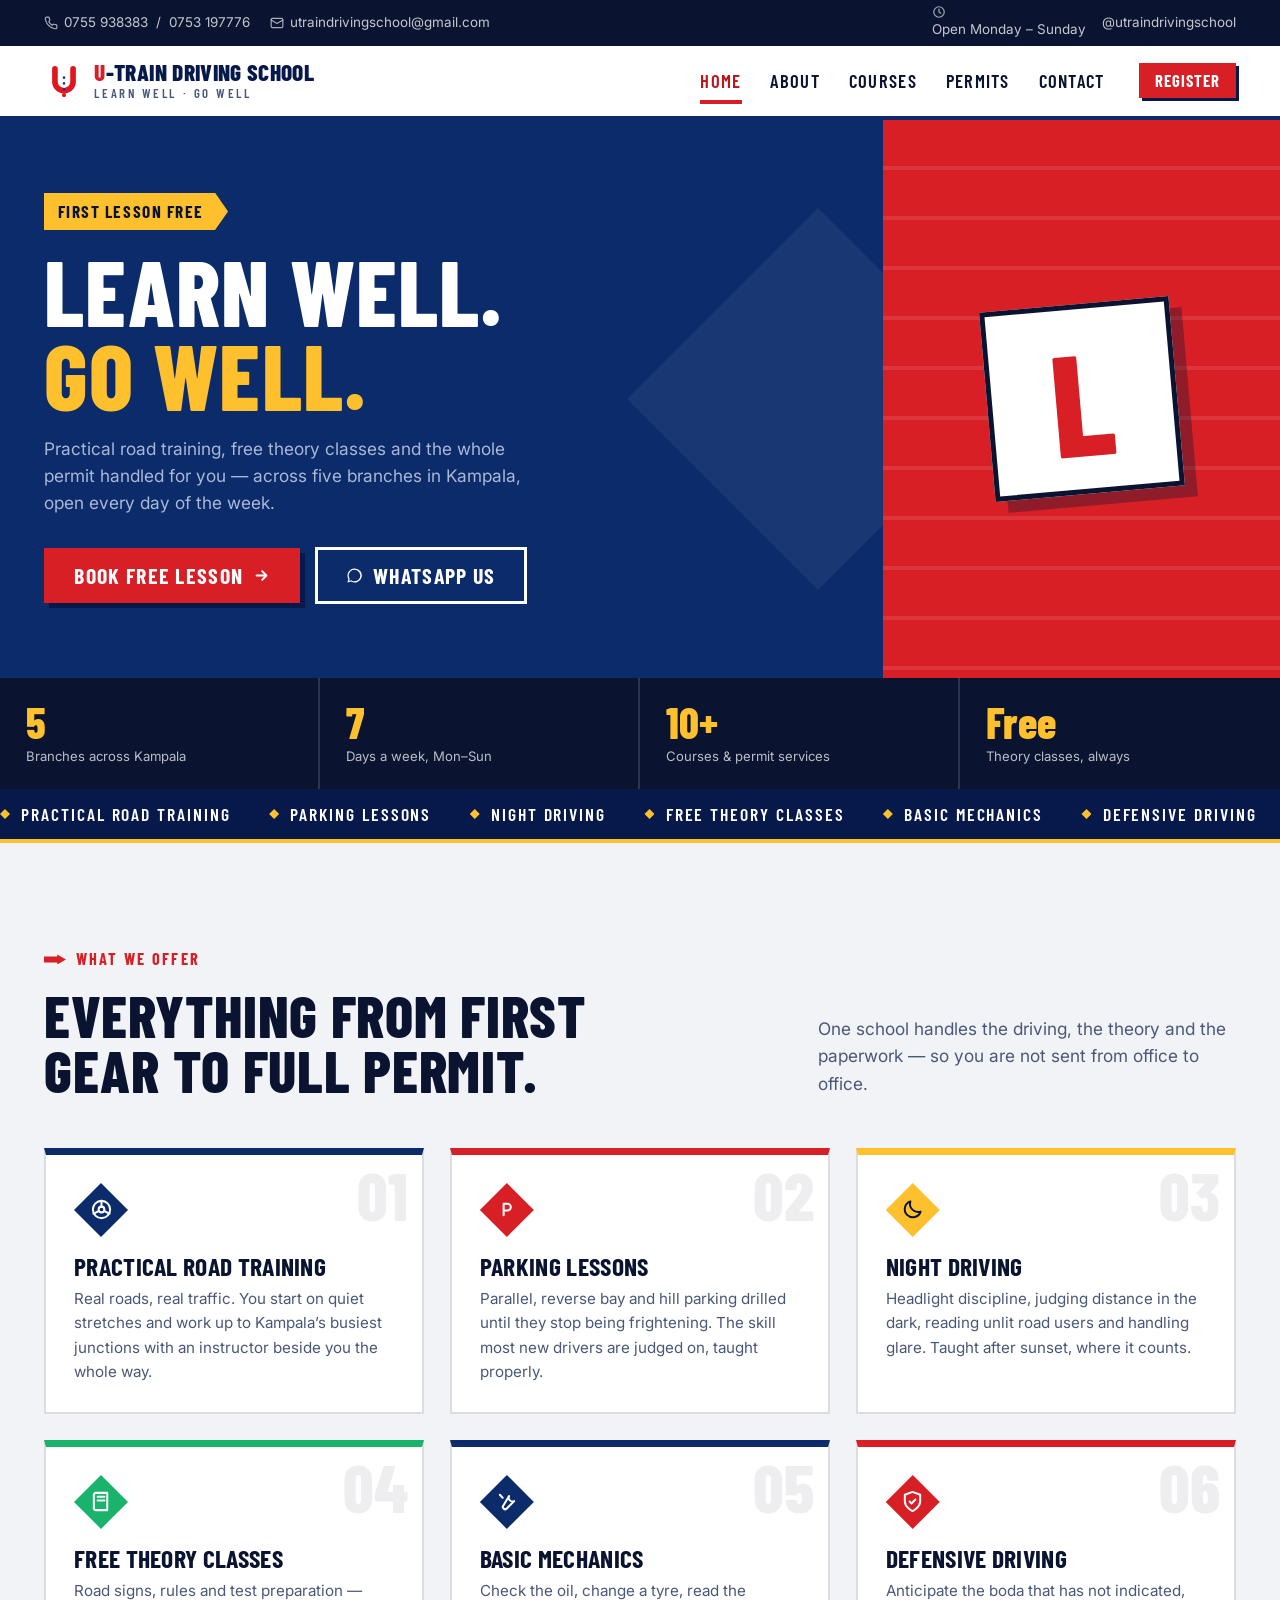
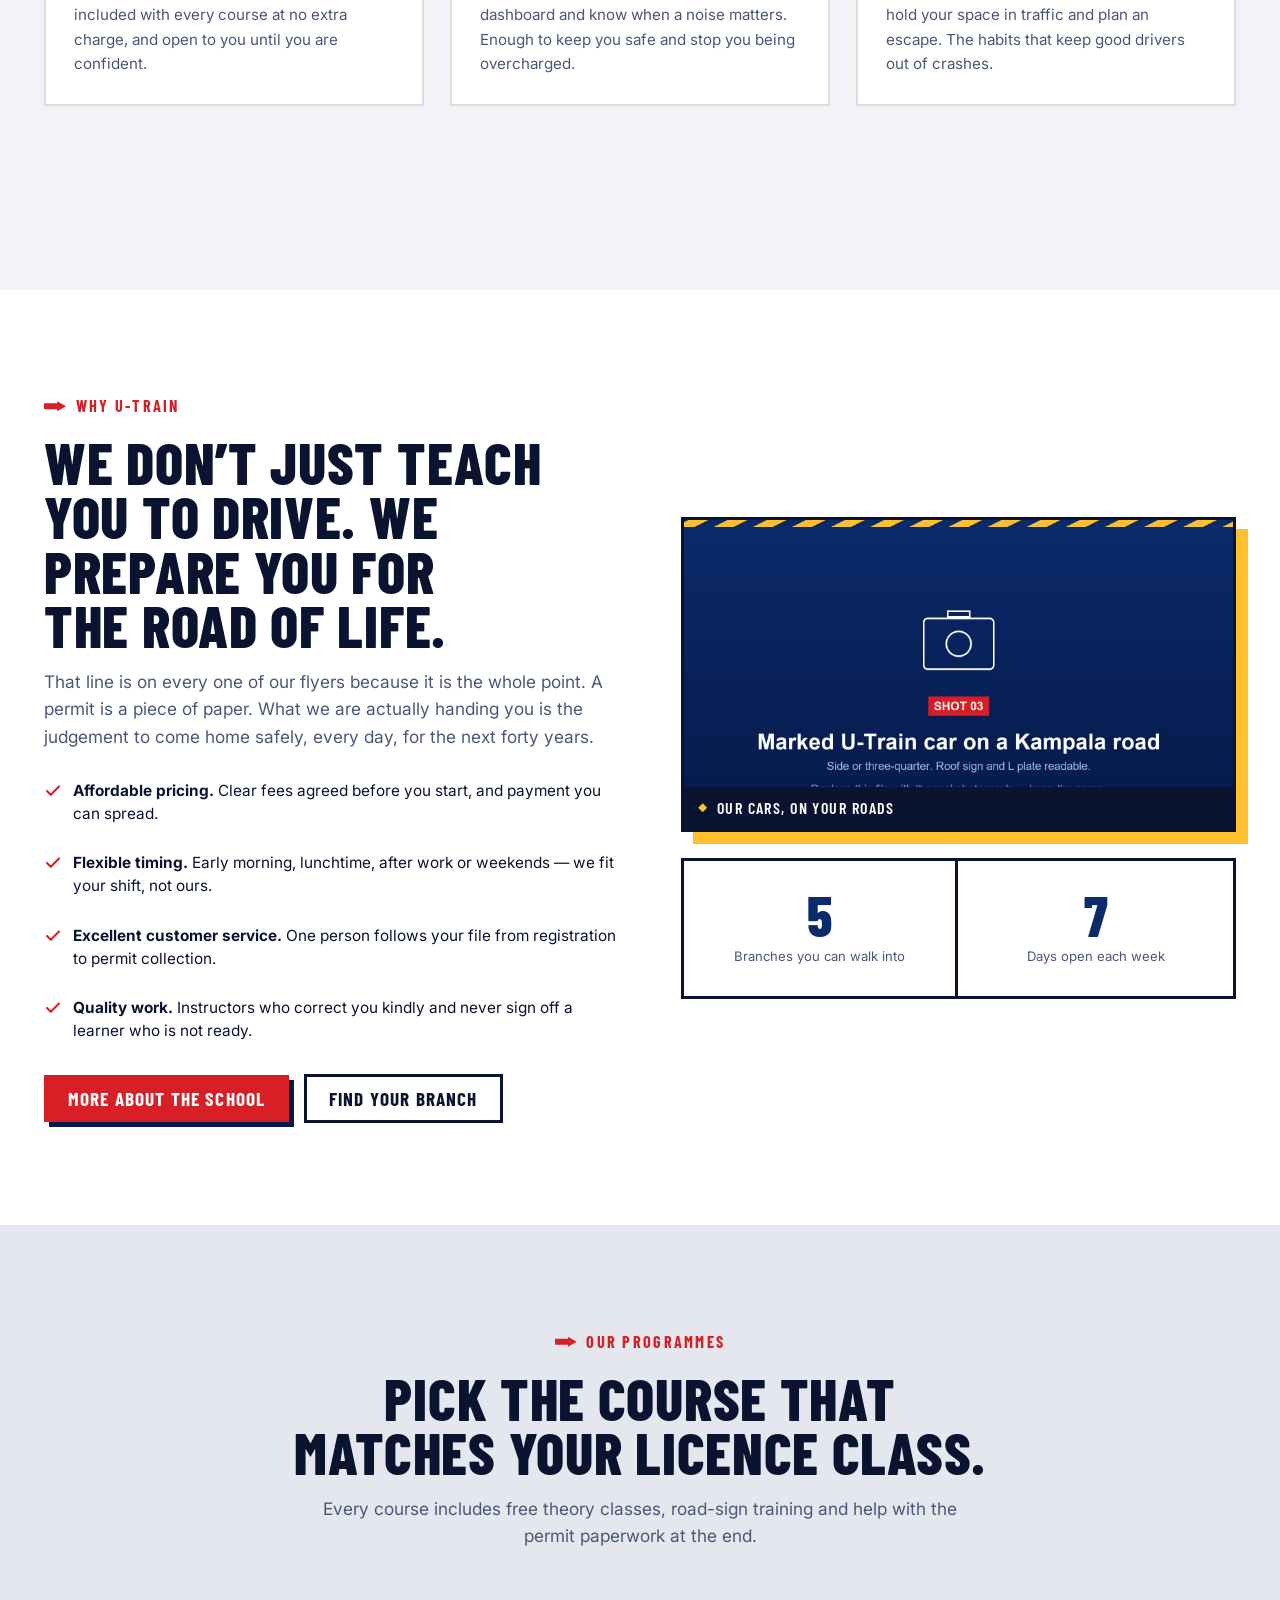
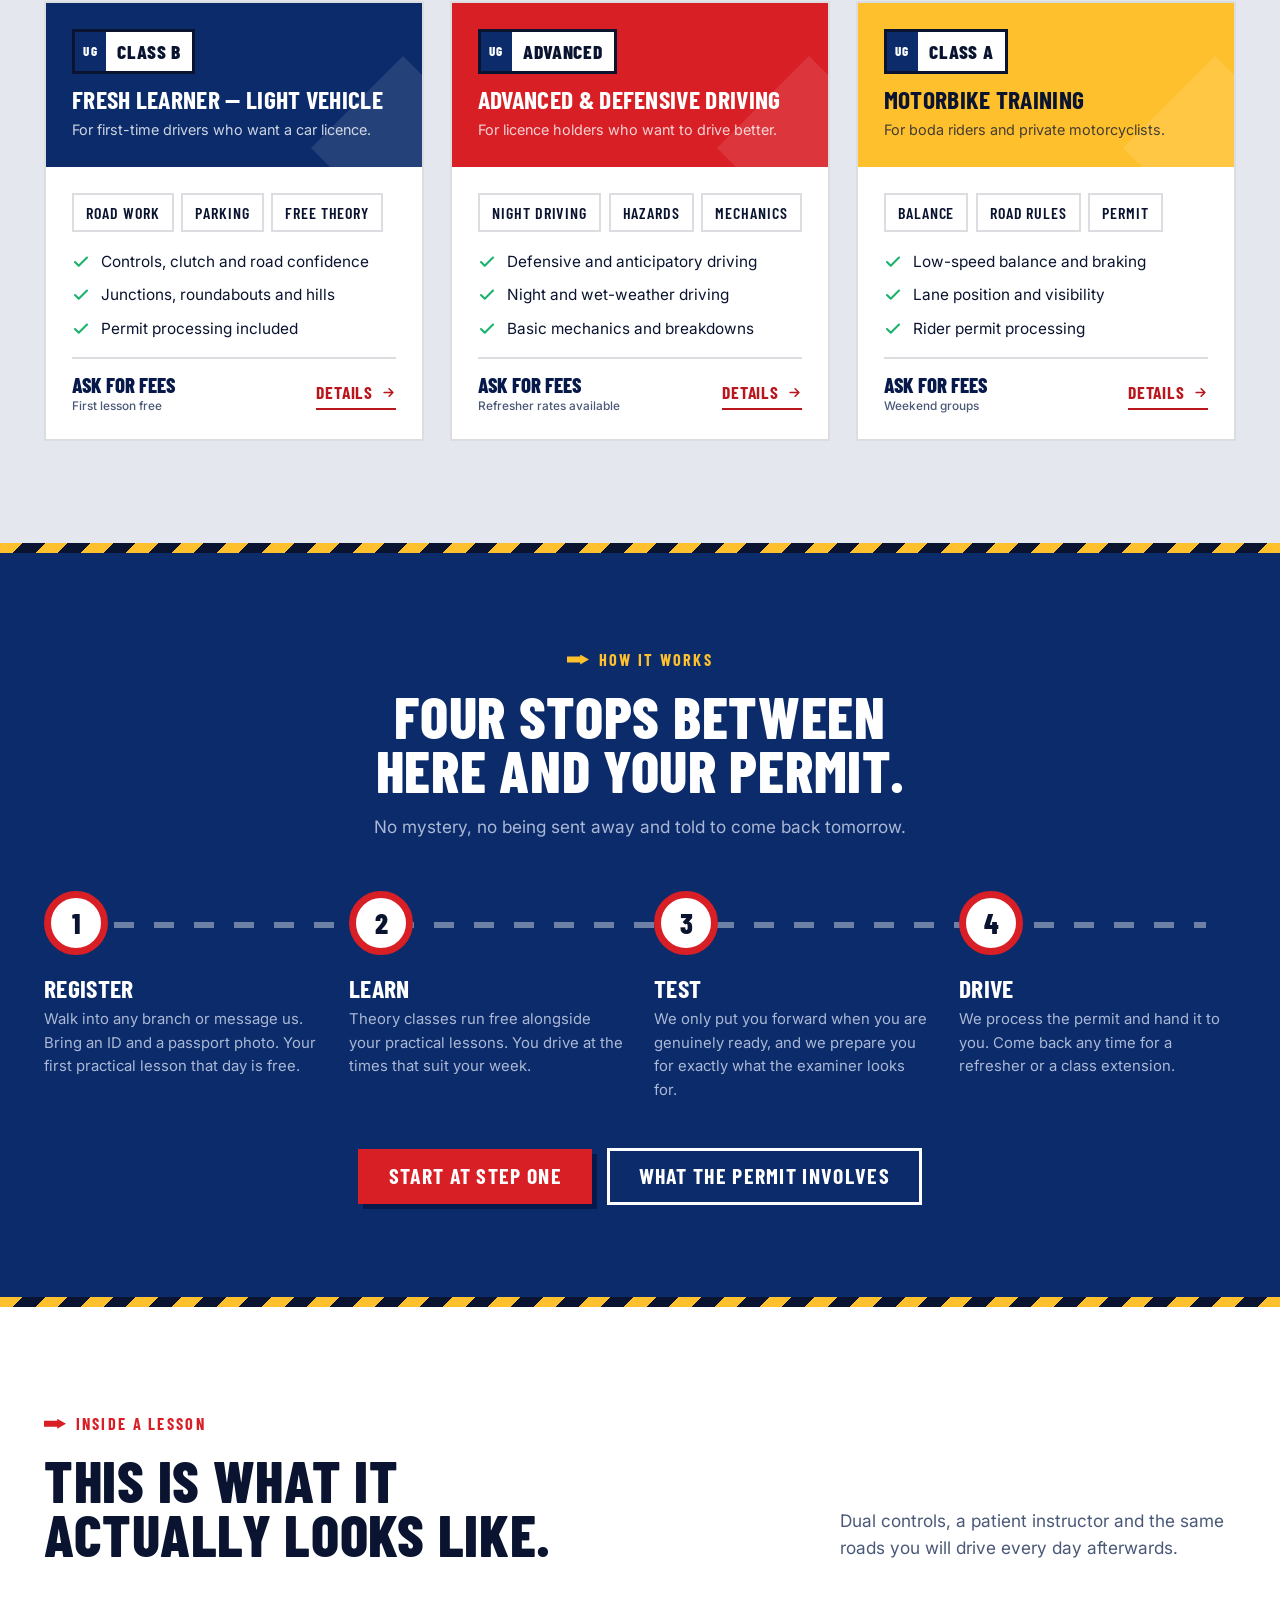
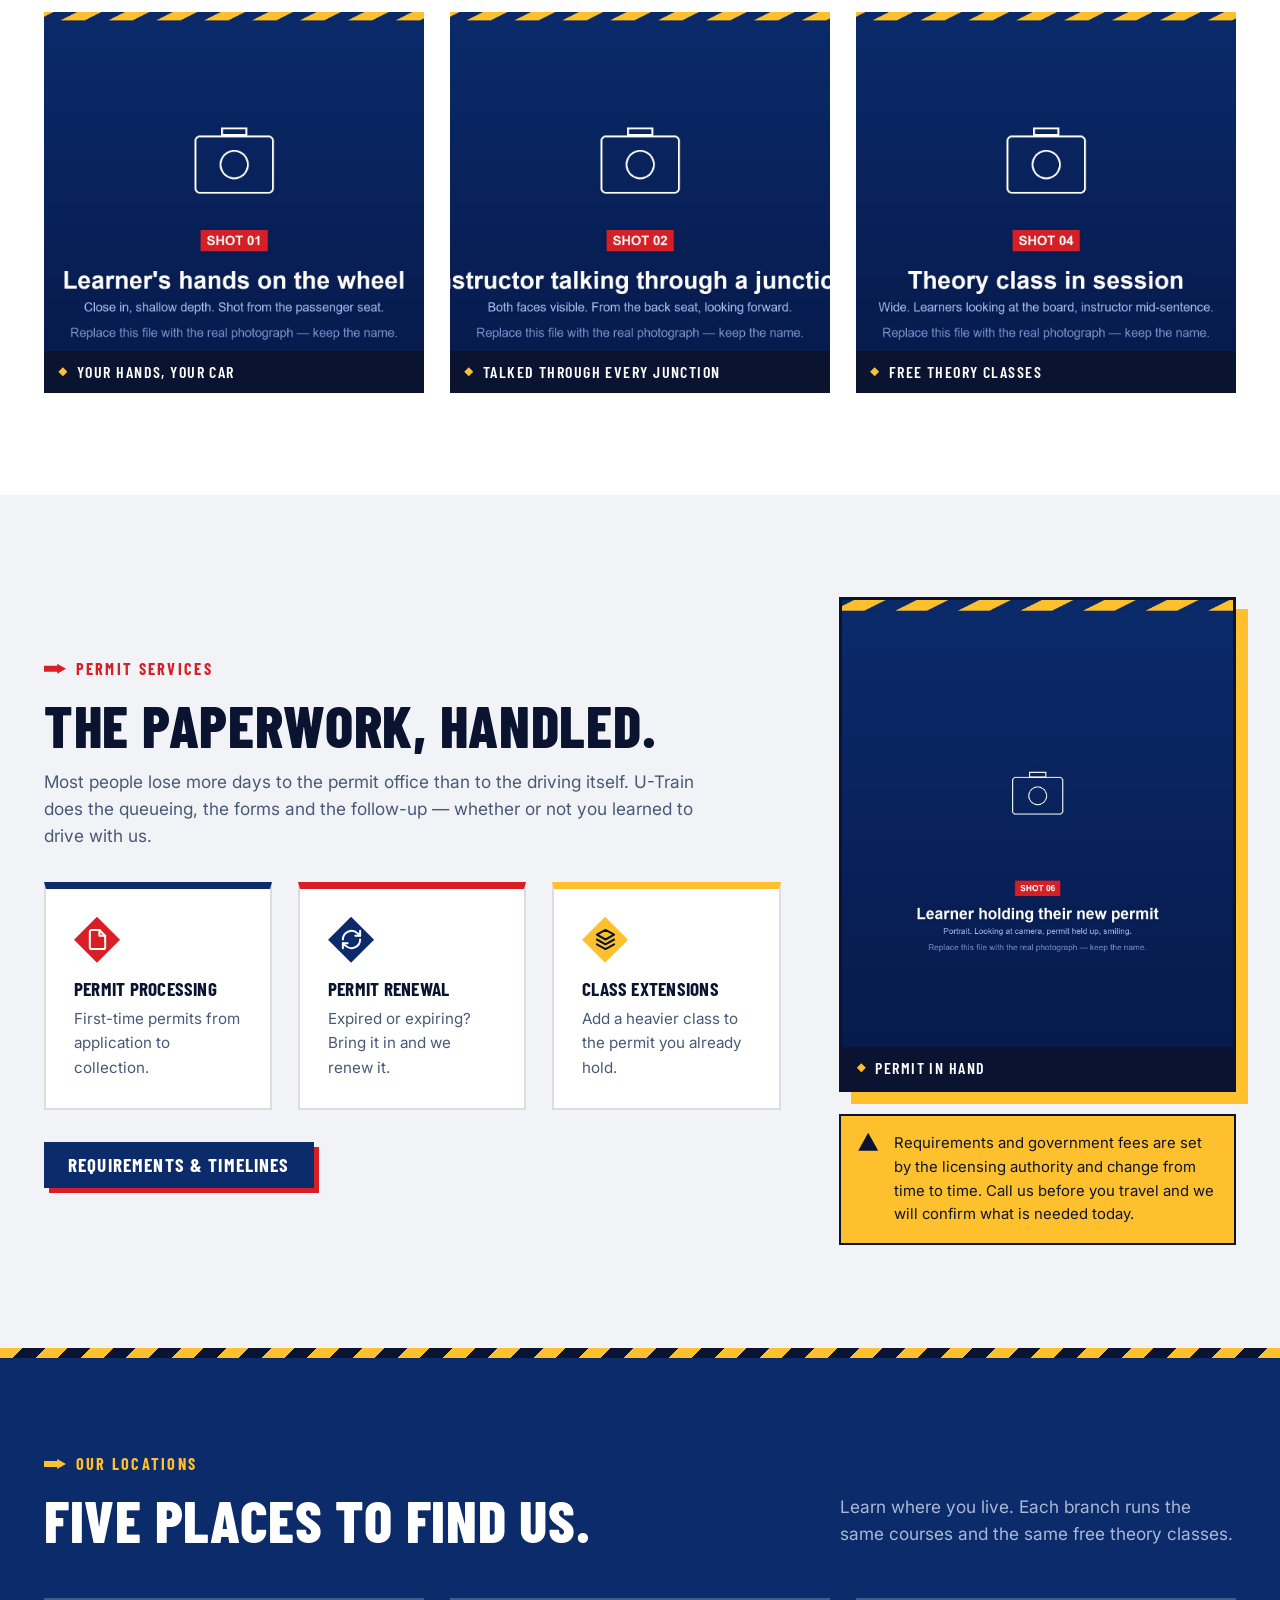
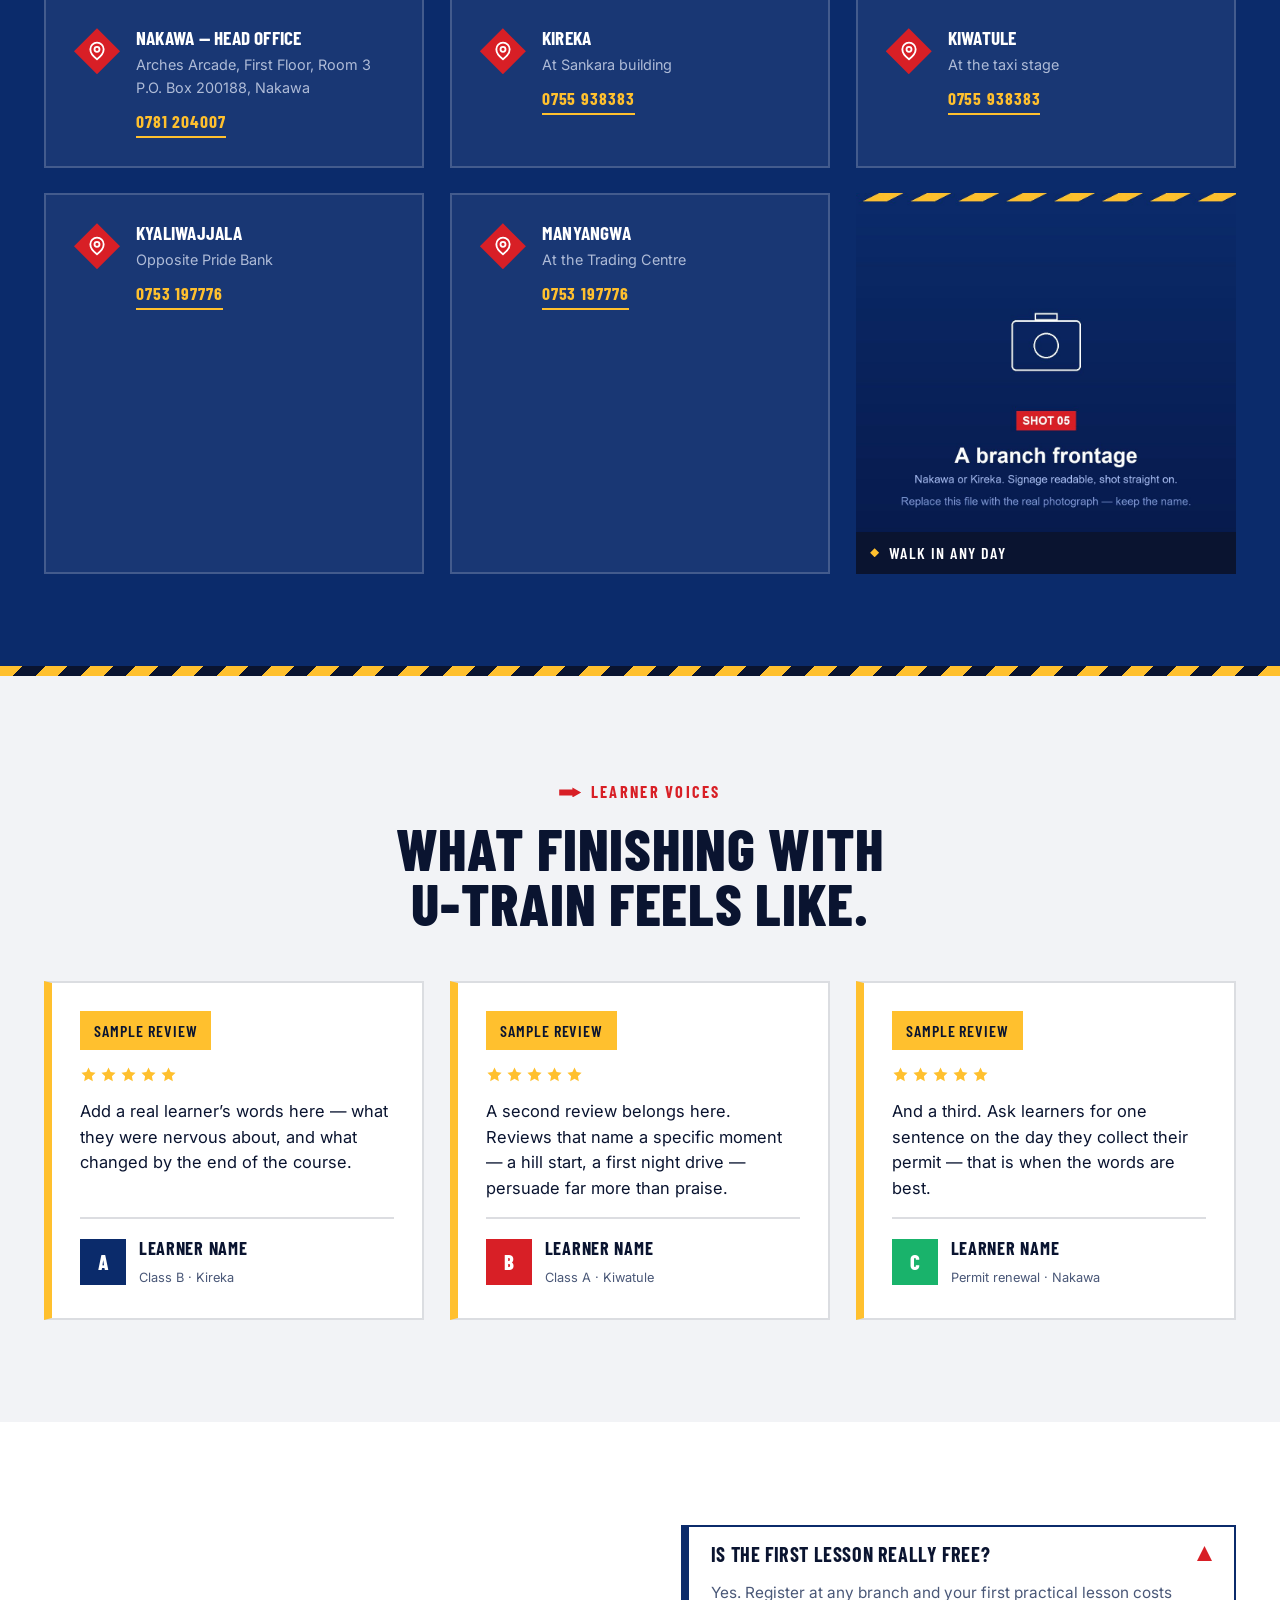
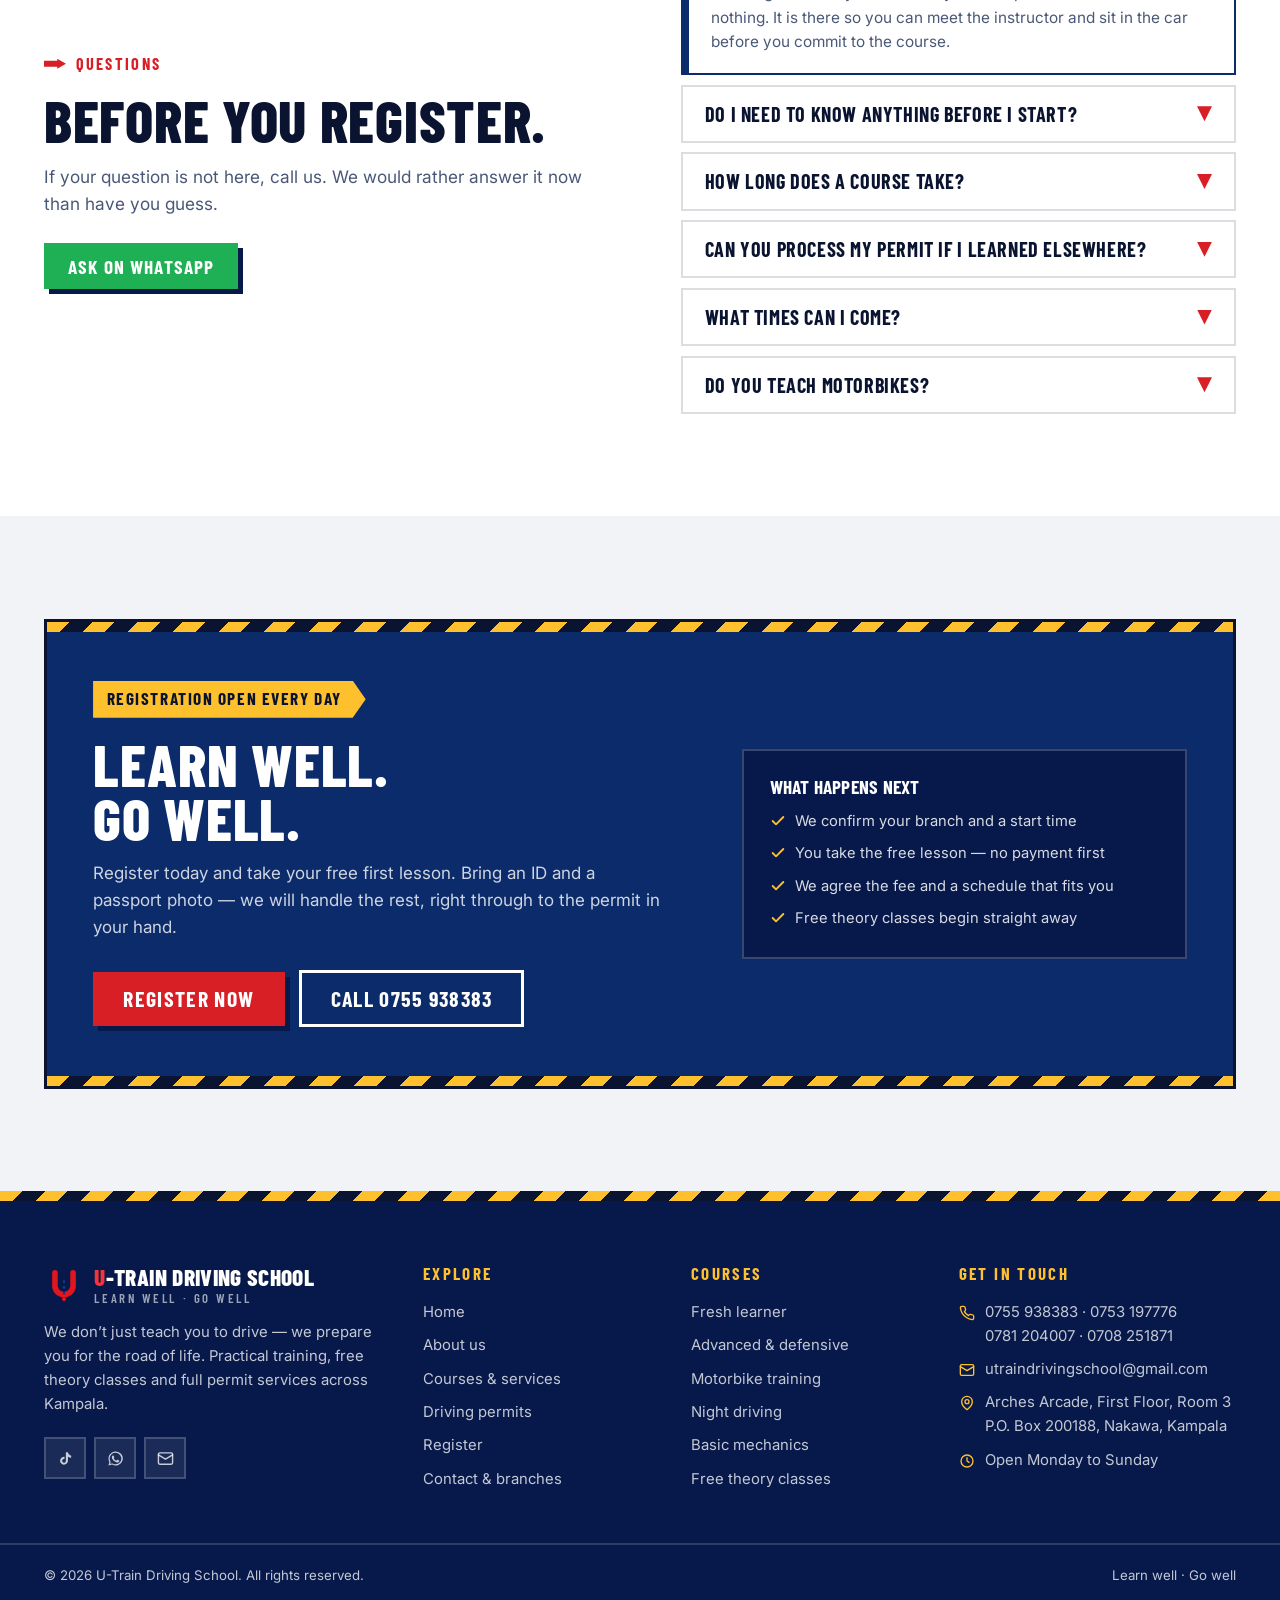
<file: index.html>
<!DOCTYPE html>
<html lang="en">
<head>
<meta charset="utf-8">
<meta name="viewport" content="width=device-width, initial-scale=1">
<title>U-Train Driving School | Driving Lessons &amp; Permits in Kampala</title>
<meta name="description" content="U-Train Driving School teaches practical road driving, parking, night driving, defensive driving and basic mechanics across Kampala — plus permit processing, renewal and class extensions. Free theory classes. Open Monday to Sunday.">
<meta name="theme-color" content="#0B2B6B">
<link rel="canonical" href="https://utraindrivingschool.com/">
<link rel="icon" href="assets/img/favicon.svg" type="image/svg+xml">

<meta property="og:type" content="website">
<meta property="og:title" content="U-Train Driving School | Learn well. Go well.">
<meta property="og:description" content="Practical road training, free theory classes and full permit services across five locations in Kampala.">
<meta property="og:image" content="assets/img/photos/03-car-on-road.jpg">

<link rel="preconnect" href="https://fonts.googleapis.com">
<link rel="preconnect" href="https://fonts.gstatic.com" crossorigin>
<link href="https://fonts.googleapis.com/css2?family=Barlow+Condensed:wght@500;600;700;800&family=Inter:wght@400;500;600;700&display=swap" rel="stylesheet">
<link rel="stylesheet" href="assets/css/styles.css">

<script type="application/ld+json">
{
  "@context":"https://schema.org",
  "@type":"DrivingSchool",
  "name":"U-Train Driving School",
  "slogan":"Learn well. Go well.",
  "description":"Driving school in Kampala, Uganda offering practical road training, parking lessons, night driving, free theory classes, basic mechanics, defensive driving, motorbike training and driving permit services.",
  "telephone":"+256755938383",
  "email":"utraindrivingschool@gmail.com",
  "address":{"@type":"PostalAddress","streetAddress":"Arches Arcade, First Floor, Room 3","postOfficeBoxNumber":"200188","addressLocality":"Nakawa, Kampala","addressCountry":"UG"},
  "areaServed":"Kampala, Uganda",
  "openingHours":"Mo-Su",
  "sameAs":["https://www.tiktok.com/@utraindrivingschool"]
}
</script>
</head>

<body>
<a class="skip" href="#main">Skip to content</a>

<!-- ============ top bar ============ -->
<div class="topbar">
  <div class="container topbar__inner">
    <div class="topbar__left">
      <a href="tel:+256755938383"><svg viewBox="0 0 24 24" fill="none" stroke="currentColor" stroke-width="2" stroke-linecap="round" stroke-linejoin="round"><path d="M22 16.9v3a2 2 0 0 1-2.2 2 19.8 19.8 0 0 1-8.6-3.1 19.5 19.5 0 0 1-6-6A19.8 19.8 0 0 1 2.1 4.2 2 2 0 0 1 4.1 2h3a2 2 0 0 1 2 1.7c.1 1 .4 1.9.7 2.8a2 2 0 0 1-.5 2.1L8.1 9.9a16 16 0 0 0 6 6l1.3-1.3a2 2 0 0 1 2.1-.4c.9.3 1.8.6 2.8.7a2 2 0 0 1 1.7 2Z"/></svg>0755 938383 &nbsp;/&nbsp; 0753 197776</a>
      <a href="mailto:utraindrivingschool@gmail.com"><svg viewBox="0 0 24 24" fill="none" stroke="currentColor" stroke-width="2" stroke-linecap="round" stroke-linejoin="round"><rect x="2" y="4" width="20" height="16" rx="2"/><path d="m22 7-10 6L2 7"/></svg>utraindrivingschool@gmail.com</a>
    </div>
    <div class="topbar__right">
      <span><svg viewBox="0 0 24 24" fill="none" stroke="currentColor" stroke-width="2" stroke-linecap="round"><circle cx="12" cy="12" r="9"/><path d="M12 7v5l3 2"/></svg> Open Monday &ndash; Sunday</span>
      <a href="https://www.tiktok.com/@utraindrivingschool" target="_blank" rel="noopener">@utraindrivingschool</a>
    </div>
  </div>
</div>

<!-- ============ navigation ============ -->
<header class="nav">
  <div class="container nav__inner">
    <a class="brand" href="index.html" aria-label="U-Train Driving School home">
      <img class="brand__mark" src="assets/img/logo-mark.svg" alt="" width="40" height="40">
      <span class="brand__text">
        <span class="brand__name"><em>U</em>-Train Driving School</span>
        <span class="brand__tag">Learn well &middot; Go well</span>
      </span>
    </a>

    <nav class="nav__links" aria-label="Main">
      <a href="index.html" aria-current="page">Home</a>
      <a href="about.html">About</a>
      <a href="courses.html">Courses</a>
      <a href="permits.html">Permits</a>
      <a href="contact.html">Contact</a>
    </nav>

    <div class="nav__cta">
      <a class="btn btn--sm btn--desktop" href="enroll.html">Register</a>
      <button class="nav__toggle" type="button" aria-label="Open menu" aria-expanded="false" aria-controls="drawer"><span></span></button>
    </div>
  </div>
</header>

<div class="scrim"></div>
<aside class="drawer" id="drawer" aria-label="Mobile menu">
  <div class="drawer__head">
    <span class="brand__name" style="color:#fff"><em style="color:var(--red-500);font-style:normal">U</em>-Train</span>
    <button class="drawer__close" type="button" aria-label="Close menu">&times;</button>
  </div>
  <a href="index.html" aria-current="page">Home</a>
  <a href="about.html">About us</a>
  <a href="courses.html">Courses &amp; services</a>
  <a href="permits.html">Driving permits</a>
  <a href="enroll.html">Register</a>
  <a href="contact.html">Contact &amp; branches</a>
  <a class="btn btn--block" href="enroll.html">Book your first lesson</a>
  <a class="btn btn--block btn--wa" href="https://wa.me/256755938383" target="_blank" rel="noopener">WhatsApp us</a>
</aside>

<main id="main">

<!-- ============ hero ============ -->
<section class="hero">
  <div class="hero__grid">
    <div class="hero__main">
      <div class="hero__inner">
        <span class="tagsign">First lesson free</span>
        <h1>Learn well.<br><span class="mark">Go well.</span></h1>
        <p class="lede">Practical road training, free theory classes and the whole permit handled for you &mdash; across five branches in Kampala, open every day of the week.</p>
        <div class="btn-row">
          <a class="btn btn--lg" href="enroll.html">Book free lesson
            <svg viewBox="0 0 24 24" fill="none" stroke="currentColor" stroke-width="2.6" stroke-linecap="round" stroke-linejoin="round"><path d="M5 12h14M13 6l6 6-6 6"/></svg>
          </a>
          <a class="btn btn--lg btn--ghost" href="https://wa.me/256755938383" target="_blank" rel="noopener">
            <svg viewBox="0 0 24 24" fill="currentColor"><path d="M12 2a10 10 0 0 0-8.6 15L2 22l5.2-1.4A10 10 0 1 0 12 2Zm0 18.2a8.2 8.2 0 0 1-4.2-1.2l-.3-.2-3.1.8.8-3-.2-.3A8.2 8.2 0 1 1 12 20.2Z"/></svg>
            WhatsApp us
          </a>
        </div>
      </div>
    </div>
    <div class="hero__aside">
      <div class="lplate"><span>L</span></div>
    </div>
  </div>

  <dl class="hero__proof">
    <div><dt><span data-count="5">5</span></dt><dd>Branches across Kampala</dd></div>
    <div><dt><span data-count="7">7</span></dt><dd>Days a week, Mon&ndash;Sun</dd></div>
    <div><dt><span data-count="10" data-suffix="+">10+</span></dt><dd>Courses &amp; permit services</dd></div>
    <div><dt>Free</dt><dd>Theory classes, always</dd></div>
  </dl>
</section>

<!-- ============ trust marquee ============ -->
<div class="marquee" aria-hidden="true">
  <div class="marquee__track">
    <span>Practical road training</span><span>Parking lessons</span><span>Night driving</span><span>Free theory classes</span><span>Basic mechanics</span><span>Defensive driving</span><span>Motorbike training</span><span>Permit processing</span><span>Permit renewal</span><span>Class extensions</span>
    <span>Practical road training</span><span>Parking lessons</span><span>Night driving</span><span>Free theory classes</span><span>Basic mechanics</span><span>Defensive driving</span><span>Motorbike training</span><span>Permit processing</span><span>Permit renewal</span><span>Class extensions</span>
  </div>
</div>

<!-- ============ services ============ -->
<section class="sec sec--paper">
  <div class="container">
    <div class="sec-head sec-head--row reveal">
      <div>
        <span class="eyebrow">What we offer</span>
        <h2>Everything from first gear to full permit.</h2>
      </div>
      <p class="lede" style="max-width:38ch">One school handles the driving, the theory and the paperwork &mdash; so you are not sent from office to office.</p>
    </div>

    <div class="grid g-3">
      <article class="card card--hover sign svc reveal">
        <span class="svc__no">01</span>
        <div class="icon-badge"><svg viewBox="0 0 24 24" fill="none" stroke="currentColor" stroke-width="2.1" stroke-linecap="round" stroke-linejoin="round"><circle cx="12" cy="12" r="9"/><circle cx="12" cy="12" r="3"/><path d="M12 3v6M3.6 16.5l5.6-3M20.4 16.5l-5.6-3"/></svg></div>
        <h3>Practical road training</h3>
        <p>Real roads, real traffic. You start on quiet stretches and work up to Kampala&rsquo;s busiest junctions with an instructor beside you the whole way.</p>
      </article>

      <article class="card card--hover sign svc reveal" data-d="1">
        <span class="svc__no">02</span>
        <div class="icon-badge icon-badge--red"><svg viewBox="0 0 24 24" fill="none" stroke="currentColor" stroke-width="2.1" stroke-linecap="round" stroke-linejoin="round"><path d="M9 18V6h4a3.5 3.5 0 0 1 0 7H9"/></svg></div>
        <h3>Parking lessons</h3>
        <p>Parallel, reverse bay and hill parking drilled until they stop being frightening. The skill most new drivers are judged on, taught properly.</p>
      </article>

      <article class="card card--hover sign svc reveal" data-d="2">
        <span class="svc__no">03</span>
        <div class="icon-badge icon-badge--amber"><svg viewBox="0 0 24 24" fill="none" stroke="currentColor" stroke-width="2.1" stroke-linecap="round" stroke-linejoin="round"><path d="M20.5 14.2A8.5 8.5 0 0 1 9.8 3.5a8.5 8.5 0 1 0 10.7 10.7Z"/></svg></div>
        <h3>Night driving</h3>
        <p>Headlight discipline, judging distance in the dark, reading unlit road users and handling glare. Taught after sunset, where it counts.</p>
      </article>

      <article class="card card--hover sign svc reveal">
        <span class="svc__no">04</span>
        <div class="icon-badge icon-badge--green"><svg viewBox="0 0 24 24" fill="none" stroke="currentColor" stroke-width="2.1" stroke-linecap="round" stroke-linejoin="round"><path d="M4 19.5V5a2 2 0 0 1 2-2h12v18H6a2 2 0 0 1-2-2Z"/><path d="M8 7h7M8 11h7"/></svg></div>
        <h3>Free theory classes</h3>
        <p>Road signs, rules and test preparation &mdash; included with every course at no extra charge, and open to you until you are confident.</p>
      </article>

      <article class="card card--hover sign svc reveal" data-d="1">
        <span class="svc__no">05</span>
        <div class="icon-badge"><svg viewBox="0 0 24 24" fill="none" stroke="currentColor" stroke-width="2.1" stroke-linecap="round" stroke-linejoin="round"><path d="M14.7 6.3a4 4 0 0 0 5.3 5.3l-7.7 7.7a2.4 2.4 0 0 1-3.4-3.4Z"/><path d="m5 5 3 3"/></svg></div>
        <h3>Basic mechanics</h3>
        <p>Check the oil, change a tyre, read the dashboard and know when a noise matters. Enough to keep you safe and stop you being overcharged.</p>
      </article>

      <article class="card card--hover sign svc reveal" data-d="2">
        <span class="svc__no">06</span>
        <div class="icon-badge icon-badge--red"><svg viewBox="0 0 24 24" fill="none" stroke="currentColor" stroke-width="2.1" stroke-linecap="round" stroke-linejoin="round"><path d="M12 22s8-4 8-10V5l-8-3-8 3v7c0 6 8 10 8 10Z"/><path d="m9 12 2 2 4-4"/></svg></div>
        <h3>Defensive driving</h3>
        <p>Anticipate the boda that has not indicated, hold your space in traffic and plan an escape. The habits that keep good drivers out of crashes.</p>
      </article>
    </div>

    <div class="btn-row reveal" style="margin-top:2.2rem">
      <a class="btn btn--navy" href="courses.html">All courses &amp; fees</a>
      <a class="tlink" href="permits.html">Permit processing, renewal &amp; extensions
        <svg viewBox="0 0 24 24" fill="none" stroke="currentColor" stroke-width="2.6" stroke-linecap="round" stroke-linejoin="round"><path d="M5 12h14M13 6l6 6-6 6"/></svg>
      </a>
    </div>
  </div>
</section>

<!-- ============ why us ============ -->
<section class="sec sec--white">
  <div class="container split">
    <div class="reveal">
      <span class="eyebrow">Why U-Train</span>
      <h2>We don&rsquo;t just teach you to drive. We prepare you for the road of life.</h2>
      <p class="lede" style="margin-top:1rem">That line is on every one of our flyers because it is the whole point. A permit is a piece of paper. What we are actually handing you is the judgement to come home safely, every day, for the next forty years.</p>

      <ul class="ticks ticks--red stack" style="margin-top:1.8rem">
        <li><svg viewBox="0 0 24 24" fill="none" stroke="currentColor" stroke-width="2.8" stroke-linecap="round" stroke-linejoin="round"><path d="M20 6 9 17l-5-5"/></svg><span><b>Affordable pricing.</b> Clear fees agreed before you start, and payment you can spread.</span></li>
        <li><svg viewBox="0 0 24 24" fill="none" stroke="currentColor" stroke-width="2.8" stroke-linecap="round" stroke-linejoin="round"><path d="M20 6 9 17l-5-5"/></svg><span><b>Flexible timing.</b> Early morning, lunchtime, after work or weekends &mdash; we fit your shift, not ours.</span></li>
        <li><svg viewBox="0 0 24 24" fill="none" stroke="currentColor" stroke-width="2.8" stroke-linecap="round" stroke-linejoin="round"><path d="M20 6 9 17l-5-5"/></svg><span><b>Excellent customer service.</b> One person follows your file from registration to permit collection.</span></li>
        <li><svg viewBox="0 0 24 24" fill="none" stroke="currentColor" stroke-width="2.8" stroke-linecap="round" stroke-linejoin="round"><path d="M20 6 9 17l-5-5"/></svg><span><b>Quality work.</b> Instructors who correct you kindly and never sign off a learner who is not ready.</span></li>
      </ul>

      <div class="btn-row" style="margin-top:2rem">
        <a class="btn" href="about.html">More about the school</a>
        <a class="btn btn--ghost" href="contact.html">Find your branch</a>
      </div>
    </div>

    <div class="reveal" data-d="1">
      <figure class="photo photo--framed photo--wide">
        <img src="assets/img/photos/03-car-on-road.jpg" alt="A marked U-Train Driving School training car on a road in Kampala" loading="lazy" width="1600" height="900">
        <figcaption class="photo__cap">Our cars, on your roads</figcaption>
      </figure>
      <div class="stats stats--2" style="margin-top:26px">
        <div class="stat"><div class="stat__n"><span data-count="5">5</span></div><div class="stat__l">Branches you can walk into</div></div>
        <div class="stat"><div class="stat__n"><span data-count="7">7</span></div><div class="stat__l">Days open each week</div></div>
      </div>
    </div>
  </div>
</section>

<!-- ============ courses preview ============ -->
<section class="sec sec--soft">
  <div class="container">
    <div class="sec-head sec-head--center reveal">
      <span class="eyebrow">Our programmes</span>
      <h2>Pick the course that matches your licence class.</h2>
      <p class="lede" style="margin-inline:auto">Every course includes free theory classes, road-sign training and help with the permit paperwork at the end.</p>
    </div>

    <div class="grid g-3">
      <article class="card card--hover course reveal">
        <div class="course__top">
          <span class="plate"><span>UG</span><span>Class B</span></span>
          <h3>Fresh learner &mdash; light vehicle</h3>
          <p>For first-time drivers who want a car licence.</p>
        </div>
        <div class="course__body">
          <div class="course__meta">
            <span class="chip">Road work</span><span class="chip">Parking</span><span class="chip">Free theory</span>
          </div>
          <ul class="ticks">
            <li><svg viewBox="0 0 24 24" fill="none" stroke="currentColor" stroke-width="2.8" stroke-linecap="round" stroke-linejoin="round"><path d="M20 6 9 17l-5-5"/></svg>Controls, clutch and road confidence</li>
            <li><svg viewBox="0 0 24 24" fill="none" stroke="currentColor" stroke-width="2.8" stroke-linecap="round" stroke-linejoin="round"><path d="M20 6 9 17l-5-5"/></svg>Junctions, roundabouts and hills</li>
            <li><svg viewBox="0 0 24 24" fill="none" stroke="currentColor" stroke-width="2.8" stroke-linecap="round" stroke-linejoin="round"><path d="M20 6 9 17l-5-5"/></svg>Permit processing included</li>
          </ul>
          <div class="course__foot">
            <span class="course__price">Ask for fees<small>First lesson free</small></span>
            <a class="tlink" href="courses.html#fresh">Details
              <svg viewBox="0 0 24 24" fill="none" stroke="currentColor" stroke-width="2.6" stroke-linecap="round" stroke-linejoin="round"><path d="M5 12h14M13 6l6 6-6 6"/></svg>
            </a>
          </div>
        </div>
      </article>

      <article class="card card--hover course course--red reveal" data-d="1">
        <div class="course__top">
          <span class="plate"><span>UG</span><span>Advanced</span></span>
          <h3>Advanced &amp; defensive driving</h3>
          <p>For licence holders who want to drive better.</p>
        </div>
        <div class="course__body">
          <div class="course__meta">
            <span class="chip">Night driving</span><span class="chip">Hazards</span><span class="chip">Mechanics</span>
          </div>
          <ul class="ticks">
            <li><svg viewBox="0 0 24 24" fill="none" stroke="currentColor" stroke-width="2.8" stroke-linecap="round" stroke-linejoin="round"><path d="M20 6 9 17l-5-5"/></svg>Defensive and anticipatory driving</li>
            <li><svg viewBox="0 0 24 24" fill="none" stroke="currentColor" stroke-width="2.8" stroke-linecap="round" stroke-linejoin="round"><path d="M20 6 9 17l-5-5"/></svg>Night and wet-weather driving</li>
            <li><svg viewBox="0 0 24 24" fill="none" stroke="currentColor" stroke-width="2.8" stroke-linecap="round" stroke-linejoin="round"><path d="M20 6 9 17l-5-5"/></svg>Basic mechanics and breakdowns</li>
          </ul>
          <div class="course__foot">
            <span class="course__price">Ask for fees<small>Refresher rates available</small></span>
            <a class="tlink" href="courses.html#advanced">Details
              <svg viewBox="0 0 24 24" fill="none" stroke="currentColor" stroke-width="2.6" stroke-linecap="round" stroke-linejoin="round"><path d="M5 12h14M13 6l6 6-6 6"/></svg>
            </a>
          </div>
        </div>
      </article>

      <article class="card card--hover course course--amber reveal" data-d="2">
        <div class="course__top">
          <span class="plate"><span>UG</span><span>Class A</span></span>
          <h3>Motorbike training</h3>
          <p>For boda riders and private motorcyclists.</p>
        </div>
        <div class="course__body">
          <div class="course__meta">
            <span class="chip">Balance</span><span class="chip">Road rules</span><span class="chip">Permit</span>
          </div>
          <ul class="ticks">
            <li><svg viewBox="0 0 24 24" fill="none" stroke="currentColor" stroke-width="2.8" stroke-linecap="round" stroke-linejoin="round"><path d="M20 6 9 17l-5-5"/></svg>Low-speed balance and braking</li>
            <li><svg viewBox="0 0 24 24" fill="none" stroke="currentColor" stroke-width="2.8" stroke-linecap="round" stroke-linejoin="round"><path d="M20 6 9 17l-5-5"/></svg>Lane position and visibility</li>
            <li><svg viewBox="0 0 24 24" fill="none" stroke="currentColor" stroke-width="2.8" stroke-linecap="round" stroke-linejoin="round"><path d="M20 6 9 17l-5-5"/></svg>Rider permit processing</li>
          </ul>
          <div class="course__foot">
            <span class="course__price">Ask for fees<small>Weekend groups</small></span>
            <a class="tlink" href="courses.html#motorbike">Details
              <svg viewBox="0 0 24 24" fill="none" stroke="currentColor" stroke-width="2.6" stroke-linecap="round" stroke-linejoin="round"><path d="M5 12h14M13 6l6 6-6 6"/></svg>
            </a>
          </div>
        </div>
      </article>
    </div>
  </div>
</section>

<!-- ============ the journey ============ -->
<section class="sec sec--dark">
  <div class="container">
    <div class="sec-head sec-head--center reveal">
      <span class="eyebrow">How it works</span>
      <h2>Four stops between here and your permit.</h2>
      <p class="lede" style="margin-inline:auto">No mystery, no being sent away and told to come back tomorrow.</p>
    </div>

    <ol class="journey">
      <li class="step reveal">
        <div class="step__n">1</div>
        <h3>Register</h3>
        <p>Walk into any branch or message us. Bring an ID and a passport photo. Your first practical lesson that day is free.</p>
      </li>
      <li class="step reveal" data-d="1">
        <div class="step__n">2</div>
        <h3>Learn</h3>
        <p>Theory classes run free alongside your practical lessons. You drive at the times that suit your week.</p>
      </li>
      <li class="step reveal" data-d="2">
        <div class="step__n">3</div>
        <h3>Test</h3>
        <p>We only put you forward when you are genuinely ready, and we prepare you for exactly what the examiner looks for.</p>
      </li>
      <li class="step reveal" data-d="3">
        <div class="step__n">4</div>
        <h3>Drive</h3>
        <p>We process the permit and hand it to you. Come back any time for a refresher or a class extension.</p>
      </li>
    </ol>

    <div class="btn-row reveal" style="margin-top:2.8rem;justify-content:center">
      <a class="btn btn--lg" href="enroll.html">Start at step one</a>
      <a class="btn btn--lg btn--ghost" href="permits.html">What the permit involves</a>
    </div>
  </div>
</section>

<!-- ============ inside a lesson (photo band) ============ -->
<section class="sec sec--white">
  <div class="container">
    <div class="sec-head sec-head--row reveal">
      <div>
        <span class="eyebrow">Inside a lesson</span>
        <h2>This is what it actually looks like.</h2>
      </div>
      <p class="lede" style="max-width:36ch">Dual controls, a patient instructor and the same roads you will drive every day afterwards.</p>
    </div>

    <div class="grid g-3">
      <figure class="photo photo--square reveal">
        <img src="assets/img/photos/01-hands-on-wheel.jpg" alt="A learner's hands on the steering wheel during a U-Train driving lesson" loading="lazy" width="1600" height="1000">
        <figcaption class="photo__cap">Your hands, your car</figcaption>
      </figure>
      <figure class="photo photo--square reveal" data-d="1">
        <img src="assets/img/photos/02-instructor-junction.jpg" alt="A U-Train instructor talking a learner through a junction" loading="lazy" width="1600" height="1000">
        <figcaption class="photo__cap">Talked through every junction</figcaption>
      </figure>
      <figure class="photo photo--square reveal" data-d="2">
        <img src="assets/img/photos/04-theory-class.jpg" alt="A free theory class in session at U-Train Driving School" loading="lazy" width="1600" height="1000">
        <figcaption class="photo__cap">Free theory classes</figcaption>
      </figure>
    </div>
  </div>
</section>

<!-- ============ permits ============ -->
<section class="sec sec--paper">
  <div class="container split split--wide-left">
    <div class="reveal">
      <span class="eyebrow">Permit services</span>
      <h2>The paperwork, handled.</h2>
      <p class="lede" style="margin-top:1rem">Most people lose more days to the permit office than to the driving itself. U-Train does the queueing, the forms and the follow-up &mdash; whether or not you learned to drive with us.</p>

      <div class="grid g-3" style="margin-top:2rem">
        <div class="card sign reveal">
          <div class="icon-badge icon-badge--red" style="width:46px;height:46px"><svg viewBox="0 0 24 24" fill="none" stroke="currentColor" stroke-width="2.1" stroke-linecap="round" stroke-linejoin="round"><path d="M14 2H6a2 2 0 0 0-2 2v16a2 2 0 0 0 2 2h12a2 2 0 0 0 2-2V8Z"/><path d="M14 2v6h6"/></svg></div>
          <h4>Permit processing</h4>
          <p style="margin-top:.4rem">First-time permits from application to collection.</p>
        </div>
        <div class="card sign reveal" data-d="1">
          <div class="icon-badge" style="width:46px;height:46px"><svg viewBox="0 0 24 24" fill="none" stroke="currentColor" stroke-width="2.1" stroke-linecap="round" stroke-linejoin="round"><path d="M3 12a9 9 0 0 1 15.3-6.4L21 8"/><path d="M21 3v5h-5"/><path d="M21 12a9 9 0 0 1-15.3 6.4L3 16"/><path d="M3 21v-5h5"/></svg></div>
          <h4>Permit renewal</h4>
          <p style="margin-top:.4rem">Expired or expiring? Bring it in and we renew it.</p>
        </div>
        <div class="card sign reveal" data-d="2">
          <div class="icon-badge icon-badge--amber" style="width:46px;height:46px"><svg viewBox="0 0 24 24" fill="none" stroke="currentColor" stroke-width="2.1" stroke-linecap="round" stroke-linejoin="round"><path d="m12 2 9 5-9 5-9-5Z"/><path d="m3 12 9 5 9-5"/><path d="m3 17 9 5 9-5"/></svg></div>
          <h4>Class extensions</h4>
          <p style="margin-top:.4rem">Add a heavier class to the permit you already hold.</p>
        </div>
      </div>

      <div class="btn-row" style="margin-top:2rem">
        <a class="btn btn--navy" href="permits.html">Requirements &amp; timelines</a>
      </div>
    </div>

    <div class="reveal" data-d="1">
      <figure class="photo photo--tall photo--framed">
        <img src="assets/img/photos/06-permit-portrait.jpg" alt="A U-Train learner holding their new Ugandan driving permit" loading="lazy" width="1200" height="1500">
        <figcaption class="photo__cap">Permit in hand</figcaption>
      </figure>
      <p class="note" style="margin-top:1.4rem">Requirements and government fees are set by the licensing authority and change from time to time. Call us before you travel and we will confirm what is needed today.</p>
    </div>
  </div>
</section>

<!-- ============ branches ============ -->
<section class="sec sec--dark">
  <div class="container">
    <div class="sec-head sec-head--row reveal">
      <div>
        <span class="eyebrow">Our locations</span>
        <h2>Five places to find us.</h2>
      </div>
      <p class="lede" style="max-width:36ch">Learn where you live. Each branch runs the same courses and the same free theory classes.</p>
    </div>

    <div class="grid g-3">
      <div class="card card--hover reveal">
        <div class="branch">
          <span class="branch__pin"><svg viewBox="0 0 24 24" fill="none" stroke="currentColor" stroke-width="2.2" stroke-linecap="round" stroke-linejoin="round"><path d="M20 10c0 6-8 12-8 12s-8-6-8-12a8 8 0 0 1 16 0Z"/><circle cx="12" cy="10" r="3"/></svg></span>
          <div>
            <h4>Nakawa &mdash; head office</h4>
            <p>Arches Arcade, First Floor, Room&nbsp;3<br>P.O. Box 200188, Nakawa</p>
            <a class="tlink" href="tel:+256781204007">0781 204007</a>
          </div>
        </div>
      </div>
      <div class="card card--hover reveal" data-d="1">
        <div class="branch">
          <span class="branch__pin"><svg viewBox="0 0 24 24" fill="none" stroke="currentColor" stroke-width="2.2" stroke-linecap="round" stroke-linejoin="round"><path d="M20 10c0 6-8 12-8 12s-8-6-8-12a8 8 0 0 1 16 0Z"/><circle cx="12" cy="10" r="3"/></svg></span>
          <div>
            <h4>Kireka</h4>
            <p>At Sankara building</p>
            <a class="tlink" href="tel:+256755938383">0755 938383</a>
          </div>
        </div>
      </div>
      <div class="card card--hover reveal" data-d="2">
        <div class="branch">
          <span class="branch__pin"><svg viewBox="0 0 24 24" fill="none" stroke="currentColor" stroke-width="2.2" stroke-linecap="round" stroke-linejoin="round"><path d="M20 10c0 6-8 12-8 12s-8-6-8-12a8 8 0 0 1 16 0Z"/><circle cx="12" cy="10" r="3"/></svg></span>
          <div>
            <h4>Kiwatule</h4>
            <p>At the taxi stage</p>
            <a class="tlink" href="tel:+256755938383">0755 938383</a>
          </div>
        </div>
      </div>
      <div class="card card--hover reveal">
        <div class="branch">
          <span class="branch__pin"><svg viewBox="0 0 24 24" fill="none" stroke="currentColor" stroke-width="2.2" stroke-linecap="round" stroke-linejoin="round"><path d="M20 10c0 6-8 12-8 12s-8-6-8-12a8 8 0 0 1 16 0Z"/><circle cx="12" cy="10" r="3"/></svg></span>
          <div>
            <h4>Kyaliwajjala</h4>
            <p>Opposite Pride Bank</p>
            <a class="tlink" href="tel:+256753197776">0753 197776</a>
          </div>
        </div>
      </div>
      <div class="card card--hover reveal" data-d="1">
        <div class="branch">
          <span class="branch__pin"><svg viewBox="0 0 24 24" fill="none" stroke="currentColor" stroke-width="2.2" stroke-linecap="round" stroke-linejoin="round"><path d="M20 10c0 6-8 12-8 12s-8-6-8-12a8 8 0 0 1 16 0Z"/><circle cx="12" cy="10" r="3"/></svg></span>
          <div>
            <h4>Manyangwa</h4>
            <p>At the Trading Centre</p>
            <a class="tlink" href="tel:+256753197776">0753 197776</a>
          </div>
        </div>
      </div>
      <figure class="photo photo--square reveal" data-d="2">
        <img src="assets/img/photos/05-branch-front.jpg" alt="The frontage of a U-Train Driving School branch in Kampala" loading="lazy" width="1400" height="1000">
        <figcaption class="photo__cap">Walk in any day</figcaption>
      </figure>
    </div>
  </div>
</section>

<!-- ============ testimonials ============ -->
<!-- PLACEHOLDER REVIEWS. Replace the three blockquotes and names below with
     real learner words, then delete the "Sample review" chip from each card. -->
<section class="sec sec--paper">
  <div class="container">
    <div class="sec-head sec-head--center reveal">
      <span class="eyebrow">Learner voices</span>
      <h2>What finishing with U-Train feels like.</h2>
    </div>
    <div class="grid g-3">
      <figure class="card quote reveal">
        <span class="chip chip--amber" style="align-self:flex-start">Sample review</span>
        <div class="quote__stars" aria-label="Five out of five">
          <svg viewBox="0 0 24 24" fill="currentColor"><path d="m12 2 3 6.6 7 .9-5.2 5 1.3 7L12 18l-6.1 3.5 1.3-7L2 9.5l7-.9Z"/></svg><svg viewBox="0 0 24 24" fill="currentColor"><path d="m12 2 3 6.6 7 .9-5.2 5 1.3 7L12 18l-6.1 3.5 1.3-7L2 9.5l7-.9Z"/></svg><svg viewBox="0 0 24 24" fill="currentColor"><path d="m12 2 3 6.6 7 .9-5.2 5 1.3 7L12 18l-6.1 3.5 1.3-7L2 9.5l7-.9Z"/></svg><svg viewBox="0 0 24 24" fill="currentColor"><path d="m12 2 3 6.6 7 .9-5.2 5 1.3 7L12 18l-6.1 3.5 1.3-7L2 9.5l7-.9Z"/></svg><svg viewBox="0 0 24 24" fill="currentColor"><path d="m12 2 3 6.6 7 .9-5.2 5 1.3 7L12 18l-6.1 3.5 1.3-7L2 9.5l7-.9Z"/></svg>
        </div>
        <blockquote>Add a real learner&rsquo;s words here &mdash; what they were nervous about, and what changed by the end of the course.</blockquote>
        <figcaption><span class="avatar">A</span><span><span class="quote__who">Learner name</span><br><span class="quote__what">Class B &middot; Kireka</span></span></figcaption>
      </figure>

      <figure class="card quote reveal" data-d="1">
        <span class="chip chip--amber" style="align-self:flex-start">Sample review</span>
        <div class="quote__stars" aria-label="Five out of five">
          <svg viewBox="0 0 24 24" fill="currentColor"><path d="m12 2 3 6.6 7 .9-5.2 5 1.3 7L12 18l-6.1 3.5 1.3-7L2 9.5l7-.9Z"/></svg><svg viewBox="0 0 24 24" fill="currentColor"><path d="m12 2 3 6.6 7 .9-5.2 5 1.3 7L12 18l-6.1 3.5 1.3-7L2 9.5l7-.9Z"/></svg><svg viewBox="0 0 24 24" fill="currentColor"><path d="m12 2 3 6.6 7 .9-5.2 5 1.3 7L12 18l-6.1 3.5 1.3-7L2 9.5l7-.9Z"/></svg><svg viewBox="0 0 24 24" fill="currentColor"><path d="m12 2 3 6.6 7 .9-5.2 5 1.3 7L12 18l-6.1 3.5 1.3-7L2 9.5l7-.9Z"/></svg><svg viewBox="0 0 24 24" fill="currentColor"><path d="m12 2 3 6.6 7 .9-5.2 5 1.3 7L12 18l-6.1 3.5 1.3-7L2 9.5l7-.9Z"/></svg>
        </div>
        <blockquote>A second review belongs here. Reviews that name a specific moment &mdash; a hill start, a first night drive &mdash; persuade far more than praise.</blockquote>
        <figcaption><span class="avatar avatar--red">B</span><span><span class="quote__who">Learner name</span><br><span class="quote__what">Class A &middot; Kiwatule</span></span></figcaption>
      </figure>

      <figure class="card quote reveal" data-d="2">
        <span class="chip chip--amber" style="align-self:flex-start">Sample review</span>
        <div class="quote__stars" aria-label="Five out of five">
          <svg viewBox="0 0 24 24" fill="currentColor"><path d="m12 2 3 6.6 7 .9-5.2 5 1.3 7L12 18l-6.1 3.5 1.3-7L2 9.5l7-.9Z"/></svg><svg viewBox="0 0 24 24" fill="currentColor"><path d="m12 2 3 6.6 7 .9-5.2 5 1.3 7L12 18l-6.1 3.5 1.3-7L2 9.5l7-.9Z"/></svg><svg viewBox="0 0 24 24" fill="currentColor"><path d="m12 2 3 6.6 7 .9-5.2 5 1.3 7L12 18l-6.1 3.5 1.3-7L2 9.5l7-.9Z"/></svg><svg viewBox="0 0 24 24" fill="currentColor"><path d="m12 2 3 6.6 7 .9-5.2 5 1.3 7L12 18l-6.1 3.5 1.3-7L2 9.5l7-.9Z"/></svg><svg viewBox="0 0 24 24" fill="currentColor"><path d="m12 2 3 6.6 7 .9-5.2 5 1.3 7L12 18l-6.1 3.5 1.3-7L2 9.5l7-.9Z"/></svg>
        </div>
        <blockquote>And a third. Ask learners for one sentence on the day they collect their permit &mdash; that is when the words are best.</blockquote>
        <figcaption><span class="avatar avatar--green">C</span><span><span class="quote__who">Learner name</span><br><span class="quote__what">Permit renewal &middot; Nakawa</span></span></figcaption>
      </figure>
    </div>
  </div>
</section>

<!-- ============ FAQ ============ -->
<section class="sec sec--white">
  <div class="container split">
    <div class="reveal">
      <span class="eyebrow">Questions</span>
      <h2>Before you register.</h2>
      <p class="lede" style="margin-top:1rem">If your question is not here, call us. We would rather answer it now than have you guess.</p>
      <div class="btn-row" style="margin-top:1.6rem">
        <a class="btn btn--wa" href="https://wa.me/256755938383" target="_blank" rel="noopener">Ask on WhatsApp</a>
      </div>
    </div>

    <div class="faq reveal" data-d="1">
      <details open>
        <summary>Is the first lesson really free?</summary>
        <p>Yes. Register at any branch and your first practical lesson costs nothing. It is there so you can meet the instructor and sit in the car before you commit to the course.</p>
      </details>
      <details>
        <summary>Do I need to know anything before I start?</summary>
        <p>No. Most of our learners have never held a steering wheel. You start in a quiet place with an instructor who has dual controls, and nothing is rushed.</p>
      </details>
      <details>
        <summary>How long does a course take?</summary>
        <p>It depends on how often you come and how quickly you settle. Learners who drive two or three times a week usually finish a fresh-learner course in a few weeks. We will give you an honest estimate after your first lesson.</p>
      </details>
      <details>
        <summary>Can you process my permit if I learned elsewhere?</summary>
        <p>Yes. Permit processing, renewal and class extensions are open to everyone, whether or not you trained with U-Train.</p>
      </details>
      <details>
        <summary>What times can I come?</summary>
        <p>We are open Monday to Sunday and we schedule around your work. Early morning, midday, after work and weekend slots are all available &mdash; including night-driving lessons after dark.</p>
      </details>
      <details>
        <summary>Do you teach motorbikes?</summary>
        <p>Yes. Motorbike training runs alongside the car courses and includes the rider permit, which matters for boda riders working legally.</p>
      </details>
    </div>
  </div>
</section>

<!-- ============ closing CTA ============ -->
<section class="sec sec--paper">
  <div class="container">
    <div class="cta-band reveal">
      <div class="cta-band__inner">
        <div>
          <span class="tagsign" style="margin-bottom:1.2rem">Registration open every day</span>
          <h2>Learn well. Go well.</h2>
          <p>Register today and take your free first lesson. Bring an ID and a passport photo &mdash; we will handle the rest, right through to the permit in your hand.</p>
          <div class="btn-row">
            <a class="btn btn--lg" href="enroll.html">Register now</a>
            <a class="btn btn--lg btn--ghost" href="tel:+256755938383">Call 0755 938383</a>
          </div>
        </div>
        <div class="cta-band__aside">
          <h4>What happens next</h4>
          <ul>
            <li><svg viewBox="0 0 24 24" fill="none" stroke="currentColor" stroke-width="2.8" stroke-linecap="round" stroke-linejoin="round"><path d="M20 6 9 17l-5-5"/></svg>We confirm your branch and a start time</li>
            <li><svg viewBox="0 0 24 24" fill="none" stroke="currentColor" stroke-width="2.8" stroke-linecap="round" stroke-linejoin="round"><path d="M20 6 9 17l-5-5"/></svg>You take the free lesson &mdash; no payment first</li>
            <li><svg viewBox="0 0 24 24" fill="none" stroke="currentColor" stroke-width="2.8" stroke-linecap="round" stroke-linejoin="round"><path d="M20 6 9 17l-5-5"/></svg>We agree the fee and a schedule that fits you</li>
            <li><svg viewBox="0 0 24 24" fill="none" stroke="currentColor" stroke-width="2.8" stroke-linecap="round" stroke-linejoin="round"><path d="M20 6 9 17l-5-5"/></svg>Free theory classes begin straight away</li>
          </ul>
        </div>
      </div>
    </div>
  </div>
</section>

</main>

<!-- ============ footer ============ -->
<footer class="footer">
  <div class="container footer__top">
    <div>
      <a class="brand" href="index.html">
        <img class="brand__mark" src="assets/img/logo-mark.svg" alt="" width="40" height="40">
        <span class="brand__text">
          <span class="brand__name"><em style="color:var(--red-400);font-style:normal">U</em>-Train Driving School</span>
          <span class="brand__tag">Learn well &middot; Go well</span>
        </span>
      </a>
      <p class="footer__about">We don&rsquo;t just teach you to drive &mdash; we prepare you for the road of life. Practical training, free theory classes and full permit services across Kampala.</p>
      <div class="socials">
        <a href="https://www.tiktok.com/@utraindrivingschool" target="_blank" rel="noopener" aria-label="U-Train on TikTok"><svg viewBox="0 0 24 24" fill="currentColor"><path d="M16.6 5.8a4.8 4.8 0 0 1-1.1-2.8h-3v12.3a2.6 2.6 0 1 1-1.9-2.5V9.6a5.6 5.6 0 1 0 4.9 5.6V9.7a7.8 7.8 0 0 0 4.5 1.4V8.1a4.8 4.8 0 0 1-3.4-2.3Z"/></svg></a>
        <a href="https://wa.me/256755938383" target="_blank" rel="noopener" aria-label="U-Train on WhatsApp"><svg viewBox="0 0 24 24" fill="currentColor"><path d="M12 2a10 10 0 0 0-8.6 15L2 22l5.2-1.4A10 10 0 1 0 12 2Zm0 18.2a8.2 8.2 0 0 1-4.2-1.2l-.3-.2-3.1.8.8-3-.2-.3A8.2 8.2 0 1 1 12 20.2Zm4.6-5.6c-.3-.2-1.5-.7-1.8-.8-.2-.1-.4-.1-.6.1l-.8 1c-.1.2-.3.2-.5.1a6.7 6.7 0 0 1-3.3-2.9c-.2-.3 0-.4.1-.6l.4-.5.2-.4v-.4l-.8-1.9c-.2-.5-.4-.4-.6-.4h-.5a1 1 0 0 0-.7.3c-.3.3-.9.9-.9 2.1s.9 2.5 1 2.6c.2.2 1.9 2.9 4.5 4 2.3 1 2.7.8 3.2.7.5 0 1.5-.6 1.7-1.2.2-.6.2-1.1.1-1.2 0-.1-.2-.2-.4-.3Z"/></svg></a>
        <a href="mailto:utraindrivingschool@gmail.com" aria-label="Email U-Train"><svg viewBox="0 0 24 24" fill="none" stroke="currentColor" stroke-width="2" stroke-linecap="round" stroke-linejoin="round"><rect x="2" y="4" width="20" height="16" rx="2"/><path d="m22 7-10 6L2 7"/></svg></a>
      </div>
    </div>

    <div>
      <h4>Explore</h4>
      <ul>
        <li><a href="index.html">Home</a></li>
        <li><a href="about.html">About us</a></li>
        <li><a href="courses.html">Courses &amp; services</a></li>
        <li><a href="permits.html">Driving permits</a></li>
        <li><a href="enroll.html">Register</a></li>
        <li><a href="contact.html">Contact &amp; branches</a></li>
      </ul>
    </div>

    <div>
      <h4>Courses</h4>
      <ul>
        <li><a href="courses.html#fresh">Fresh learner</a></li>
        <li><a href="courses.html#advanced">Advanced &amp; defensive</a></li>
        <li><a href="courses.html#motorbike">Motorbike training</a></li>
        <li><a href="courses.html#night">Night driving</a></li>
        <li><a href="courses.html#mechanics">Basic mechanics</a></li>
        <li><a href="courses.html#theory">Free theory classes</a></li>
      </ul>
    </div>

    <div>
      <h4>Get in touch</h4>
      <ul class="footer__contact">
        <li><svg viewBox="0 0 24 24" fill="none" stroke="currentColor" stroke-width="2" stroke-linecap="round" stroke-linejoin="round"><path d="M22 16.9v3a2 2 0 0 1-2.2 2 19.8 19.8 0 0 1-8.6-3.1 19.5 19.5 0 0 1-6-6A19.8 19.8 0 0 1 2.1 4.2 2 2 0 0 1 4.1 2h3a2 2 0 0 1 2 1.7c.1 1 .4 1.9.7 2.8a2 2 0 0 1-.5 2.1L8.1 9.9a16 16 0 0 0 6 6l1.3-1.3a2 2 0 0 1 2.1-.4c.9.3 1.8.6 2.8.7a2 2 0 0 1 1.7 2Z"/></svg><span><a href="tel:+256755938383">0755 938383</a> &middot; <a href="tel:+256753197776">0753 197776</a><br><a href="tel:+256781204007">0781 204007</a> &middot; <a href="tel:+256708251871">0708 251871</a></span></li>
        <li><svg viewBox="0 0 24 24" fill="none" stroke="currentColor" stroke-width="2" stroke-linecap="round" stroke-linejoin="round"><rect x="2" y="4" width="20" height="16" rx="2"/><path d="m22 7-10 6L2 7"/></svg><a href="mailto:utraindrivingschool@gmail.com">utraindrivingschool@gmail.com</a></li>
        <li><svg viewBox="0 0 24 24" fill="none" stroke="currentColor" stroke-width="2" stroke-linecap="round" stroke-linejoin="round"><path d="M20 10c0 6-8 12-8 12s-8-6-8-12a8 8 0 0 1 16 0Z"/><circle cx="12" cy="10" r="3"/></svg><span>Arches Arcade, First Floor, Room 3<br>P.O. Box 200188, Nakawa, Kampala</span></li>
        <li><svg viewBox="0 0 24 24" fill="none" stroke="currentColor" stroke-width="2" stroke-linecap="round"><circle cx="12" cy="12" r="9"/><path d="M12 7v5l3 2"/></svg><span>Open Monday to Sunday</span></li>
      </ul>
    </div>
  </div>

  <div class="container footer__bar">
    <span>&copy; <span data-year>2026</span> U-Train Driving School. All rights reserved.</span>
    <span>Learn well &middot; Go well</span>
  </div>
</footer>

<!-- sticky call bar, phones only -->
<div class="callbar">
  <a href="tel:+256755938383"><svg viewBox="0 0 24 24" fill="none" stroke="currentColor" stroke-width="2" stroke-linecap="round" stroke-linejoin="round"><path d="M22 16.9v3a2 2 0 0 1-2.2 2 19.8 19.8 0 0 1-8.6-3.1 19.5 19.5 0 0 1-6-6A19.8 19.8 0 0 1 2.1 4.2 2 2 0 0 1 4.1 2h3a2 2 0 0 1 2 1.7c.1 1 .4 1.9.7 2.8a2 2 0 0 1-.5 2.1L8.1 9.9a16 16 0 0 0 6 6l1.3-1.3a2 2 0 0 1 2.1-.4c.9.3 1.8.6 2.8.7a2 2 0 0 1 1.7 2Z"/></svg>Call us</a>
  <a href="https://wa.me/256755938383" target="_blank" rel="noopener"><svg viewBox="0 0 24 24" fill="currentColor"><path d="M12 2a10 10 0 0 0-8.6 15L2 22l5.2-1.4A10 10 0 1 0 12 2Zm0 18.2a8.2 8.2 0 0 1-4.2-1.2l-.3-.2-3.1.8.8-3-.2-.3A8.2 8.2 0 1 1 12 20.2Z"/></svg>WhatsApp</a>
</div>

<script src="assets/js/main.js"></script>
</body>
</html>
</file>
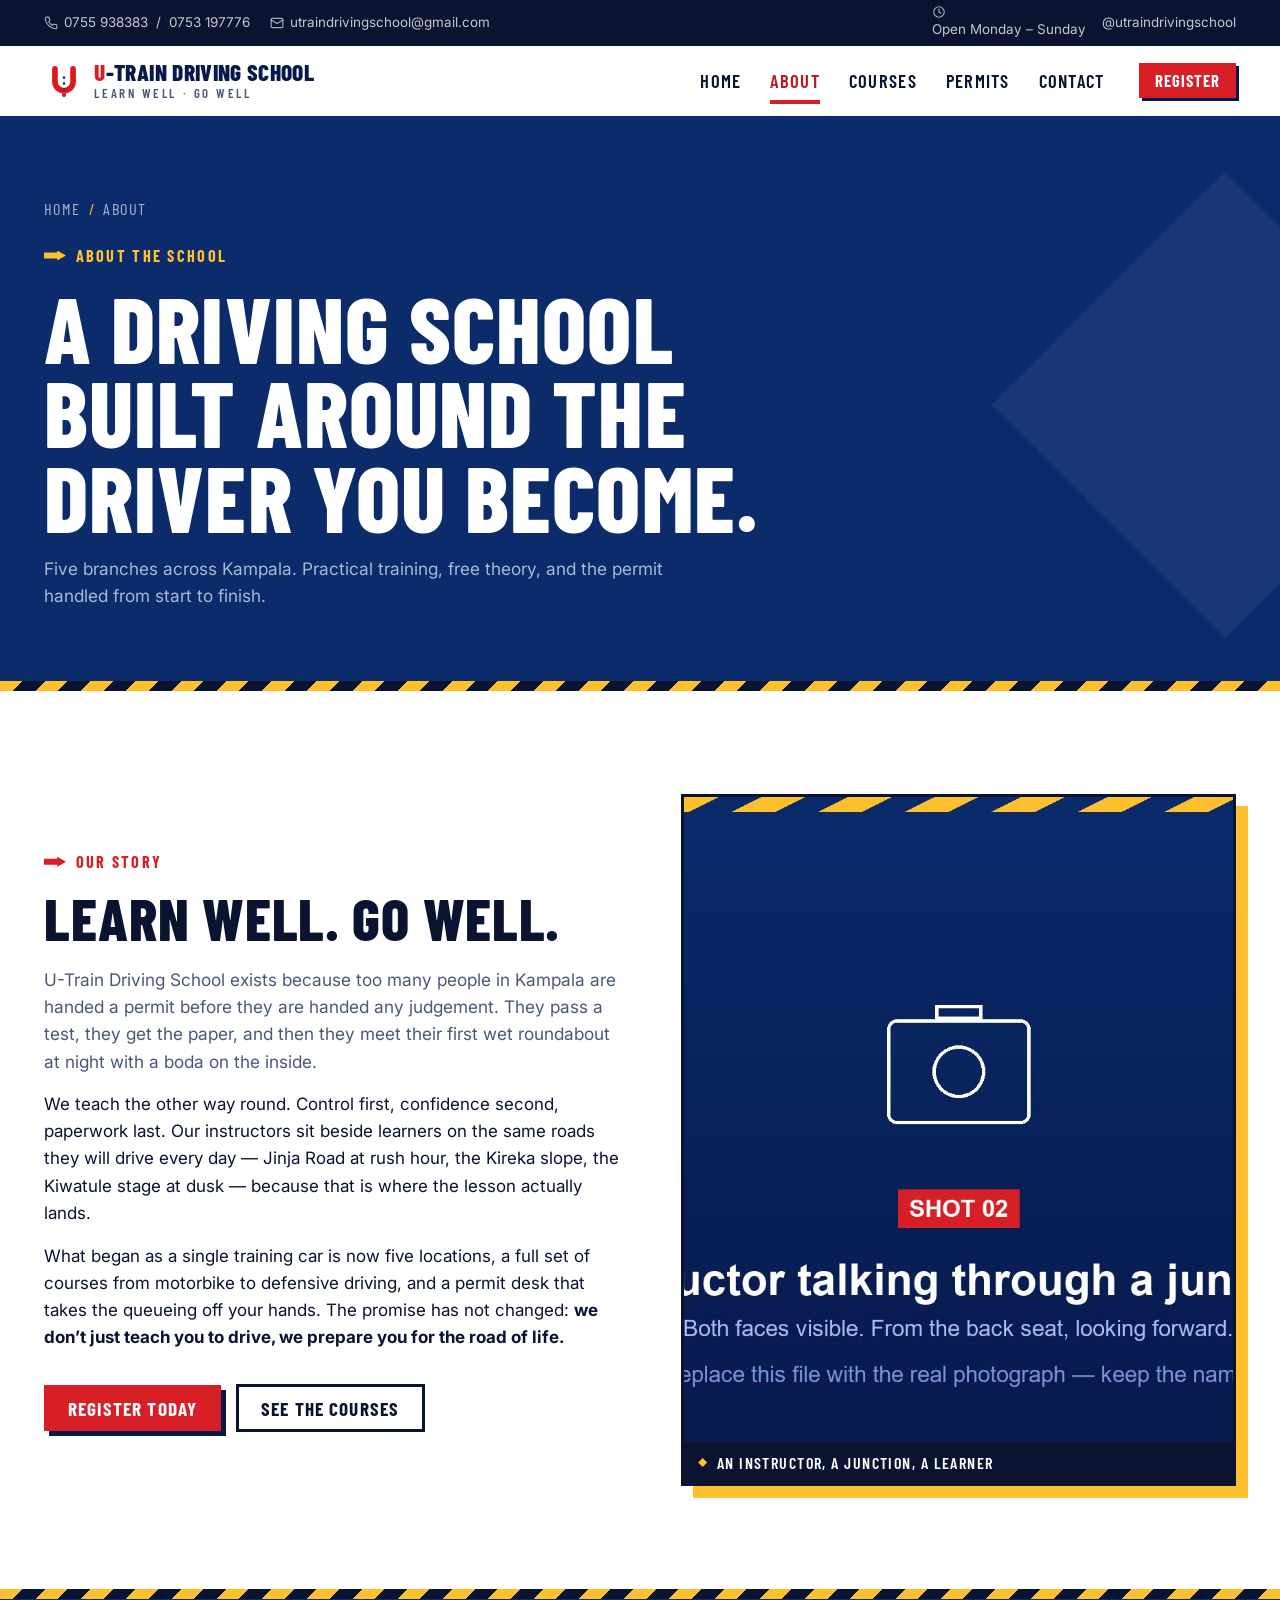
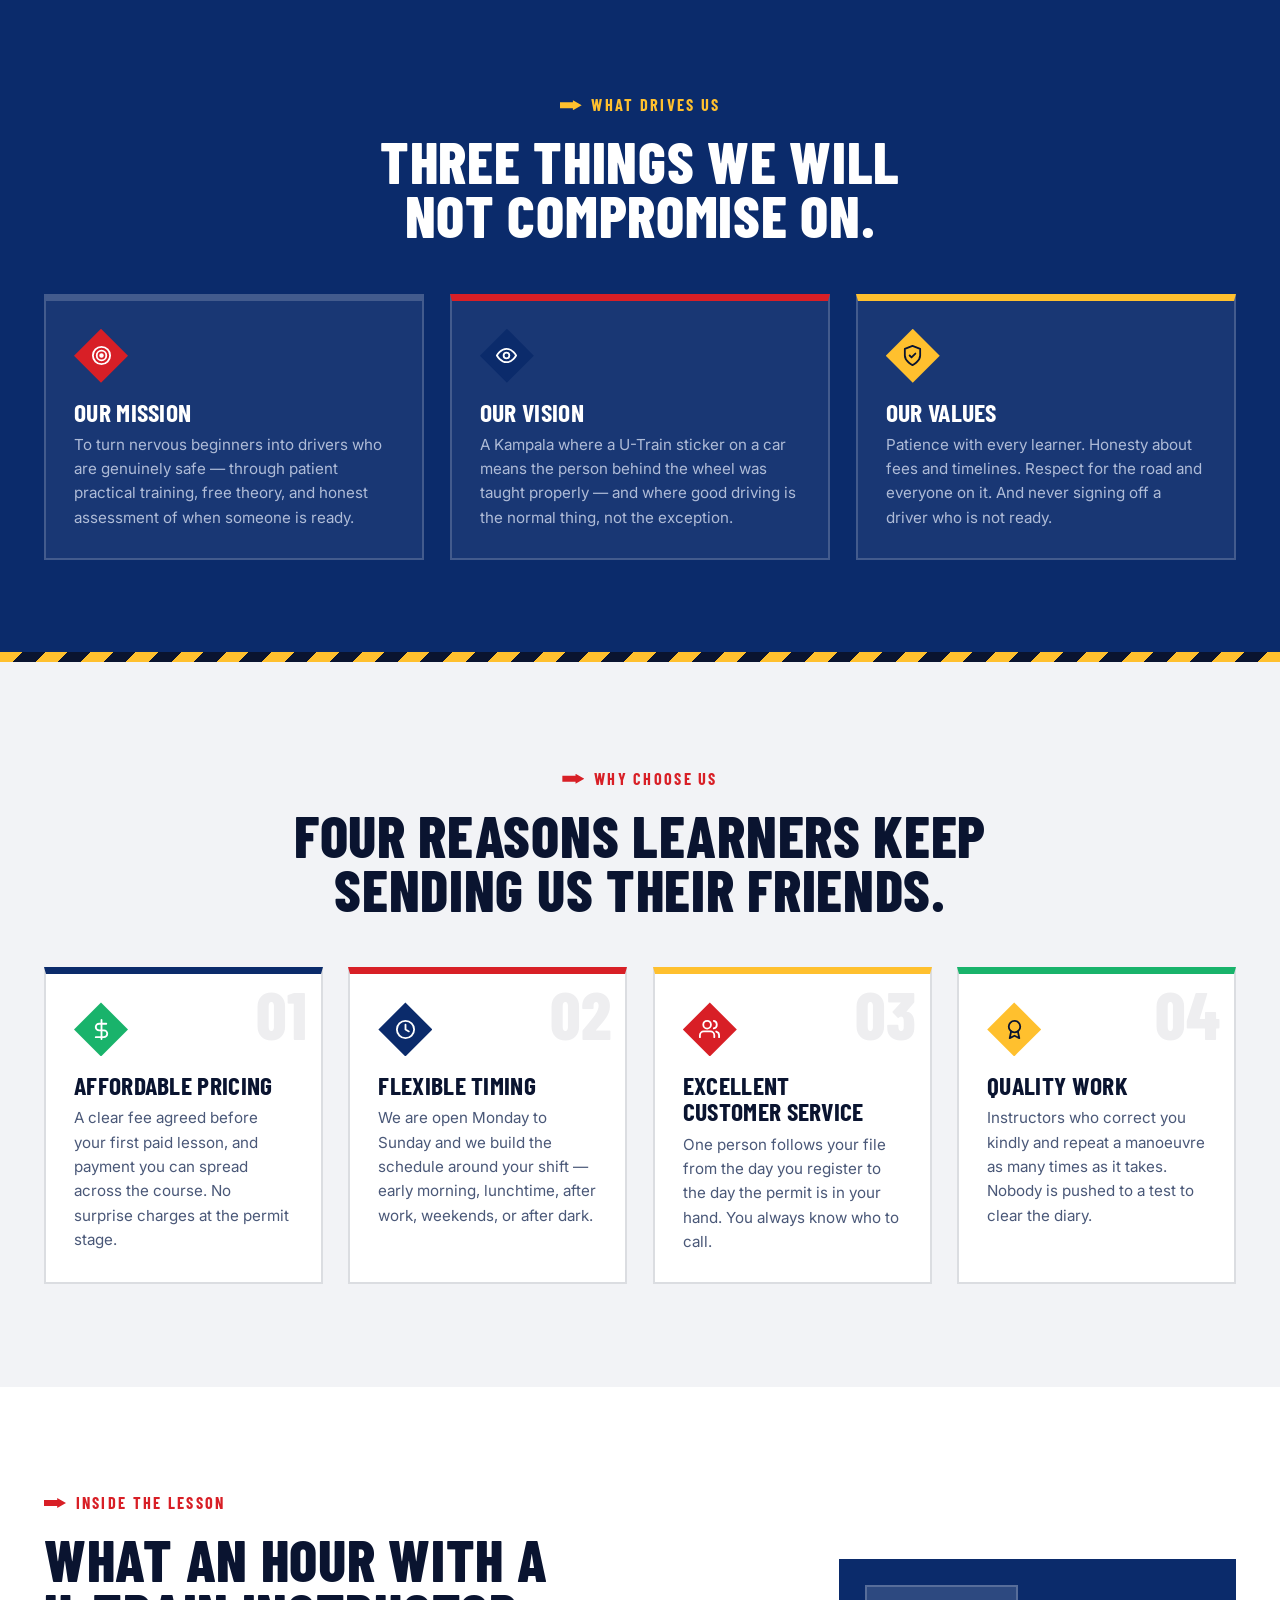
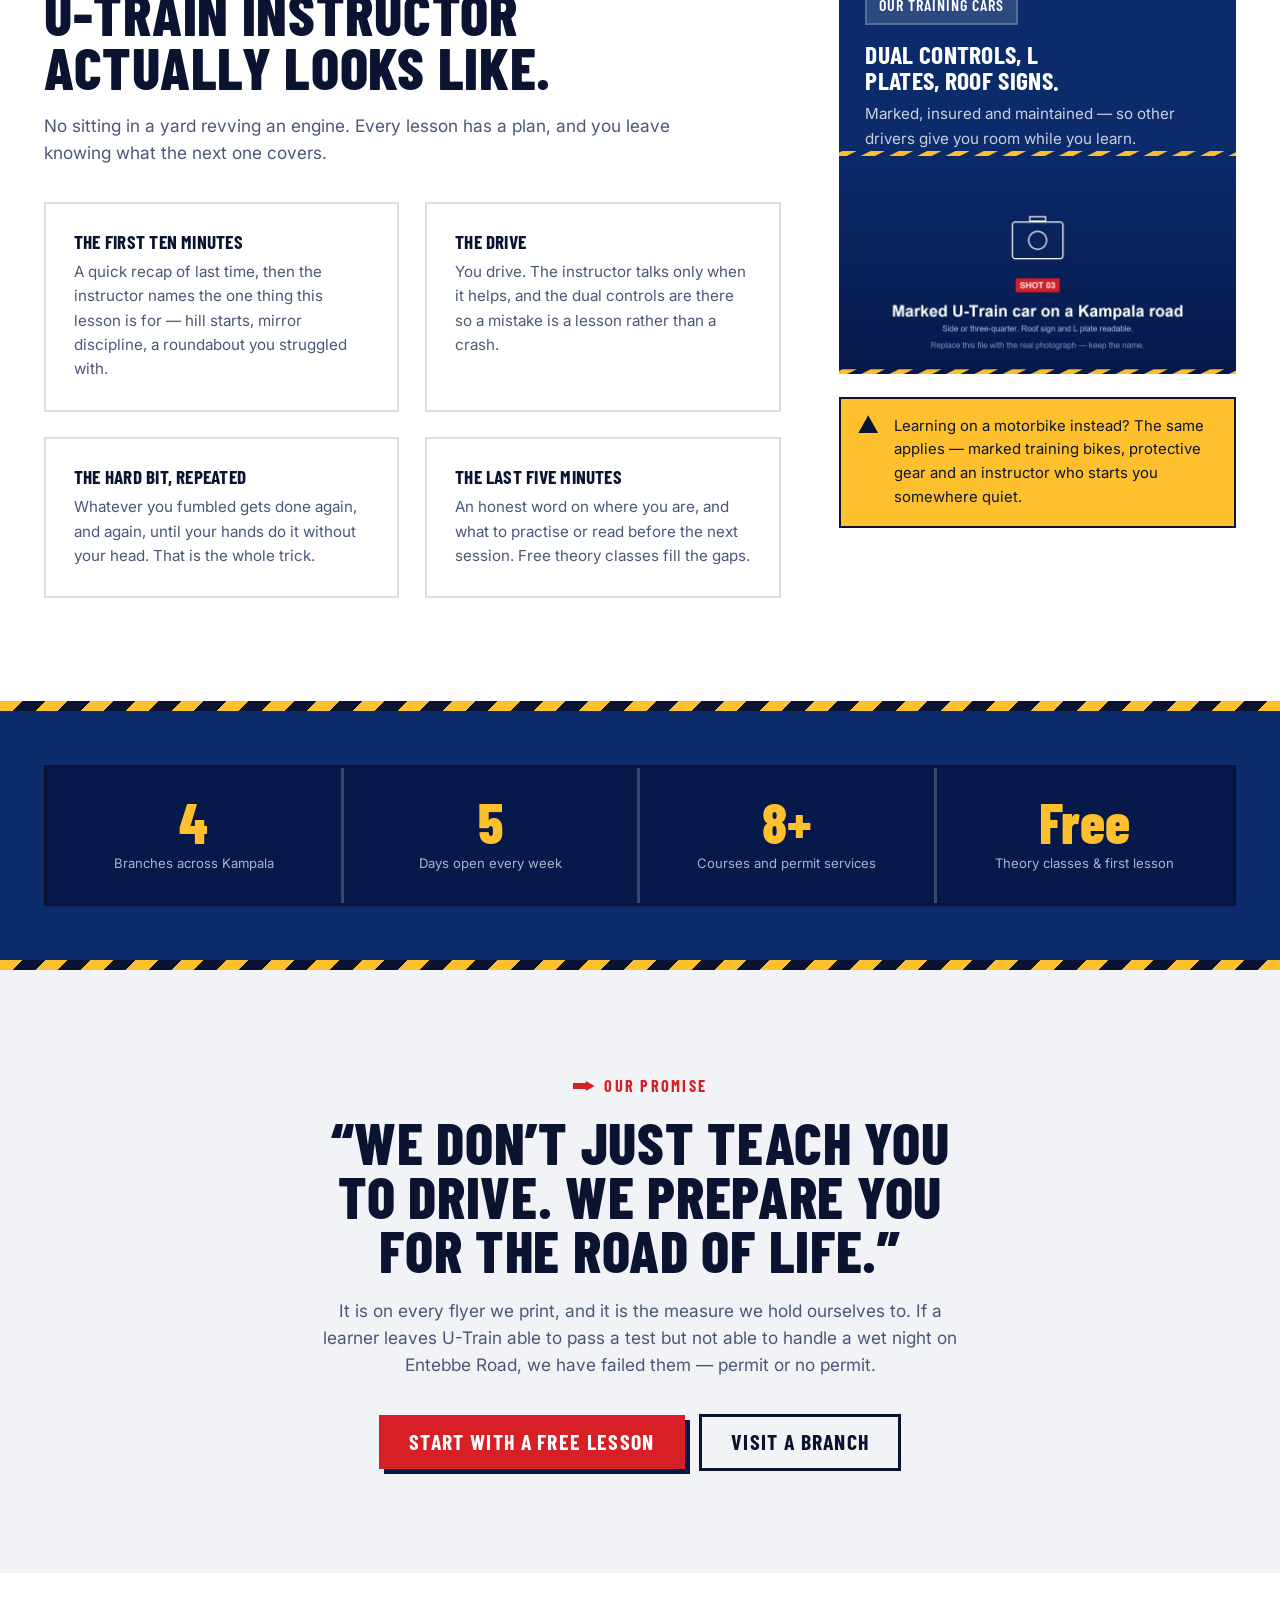
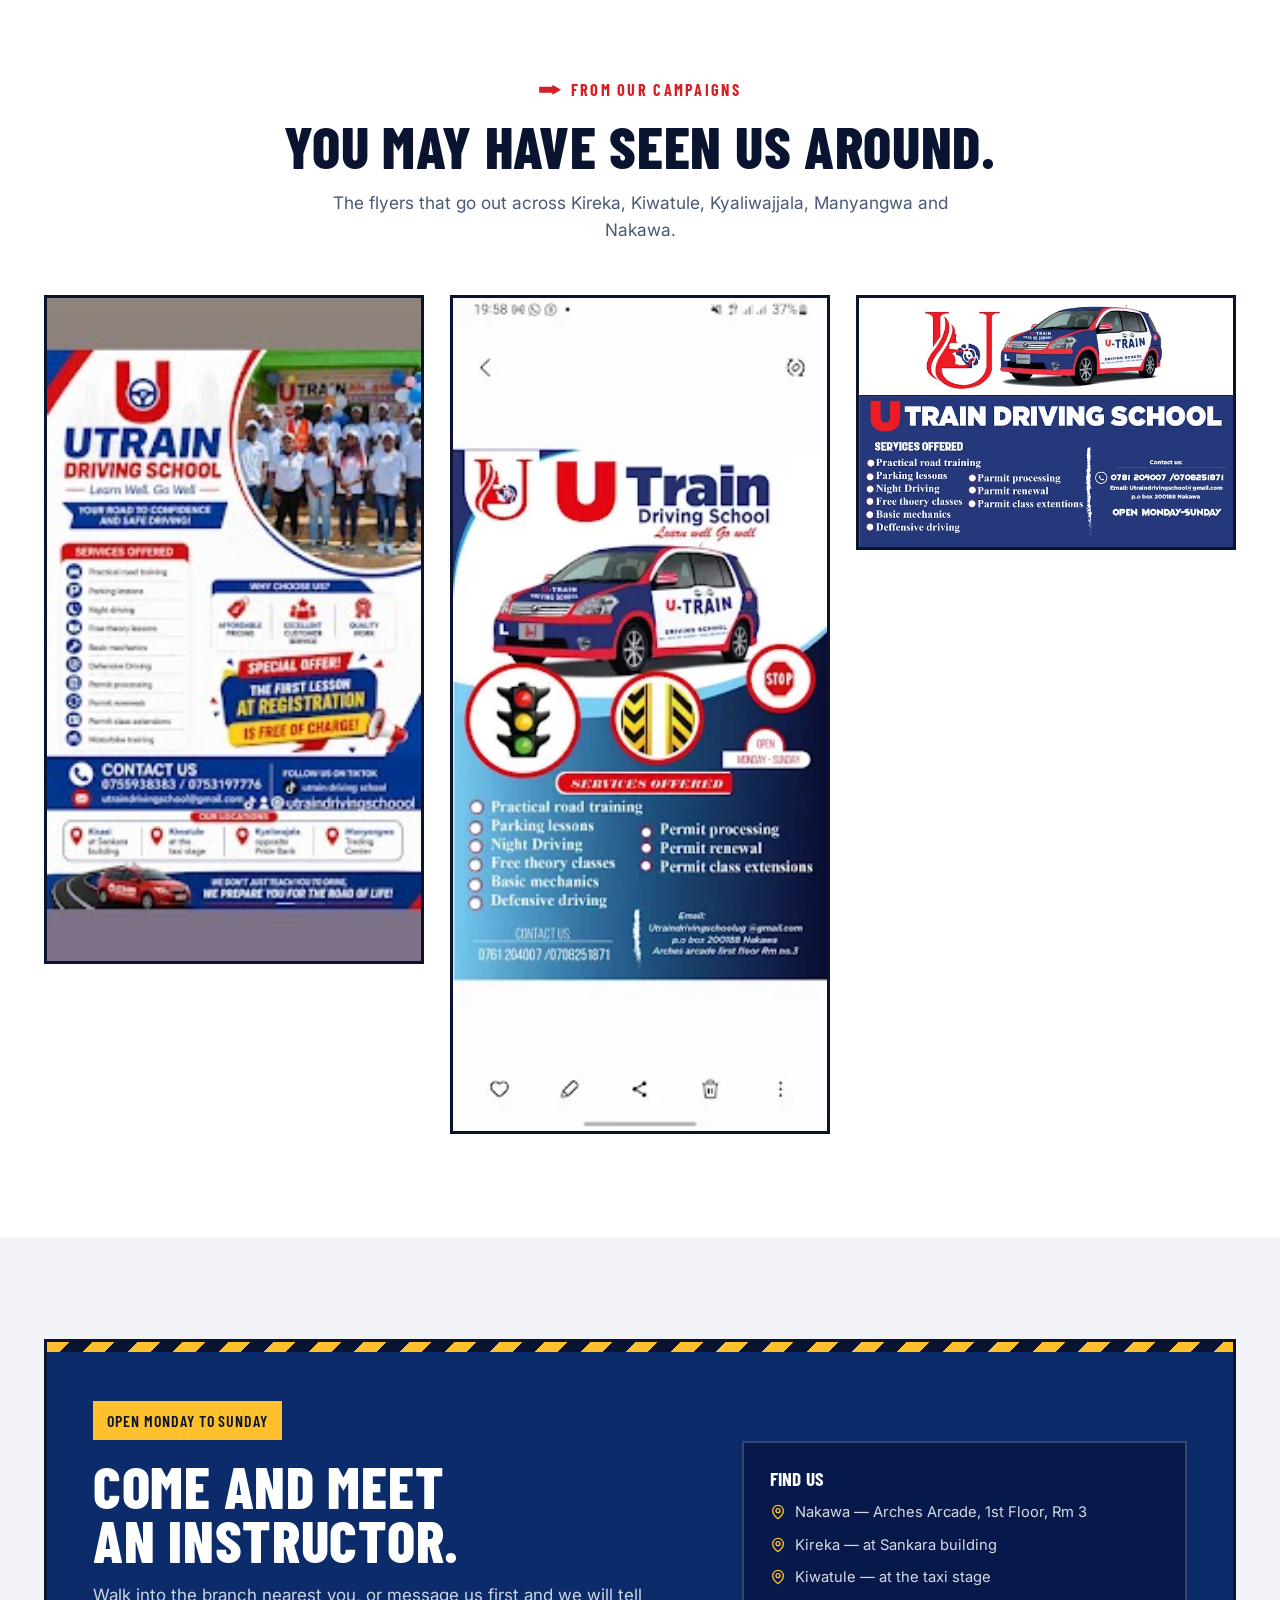
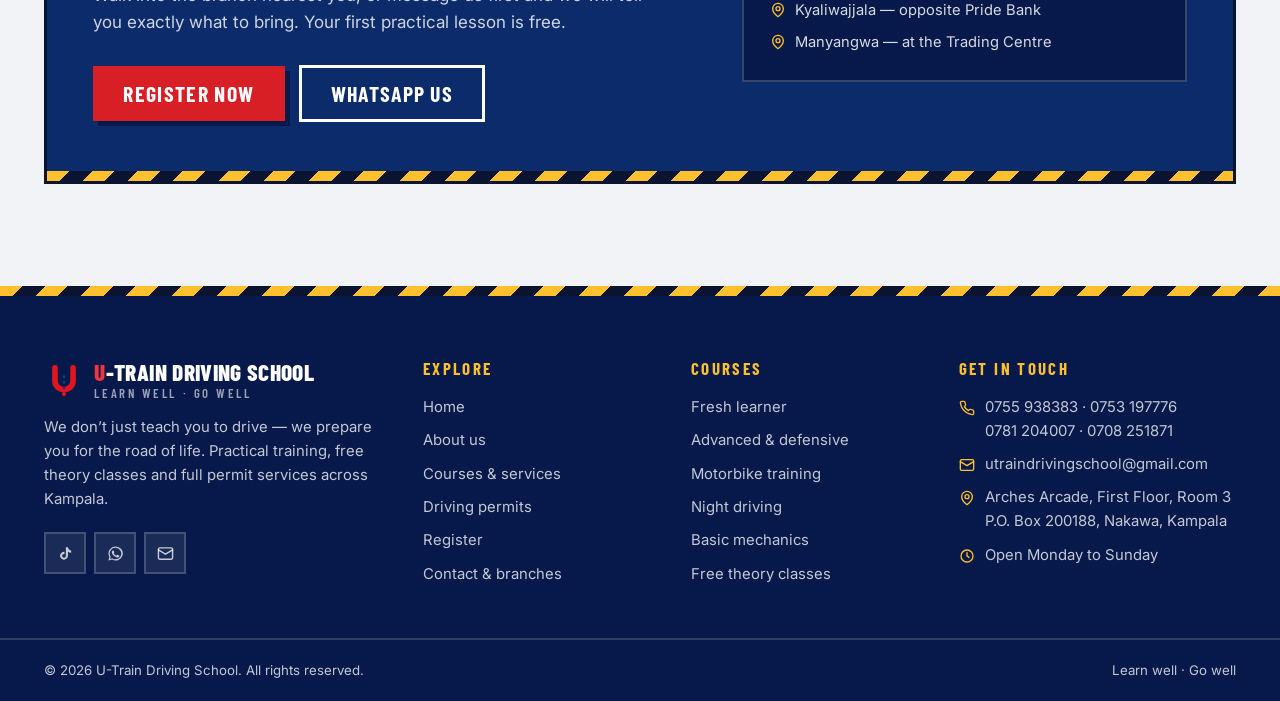
<file: about.html>
<!DOCTYPE html>
<html lang="en">
<head>
<meta charset="utf-8">
<meta name="viewport" content="width=device-width, initial-scale=1">
<title>About U-Train Driving School | Kampala</title>
<meta name="description" content="U-Train Driving School has five branches across Kampala teaching practical road driving, free theory classes, night driving, defensive driving and motorbike riding, with full permit services.">
<meta name="theme-color" content="#0B2B6B">
<link rel="canonical" href="https://utraindrivingschool.com/about.html">
<link rel="icon" href="assets/img/favicon.svg" type="image/svg+xml">

<meta property="og:type" content="website">
<meta property="og:title" content="About U-Train Driving School — Kampala">
<meta property="og:description" content="U-Train Driving School has five branches across Kampala teaching practical road driving, free theory classes, night driving, defensive driving and motorbike riding, with full permit services.">
<meta property="og:image" content="assets/img/photos/03-car-on-road.jpg">

<link rel="preconnect" href="https://fonts.googleapis.com">
<link rel="preconnect" href="https://fonts.gstatic.com" crossorigin>
<link href="https://fonts.googleapis.com/css2?family=Barlow+Condensed:wght@500;600;700;800&family=Inter:wght@400;500;600;700&display=swap" rel="stylesheet">
<link rel="stylesheet" href="assets/css/styles.css">

<script type="application/ld+json">
{
  "@context":"https://schema.org",
  "@type":"DrivingSchool",
  "name":"U-Train Driving School",
  "slogan":"Learn well. Go well.",
  "description":"Driving school in Kampala, Uganda offering practical road training, parking lessons, night driving, free theory classes, basic mechanics, defensive driving, motorbike training and driving permit services.",
  "telephone":"+256755938383",
  "email":"utraindrivingschool@gmail.com",
  "address":{"@type":"PostalAddress","streetAddress":"Arches Arcade, First Floor, Room 3","postOfficeBoxNumber":"200188","addressLocality":"Nakawa, Kampala","addressCountry":"UG"},
  "areaServed":"Kampala, Uganda",
  "openingHours":"Mo-Su",
  "sameAs":["https://www.tiktok.com/@utraindrivingschool"]
}
</script>
</head>

<body>
<a class="skip" href="#main">Skip to content</a>

<!-- ============ top bar ============ -->
<div class="topbar">
  <div class="container topbar__inner">
    <div class="topbar__left">
      <a href="tel:+256755938383"><svg viewBox="0 0 24 24" fill="none" stroke="currentColor" stroke-width="2" stroke-linecap="round" stroke-linejoin="round"><path d="M22 16.9v3a2 2 0 0 1-2.2 2 19.8 19.8 0 0 1-8.6-3.1 19.5 19.5 0 0 1-6-6A19.8 19.8 0 0 1 2.1 4.2 2 2 0 0 1 4.1 2h3a2 2 0 0 1 2 1.7c.1 1 .4 1.9.7 2.8a2 2 0 0 1-.5 2.1L8.1 9.9a16 16 0 0 0 6 6l1.3-1.3a2 2 0 0 1 2.1-.4c.9.3 1.8.6 2.8.7a2 2 0 0 1 1.7 2Z"/></svg>0755 938383 &nbsp;/&nbsp; 0753 197776</a>
      <a href="mailto:utraindrivingschool@gmail.com"><svg viewBox="0 0 24 24" fill="none" stroke="currentColor" stroke-width="2" stroke-linecap="round" stroke-linejoin="round"><rect x="2" y="4" width="20" height="16" rx="2"/><path d="m22 7-10 6L2 7"/></svg>utraindrivingschool@gmail.com</a>
    </div>
    <div class="topbar__right">
      <span><svg viewBox="0 0 24 24" fill="none" stroke="currentColor" stroke-width="2" stroke-linecap="round"><circle cx="12" cy="12" r="9"/><path d="M12 7v5l3 2"/></svg> Open Monday &ndash; Sunday</span>
      <a href="https://www.tiktok.com/@utraindrivingschool" target="_blank" rel="noopener">@utraindrivingschool</a>
    </div>
  </div>
</div>

<!-- ============ navigation ============ -->
<header class="nav">
  <div class="container nav__inner">
    <a class="brand" href="index.html" aria-label="U-Train Driving School home">
      <img class="brand__mark" src="assets/img/logo-mark.svg" alt="" width="40" height="40">
      <span class="brand__text">
        <span class="brand__name"><em>U</em>-Train Driving School</span>
        <span class="brand__tag">Learn well &middot; Go well</span>
      </span>
    </a>

    <nav class="nav__links" aria-label="Main">
      <a href="index.html">Home</a>
      <a href="about.html" aria-current="page">About</a>
      <a href="courses.html">Courses</a>
      <a href="permits.html">Permits</a>
      <a href="contact.html">Contact</a>
    </nav>

    <div class="nav__cta">
      <a class="btn btn--sm btn--desktop" href="enroll.html">Register</a>
      <button class="nav__toggle" type="button" aria-label="Open menu" aria-expanded="false" aria-controls="drawer"><span></span></button>
    </div>
  </div>
</header>

<div class="scrim"></div>
<aside class="drawer" id="drawer" aria-label="Mobile menu">
  <div class="drawer__head">
    <span class="brand__name" style="color:#fff"><em style="color:var(--red-500);font-style:normal">U</em>-Train</span>
    <button class="drawer__close" type="button" aria-label="Close menu">&times;</button>
  </div>
  <a href="index.html">Home</a>
  <a href="about.html" aria-current="page">About us</a>
  <a href="courses.html">Courses &amp; services</a>
  <a href="permits.html">Driving permits</a>
  <a href="enroll.html">Register</a>
  <a href="contact.html">Contact &amp; branches</a>
  <a class="btn btn--block" href="enroll.html">Book your first lesson</a>
  <a class="btn btn--block btn--wa" href="https://wa.me/256755938383" target="_blank" rel="noopener">WhatsApp us</a>
</aside>

<main id="main">

<!-- ============ page header ============ -->
<section class="phead">
  <div class="container" style="position:relative;z-index:2">
    <nav class="crumbs" aria-label="Breadcrumb"><a href="index.html">Home</a><span>/</span>About</nav>
    <span class="eyebrow">About the school</span>
    <h1>A driving school built around the driver you become.</h1>
    <p class="lede">Five branches across Kampala. Practical training, free theory, and the permit handled from start to finish.</p>
  </div>
</section>

<!-- ============ story ============ -->
<section class="sec sec--white">
  <div class="container split">
    <div class="reveal">
      <span class="eyebrow">Our story</span>
      <h2>Learn well. Go well.</h2>
      <div class="stack" style="margin-top:1.3rem">
        <p class="lede">U-Train Driving School exists because too many people in Kampala are handed a permit before they are handed any judgement. They pass a test, they get the paper, and then they meet their first wet roundabout at night with a boda on the inside.</p>
        <p>We teach the other way round. Control first, confidence second, paperwork last. Our instructors sit beside learners on the same roads they will drive every day &mdash; Jinja Road at rush hour, the Kireka slope, the Kiwatule stage at dusk &mdash; because that is where the lesson actually lands.</p>
        <p>What began as a single training car is now five locations, a full set of courses from motorbike to defensive driving, and a permit desk that takes the queueing off your hands. The promise has not changed: <strong>we don&rsquo;t just teach you to drive, we prepare you for the road of life.</strong></p>
      </div>

      <div class="btn-row" style="margin-top:2rem">
        <a class="btn" href="enroll.html">Register today</a>
        <a class="btn btn--ghost" href="courses.html">See the courses</a>
      </div>
    </div>

    <div class="reveal" data-d="1">
      <figure class="photo photo--framed photo--tall">
        <img src="assets/img/photos/02-instructor-junction.jpg" alt="A U-Train instructor talking a learner through a junction in Kampala traffic" loading="lazy" width="1600" height="1000">
        <figcaption class="photo__cap">An instructor, a junction, a learner</figcaption>
      </figure>
    </div>
  </div>
</section>

<!-- ============ mission / vision / values ============ -->
<section class="sec sec--dark">
  <div class="container" style="position:relative;z-index:2">
    <div class="sec-head sec-head--center reveal">
      <span class="eyebrow">What drives us</span>
      <h2>Three things we will not compromise on.</h2>
    </div>

    <div class="grid g-3">
      <article class="card card--hover sign reveal">
        <div class="icon-badge icon-badge--red"><svg viewBox="0 0 24 24" fill="none" stroke="currentColor" stroke-width="1.9" stroke-linecap="round" stroke-linejoin="round"><circle cx="12" cy="12" r="9"/><circle cx="12" cy="12" r="5"/><circle cx="12" cy="12" r="1.4" fill="currentColor"/></svg></div>
        <h3>Our mission</h3>
        <p>To turn nervous beginners into drivers who are genuinely safe &mdash; through patient practical training, free theory, and honest assessment of when someone is ready.</p>
      </article>

      <article class="card card--hover sign reveal" data-d="1">
        <div class="icon-badge"><svg viewBox="0 0 24 24" fill="none" stroke="currentColor" stroke-width="1.9" stroke-linecap="round" stroke-linejoin="round"><path d="M2 12s3.6-7 10-7 10 7 10 7-3.6 7-10 7-10-7-10-7Z"/><circle cx="12" cy="12" r="3"/></svg></div>
        <h3>Our vision</h3>
        <p>A Kampala where a U-Train sticker on a car means the person behind the wheel was taught properly &mdash; and where good driving is the normal thing, not the exception.</p>
      </article>

      <article class="card card--hover sign reveal" data-d="2">
        <div class="icon-badge icon-badge--amber"><svg viewBox="0 0 24 24" fill="none" stroke="currentColor" stroke-width="1.9" stroke-linecap="round" stroke-linejoin="round"><path d="M12 22s8-4 8-10V5l-8-3-8 3v7c0 6 8 10 8 10Z"/><path d="m9 12 2 2 4-4"/></svg></div>
        <h3>Our values</h3>
        <p>Patience with every learner. Honesty about fees and timelines. Respect for the road and everyone on it. And never signing off a driver who is not ready.</p>
      </article>
    </div>
  </div>
</section>

<!-- ============ why choose us ============ -->
<section class="sec sec--paper">
  <div class="container">
    <div class="sec-head sec-head--center reveal">
      <span class="eyebrow">Why choose us</span>
      <h2>Four reasons learners keep sending us their friends.</h2>
    </div>

    <div class="grid g-4">
      <article class="card card--hover sign svc reveal">
        <span class="svc__no">01</span>
        <div class="icon-badge icon-badge--green"><svg viewBox="0 0 24 24" fill="none" stroke="currentColor" stroke-width="1.9" stroke-linecap="round" stroke-linejoin="round"><path d="M12 2v20M17 6H9.5a3.5 3.5 0 0 0 0 7h5a3.5 3.5 0 0 1 0 7H6"/></svg></div>
        <h3>Affordable pricing</h3>
        <p>A clear fee agreed before your first paid lesson, and payment you can spread across the course. No surprise charges at the permit stage.</p>
      </article>

      <article class="card card--hover sign svc reveal" data-d="1">
        <span class="svc__no">02</span>
        <div class="icon-badge"><svg viewBox="0 0 24 24" fill="none" stroke="currentColor" stroke-width="1.9" stroke-linecap="round" stroke-linejoin="round"><circle cx="12" cy="12" r="9"/><path d="M12 7v5l3.5 2"/></svg></div>
        <h3>Flexible timing</h3>
        <p>We are open Monday to Sunday and we build the schedule around your shift &mdash; early morning, lunchtime, after work, weekends, or after dark.</p>
      </article>

      <article class="card card--hover sign svc reveal" data-d="2">
        <span class="svc__no">03</span>
        <div class="icon-badge icon-badge--red"><svg viewBox="0 0 24 24" fill="none" stroke="currentColor" stroke-width="1.9" stroke-linecap="round" stroke-linejoin="round"><path d="M17 20v-2a4 4 0 0 0-4-4H6a4 4 0 0 0-4 4v2"/><circle cx="9.5" cy="7" r="4"/><path d="M22 20v-2a4 4 0 0 0-3-3.9"/><path d="M16.5 3.1a4 4 0 0 1 0 7.8"/></svg></div>
        <h3>Excellent customer service</h3>
        <p>One person follows your file from the day you register to the day the permit is in your hand. You always know who to call.</p>
      </article>

      <article class="card card--hover sign svc reveal" data-d="3">
        <span class="svc__no">04</span>
        <div class="icon-badge icon-badge--amber"><svg viewBox="0 0 24 24" fill="none" stroke="currentColor" stroke-width="1.9" stroke-linecap="round" stroke-linejoin="round"><circle cx="12" cy="9" r="6"/><path d="m8.5 14-1.5 7 5-2.5 5 2.5-1.5-7"/></svg></div>
        <h3>Quality work</h3>
        <p>Instructors who correct you kindly and repeat a manoeuvre as many times as it takes. Nobody is pushed to a test to clear the diary.</p>
      </article>
    </div>
  </div>
</section>

<!-- ============ in the car ============ -->
<section class="sec sec--white">
  <div class="container split split--wide-left">
    <div class="reveal">
      <span class="eyebrow">Inside the lesson</span>
      <h2>What an hour with a U-Train instructor actually looks like.</h2>
      <p class="lede" style="margin-top:1.1rem">No sitting in a yard revving an engine. Every lesson has a plan, and you leave knowing what the next one covers.</p>

      <div class="grid g-2" style="margin-top:2.2rem">
        <div class="card reveal">
          <h4>The first ten minutes</h4>
          <p style="margin-top:.5rem">A quick recap of last time, then the instructor names the one thing this lesson is for &mdash; hill starts, mirror discipline, a roundabout you struggled with.</p>
        </div>
        <div class="card reveal" data-d="1">
          <h4>The drive</h4>
          <p style="margin-top:.5rem">You drive. The instructor talks only when it helps, and the dual controls are there so a mistake is a lesson rather than a crash.</p>
        </div>
        <div class="card reveal" data-d="2">
          <h4>The hard bit, repeated</h4>
          <p style="margin-top:.5rem">Whatever you fumbled gets done again, and again, until your hands do it without your head. That is the whole trick.</p>
        </div>
        <div class="card reveal" data-d="3">
          <h4>The last five minutes</h4>
          <p style="margin-top:.5rem">An honest word on where you are, and what to practise or read before the next session. Free theory classes fill the gaps.</p>
        </div>
      </div>
    </div>

    <div class="reveal" data-d="1">
      <div class="card on-dark" style="border:0;padding:0;overflow:hidden">
        <div style="padding:26px 26px 0">
          <span class="chip" style="background:rgba(255,255,255,.14);border-color:rgba(255,255,255,.2);color:#fff">Our training cars</span>
          <h3 style="color:#fff;margin-top:1rem">Dual controls, L plates, roof signs.</h3>
          <p style="color:rgba(255,255,255,.78);margin-top:.6rem">Marked, insured and maintained &mdash; so other drivers give you room while you learn.</p>
        </div>
        <figure class="photo photo--wide" style="margin:0">
          <img src="assets/img/photos/03-car-on-road.jpg" alt="A marked U-Train training car on a road in Kampala" loading="lazy" width="1600" height="900">
        </figure>
      </div>

      <div class="note" style="margin-top:1.4rem">Learning on a motorbike instead? The same applies &mdash; marked training bikes, protective gear and an instructor who starts you somewhere quiet.</div>
    </div>
  </div>
</section>

<!-- ============ stats ============ -->
<section class="sec sec--tight sec--dark">
  <div class="container" style="position:relative;z-index:2">
    <div class="stats reveal">
      <div class="stat"><div class="stat__n"><span data-count="5">5</span></div><div class="stat__l">Branches across Kampala</div></div>
      <div class="stat"><div class="stat__n"><span data-count="7">7</span></div><div class="stat__l">Days open every week</div></div>
      <div class="stat"><div class="stat__n"><span data-count="10" data-suffix="+">10+</span></div><div class="stat__l">Courses and permit services</div></div>
      <div class="stat"><div class="stat__n">Free</div><div class="stat__l">Theory classes &amp; first lesson</div></div>
    </div>
  </div>
</section>

<!-- ============ the promise ============ -->
<section class="sec sec--paper">
  <div class="container container--narrow" style="text-align:center">
    <div class="reveal">
      <span class="eyebrow" style="justify-content:center">Our promise</span>
      <h2 style="margin-bottom:1.2rem">&ldquo;We don&rsquo;t just teach you to drive. We prepare you for the road of life.&rdquo;</h2>
      <p class="lede" style="margin-inline:auto">It is on every flyer we print, and it is the measure we hold ourselves to. If a learner leaves U-Train able to pass a test but not able to handle a wet night on Entebbe Road, we have failed them &mdash; permit or no permit.</p>
      <div class="btn-row" style="justify-content:center;margin-top:2.2rem">
        <a class="btn btn--lg" href="enroll.html">Start with a free lesson</a>
        <a class="btn btn--lg btn--ghost" href="contact.html">Visit a branch</a>
      </div>
    </div>
  </div>
</section>

<!-- ============ campaign gallery ============ -->
<section class="sec sec--white">
  <div class="container">
    <div class="sec-head sec-head--center reveal">
      <span class="eyebrow">From our campaigns</span>
      <h2>You may have seen us around.</h2>
      <p class="lede" style="margin-inline:auto">The flyers that go out across Kireka, Kiwatule, Kyaliwajjala, Manyangwa and Nakawa.</p>
    </div>
    <div class="grid g-3 flyer-grid">
      <div class="reveal"><img src="assets/img/flyers/flyer-main.jpg" alt="U-Train Driving School flyer showing services, reasons to choose the school and branch locations" loading="lazy"></div>
      <div class="reveal" data-d="1"><img src="assets/img/flyers/flyer-services.webp" alt="U-Train Driving School services flyer with the training car and contact details" loading="lazy"></div>
      <div class="reveal" data-d="2"><img src="assets/img/flyers/flyer-banner.webp" alt="U-Train Driving School banner listing services offered and contact information" loading="lazy"></div>
    </div>
  </div>
</section>

<!-- ============ CTA ============ -->
<section class="sec sec--paper">
  <div class="container">
    <div class="cta-band reveal">
      <div class="cta-band__inner">
        <div>
          <span class="chip chip--amber" style="margin-bottom:1.2rem">Open Monday to Sunday</span>
          <h2>Come and meet an instructor.</h2>
          <p>Walk into the branch nearest you, or message us first and we will tell you exactly what to bring. Your first practical lesson is free.</p>
          <div class="btn-row">
            <a class="btn btn--lg" href="enroll.html">Register now</a>
            <a class="btn btn--lg btn--ghost" href="https://wa.me/256755938383" target="_blank" rel="noopener">WhatsApp us</a>
          </div>
        </div>
        <div class="cta-band__aside">
          <h4>Find us</h4>
          <ul>
            <li><svg viewBox="0 0 24 24" fill="none" stroke="currentColor" stroke-width="2" stroke-linecap="round" stroke-linejoin="round"><path d="M20 10c0 6-8 12-8 12s-8-6-8-12a8 8 0 0 1 16 0Z"/><circle cx="12" cy="10" r="3"/></svg>Nakawa &mdash; Arches Arcade, 1st Floor, Rm 3</li>
            <li><svg viewBox="0 0 24 24" fill="none" stroke="currentColor" stroke-width="2" stroke-linecap="round" stroke-linejoin="round"><path d="M20 10c0 6-8 12-8 12s-8-6-8-12a8 8 0 0 1 16 0Z"/><circle cx="12" cy="10" r="3"/></svg>Kireka &mdash; at Sankara building</li>
            <li><svg viewBox="0 0 24 24" fill="none" stroke="currentColor" stroke-width="2" stroke-linecap="round" stroke-linejoin="round"><path d="M20 10c0 6-8 12-8 12s-8-6-8-12a8 8 0 0 1 16 0Z"/><circle cx="12" cy="10" r="3"/></svg>Kiwatule &mdash; at the taxi stage</li>
            <li><svg viewBox="0 0 24 24" fill="none" stroke="currentColor" stroke-width="2" stroke-linecap="round" stroke-linejoin="round"><path d="M20 10c0 6-8 12-8 12s-8-6-8-12a8 8 0 0 1 16 0Z"/><circle cx="12" cy="10" r="3"/></svg>Kyaliwajjala &mdash; opposite Pride Bank</li>
            <li><svg viewBox="0 0 24 24" fill="none" stroke="currentColor" stroke-width="2" stroke-linecap="round" stroke-linejoin="round"><path d="M20 10c0 6-8 12-8 12s-8-6-8-12a8 8 0 0 1 16 0Z"/><circle cx="12" cy="10" r="3"/></svg>Manyangwa &mdash; at the Trading Centre</li>
          </ul>
        </div>
      </div>
    </div>
  </div>
</section>

</main>

<!-- ============ footer ============ -->
<footer class="footer">
  <div class="container footer__top">
    <div>
      <a class="brand" href="index.html">
        <img class="brand__mark" src="assets/img/logo-mark.svg" alt="" width="40" height="40">
        <span class="brand__text">
          <span class="brand__name"><em style="color:var(--red-400);font-style:normal">U</em>-Train Driving School</span>
          <span class="brand__tag">Learn well &middot; Go well</span>
        </span>
      </a>
      <p class="footer__about">We don&rsquo;t just teach you to drive &mdash; we prepare you for the road of life. Practical training, free theory classes and full permit services across Kampala.</p>
      <div class="socials">
        <a href="https://www.tiktok.com/@utraindrivingschool" target="_blank" rel="noopener" aria-label="U-Train on TikTok"><svg viewBox="0 0 24 24" fill="currentColor"><path d="M16.6 5.8a4.8 4.8 0 0 1-1.1-2.8h-3v12.3a2.6 2.6 0 1 1-1.9-2.5V9.6a5.6 5.6 0 1 0 4.9 5.6V9.7a7.8 7.8 0 0 0 4.5 1.4V8.1a4.8 4.8 0 0 1-3.4-2.3Z"/></svg></a>
        <a href="https://wa.me/256755938383" target="_blank" rel="noopener" aria-label="U-Train on WhatsApp"><svg viewBox="0 0 24 24" fill="currentColor"><path d="M12 2a10 10 0 0 0-8.6 15L2 22l5.2-1.4A10 10 0 1 0 12 2Zm0 18.2a8.2 8.2 0 0 1-4.2-1.2l-.3-.2-3.1.8.8-3-.2-.3A8.2 8.2 0 1 1 12 20.2Zm4.6-5.6c-.3-.2-1.5-.7-1.8-.8-.2-.1-.4-.1-.6.1l-.8 1c-.1.2-.3.2-.5.1a6.7 6.7 0 0 1-3.3-2.9c-.2-.3 0-.4.1-.6l.4-.5.2-.4v-.4l-.8-1.9c-.2-.5-.4-.4-.6-.4h-.5a1 1 0 0 0-.7.3c-.3.3-.9.9-.9 2.1s.9 2.5 1 2.6c.2.2 1.9 2.9 4.5 4 2.3 1 2.7.8 3.2.7.5 0 1.5-.6 1.7-1.2.2-.6.2-1.1.1-1.2 0-.1-.2-.2-.4-.3Z"/></svg></a>
        <a href="mailto:utraindrivingschool@gmail.com" aria-label="Email U-Train"><svg viewBox="0 0 24 24" fill="none" stroke="currentColor" stroke-width="2" stroke-linecap="round" stroke-linejoin="round"><rect x="2" y="4" width="20" height="16" rx="2"/><path d="m22 7-10 6L2 7"/></svg></a>
      </div>
    </div>

    <div>
      <h4>Explore</h4>
      <ul>
        <li><a href="index.html">Home</a></li>
        <li><a href="about.html">About us</a></li>
        <li><a href="courses.html">Courses &amp; services</a></li>
        <li><a href="permits.html">Driving permits</a></li>
        <li><a href="enroll.html">Register</a></li>
        <li><a href="contact.html">Contact &amp; branches</a></li>
      </ul>
    </div>

    <div>
      <h4>Courses</h4>
      <ul>
        <li><a href="courses.html#fresh">Fresh learner</a></li>
        <li><a href="courses.html#advanced">Advanced &amp; defensive</a></li>
        <li><a href="courses.html#motorbike">Motorbike training</a></li>
        <li><a href="courses.html#night">Night driving</a></li>
        <li><a href="courses.html#mechanics">Basic mechanics</a></li>
        <li><a href="courses.html#theory">Free theory classes</a></li>
      </ul>
    </div>

    <div>
      <h4>Get in touch</h4>
      <ul class="footer__contact">
        <li><svg viewBox="0 0 24 24" fill="none" stroke="currentColor" stroke-width="2" stroke-linecap="round" stroke-linejoin="round"><path d="M22 16.9v3a2 2 0 0 1-2.2 2 19.8 19.8 0 0 1-8.6-3.1 19.5 19.5 0 0 1-6-6A19.8 19.8 0 0 1 2.1 4.2 2 2 0 0 1 4.1 2h3a2 2 0 0 1 2 1.7c.1 1 .4 1.9.7 2.8a2 2 0 0 1-.5 2.1L8.1 9.9a16 16 0 0 0 6 6l1.3-1.3a2 2 0 0 1 2.1-.4c.9.3 1.8.6 2.8.7a2 2 0 0 1 1.7 2Z"/></svg><span><a href="tel:+256755938383">0755 938383</a> &middot; <a href="tel:+256753197776">0753 197776</a><br><a href="tel:+256781204007">0781 204007</a> &middot; <a href="tel:+256708251871">0708 251871</a></span></li>
        <li><svg viewBox="0 0 24 24" fill="none" stroke="currentColor" stroke-width="2" stroke-linecap="round" stroke-linejoin="round"><rect x="2" y="4" width="20" height="16" rx="2"/><path d="m22 7-10 6L2 7"/></svg><a href="mailto:utraindrivingschool@gmail.com">utraindrivingschool@gmail.com</a></li>
        <li><svg viewBox="0 0 24 24" fill="none" stroke="currentColor" stroke-width="2" stroke-linecap="round" stroke-linejoin="round"><path d="M20 10c0 6-8 12-8 12s-8-6-8-12a8 8 0 0 1 16 0Z"/><circle cx="12" cy="10" r="3"/></svg><span>Arches Arcade, First Floor, Room 3<br>P.O. Box 200188, Nakawa, Kampala</span></li>
        <li><svg viewBox="0 0 24 24" fill="none" stroke="currentColor" stroke-width="2" stroke-linecap="round"><circle cx="12" cy="12" r="9"/><path d="M12 7v5l3 2"/></svg><span>Open Monday to Sunday</span></li>
      </ul>
    </div>
  </div>

  <div class="container footer__bar">
    <span>&copy; <span data-year>2026</span> U-Train Driving School. All rights reserved.</span>
    <span>Learn well &middot; Go well</span>
  </div>
</footer>

<!-- sticky call bar, phones only -->
<div class="callbar">
  <a href="tel:+256755938383"><svg viewBox="0 0 24 24" fill="none" stroke="currentColor" stroke-width="2" stroke-linecap="round" stroke-linejoin="round"><path d="M22 16.9v3a2 2 0 0 1-2.2 2 19.8 19.8 0 0 1-8.6-3.1 19.5 19.5 0 0 1-6-6A19.8 19.8 0 0 1 2.1 4.2 2 2 0 0 1 4.1 2h3a2 2 0 0 1 2 1.7c.1 1 .4 1.9.7 2.8a2 2 0 0 1-.5 2.1L8.1 9.9a16 16 0 0 0 6 6l1.3-1.3a2 2 0 0 1 2.1-.4c.9.3 1.8.6 2.8.7a2 2 0 0 1 1.7 2Z"/></svg>Call us</a>
  <a href="https://wa.me/256755938383" target="_blank" rel="noopener"><svg viewBox="0 0 24 24" fill="currentColor"><path d="M12 2a10 10 0 0 0-8.6 15L2 22l5.2-1.4A10 10 0 1 0 12 2Zm0 18.2a8.2 8.2 0 0 1-4.2-1.2l-.3-.2-3.1.8.8-3-.2-.3A8.2 8.2 0 1 1 12 20.2Z"/></svg>WhatsApp</a>
</div>

<script src="assets/js/main.js"></script>
</body>
</html>
</file>
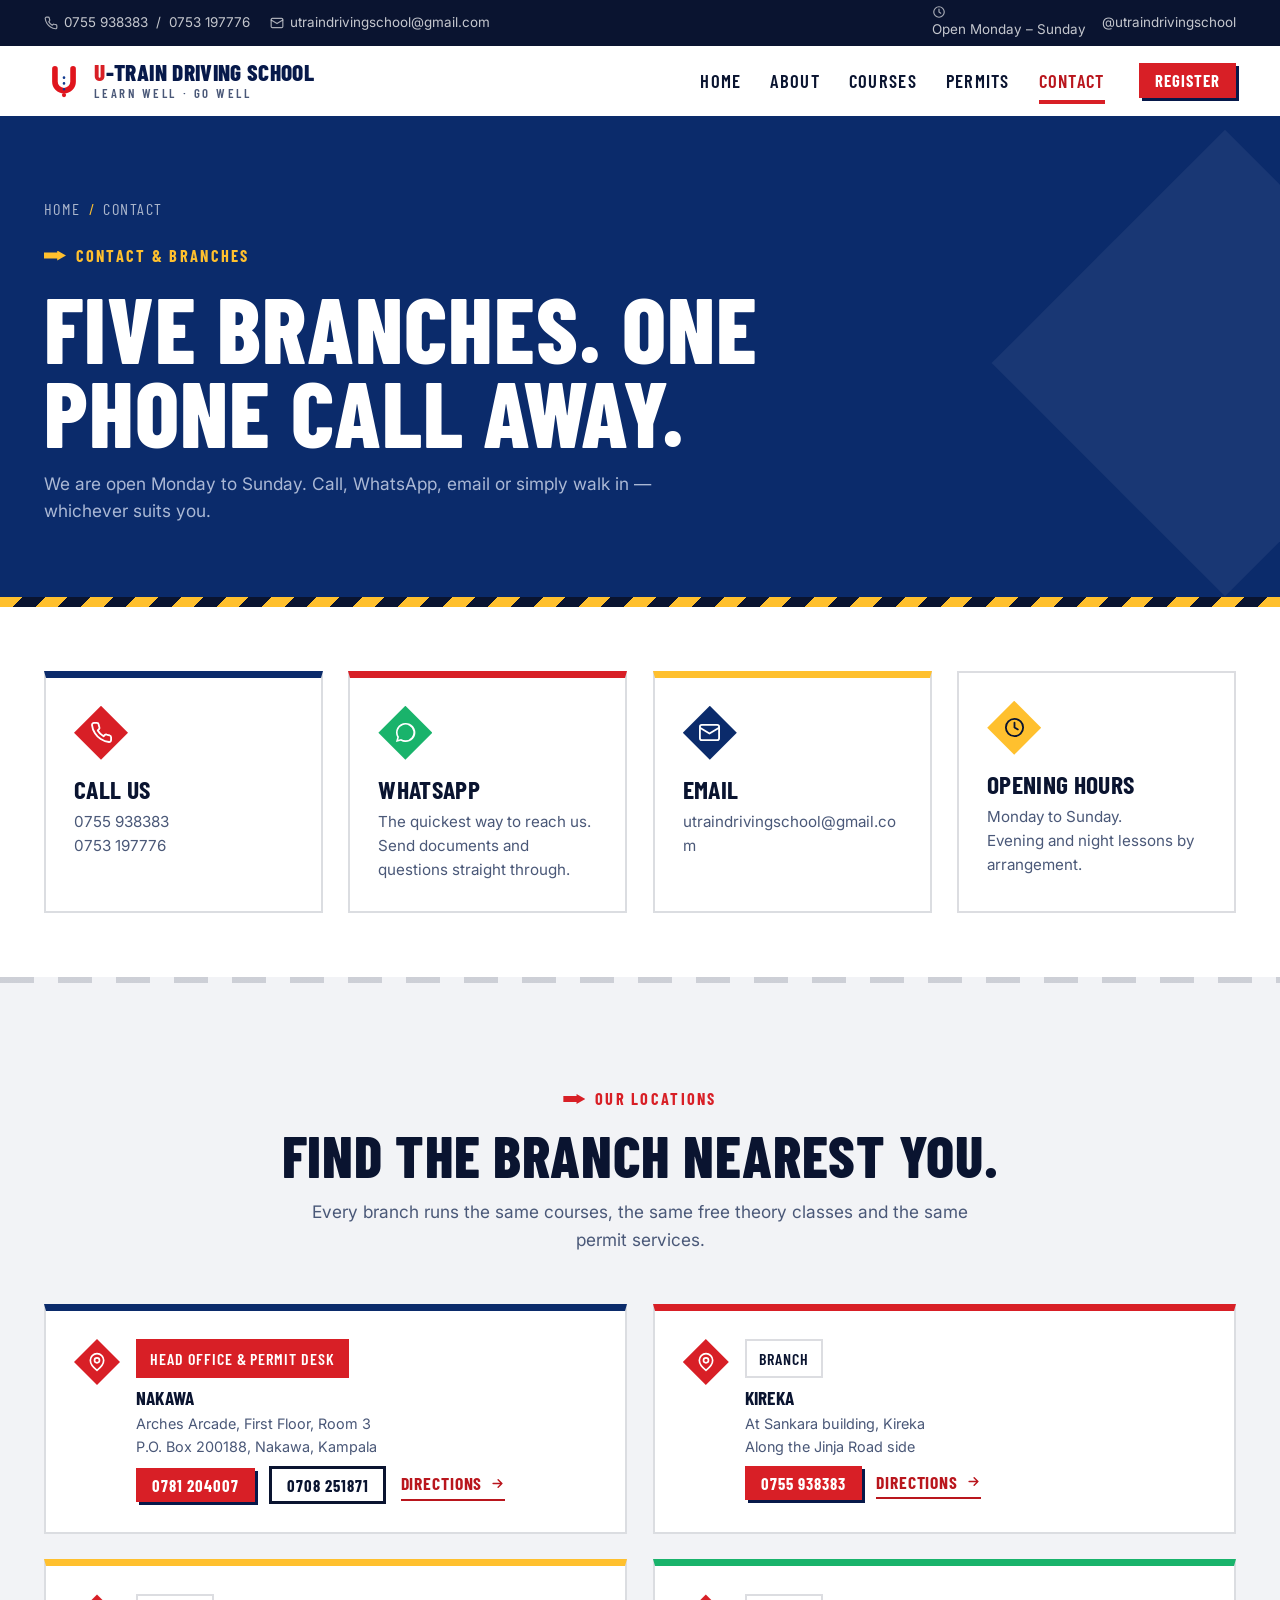
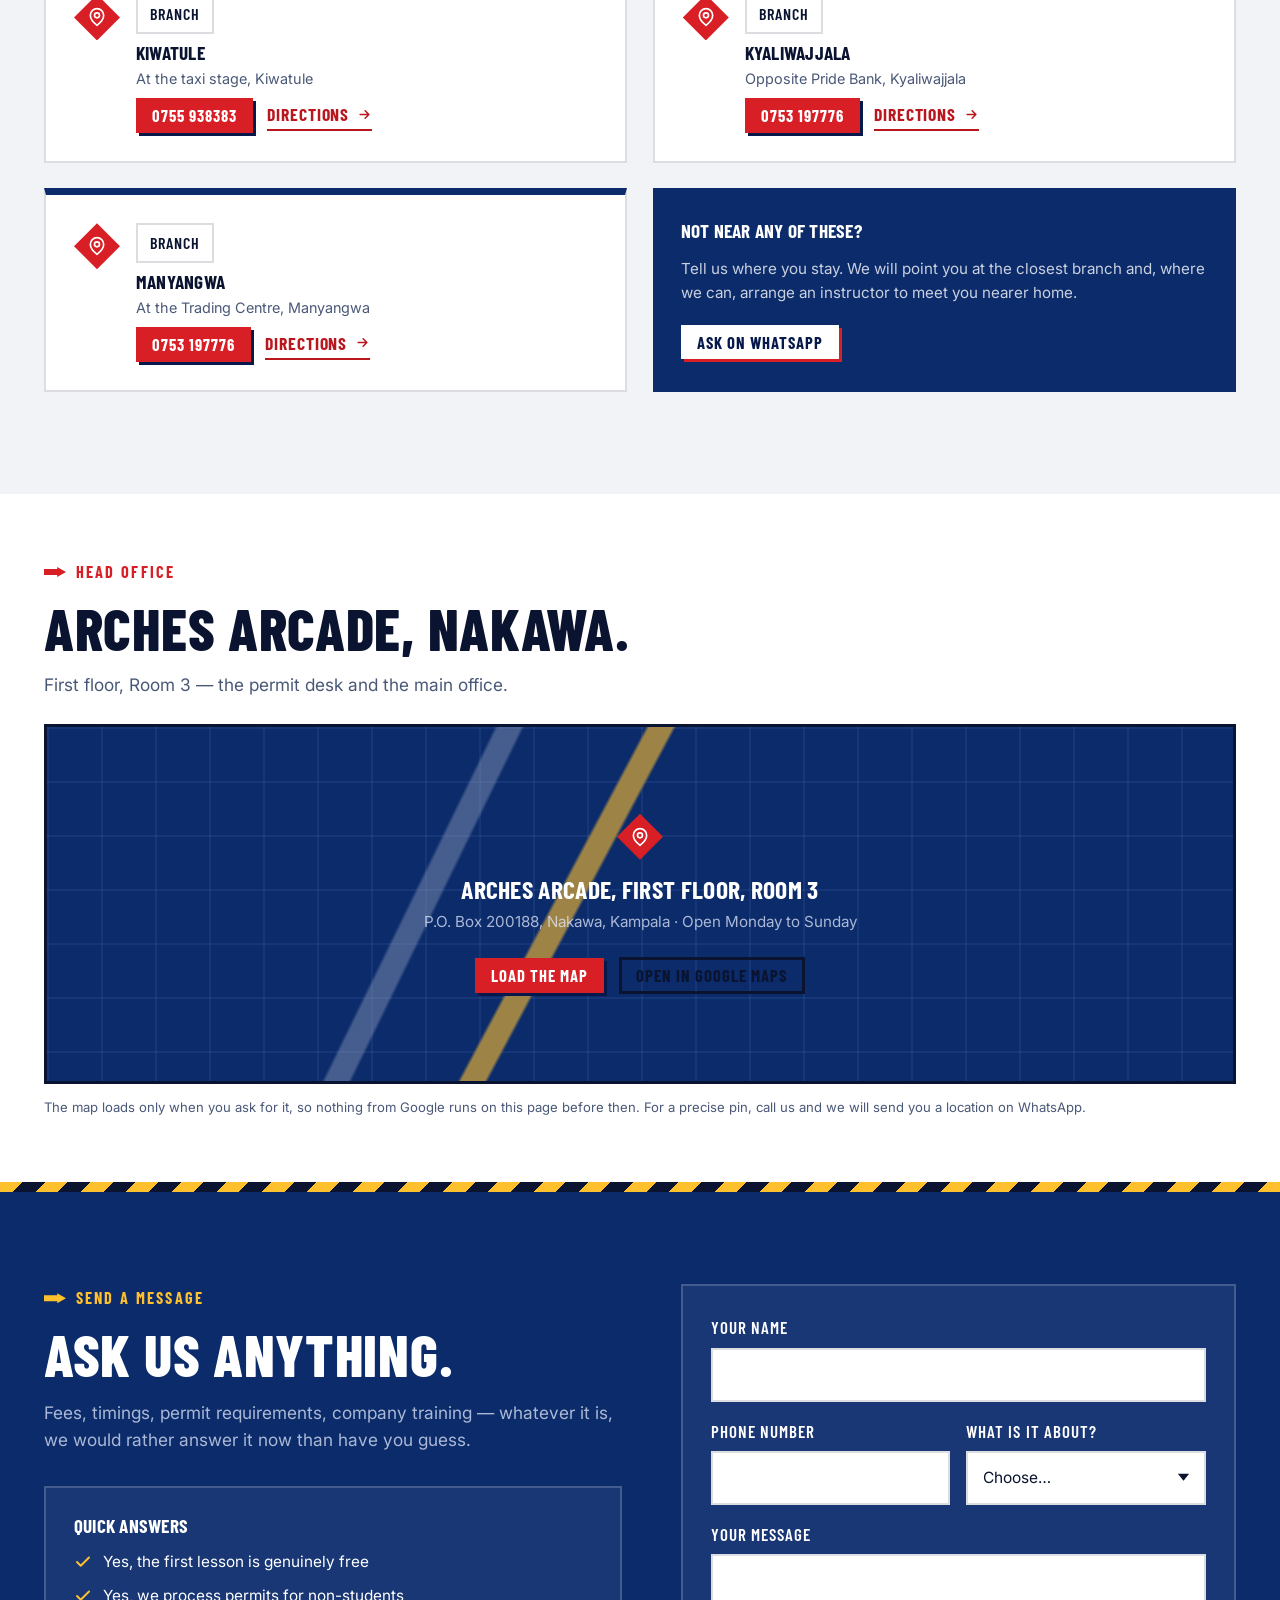
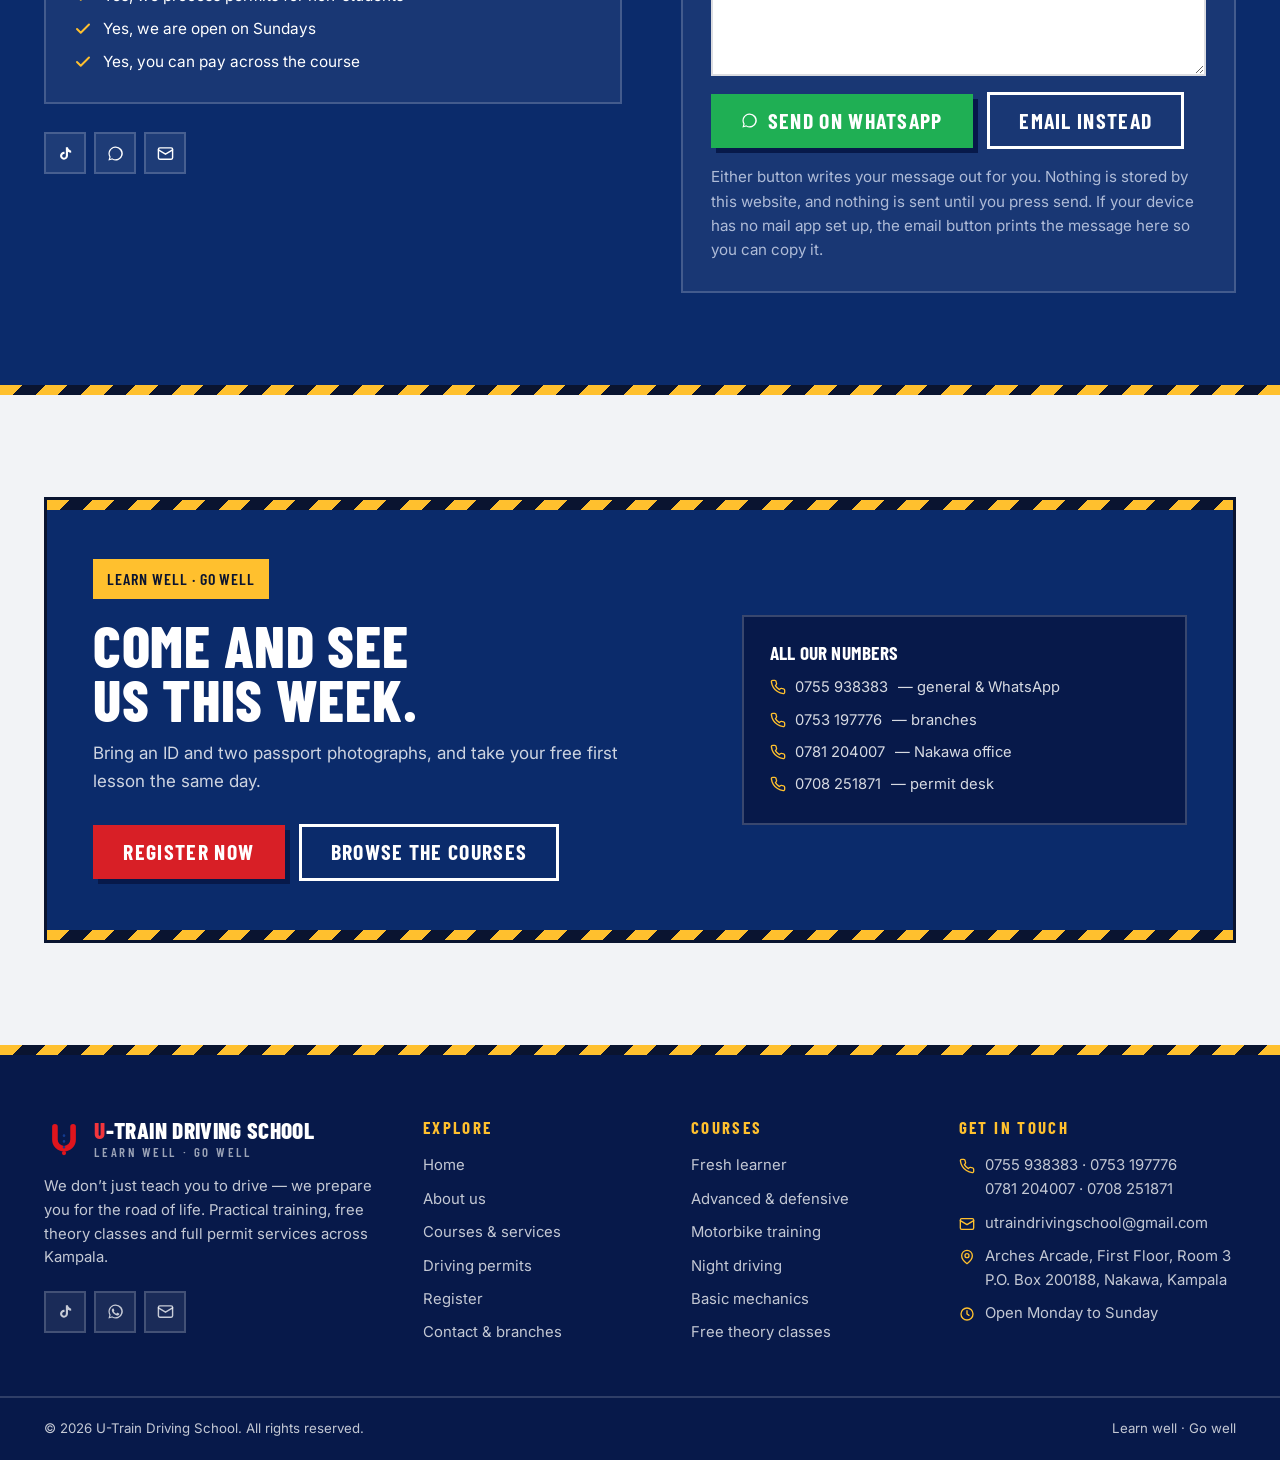
<file: contact.html>
<!DOCTYPE html>
<html lang="en">
<head>
<meta charset="utf-8">
<meta name="viewport" content="width=device-width, initial-scale=1">
<title>Contact U-Train Driving School | Five Branches in Kampala</title>
<meta name="description" content="Call, WhatsApp or visit U-Train Driving School in Nakawa, Kireka, Kiwatule, Kyaliwajjala and Manyangwa. Open Monday to Sunday.">
<meta name="theme-color" content="#0B2B6B">
<link rel="canonical" href="https://utraindrivingschool.com/contact.html">
<link rel="icon" href="assets/img/favicon.svg" type="image/svg+xml">

<meta property="og:type" content="website">
<meta property="og:title" content="Contact U-Train Driving School — Five Branches in Kampala">
<meta property="og:description" content="Call, WhatsApp or visit U-Train Driving School in Nakawa, Kireka, Kiwatule, Kyaliwajjala and Manyangwa. Open Monday to Sunday.">
<meta property="og:image" content="assets/img/photos/03-car-on-road.jpg">

<link rel="preconnect" href="https://fonts.googleapis.com">
<link rel="preconnect" href="https://fonts.gstatic.com" crossorigin>
<link href="https://fonts.googleapis.com/css2?family=Barlow+Condensed:wght@500;600;700;800&family=Inter:wght@400;500;600;700&display=swap" rel="stylesheet">
<link rel="stylesheet" href="assets/css/styles.css">

<script type="application/ld+json">
{
  "@context":"https://schema.org",
  "@type":"DrivingSchool",
  "name":"U-Train Driving School",
  "slogan":"Learn well. Go well.",
  "description":"Driving school in Kampala, Uganda offering practical road training, parking lessons, night driving, free theory classes, basic mechanics, defensive driving, motorbike training and driving permit services.",
  "telephone":"+256755938383",
  "email":"utraindrivingschool@gmail.com",
  "address":{"@type":"PostalAddress","streetAddress":"Arches Arcade, First Floor, Room 3","postOfficeBoxNumber":"200188","addressLocality":"Nakawa, Kampala","addressCountry":"UG"},
  "areaServed":"Kampala, Uganda",
  "openingHours":"Mo-Su",
  "sameAs":["https://www.tiktok.com/@utraindrivingschool"]
}
</script>
</head>

<body>
<a class="skip" href="#main">Skip to content</a>

<!-- ============ top bar ============ -->
<div class="topbar">
  <div class="container topbar__inner">
    <div class="topbar__left">
      <a href="tel:+256755938383"><svg viewBox="0 0 24 24" fill="none" stroke="currentColor" stroke-width="2" stroke-linecap="round" stroke-linejoin="round"><path d="M22 16.9v3a2 2 0 0 1-2.2 2 19.8 19.8 0 0 1-8.6-3.1 19.5 19.5 0 0 1-6-6A19.8 19.8 0 0 1 2.1 4.2 2 2 0 0 1 4.1 2h3a2 2 0 0 1 2 1.7c.1 1 .4 1.9.7 2.8a2 2 0 0 1-.5 2.1L8.1 9.9a16 16 0 0 0 6 6l1.3-1.3a2 2 0 0 1 2.1-.4c.9.3 1.8.6 2.8.7a2 2 0 0 1 1.7 2Z"/></svg>0755 938383 &nbsp;/&nbsp; 0753 197776</a>
      <a href="mailto:utraindrivingschool@gmail.com"><svg viewBox="0 0 24 24" fill="none" stroke="currentColor" stroke-width="2" stroke-linecap="round" stroke-linejoin="round"><rect x="2" y="4" width="20" height="16" rx="2"/><path d="m22 7-10 6L2 7"/></svg>utraindrivingschool@gmail.com</a>
    </div>
    <div class="topbar__right">
      <span><svg viewBox="0 0 24 24" fill="none" stroke="currentColor" stroke-width="2" stroke-linecap="round"><circle cx="12" cy="12" r="9"/><path d="M12 7v5l3 2"/></svg> Open Monday &ndash; Sunday</span>
      <a href="https://www.tiktok.com/@utraindrivingschool" target="_blank" rel="noopener">@utraindrivingschool</a>
    </div>
  </div>
</div>

<!-- ============ navigation ============ -->
<header class="nav">
  <div class="container nav__inner">
    <a class="brand" href="index.html" aria-label="U-Train Driving School home">
      <img class="brand__mark" src="assets/img/logo-mark.svg" alt="" width="40" height="40">
      <span class="brand__text">
        <span class="brand__name"><em>U</em>-Train Driving School</span>
        <span class="brand__tag">Learn well &middot; Go well</span>
      </span>
    </a>

    <nav class="nav__links" aria-label="Main">
      <a href="index.html">Home</a>
      <a href="about.html">About</a>
      <a href="courses.html">Courses</a>
      <a href="permits.html">Permits</a>
      <a href="contact.html" aria-current="page">Contact</a>
    </nav>

    <div class="nav__cta">
      <a class="btn btn--sm btn--desktop" href="enroll.html">Register</a>
      <button class="nav__toggle" type="button" aria-label="Open menu" aria-expanded="false" aria-controls="drawer"><span></span></button>
    </div>
  </div>
</header>

<div class="scrim"></div>
<aside class="drawer" id="drawer" aria-label="Mobile menu">
  <div class="drawer__head">
    <span class="brand__name" style="color:#fff"><em style="color:var(--red-500);font-style:normal">U</em>-Train</span>
    <button class="drawer__close" type="button" aria-label="Close menu">&times;</button>
  </div>
  <a href="index.html">Home</a>
  <a href="about.html">About us</a>
  <a href="courses.html">Courses &amp; services</a>
  <a href="permits.html">Driving permits</a>
  <a href="enroll.html">Register</a>
  <a href="contact.html" aria-current="page">Contact &amp; branches</a>
  <a class="btn btn--block" href="enroll.html">Book your first lesson</a>
  <a class="btn btn--block btn--wa" href="https://wa.me/256755938383" target="_blank" rel="noopener">WhatsApp us</a>
</aside>

<main id="main">

<!-- ============ page header ============ -->
<section class="phead">
  <div class="container" style="position:relative;z-index:2">
    <nav class="crumbs" aria-label="Breadcrumb"><a href="index.html">Home</a><span>/</span>Contact</nav>
    <span class="eyebrow">Contact &amp; branches</span>
    <h1>Five branches. One phone call away.</h1>
    <p class="lede">We are open Monday to Sunday. Call, WhatsApp, email or simply walk in &mdash; whichever suits you.</p>
  </div>
</section>

<!-- ============ contact methods ============ -->
<section class="sec sec--tight sec--white">
  <div class="container">
    <div class="grid g-4">
      <a class="card card--hover sign reveal" href="tel:+256755938383">
        <div class="icon-badge icon-badge--red"><svg viewBox="0 0 24 24" fill="none" stroke="currentColor" stroke-width="1.9" stroke-linecap="round" stroke-linejoin="round"><path d="M22 16.9v3a2 2 0 0 1-2.2 2 19.8 19.8 0 0 1-8.6-3.1 19.5 19.5 0 0 1-6-6A19.8 19.8 0 0 1 2.1 4.2 2 2 0 0 1 4.1 2h3a2 2 0 0 1 2 1.7c.1 1 .4 1.9.7 2.8a2 2 0 0 1-.5 2.1L8.1 9.9a16 16 0 0 0 6 6l1.3-1.3a2 2 0 0 1 2.1-.4c.9.3 1.8.6 2.8.7a2 2 0 0 1 1.7 2Z"/></svg></div>
        <h3>Call us</h3>
        <p style="margin-top:.4rem">0755 938383<br>0753 197776</p>
      </a>

      <a class="card card--hover sign reveal" data-d="1" href="https://wa.me/256755938383" target="_blank" rel="noopener">
        <div class="icon-badge icon-badge--green"><svg viewBox="0 0 24 24" fill="currentColor"><path d="M12 2a10 10 0 0 0-8.6 15L2 22l5.2-1.4A10 10 0 1 0 12 2Zm0 18.2a8.2 8.2 0 0 1-4.2-1.2l-.3-.2-3.1.8.8-3-.2-.3A8.2 8.2 0 1 1 12 20.2Z"/></svg></div>
        <h3>WhatsApp</h3>
        <p style="margin-top:.4rem">The quickest way to reach us. Send documents and questions straight through.</p>
      </a>

      <a class="card card--hover sign reveal" data-d="2" href="mailto:utraindrivingschool@gmail.com">
        <div class="icon-badge"><svg viewBox="0 0 24 24" fill="none" stroke="currentColor" stroke-width="1.9" stroke-linecap="round" stroke-linejoin="round"><rect x="2" y="4" width="20" height="16" rx="2"/><path d="m22 7-10 6L2 7"/></svg></div>
        <h3>Email</h3>
        <p style="margin-top:.4rem;word-break:break-word">utraindrivingschool@gmail.com</p>
      </a>

      <div class="card reveal" data-d="3">
        <div class="icon-badge icon-badge--amber"><svg viewBox="0 0 24 24" fill="none" stroke="currentColor" stroke-width="1.9" stroke-linecap="round" stroke-linejoin="round"><circle cx="12" cy="12" r="9"/><path d="M12 7v5l3.5 2"/></svg></div>
        <h3>Opening hours</h3>
        <p style="margin-top:.4rem">Monday to Sunday.<br>Evening and night lessons by arrangement.</p>
      </div>
    </div>
  </div>
</section>

<hr class="lane-rule">

<!-- ============ branches ============ -->
<section class="sec sec--paper">
  <div class="container">
    <div class="sec-head sec-head--center reveal">
      <span class="eyebrow">Our locations</span>
      <h2>Find the branch nearest you.</h2>
      <p class="lede" style="margin-inline:auto">Every branch runs the same courses, the same free theory classes and the same permit services.</p>
    </div>

    <div class="grid g-2">
      <article class="card card--hover sign reveal">
        <div class="branch">
          <span class="branch__pin"><svg viewBox="0 0 24 24" fill="none" stroke="currentColor" stroke-width="2" stroke-linecap="round" stroke-linejoin="round"><path d="M20 10c0 6-8 12-8 12s-8-6-8-12a8 8 0 0 1 16 0Z"/><circle cx="12" cy="10" r="3"/></svg></span>
          <div style="flex:1">
            <span class="chip chip--red" style="margin-bottom:.6rem">Head office &amp; permit desk</span>
            <h4>Nakawa</h4>
            <p>Arches Arcade, First Floor, Room 3<br>P.O. Box 200188, Nakawa, Kampala</p>
            <div class="btn-row" style="margin-top:.4rem">
              <a class="btn btn--sm" href="tel:+256781204007">0781 204007</a>
              <a class="btn btn--sm btn--ghost" href="tel:+256708251871">0708 251871</a>
              <a class="tlink" href="https://www.google.com/maps/search/?api=1&amp;query=Arches+Arcade+Nakawa+Kampala" target="_blank" rel="noopener">Directions
                <svg viewBox="0 0 24 24" fill="none" stroke="currentColor" stroke-width="2.4" stroke-linecap="round" stroke-linejoin="round"><path d="M5 12h14M13 6l6 6-6 6"/></svg>
              </a>
            </div>
          </div>
        </div>
      </article>

      <article class="card card--hover sign reveal" data-d="1">
        <div class="branch">
          <span class="branch__pin"><svg viewBox="0 0 24 24" fill="none" stroke="currentColor" stroke-width="2" stroke-linecap="round" stroke-linejoin="round"><path d="M20 10c0 6-8 12-8 12s-8-6-8-12a8 8 0 0 1 16 0Z"/><circle cx="12" cy="10" r="3"/></svg></span>
          <div style="flex:1">
            <span class="chip" style="margin-bottom:.6rem">Branch</span>
            <h4>Kireka</h4>
            <p>At Sankara building, Kireka<br>Along the Jinja Road side</p>
            <div class="btn-row" style="margin-top:.4rem">
              <a class="btn btn--sm" href="tel:+256755938383">0755 938383</a>
              <a class="tlink" href="https://www.google.com/maps/search/?api=1&amp;query=Kireka+Kampala+Uganda" target="_blank" rel="noopener">Directions
                <svg viewBox="0 0 24 24" fill="none" stroke="currentColor" stroke-width="2.4" stroke-linecap="round" stroke-linejoin="round"><path d="M5 12h14M13 6l6 6-6 6"/></svg>
              </a>
            </div>
          </div>
        </div>
      </article>

      <article class="card card--hover sign reveal">
        <div class="branch">
          <span class="branch__pin"><svg viewBox="0 0 24 24" fill="none" stroke="currentColor" stroke-width="2" stroke-linecap="round" stroke-linejoin="round"><path d="M20 10c0 6-8 12-8 12s-8-6-8-12a8 8 0 0 1 16 0Z"/><circle cx="12" cy="10" r="3"/></svg></span>
          <div style="flex:1">
            <span class="chip" style="margin-bottom:.6rem">Branch</span>
            <h4>Kiwatule</h4>
            <p>At the taxi stage, Kiwatule</p>
            <div class="btn-row" style="margin-top:.4rem">
              <a class="btn btn--sm" href="tel:+256755938383">0755 938383</a>
              <a class="tlink" href="https://www.google.com/maps/search/?api=1&amp;query=Kiwatule+Kampala+Uganda" target="_blank" rel="noopener">Directions
                <svg viewBox="0 0 24 24" fill="none" stroke="currentColor" stroke-width="2.4" stroke-linecap="round" stroke-linejoin="round"><path d="M5 12h14M13 6l6 6-6 6"/></svg>
              </a>
            </div>
          </div>
        </div>
      </article>

      <article class="card card--hover sign reveal" data-d="1">
        <div class="branch">
          <span class="branch__pin"><svg viewBox="0 0 24 24" fill="none" stroke="currentColor" stroke-width="2" stroke-linecap="round" stroke-linejoin="round"><path d="M20 10c0 6-8 12-8 12s-8-6-8-12a8 8 0 0 1 16 0Z"/><circle cx="12" cy="10" r="3"/></svg></span>
          <div style="flex:1">
            <span class="chip" style="margin-bottom:.6rem">Branch</span>
            <h4>Kyaliwajjala</h4>
            <p>Opposite Pride Bank, Kyaliwajjala</p>
            <div class="btn-row" style="margin-top:.4rem">
              <a class="btn btn--sm" href="tel:+256753197776">0753 197776</a>
              <a class="tlink" href="https://www.google.com/maps/search/?api=1&amp;query=Kyaliwajjala+Kampala+Uganda" target="_blank" rel="noopener">Directions
                <svg viewBox="0 0 24 24" fill="none" stroke="currentColor" stroke-width="2.4" stroke-linecap="round" stroke-linejoin="round"><path d="M5 12h14M13 6l6 6-6 6"/></svg>
              </a>
            </div>
          </div>
        </div>
      </article>

      <article class="card card--hover sign reveal">
        <div class="branch">
          <span class="branch__pin"><svg viewBox="0 0 24 24" fill="none" stroke="currentColor" stroke-width="2" stroke-linecap="round" stroke-linejoin="round"><path d="M20 10c0 6-8 12-8 12s-8-6-8-12a8 8 0 0 1 16 0Z"/><circle cx="12" cy="10" r="3"/></svg></span>
          <div style="flex:1">
            <span class="chip" style="margin-bottom:.6rem">Branch</span>
            <h4>Manyangwa</h4>
            <p>At the Trading Centre, Manyangwa</p>
            <div class="btn-row" style="margin-top:.4rem">
              <a class="btn btn--sm" href="tel:+256753197776">0753 197776</a>
              <a class="tlink" href="https://www.google.com/maps/search/?api=1&amp;query=Manyangwa+Uganda" target="_blank" rel="noopener">Directions
                <svg viewBox="0 0 24 24" fill="none" stroke="currentColor" stroke-width="2.4" stroke-linecap="round" stroke-linejoin="round"><path d="M5 12h14M13 6l6 6-6 6"/></svg>
              </a>
            </div>
          </div>
        </div>
      </article>

      <article class="card on-dark reveal" data-d="1" style="display:flex;flex-direction:column;justify-content:center;border:0">
        <h4 style="color:#fff">Not near any of these?</h4>
        <p style="color:rgba(255,255,255,.78);margin:.5rem 0 1.2rem">Tell us where you stay. We will point you at the closest branch and, where we can, arrange an instructor to meet you nearer home.</p>
        <a class="btn btn--sm btn--light" href="https://wa.me/256755938383" target="_blank" rel="noopener" style="align-self:flex-start">Ask on WhatsApp</a>
      </article>
    </div>
  </div>
</section>

<!-- ============ map ============ -->
<section class="sec sec--tight sec--white">
  <div class="container">
    <div class="sec-head reveal" style="margin-bottom:1.6rem">
      <span class="eyebrow">Head office</span>
      <h2>Arches Arcade, Nakawa.</h2>
      <p class="lede">First floor, Room 3 &mdash; the permit desk and the main office.</p>
    </div>
    <div class="mapbox reveal"
         data-map="https://www.google.com/maps?q=Nakawa,Kampala,Uganda&amp;output=embed"
         data-map-title="Map of Nakawa, Kampala, where the U-Train Driving School head office is located">
      <div class="mapbox__grid" aria-hidden="true"></div>
      <div class="mapbox__inner">
        <span class="branch__pin"><svg viewBox="0 0 24 24" fill="none" stroke="currentColor" stroke-width="2" stroke-linecap="round" stroke-linejoin="round"><path d="M20 10c0 6-8 12-8 12s-8-6-8-12a8 8 0 0 1 16 0Z"/><circle cx="12" cy="10" r="3"/></svg></span>
        <h3>Arches Arcade, First Floor, Room 3</h3>
        <p>P.O. Box 200188, Nakawa, Kampala &middot; Open Monday to Sunday</p>
        <div class="btn-row">
          <button class="btn btn--sm" type="button" data-map-load>Load the map</button>
          <a class="btn btn--sm btn--ghost" href="https://www.google.com/maps/search/?api=1&amp;query=Arches+Arcade+Nakawa+Kampala" target="_blank" rel="noopener">Open in Google Maps</a>
        </div>
      </div>
    </div>
    <p class="form__note reveal" style="margin-top:.8rem">The map loads only when you ask for it, so nothing from Google runs on this page before then. For a precise pin, call us and we will send you a location on WhatsApp.</p>
  </div>
</section>

<!-- ============ message form ============ -->
<section class="sec sec--dark">
  <div class="container split" style="position:relative;z-index:2;align-items:start">
    <div class="reveal">
      <span class="eyebrow">Send a message</span>
      <h2>Ask us anything.</h2>
      <p class="lede" style="margin-top:1.1rem">Fees, timings, permit requirements, company training &mdash; whatever it is, we would rather answer it now than have you guess.</p>

      <div class="card" style="margin-top:2rem">
        <h4 style="margin-bottom:.9rem">Quick answers</h4>
        <ul class="ticks">
          <li><svg viewBox="0 0 24 24" fill="none" stroke="currentColor" stroke-width="2.6" stroke-linecap="round" stroke-linejoin="round"><path d="M20 6 9 17l-5-5"/></svg>Yes, the first lesson is genuinely free</li>
          <li><svg viewBox="0 0 24 24" fill="none" stroke="currentColor" stroke-width="2.6" stroke-linecap="round" stroke-linejoin="round"><path d="M20 6 9 17l-5-5"/></svg>Yes, we process permits for non-students</li>
          <li><svg viewBox="0 0 24 24" fill="none" stroke="currentColor" stroke-width="2.6" stroke-linecap="round" stroke-linejoin="round"><path d="M20 6 9 17l-5-5"/></svg>Yes, we are open on Sundays</li>
          <li><svg viewBox="0 0 24 24" fill="none" stroke="currentColor" stroke-width="2.6" stroke-linecap="round" stroke-linejoin="round"><path d="M20 6 9 17l-5-5"/></svg>Yes, you can pay across the course</li>
        </ul>
      </div>

      <div class="socials" style="margin-top:1.8rem">
        <a href="https://www.tiktok.com/@utraindrivingschool" target="_blank" rel="noopener" aria-label="U-Train on TikTok"><svg viewBox="0 0 24 24" fill="currentColor"><path d="M16.6 5.8a4.8 4.8 0 0 1-1.1-2.8h-3v12.3a2.6 2.6 0 1 1-1.9-2.5V9.6a5.6 5.6 0 1 0 4.9 5.6V9.7a7.8 7.8 0 0 0 4.5 1.4V8.1a4.8 4.8 0 0 1-3.4-2.3Z"/></svg></a>
        <a href="https://wa.me/256755938383" target="_blank" rel="noopener" aria-label="U-Train on WhatsApp"><svg viewBox="0 0 24 24" fill="currentColor"><path d="M12 2a10 10 0 0 0-8.6 15L2 22l5.2-1.4A10 10 0 1 0 12 2Zm0 18.2a8.2 8.2 0 0 1-4.2-1.2l-.3-.2-3.1.8.8-3-.2-.3A8.2 8.2 0 1 1 12 20.2Z"/></svg></a>
        <a href="mailto:utraindrivingschool@gmail.com" aria-label="Email U-Train"><svg viewBox="0 0 24 24" fill="none" stroke="currentColor" stroke-width="2" stroke-linecap="round" stroke-linejoin="round"><rect x="2" y="4" width="20" height="16" rx="2"/><path d="m22 7-10 6L2 7"/></svg></a>
      </div>
    </div>

    <div class="card reveal" data-d="1">
      <form class="form" data-wa-form data-wa-title="MESSAGE FROM THE U-TRAIN WEBSITE">
        <div class="field">
          <label for="c-name">Your name</label>
          <input id="c-name" name="name" data-label="Name" type="text" autocomplete="name" required>
        </div>
        <div class="form__row">
          <div class="field">
            <label for="c-phone">Phone number</label>
            <input id="c-phone" name="phone" data-label="Phone" type="tel" autocomplete="tel" required>
          </div>
          <div class="field">
            <label for="c-topic">What is it about?</label>
            <select id="c-topic" name="topic" data-label="Topic" required>
              <option value="">Choose…</option>
              <option>Driving lessons</option>
              <option>Motorbike training</option>
              <option>Permit processing or renewal</option>
              <option>Permit class extension</option>
              <option>Company / fleet training</option>
              <option>Fees</option>
              <option>Something else</option>
            </select>
          </div>
        </div>
        <div class="field">
          <label for="c-msg">Your message</label>
          <textarea id="c-msg" name="message" data-label="Message" required></textarea>
        </div>
        <div class="btn-row">
          <button class="btn btn--lg btn--wa" type="submit">
            <svg viewBox="0 0 24 24" fill="currentColor"><path d="M12 2a10 10 0 0 0-8.6 15L2 22l5.2-1.4A10 10 0 1 0 12 2Zm0 18.2a8.2 8.2 0 0 1-4.2-1.2l-.3-.2-3.1.8.8-3-.2-.3A8.2 8.2 0 1 1 12 20.2Z"/></svg>
            Send on WhatsApp
          </button>
          <button class="btn btn--lg btn--ghost" type="button" data-email-send>Email instead</button>
        </div>
        <p class="form__note" data-form-status role="status" hidden></p>
        <p class="form__note">Either button writes your message out for you. Nothing is stored by this website, and nothing is sent until you press send. If your device has no mail app set up, the email button prints the message here so you can copy it.</p>
      </form>
    </div>
  </div>
</section>

<!-- ============ CTA ============ -->
<section class="sec sec--paper">
  <div class="container">
    <div class="cta-band reveal">
      <div class="cta-band__inner">
        <div>
          <span class="chip chip--amber" style="margin-bottom:1.2rem">Learn well &middot; Go well</span>
          <h2>Come and see us this week.</h2>
          <p>Bring an ID and two passport photographs, and take your free first lesson the same day.</p>
          <div class="btn-row">
            <a class="btn btn--lg" href="enroll.html">Register now</a>
            <a class="btn btn--lg btn--ghost" href="courses.html">Browse the courses</a>
          </div>
        </div>
        <div class="cta-band__aside">
          <h4>All our numbers</h4>
          <ul>
            <li><svg viewBox="0 0 24 24" fill="none" stroke="currentColor" stroke-width="2" stroke-linecap="round" stroke-linejoin="round"><path d="M22 16.9v3a2 2 0 0 1-2.2 2 19.8 19.8 0 0 1-8.6-3.1 19.5 19.5 0 0 1-6-6A19.8 19.8 0 0 1 2.1 4.2 2 2 0 0 1 4.1 2h3a2 2 0 0 1 2 1.7c.1 1 .4 1.9.7 2.8a2 2 0 0 1-.5 2.1L8.1 9.9a16 16 0 0 0 6 6l1.3-1.3a2 2 0 0 1 2.1-.4c.9.3 1.8.6 2.8.7a2 2 0 0 1 1.7 2Z"/></svg><a href="tel:+256755938383">0755 938383</a> &mdash; general &amp; WhatsApp</li>
            <li><svg viewBox="0 0 24 24" fill="none" stroke="currentColor" stroke-width="2" stroke-linecap="round" stroke-linejoin="round"><path d="M22 16.9v3a2 2 0 0 1-2.2 2 19.8 19.8 0 0 1-8.6-3.1 19.5 19.5 0 0 1-6-6A19.8 19.8 0 0 1 2.1 4.2 2 2 0 0 1 4.1 2h3a2 2 0 0 1 2 1.7c.1 1 .4 1.9.7 2.8a2 2 0 0 1-.5 2.1L8.1 9.9a16 16 0 0 0 6 6l1.3-1.3a2 2 0 0 1 2.1-.4c.9.3 1.8.6 2.8.7a2 2 0 0 1 1.7 2Z"/></svg><a href="tel:+256753197776">0753 197776</a> &mdash; branches</li>
            <li><svg viewBox="0 0 24 24" fill="none" stroke="currentColor" stroke-width="2" stroke-linecap="round" stroke-linejoin="round"><path d="M22 16.9v3a2 2 0 0 1-2.2 2 19.8 19.8 0 0 1-8.6-3.1 19.5 19.5 0 0 1-6-6A19.8 19.8 0 0 1 2.1 4.2 2 2 0 0 1 4.1 2h3a2 2 0 0 1 2 1.7c.1 1 .4 1.9.7 2.8a2 2 0 0 1-.5 2.1L8.1 9.9a16 16 0 0 0 6 6l1.3-1.3a2 2 0 0 1 2.1-.4c.9.3 1.8.6 2.8.7a2 2 0 0 1 1.7 2Z"/></svg><a href="tel:+256781204007">0781 204007</a> &mdash; Nakawa office</li>
            <li><svg viewBox="0 0 24 24" fill="none" stroke="currentColor" stroke-width="2" stroke-linecap="round" stroke-linejoin="round"><path d="M22 16.9v3a2 2 0 0 1-2.2 2 19.8 19.8 0 0 1-8.6-3.1 19.5 19.5 0 0 1-6-6A19.8 19.8 0 0 1 2.1 4.2 2 2 0 0 1 4.1 2h3a2 2 0 0 1 2 1.7c.1 1 .4 1.9.7 2.8a2 2 0 0 1-.5 2.1L8.1 9.9a16 16 0 0 0 6 6l1.3-1.3a2 2 0 0 1 2.1-.4c.9.3 1.8.6 2.8.7a2 2 0 0 1 1.7 2Z"/></svg><a href="tel:+256708251871">0708 251871</a> &mdash; permit desk</li>
          </ul>
        </div>
      </div>
    </div>
  </div>
</section>

</main>

<!-- ============ footer ============ -->
<footer class="footer">
  <div class="container footer__top">
    <div>
      <a class="brand" href="index.html">
        <img class="brand__mark" src="assets/img/logo-mark.svg" alt="" width="40" height="40">
        <span class="brand__text">
          <span class="brand__name"><em style="color:var(--red-400);font-style:normal">U</em>-Train Driving School</span>
          <span class="brand__tag">Learn well &middot; Go well</span>
        </span>
      </a>
      <p class="footer__about">We don&rsquo;t just teach you to drive &mdash; we prepare you for the road of life. Practical training, free theory classes and full permit services across Kampala.</p>
      <div class="socials">
        <a href="https://www.tiktok.com/@utraindrivingschool" target="_blank" rel="noopener" aria-label="U-Train on TikTok"><svg viewBox="0 0 24 24" fill="currentColor"><path d="M16.6 5.8a4.8 4.8 0 0 1-1.1-2.8h-3v12.3a2.6 2.6 0 1 1-1.9-2.5V9.6a5.6 5.6 0 1 0 4.9 5.6V9.7a7.8 7.8 0 0 0 4.5 1.4V8.1a4.8 4.8 0 0 1-3.4-2.3Z"/></svg></a>
        <a href="https://wa.me/256755938383" target="_blank" rel="noopener" aria-label="U-Train on WhatsApp"><svg viewBox="0 0 24 24" fill="currentColor"><path d="M12 2a10 10 0 0 0-8.6 15L2 22l5.2-1.4A10 10 0 1 0 12 2Zm0 18.2a8.2 8.2 0 0 1-4.2-1.2l-.3-.2-3.1.8.8-3-.2-.3A8.2 8.2 0 1 1 12 20.2Zm4.6-5.6c-.3-.2-1.5-.7-1.8-.8-.2-.1-.4-.1-.6.1l-.8 1c-.1.2-.3.2-.5.1a6.7 6.7 0 0 1-3.3-2.9c-.2-.3 0-.4.1-.6l.4-.5.2-.4v-.4l-.8-1.9c-.2-.5-.4-.4-.6-.4h-.5a1 1 0 0 0-.7.3c-.3.3-.9.9-.9 2.1s.9 2.5 1 2.6c.2.2 1.9 2.9 4.5 4 2.3 1 2.7.8 3.2.7.5 0 1.5-.6 1.7-1.2.2-.6.2-1.1.1-1.2 0-.1-.2-.2-.4-.3Z"/></svg></a>
        <a href="mailto:utraindrivingschool@gmail.com" aria-label="Email U-Train"><svg viewBox="0 0 24 24" fill="none" stroke="currentColor" stroke-width="2" stroke-linecap="round" stroke-linejoin="round"><rect x="2" y="4" width="20" height="16" rx="2"/><path d="m22 7-10 6L2 7"/></svg></a>
      </div>
    </div>

    <div>
      <h4>Explore</h4>
      <ul>
        <li><a href="index.html">Home</a></li>
        <li><a href="about.html">About us</a></li>
        <li><a href="courses.html">Courses &amp; services</a></li>
        <li><a href="permits.html">Driving permits</a></li>
        <li><a href="enroll.html">Register</a></li>
        <li><a href="contact.html">Contact &amp; branches</a></li>
      </ul>
    </div>

    <div>
      <h4>Courses</h4>
      <ul>
        <li><a href="courses.html#fresh">Fresh learner</a></li>
        <li><a href="courses.html#advanced">Advanced &amp; defensive</a></li>
        <li><a href="courses.html#motorbike">Motorbike training</a></li>
        <li><a href="courses.html#night">Night driving</a></li>
        <li><a href="courses.html#mechanics">Basic mechanics</a></li>
        <li><a href="courses.html#theory">Free theory classes</a></li>
      </ul>
    </div>

    <div>
      <h4>Get in touch</h4>
      <ul class="footer__contact">
        <li><svg viewBox="0 0 24 24" fill="none" stroke="currentColor" stroke-width="2" stroke-linecap="round" stroke-linejoin="round"><path d="M22 16.9v3a2 2 0 0 1-2.2 2 19.8 19.8 0 0 1-8.6-3.1 19.5 19.5 0 0 1-6-6A19.8 19.8 0 0 1 2.1 4.2 2 2 0 0 1 4.1 2h3a2 2 0 0 1 2 1.7c.1 1 .4 1.9.7 2.8a2 2 0 0 1-.5 2.1L8.1 9.9a16 16 0 0 0 6 6l1.3-1.3a2 2 0 0 1 2.1-.4c.9.3 1.8.6 2.8.7a2 2 0 0 1 1.7 2Z"/></svg><span><a href="tel:+256755938383">0755 938383</a> &middot; <a href="tel:+256753197776">0753 197776</a><br><a href="tel:+256781204007">0781 204007</a> &middot; <a href="tel:+256708251871">0708 251871</a></span></li>
        <li><svg viewBox="0 0 24 24" fill="none" stroke="currentColor" stroke-width="2" stroke-linecap="round" stroke-linejoin="round"><rect x="2" y="4" width="20" height="16" rx="2"/><path d="m22 7-10 6L2 7"/></svg><a href="mailto:utraindrivingschool@gmail.com">utraindrivingschool@gmail.com</a></li>
        <li><svg viewBox="0 0 24 24" fill="none" stroke="currentColor" stroke-width="2" stroke-linecap="round" stroke-linejoin="round"><path d="M20 10c0 6-8 12-8 12s-8-6-8-12a8 8 0 0 1 16 0Z"/><circle cx="12" cy="10" r="3"/></svg><span>Arches Arcade, First Floor, Room 3<br>P.O. Box 200188, Nakawa, Kampala</span></li>
        <li><svg viewBox="0 0 24 24" fill="none" stroke="currentColor" stroke-width="2" stroke-linecap="round"><circle cx="12" cy="12" r="9"/><path d="M12 7v5l3 2"/></svg><span>Open Monday to Sunday</span></li>
      </ul>
    </div>
  </div>

  <div class="container footer__bar">
    <span>&copy; <span data-year>2026</span> U-Train Driving School. All rights reserved.</span>
    <span>Learn well &middot; Go well</span>
  </div>
</footer>

<!-- sticky call bar, phones only -->
<div class="callbar">
  <a href="tel:+256755938383"><svg viewBox="0 0 24 24" fill="none" stroke="currentColor" stroke-width="2" stroke-linecap="round" stroke-linejoin="round"><path d="M22 16.9v3a2 2 0 0 1-2.2 2 19.8 19.8 0 0 1-8.6-3.1 19.5 19.5 0 0 1-6-6A19.8 19.8 0 0 1 2.1 4.2 2 2 0 0 1 4.1 2h3a2 2 0 0 1 2 1.7c.1 1 .4 1.9.7 2.8a2 2 0 0 1-.5 2.1L8.1 9.9a16 16 0 0 0 6 6l1.3-1.3a2 2 0 0 1 2.1-.4c.9.3 1.8.6 2.8.7a2 2 0 0 1 1.7 2Z"/></svg>Call us</a>
  <a href="https://wa.me/256755938383" target="_blank" rel="noopener"><svg viewBox="0 0 24 24" fill="currentColor"><path d="M12 2a10 10 0 0 0-8.6 15L2 22l5.2-1.4A10 10 0 1 0 12 2Zm0 18.2a8.2 8.2 0 0 1-4.2-1.2l-.3-.2-3.1.8.8-3-.2-.3A8.2 8.2 0 1 1 12 20.2Z"/></svg>WhatsApp</a>
</div>

<script src="assets/js/main.js"></script>
</body>
</html>
</file>
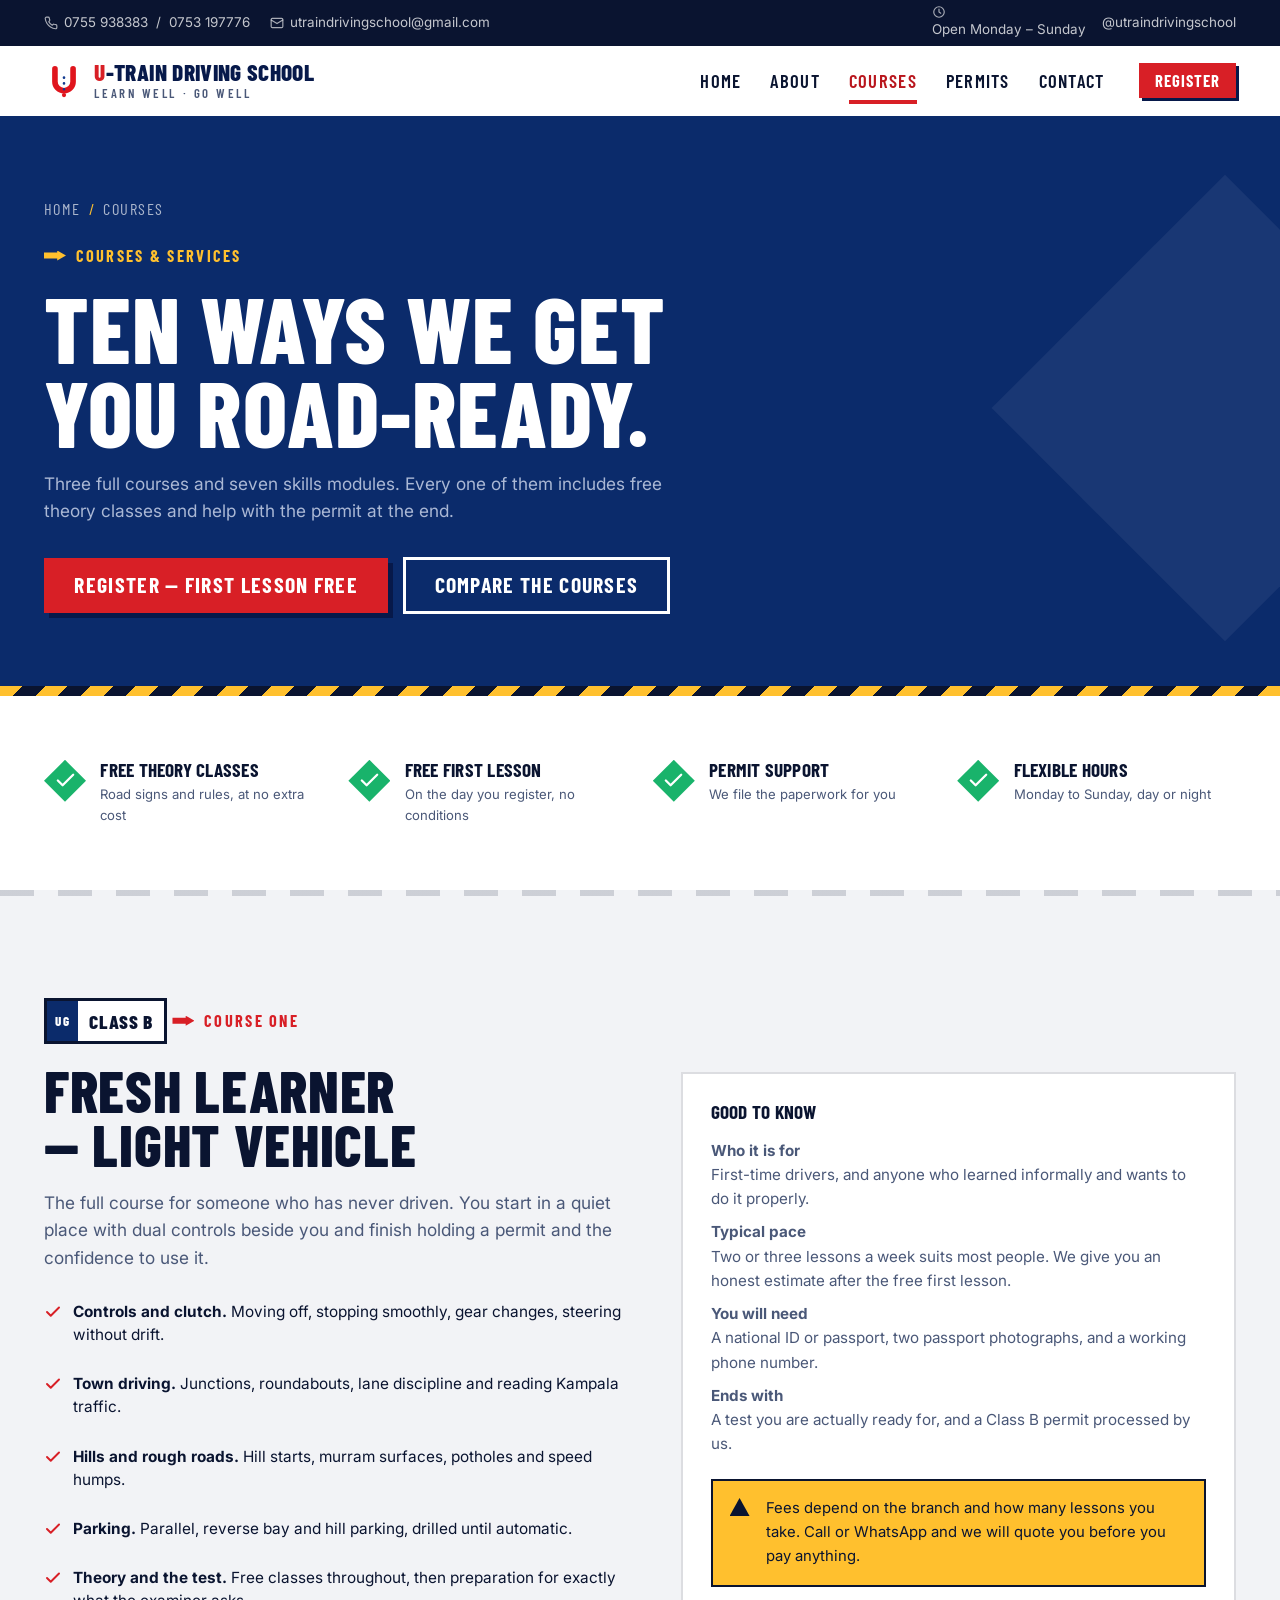
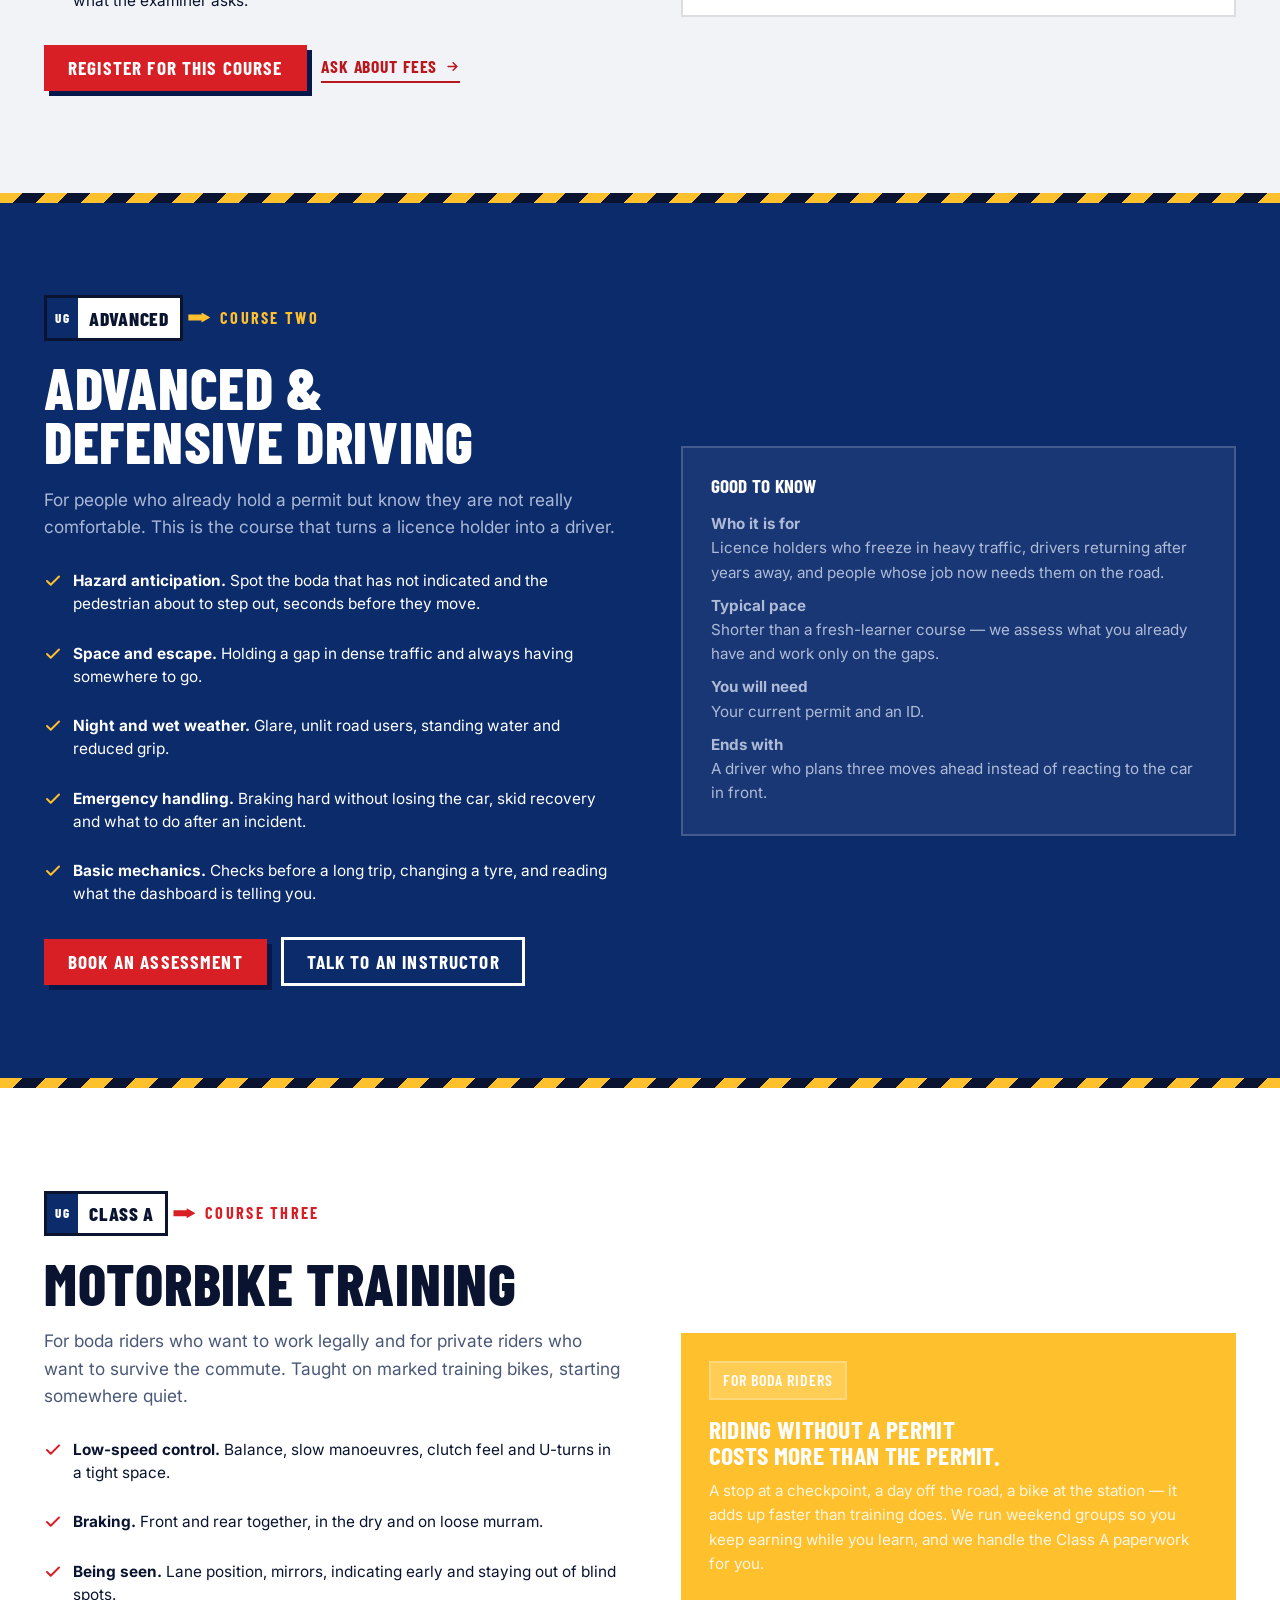
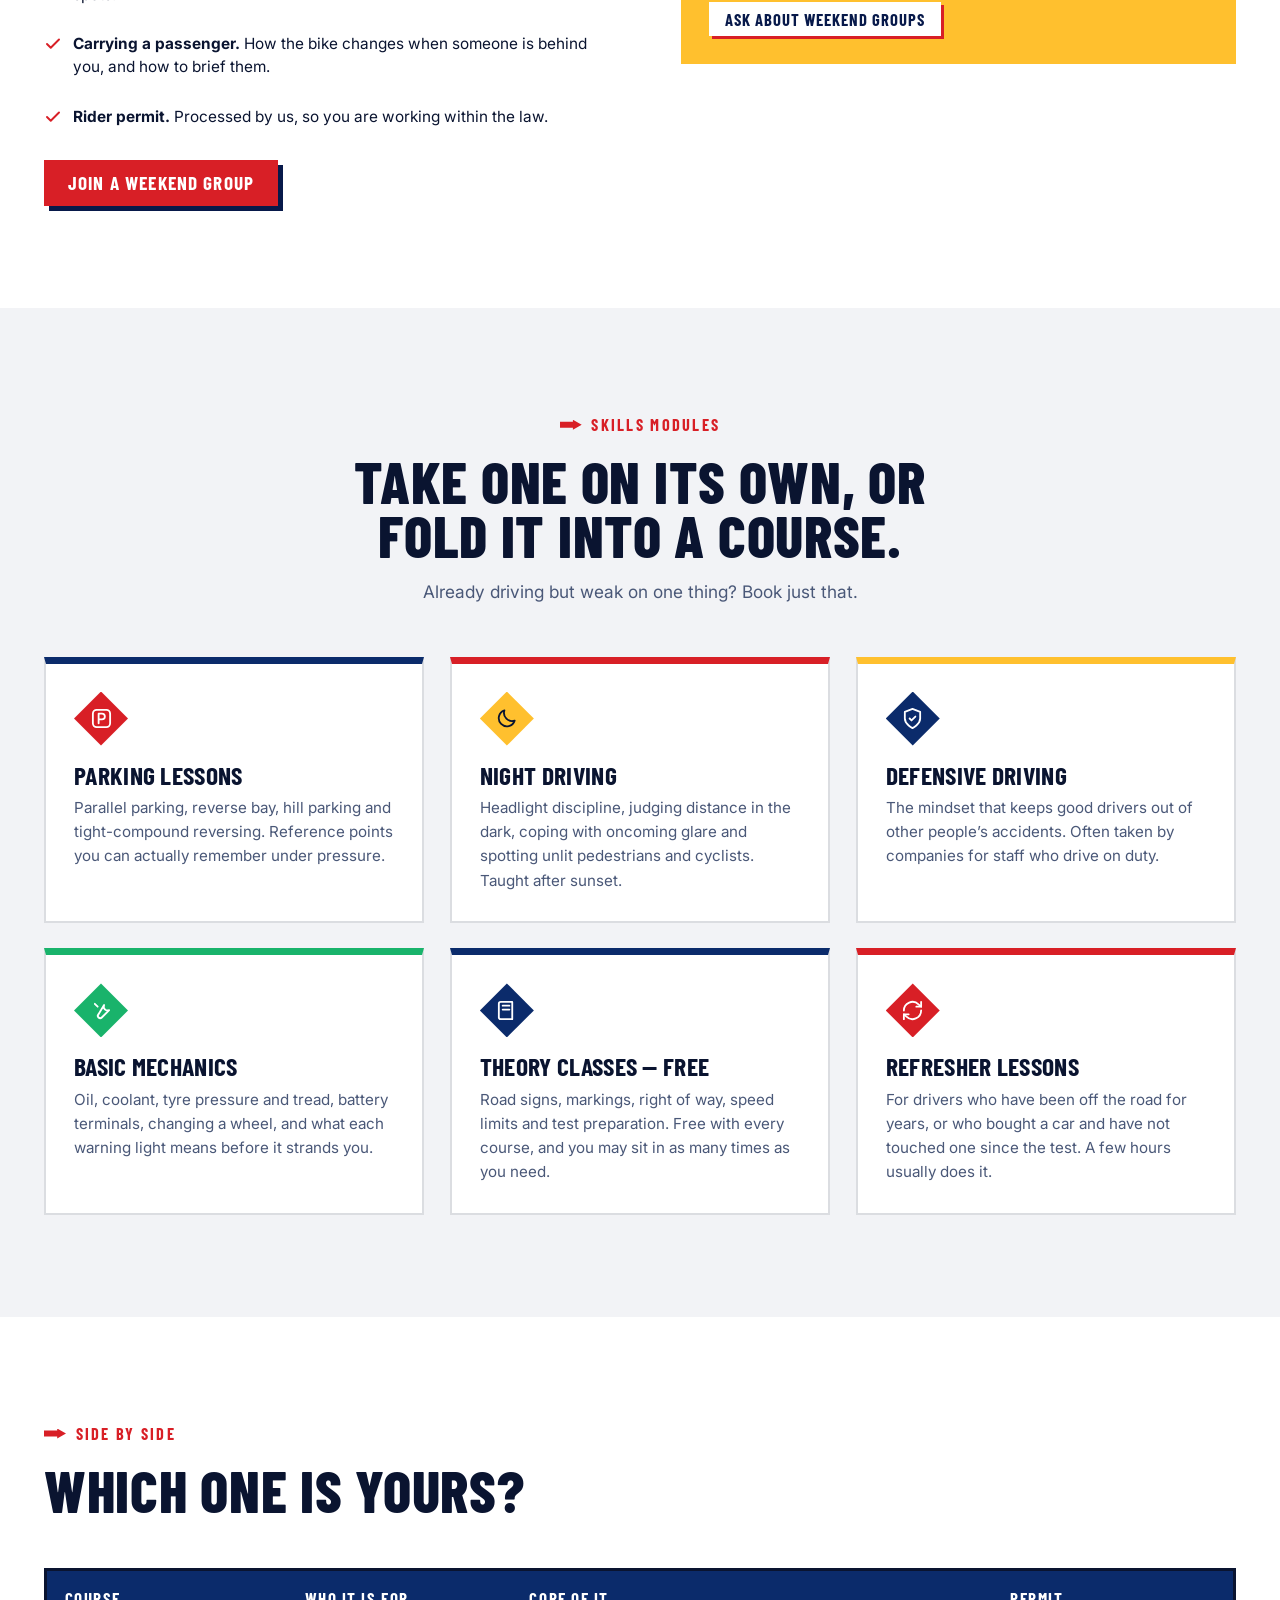
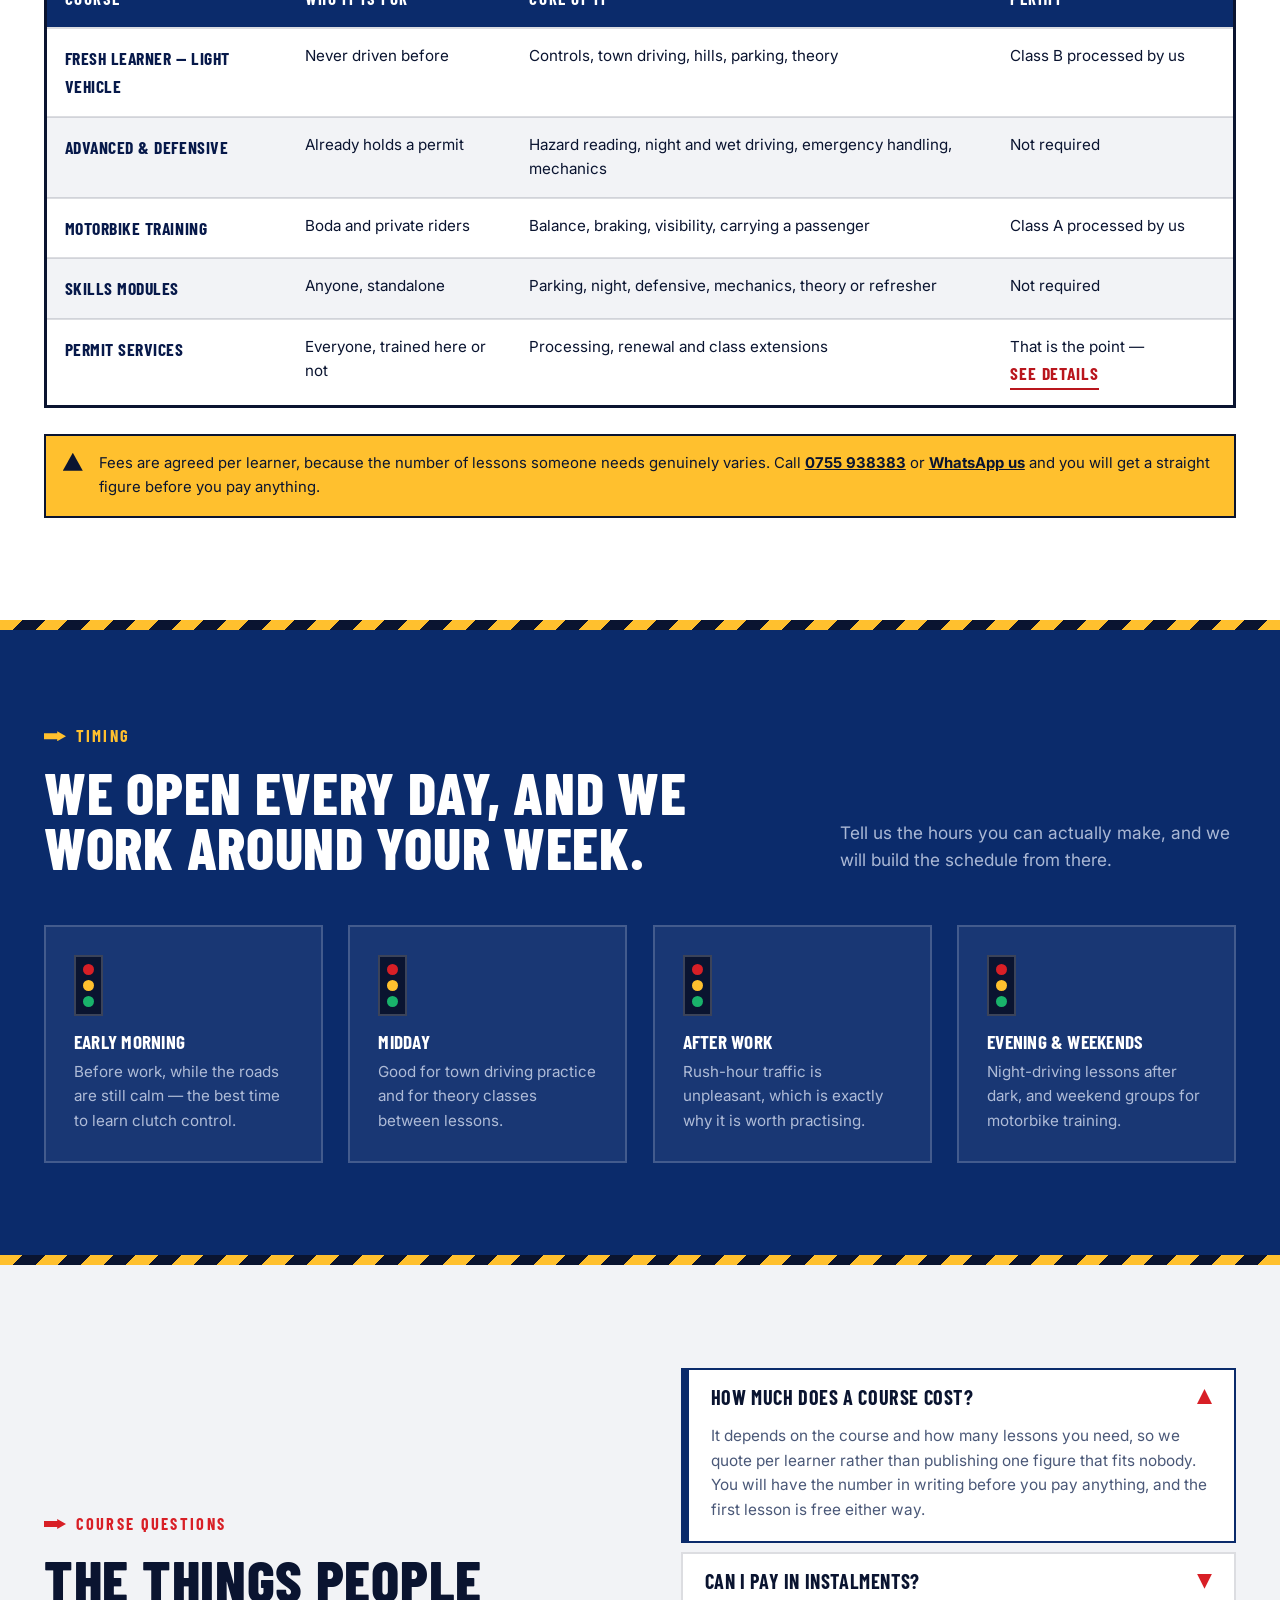
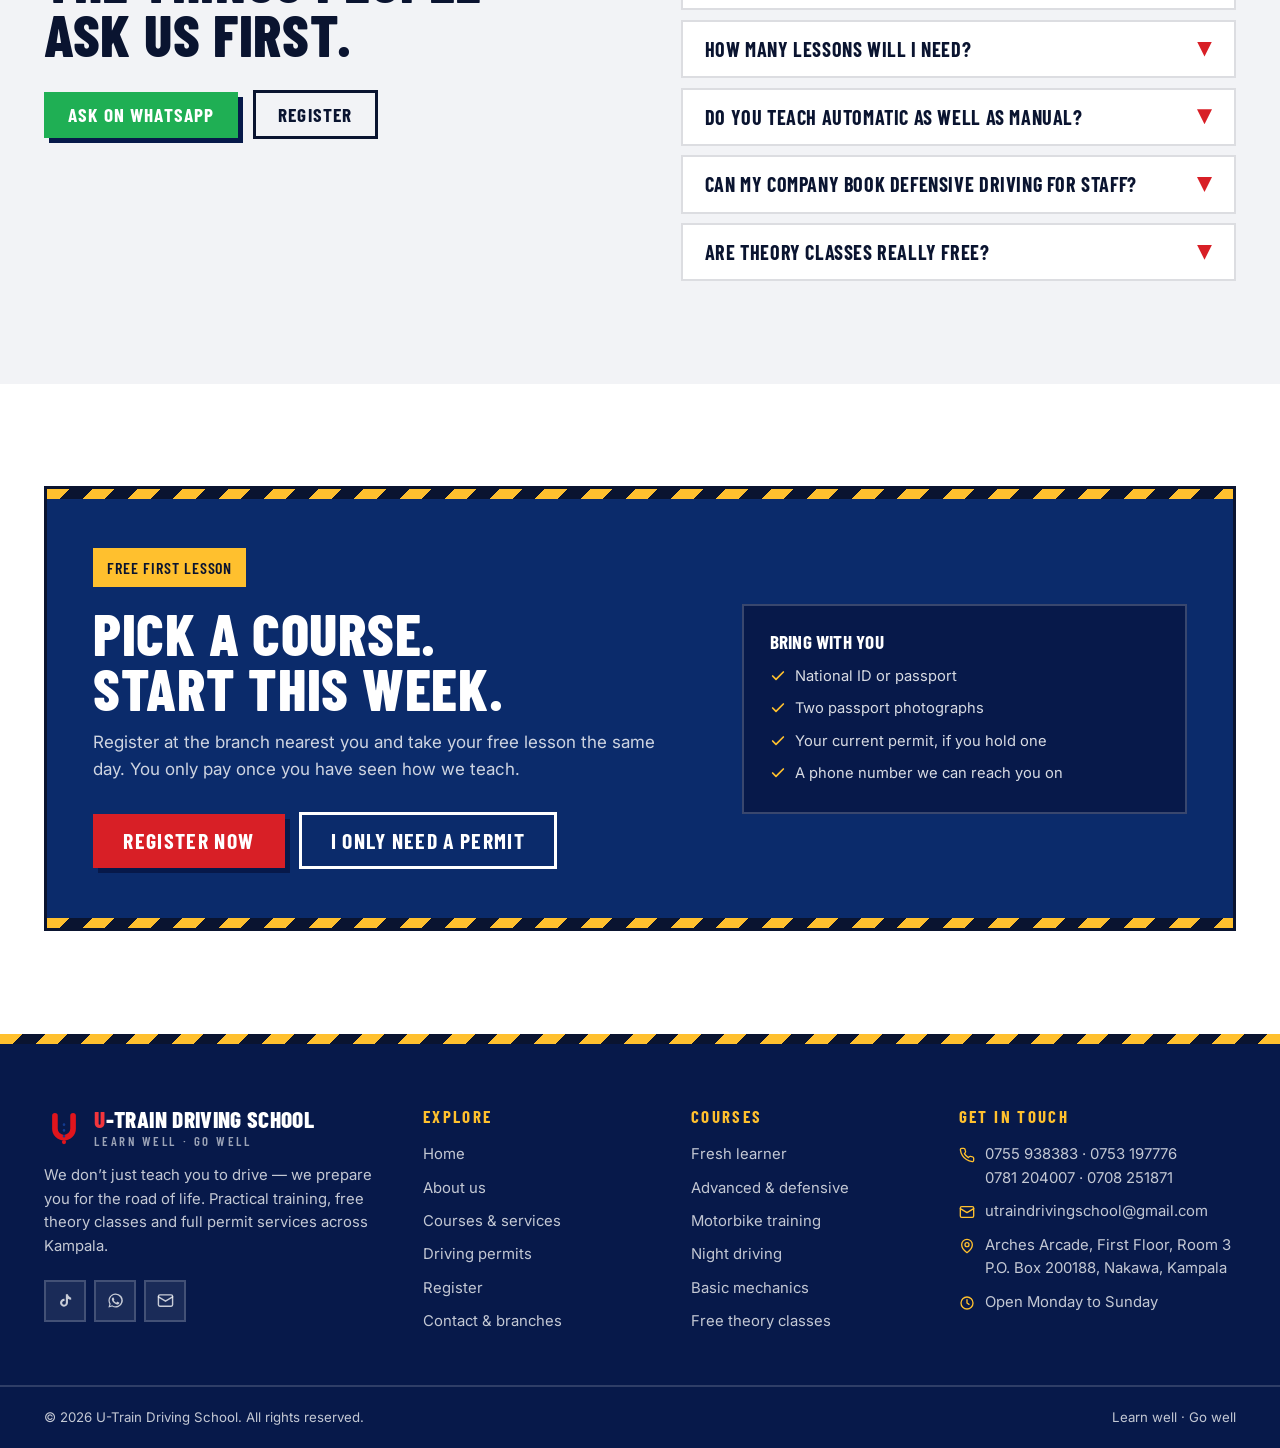
<file: courses.html>
<!DOCTYPE html>
<html lang="en">
<head>
<meta charset="utf-8">
<meta name="viewport" content="width=device-width, initial-scale=1">
<title>Driving Courses &amp; Lessons in Kampala | U-Train Driving School</title>
<meta name="description" content="Fresh learner, advanced and defensive driving, motorbike training, night driving, parking lessons, basic mechanics and free theory classes at U-Train Driving School, Kampala.">
<meta name="theme-color" content="#0B2B6B">
<link rel="canonical" href="https://utraindrivingschool.com/courses.html">
<link rel="icon" href="assets/img/favicon.svg" type="image/svg+xml">

<meta property="og:type" content="website">
<meta property="og:title" content="Driving Courses &amp; Lessons in Kampala — U-Train Driving School">
<meta property="og:description" content="Fresh learner, advanced and defensive driving, motorbike training, night driving, parking lessons, basic mechanics and free theory classes at U-Train Driving School, Kampala.">
<meta property="og:image" content="assets/img/photos/03-car-on-road.jpg">

<link rel="preconnect" href="https://fonts.googleapis.com">
<link rel="preconnect" href="https://fonts.gstatic.com" crossorigin>
<link href="https://fonts.googleapis.com/css2?family=Barlow+Condensed:wght@500;600;700;800&family=Inter:wght@400;500;600;700&display=swap" rel="stylesheet">
<link rel="stylesheet" href="assets/css/styles.css">

<script type="application/ld+json">
{
  "@context":"https://schema.org",
  "@type":"DrivingSchool",
  "name":"U-Train Driving School",
  "slogan":"Learn well. Go well.",
  "description":"Driving school in Kampala, Uganda offering practical road training, parking lessons, night driving, free theory classes, basic mechanics, defensive driving, motorbike training and driving permit services.",
  "telephone":"+256755938383",
  "email":"utraindrivingschool@gmail.com",
  "address":{"@type":"PostalAddress","streetAddress":"Arches Arcade, First Floor, Room 3","postOfficeBoxNumber":"200188","addressLocality":"Nakawa, Kampala","addressCountry":"UG"},
  "areaServed":"Kampala, Uganda",
  "openingHours":"Mo-Su",
  "sameAs":["https://www.tiktok.com/@utraindrivingschool"]
}
</script>
</head>

<body>
<a class="skip" href="#main">Skip to content</a>

<!-- ============ top bar ============ -->
<div class="topbar">
  <div class="container topbar__inner">
    <div class="topbar__left">
      <a href="tel:+256755938383"><svg viewBox="0 0 24 24" fill="none" stroke="currentColor" stroke-width="2" stroke-linecap="round" stroke-linejoin="round"><path d="M22 16.9v3a2 2 0 0 1-2.2 2 19.8 19.8 0 0 1-8.6-3.1 19.5 19.5 0 0 1-6-6A19.8 19.8 0 0 1 2.1 4.2 2 2 0 0 1 4.1 2h3a2 2 0 0 1 2 1.7c.1 1 .4 1.9.7 2.8a2 2 0 0 1-.5 2.1L8.1 9.9a16 16 0 0 0 6 6l1.3-1.3a2 2 0 0 1 2.1-.4c.9.3 1.8.6 2.8.7a2 2 0 0 1 1.7 2Z"/></svg>0755 938383 &nbsp;/&nbsp; 0753 197776</a>
      <a href="mailto:utraindrivingschool@gmail.com"><svg viewBox="0 0 24 24" fill="none" stroke="currentColor" stroke-width="2" stroke-linecap="round" stroke-linejoin="round"><rect x="2" y="4" width="20" height="16" rx="2"/><path d="m22 7-10 6L2 7"/></svg>utraindrivingschool@gmail.com</a>
    </div>
    <div class="topbar__right">
      <span><svg viewBox="0 0 24 24" fill="none" stroke="currentColor" stroke-width="2" stroke-linecap="round"><circle cx="12" cy="12" r="9"/><path d="M12 7v5l3 2"/></svg> Open Monday &ndash; Sunday</span>
      <a href="https://www.tiktok.com/@utraindrivingschool" target="_blank" rel="noopener">@utraindrivingschool</a>
    </div>
  </div>
</div>

<!-- ============ navigation ============ -->
<header class="nav">
  <div class="container nav__inner">
    <a class="brand" href="index.html" aria-label="U-Train Driving School home">
      <img class="brand__mark" src="assets/img/logo-mark.svg" alt="" width="40" height="40">
      <span class="brand__text">
        <span class="brand__name"><em>U</em>-Train Driving School</span>
        <span class="brand__tag">Learn well &middot; Go well</span>
      </span>
    </a>

    <nav class="nav__links" aria-label="Main">
      <a href="index.html">Home</a>
      <a href="about.html">About</a>
      <a href="courses.html" aria-current="page">Courses</a>
      <a href="permits.html">Permits</a>
      <a href="contact.html">Contact</a>
    </nav>

    <div class="nav__cta">
      <a class="btn btn--sm btn--desktop" href="enroll.html">Register</a>
      <button class="nav__toggle" type="button" aria-label="Open menu" aria-expanded="false" aria-controls="drawer"><span></span></button>
    </div>
  </div>
</header>

<div class="scrim"></div>
<aside class="drawer" id="drawer" aria-label="Mobile menu">
  <div class="drawer__head">
    <span class="brand__name" style="color:#fff"><em style="color:var(--red-500);font-style:normal">U</em>-Train</span>
    <button class="drawer__close" type="button" aria-label="Close menu">&times;</button>
  </div>
  <a href="index.html">Home</a>
  <a href="about.html">About us</a>
  <a href="courses.html" aria-current="page">Courses &amp; services</a>
  <a href="permits.html">Driving permits</a>
  <a href="enroll.html">Register</a>
  <a href="contact.html">Contact &amp; branches</a>
  <a class="btn btn--block" href="enroll.html">Book your first lesson</a>
  <a class="btn btn--block btn--wa" href="https://wa.me/256755938383" target="_blank" rel="noopener">WhatsApp us</a>
</aside>

<main id="main">

<!-- ============ page header ============ -->
<section class="phead">
  <div class="container" style="position:relative;z-index:2">
    <nav class="crumbs" aria-label="Breadcrumb"><a href="index.html">Home</a><span>/</span>Courses</nav>
    <span class="eyebrow">Courses &amp; services</span>
    <h1>Ten ways we get you road-ready.</h1>
    <p class="lede">Three full courses and seven skills modules. Every one of them includes free theory classes and help with the permit at the end.</p>
    <div class="btn-row" style="margin-top:2rem">
      <a class="btn btn--lg" href="enroll.html">Register &mdash; first lesson free</a>
      <a class="btn btn--lg btn--ghost" href="#compare">Compare the courses</a>
    </div>
  </div>
</section>

<!-- ============ included in every course ============ -->
<section class="sec sec--tight sec--white">
  <div class="container">
    <div class="grid g-4">
      <div class="reveal" style="display:flex;gap:.9rem;align-items:flex-start">
        <span class="icon-badge icon-badge--green" style="width:42px;height:42px;border-radius:12px;margin:0;flex:none"><svg viewBox="0 0 24 24" fill="none" stroke="currentColor" stroke-width="2.4" stroke-linecap="round" stroke-linejoin="round"><path d="M20 6 9 17l-5-5"/></svg></span>
        <div><h4>Free theory classes</h4><p class="form__note" style="margin-top:.25rem">Road signs and rules, at no extra cost</p></div>
      </div>
      <div class="reveal" data-d="1" style="display:flex;gap:.9rem;align-items:flex-start">
        <span class="icon-badge icon-badge--green" style="width:42px;height:42px;border-radius:12px;margin:0;flex:none"><svg viewBox="0 0 24 24" fill="none" stroke="currentColor" stroke-width="2.4" stroke-linecap="round" stroke-linejoin="round"><path d="M20 6 9 17l-5-5"/></svg></span>
        <div><h4>Free first lesson</h4><p class="form__note" style="margin-top:.25rem">On the day you register, no conditions</p></div>
      </div>
      <div class="reveal" data-d="2" style="display:flex;gap:.9rem;align-items:flex-start">
        <span class="icon-badge icon-badge--green" style="width:42px;height:42px;border-radius:12px;margin:0;flex:none"><svg viewBox="0 0 24 24" fill="none" stroke="currentColor" stroke-width="2.4" stroke-linecap="round" stroke-linejoin="round"><path d="M20 6 9 17l-5-5"/></svg></span>
        <div><h4>Permit support</h4><p class="form__note" style="margin-top:.25rem">We file the paperwork for you</p></div>
      </div>
      <div class="reveal" data-d="3" style="display:flex;gap:.9rem;align-items:flex-start">
        <span class="icon-badge icon-badge--green" style="width:42px;height:42px;border-radius:12px;margin:0;flex:none"><svg viewBox="0 0 24 24" fill="none" stroke="currentColor" stroke-width="2.4" stroke-linecap="round" stroke-linejoin="round"><path d="M20 6 9 17l-5-5"/></svg></span>
        <div><h4>Flexible hours</h4><p class="form__note" style="margin-top:.25rem">Monday to Sunday, day or night</p></div>
      </div>
    </div>
  </div>
</section>

<hr class="lane-rule">

<!-- ============ course 1 ============ -->
<section class="sec sec--paper" id="fresh">
  <div class="container split">
    <div class="reveal">
      <span class="plate" style="margin-bottom:1.2rem"><span>UG</span><span>Class B</span></span>
      <span class="eyebrow">Course one</span>
      <h2>Fresh learner &mdash; light vehicle</h2>
      <p class="lede" style="margin-top:1.1rem">The full course for someone who has never driven. You start in a quiet place with dual controls beside you and finish holding a permit and the confidence to use it.</p>

      <ul class="ticks ticks--red stack" style="margin-top:1.8rem">
        <li><svg viewBox="0 0 24 24" fill="none" stroke="currentColor" stroke-width="2.6" stroke-linecap="round" stroke-linejoin="round"><path d="M20 6 9 17l-5-5"/></svg><span><b>Controls and clutch.</b> Moving off, stopping smoothly, gear changes, steering without drift.</span></li>
        <li><svg viewBox="0 0 24 24" fill="none" stroke="currentColor" stroke-width="2.6" stroke-linecap="round" stroke-linejoin="round"><path d="M20 6 9 17l-5-5"/></svg><span><b>Town driving.</b> Junctions, roundabouts, lane discipline and reading Kampala traffic.</span></li>
        <li><svg viewBox="0 0 24 24" fill="none" stroke="currentColor" stroke-width="2.6" stroke-linecap="round" stroke-linejoin="round"><path d="M20 6 9 17l-5-5"/></svg><span><b>Hills and rough roads.</b> Hill starts, murram surfaces, potholes and speed humps.</span></li>
        <li><svg viewBox="0 0 24 24" fill="none" stroke="currentColor" stroke-width="2.6" stroke-linecap="round" stroke-linejoin="round"><path d="M20 6 9 17l-5-5"/></svg><span><b>Parking.</b> Parallel, reverse bay and hill parking, drilled until automatic.</span></li>
        <li><svg viewBox="0 0 24 24" fill="none" stroke="currentColor" stroke-width="2.6" stroke-linecap="round" stroke-linejoin="round"><path d="M20 6 9 17l-5-5"/></svg><span><b>Theory and the test.</b> Free classes throughout, then preparation for exactly what the examiner asks.</span></li>
      </ul>

      <div class="btn-row" style="margin-top:2rem">
        <a class="btn" href="enroll.html">Register for this course</a>
        <a class="tlink" href="https://wa.me/256755938383" target="_blank" rel="noopener">Ask about fees
          <svg viewBox="0 0 24 24" fill="none" stroke="currentColor" stroke-width="2.4" stroke-linecap="round" stroke-linejoin="round"><path d="M5 12h14M13 6l6 6-6 6"/></svg>
        </a>
      </div>
    </div>

    <div class="reveal" data-d="1">
      <div class="card">
        <h4 style="margin-bottom:1rem">Good to know</h4>
        <div class="stack-sm">
          <p><b>Who it is for</b><br><span class="muted">First-time drivers, and anyone who learned informally and wants to do it properly.</span></p>
          <p><b>Typical pace</b><br><span class="muted">Two or three lessons a week suits most people. We give you an honest estimate after the free first lesson.</span></p>
          <p><b>You will need</b><br><span class="muted">A national ID or passport, two passport photographs, and a working phone number.</span></p>
          <p><b>Ends with</b><br><span class="muted">A test you are actually ready for, and a Class B permit processed by us.</span></p>
        </div>
        <div class="note" style="margin-top:1.4rem">Fees depend on the branch and how many lessons you take. Call or WhatsApp and we will quote you before you pay anything.</div>
      </div>
    </div>
  </div>
</section>

<!-- ============ course 2 ============ -->
<section class="sec sec--dark" id="advanced">
  <div class="container split" style="position:relative;z-index:2">
    <div class="reveal" data-d="1" style="order:2">
      <div class="card">
        <h4 style="margin-bottom:1rem">Good to know</h4>
        <div class="stack-sm">
          <p><b>Who it is for</b><br><span class="muted">Licence holders who freeze in heavy traffic, drivers returning after years away, and people whose job now needs them on the road.</span></p>
          <p><b>Typical pace</b><br><span class="muted">Shorter than a fresh-learner course &mdash; we assess what you already have and work only on the gaps.</span></p>
          <p><b>You will need</b><br><span class="muted">Your current permit and an ID.</span></p>
          <p><b>Ends with</b><br><span class="muted">A driver who plans three moves ahead instead of reacting to the car in front.</span></p>
        </div>
      </div>
    </div>

    <div class="reveal">
      <span class="plate" style="margin-bottom:1.2rem"><span>UG</span><span>Advanced</span></span>
      <span class="eyebrow">Course two</span>
      <h2>Advanced &amp; defensive driving</h2>
      <p class="lede" style="margin-top:1.1rem">For people who already hold a permit but know they are not really comfortable. This is the course that turns a licence holder into a driver.</p>

      <ul class="ticks stack" style="margin-top:1.8rem">
        <li><svg viewBox="0 0 24 24" fill="none" stroke="currentColor" stroke-width="2.6" stroke-linecap="round" stroke-linejoin="round"><path d="M20 6 9 17l-5-5"/></svg><span><b>Hazard anticipation.</b> Spot the boda that has not indicated and the pedestrian about to step out, seconds before they move.</span></li>
        <li><svg viewBox="0 0 24 24" fill="none" stroke="currentColor" stroke-width="2.6" stroke-linecap="round" stroke-linejoin="round"><path d="M20 6 9 17l-5-5"/></svg><span><b>Space and escape.</b> Holding a gap in dense traffic and always having somewhere to go.</span></li>
        <li><svg viewBox="0 0 24 24" fill="none" stroke="currentColor" stroke-width="2.6" stroke-linecap="round" stroke-linejoin="round"><path d="M20 6 9 17l-5-5"/></svg><span><b>Night and wet weather.</b> Glare, unlit road users, standing water and reduced grip.</span></li>
        <li><svg viewBox="0 0 24 24" fill="none" stroke="currentColor" stroke-width="2.6" stroke-linecap="round" stroke-linejoin="round"><path d="M20 6 9 17l-5-5"/></svg><span><b>Emergency handling.</b> Braking hard without losing the car, skid recovery and what to do after an incident.</span></li>
        <li><svg viewBox="0 0 24 24" fill="none" stroke="currentColor" stroke-width="2.6" stroke-linecap="round" stroke-linejoin="round"><path d="M20 6 9 17l-5-5"/></svg><span><b>Basic mechanics.</b> Checks before a long trip, changing a tyre, and reading what the dashboard is telling you.</span></li>
      </ul>

      <div class="btn-row" style="margin-top:2rem">
        <a class="btn" href="enroll.html">Book an assessment</a>
        <a class="btn btn--ghost" href="contact.html">Talk to an instructor</a>
      </div>
    </div>
  </div>
</section>

<!-- ============ course 3 ============ -->
<section class="sec sec--white" id="motorbike">
  <div class="container split">
    <div class="reveal">
      <span class="plate" style="margin-bottom:1.2rem"><span>UG</span><span>Class A</span></span>
      <span class="eyebrow">Course three</span>
      <h2>Motorbike training</h2>
      <p class="lede" style="margin-top:1.1rem">For boda riders who want to work legally and for private riders who want to survive the commute. Taught on marked training bikes, starting somewhere quiet.</p>

      <ul class="ticks ticks--red stack" style="margin-top:1.8rem">
        <li><svg viewBox="0 0 24 24" fill="none" stroke="currentColor" stroke-width="2.6" stroke-linecap="round" stroke-linejoin="round"><path d="M20 6 9 17l-5-5"/></svg><span><b>Low-speed control.</b> Balance, slow manoeuvres, clutch feel and U-turns in a tight space.</span></li>
        <li><svg viewBox="0 0 24 24" fill="none" stroke="currentColor" stroke-width="2.6" stroke-linecap="round" stroke-linejoin="round"><path d="M20 6 9 17l-5-5"/></svg><span><b>Braking.</b> Front and rear together, in the dry and on loose murram.</span></li>
        <li><svg viewBox="0 0 24 24" fill="none" stroke="currentColor" stroke-width="2.6" stroke-linecap="round" stroke-linejoin="round"><path d="M20 6 9 17l-5-5"/></svg><span><b>Being seen.</b> Lane position, mirrors, indicating early and staying out of blind spots.</span></li>
        <li><svg viewBox="0 0 24 24" fill="none" stroke="currentColor" stroke-width="2.6" stroke-linecap="round" stroke-linejoin="round"><path d="M20 6 9 17l-5-5"/></svg><span><b>Carrying a passenger.</b> How the bike changes when someone is behind you, and how to brief them.</span></li>
        <li><svg viewBox="0 0 24 24" fill="none" stroke="currentColor" stroke-width="2.6" stroke-linecap="round" stroke-linejoin="round"><path d="M20 6 9 17l-5-5"/></svg><span><b>Rider permit.</b> Processed by us, so you are working within the law.</span></li>
      </ul>

      <div class="btn-row" style="margin-top:2rem">
        <a class="btn" href="enroll.html">Join a weekend group</a>
      </div>
    </div>

    <div class="reveal" data-d="1">
      <div class="card on-dark" style="background:var(--amber);color:var(--ink);border:0">
        <span class="chip" style="background:rgba(255,255,255,.18);border-color:rgba(255,255,255,.24);color:#fff;margin-bottom:1rem">For boda riders</span>
        <h3 style="color:#fff">Riding without a permit costs more than the permit.</h3>
        <p style="color:rgba(255,255,255,.85);margin-top:.7rem">A stop at a checkpoint, a day off the road, a bike at the station &mdash; it adds up faster than training does. We run weekend groups so you keep earning while you learn, and we handle the Class A paperwork for you.</p>
        <div class="btn-row" style="margin-top:1.6rem">
          <a class="btn btn--sm btn--light" href="https://wa.me/256755938383" target="_blank" rel="noopener">Ask about weekend groups</a>
        </div>
      </div>
    </div>
  </div>
</section>

<!-- ============ skills modules ============ -->
<section class="sec sec--paper">
  <div class="container">
    <div class="sec-head sec-head--center reveal">
      <span class="eyebrow">Skills modules</span>
      <h2>Take one on its own, or fold it into a course.</h2>
      <p class="lede" style="margin-inline:auto">Already driving but weak on one thing? Book just that.</p>
    </div>

    <div class="grid g-3">
      <article class="card card--hover sign reveal" id="parking">
        <div class="icon-badge icon-badge--red"><svg viewBox="0 0 24 24" fill="none" stroke="currentColor" stroke-width="1.9" stroke-linecap="round" stroke-linejoin="round"><rect x="3" y="3" width="18" height="18" rx="4"/><path d="M9 17V7h3.5a3 3 0 0 1 0 6H9"/></svg></div>
        <h3>Parking lessons</h3>
        <p>Parallel parking, reverse bay, hill parking and tight-compound reversing. Reference points you can actually remember under pressure.</p>
      </article>

      <article class="card card--hover sign reveal" data-d="1" id="night">
        <div class="icon-badge icon-badge--amber"><svg viewBox="0 0 24 24" fill="none" stroke="currentColor" stroke-width="1.9" stroke-linecap="round" stroke-linejoin="round"><path d="M20.5 14.2A8.5 8.5 0 0 1 9.8 3.5a8.5 8.5 0 1 0 10.7 10.7Z"/></svg></div>
        <h3>Night driving</h3>
        <p>Headlight discipline, judging distance in the dark, coping with oncoming glare and spotting unlit pedestrians and cyclists. Taught after sunset.</p>
      </article>

      <article class="card card--hover sign reveal" data-d="2" id="defensive">
        <div class="icon-badge"><svg viewBox="0 0 24 24" fill="none" stroke="currentColor" stroke-width="1.9" stroke-linecap="round" stroke-linejoin="round"><path d="M12 22s8-4 8-10V5l-8-3-8 3v7c0 6 8 10 8 10Z"/><path d="m9 12 2 2 4-4"/></svg></div>
        <h3>Defensive driving</h3>
        <p>The mindset that keeps good drivers out of other people&rsquo;s accidents. Often taken by companies for staff who drive on duty.</p>
      </article>

      <article class="card card--hover sign reveal" id="mechanics">
        <div class="icon-badge icon-badge--green"><svg viewBox="0 0 24 24" fill="none" stroke="currentColor" stroke-width="1.9" stroke-linecap="round" stroke-linejoin="round"><path d="M14.7 6.3a4 4 0 0 0 5.3 5.3l-7.7 7.7a2.4 2.4 0 0 1-3.4-3.4Z"/><path d="m5 5 3 3"/></svg></div>
        <h3>Basic mechanics</h3>
        <p>Oil, coolant, tyre pressure and tread, battery terminals, changing a wheel, and what each warning light means before it strands you.</p>
      </article>

      <article class="card card--hover sign reveal" data-d="1" id="theory">
        <div class="icon-badge"><svg viewBox="0 0 24 24" fill="none" stroke="currentColor" stroke-width="1.9" stroke-linecap="round" stroke-linejoin="round"><path d="M4 19.5V5a2 2 0 0 1 2-2h12v18H6a2 2 0 0 1-2-2Z"/><path d="M8 7h7M8 11h7"/></svg></div>
        <h3>Theory classes &mdash; free</h3>
        <p>Road signs, markings, right of way, speed limits and test preparation. Free with every course, and you may sit in as many times as you need.</p>
      </article>

      <article class="card card--hover sign reveal" data-d="2" id="refresher">
        <div class="icon-badge icon-badge--red"><svg viewBox="0 0 24 24" fill="none" stroke="currentColor" stroke-width="1.9" stroke-linecap="round" stroke-linejoin="round"><path d="M3 12a9 9 0 0 1 15.3-6.4L21 8"/><path d="M21 3v5h-5"/><path d="M21 12a9 9 0 0 1-15.3 6.4L3 16"/><path d="M3 21v-5h5"/></svg></div>
        <h3>Refresher lessons</h3>
        <p>For drivers who have been off the road for years, or who bought a car and have not touched one since the test. A few hours usually does it.</p>
      </article>
    </div>
  </div>
</section>

<!-- ============ comparison ============ -->
<section class="sec sec--white" id="compare">
  <div class="container">
    <div class="sec-head reveal">
      <span class="eyebrow">Side by side</span>
      <h2>Which one is yours?</h2>
    </div>

    <div class="table-wrap reveal">
      <table>
        <caption class="visually-hidden">Comparison of U-Train Driving School courses</caption>
        <thead>
          <tr><th scope="col">Course</th><th scope="col">Who it is for</th><th scope="col">Core of it</th><th scope="col">Permit</th></tr>
        </thead>
        <tbody>
          <tr>
            <td>Fresh learner &mdash; light vehicle</td>
            <td>Never driven before</td>
            <td>Controls, town driving, hills, parking, theory</td>
            <td>Class B processed by us</td>
          </tr>
          <tr>
            <td>Advanced &amp; defensive</td>
            <td>Already holds a permit</td>
            <td>Hazard reading, night and wet driving, emergency handling, mechanics</td>
            <td>Not required</td>
          </tr>
          <tr>
            <td>Motorbike training</td>
            <td>Boda and private riders</td>
            <td>Balance, braking, visibility, carrying a passenger</td>
            <td>Class A processed by us</td>
          </tr>
          <tr>
            <td>Skills modules</td>
            <td>Anyone, standalone</td>
            <td>Parking, night, defensive, mechanics, theory or refresher</td>
            <td>Not required</td>
          </tr>
          <tr>
            <td>Permit services</td>
            <td>Everyone, trained here or not</td>
            <td>Processing, renewal and class extensions</td>
            <td>That is the point &mdash; <a class="tlink" href="permits.html">see details</a></td>
          </tr>
        </tbody>
      </table>
    </div>

    <p class="note reveal" style="margin-top:1.6rem">Fees are agreed per learner, because the number of lessons someone needs genuinely varies. Call <a href="tel:+256755938383"><b>0755 938383</b></a> or <a href="https://wa.me/256755938383" target="_blank" rel="noopener"><b>WhatsApp us</b></a> and you will get a straight figure before you pay anything.</p>
  </div>
</section>

<!-- ============ schedule ============ -->
<section class="sec sec--dark">
  <div class="container" style="position:relative;z-index:2">
    <div class="sec-head sec-head--row reveal">
      <div>
        <span class="eyebrow">Timing</span>
        <h2>We open every day, and we work around your week.</h2>
      </div>
      <p class="lede" style="max-width:36ch">Tell us the hours you can actually make, and we will build the schedule from there.</p>
    </div>

    <div class="grid g-4">
      <div class="card reveal"><div class="lights" style="margin-bottom:1rem" aria-hidden="true"><i></i><i></i><i></i></div><h4>Early morning</h4><p style="margin-top:.4rem">Before work, while the roads are still calm &mdash; the best time to learn clutch control.</p></div>
      <div class="card reveal" data-d="1"><div class="lights" style="margin-bottom:1rem" aria-hidden="true"><i></i><i></i><i></i></div><h4>Midday</h4><p style="margin-top:.4rem">Good for town driving practice and for theory classes between lessons.</p></div>
      <div class="card reveal" data-d="2"><div class="lights" style="margin-bottom:1rem" aria-hidden="true"><i></i><i></i><i></i></div><h4>After work</h4><p style="margin-top:.4rem">Rush-hour traffic is unpleasant, which is exactly why it is worth practising.</p></div>
      <div class="card reveal" data-d="3"><div class="lights" style="margin-bottom:1rem" aria-hidden="true"><i></i><i></i><i></i></div><h4>Evening &amp; weekends</h4><p style="margin-top:.4rem">Night-driving lessons after dark, and weekend groups for motorbike training.</p></div>
    </div>
  </div>
</section>

<!-- ============ FAQ ============ -->
<section class="sec sec--paper">
  <div class="container split">
    <div class="reveal">
      <span class="eyebrow">Course questions</span>
      <h2>The things people ask us first.</h2>
      <div class="btn-row" style="margin-top:1.8rem">
        <a class="btn btn--wa" href="https://wa.me/256755938383" target="_blank" rel="noopener">Ask on WhatsApp</a>
        <a class="btn btn--ghost" href="enroll.html">Register</a>
      </div>
    </div>

    <div class="faq reveal" data-d="1">
      <details open>
        <summary>How much does a course cost?</summary>
        <p>It depends on the course and how many lessons you need, so we quote per learner rather than publishing one figure that fits nobody. You will have the number in writing before you pay anything, and the first lesson is free either way.</p>
      </details>
      <details>
        <summary>Can I pay in instalments?</summary>
        <p>Yes. Most learners pay across the course rather than all at once. Agree the arrangement with your branch when you register.</p>
      </details>
      <details>
        <summary>How many lessons will I need?</summary>
        <p>Honestly, it varies. Some people are comfortable in a couple of weeks and some need longer. After your free first lesson the instructor will give you a realistic estimate rather than a sales figure.</p>
      </details>
      <details>
        <summary>Do you teach automatic as well as manual?</summary>
        <p>Tell us which you intend to drive and we will arrange the right car. Learning on a manual leaves you able to drive both, so we usually recommend it.</p>
      </details>
      <details>
        <summary>Can my company book defensive driving for staff?</summary>
        <p>Yes. Group defensive-driving training for staff who drive on duty is something we run regularly. Call us to arrange dates and numbers.</p>
      </details>
      <details>
        <summary>Are theory classes really free?</summary>
        <p>Yes, and there is no cap on attendance. Come to as many as you need until the signs and rules stick.</p>
      </details>
    </div>
  </div>
</section>

<!-- ============ CTA ============ -->
<section class="sec sec--white">
  <div class="container">
    <div class="cta-band reveal">
      <div class="cta-band__inner">
        <div>
          <span class="chip chip--amber" style="margin-bottom:1.2rem">Free first lesson</span>
          <h2>Pick a course. Start this week.</h2>
          <p>Register at the branch nearest you and take your free lesson the same day. You only pay once you have seen how we teach.</p>
          <div class="btn-row">
            <a class="btn btn--lg" href="enroll.html">Register now</a>
            <a class="btn btn--lg btn--ghost" href="permits.html">I only need a permit</a>
          </div>
        </div>
        <div class="cta-band__aside">
          <h4>Bring with you</h4>
          <ul>
            <li><svg viewBox="0 0 24 24" fill="none" stroke="currentColor" stroke-width="2.6" stroke-linecap="round" stroke-linejoin="round"><path d="M20 6 9 17l-5-5"/></svg>National ID or passport</li>
            <li><svg viewBox="0 0 24 24" fill="none" stroke="currentColor" stroke-width="2.6" stroke-linecap="round" stroke-linejoin="round"><path d="M20 6 9 17l-5-5"/></svg>Two passport photographs</li>
            <li><svg viewBox="0 0 24 24" fill="none" stroke="currentColor" stroke-width="2.6" stroke-linecap="round" stroke-linejoin="round"><path d="M20 6 9 17l-5-5"/></svg>Your current permit, if you hold one</li>
            <li><svg viewBox="0 0 24 24" fill="none" stroke="currentColor" stroke-width="2.6" stroke-linecap="round" stroke-linejoin="round"><path d="M20 6 9 17l-5-5"/></svg>A phone number we can reach you on</li>
          </ul>
        </div>
      </div>
    </div>
  </div>
</section>

</main>

<!-- ============ footer ============ -->
<footer class="footer">
  <div class="container footer__top">
    <div>
      <a class="brand" href="index.html">
        <img class="brand__mark" src="assets/img/logo-mark.svg" alt="" width="40" height="40">
        <span class="brand__text">
          <span class="brand__name"><em style="color:var(--red-400);font-style:normal">U</em>-Train Driving School</span>
          <span class="brand__tag">Learn well &middot; Go well</span>
        </span>
      </a>
      <p class="footer__about">We don&rsquo;t just teach you to drive &mdash; we prepare you for the road of life. Practical training, free theory classes and full permit services across Kampala.</p>
      <div class="socials">
        <a href="https://www.tiktok.com/@utraindrivingschool" target="_blank" rel="noopener" aria-label="U-Train on TikTok"><svg viewBox="0 0 24 24" fill="currentColor"><path d="M16.6 5.8a4.8 4.8 0 0 1-1.1-2.8h-3v12.3a2.6 2.6 0 1 1-1.9-2.5V9.6a5.6 5.6 0 1 0 4.9 5.6V9.7a7.8 7.8 0 0 0 4.5 1.4V8.1a4.8 4.8 0 0 1-3.4-2.3Z"/></svg></a>
        <a href="https://wa.me/256755938383" target="_blank" rel="noopener" aria-label="U-Train on WhatsApp"><svg viewBox="0 0 24 24" fill="currentColor"><path d="M12 2a10 10 0 0 0-8.6 15L2 22l5.2-1.4A10 10 0 1 0 12 2Zm0 18.2a8.2 8.2 0 0 1-4.2-1.2l-.3-.2-3.1.8.8-3-.2-.3A8.2 8.2 0 1 1 12 20.2Zm4.6-5.6c-.3-.2-1.5-.7-1.8-.8-.2-.1-.4-.1-.6.1l-.8 1c-.1.2-.3.2-.5.1a6.7 6.7 0 0 1-3.3-2.9c-.2-.3 0-.4.1-.6l.4-.5.2-.4v-.4l-.8-1.9c-.2-.5-.4-.4-.6-.4h-.5a1 1 0 0 0-.7.3c-.3.3-.9.9-.9 2.1s.9 2.5 1 2.6c.2.2 1.9 2.9 4.5 4 2.3 1 2.7.8 3.2.7.5 0 1.5-.6 1.7-1.2.2-.6.2-1.1.1-1.2 0-.1-.2-.2-.4-.3Z"/></svg></a>
        <a href="mailto:utraindrivingschool@gmail.com" aria-label="Email U-Train"><svg viewBox="0 0 24 24" fill="none" stroke="currentColor" stroke-width="2" stroke-linecap="round" stroke-linejoin="round"><rect x="2" y="4" width="20" height="16" rx="2"/><path d="m22 7-10 6L2 7"/></svg></a>
      </div>
    </div>

    <div>
      <h4>Explore</h4>
      <ul>
        <li><a href="index.html">Home</a></li>
        <li><a href="about.html">About us</a></li>
        <li><a href="courses.html">Courses &amp; services</a></li>
        <li><a href="permits.html">Driving permits</a></li>
        <li><a href="enroll.html">Register</a></li>
        <li><a href="contact.html">Contact &amp; branches</a></li>
      </ul>
    </div>

    <div>
      <h4>Courses</h4>
      <ul>
        <li><a href="courses.html#fresh">Fresh learner</a></li>
        <li><a href="courses.html#advanced">Advanced &amp; defensive</a></li>
        <li><a href="courses.html#motorbike">Motorbike training</a></li>
        <li><a href="courses.html#night">Night driving</a></li>
        <li><a href="courses.html#mechanics">Basic mechanics</a></li>
        <li><a href="courses.html#theory">Free theory classes</a></li>
      </ul>
    </div>

    <div>
      <h4>Get in touch</h4>
      <ul class="footer__contact">
        <li><svg viewBox="0 0 24 24" fill="none" stroke="currentColor" stroke-width="2" stroke-linecap="round" stroke-linejoin="round"><path d="M22 16.9v3a2 2 0 0 1-2.2 2 19.8 19.8 0 0 1-8.6-3.1 19.5 19.5 0 0 1-6-6A19.8 19.8 0 0 1 2.1 4.2 2 2 0 0 1 4.1 2h3a2 2 0 0 1 2 1.7c.1 1 .4 1.9.7 2.8a2 2 0 0 1-.5 2.1L8.1 9.9a16 16 0 0 0 6 6l1.3-1.3a2 2 0 0 1 2.1-.4c.9.3 1.8.6 2.8.7a2 2 0 0 1 1.7 2Z"/></svg><span><a href="tel:+256755938383">0755 938383</a> &middot; <a href="tel:+256753197776">0753 197776</a><br><a href="tel:+256781204007">0781 204007</a> &middot; <a href="tel:+256708251871">0708 251871</a></span></li>
        <li><svg viewBox="0 0 24 24" fill="none" stroke="currentColor" stroke-width="2" stroke-linecap="round" stroke-linejoin="round"><rect x="2" y="4" width="20" height="16" rx="2"/><path d="m22 7-10 6L2 7"/></svg><a href="mailto:utraindrivingschool@gmail.com">utraindrivingschool@gmail.com</a></li>
        <li><svg viewBox="0 0 24 24" fill="none" stroke="currentColor" stroke-width="2" stroke-linecap="round" stroke-linejoin="round"><path d="M20 10c0 6-8 12-8 12s-8-6-8-12a8 8 0 0 1 16 0Z"/><circle cx="12" cy="10" r="3"/></svg><span>Arches Arcade, First Floor, Room 3<br>P.O. Box 200188, Nakawa, Kampala</span></li>
        <li><svg viewBox="0 0 24 24" fill="none" stroke="currentColor" stroke-width="2" stroke-linecap="round"><circle cx="12" cy="12" r="9"/><path d="M12 7v5l3 2"/></svg><span>Open Monday to Sunday</span></li>
      </ul>
    </div>
  </div>

  <div class="container footer__bar">
    <span>&copy; <span data-year>2026</span> U-Train Driving School. All rights reserved.</span>
    <span>Learn well &middot; Go well</span>
  </div>
</footer>

<!-- sticky call bar, phones only -->
<div class="callbar">
  <a href="tel:+256755938383"><svg viewBox="0 0 24 24" fill="none" stroke="currentColor" stroke-width="2" stroke-linecap="round" stroke-linejoin="round"><path d="M22 16.9v3a2 2 0 0 1-2.2 2 19.8 19.8 0 0 1-8.6-3.1 19.5 19.5 0 0 1-6-6A19.8 19.8 0 0 1 2.1 4.2 2 2 0 0 1 4.1 2h3a2 2 0 0 1 2 1.7c.1 1 .4 1.9.7 2.8a2 2 0 0 1-.5 2.1L8.1 9.9a16 16 0 0 0 6 6l1.3-1.3a2 2 0 0 1 2.1-.4c.9.3 1.8.6 2.8.7a2 2 0 0 1 1.7 2Z"/></svg>Call us</a>
  <a href="https://wa.me/256755938383" target="_blank" rel="noopener"><svg viewBox="0 0 24 24" fill="currentColor"><path d="M12 2a10 10 0 0 0-8.6 15L2 22l5.2-1.4A10 10 0 1 0 12 2Zm0 18.2a8.2 8.2 0 0 1-4.2-1.2l-.3-.2-3.1.8.8-3-.2-.3A8.2 8.2 0 1 1 12 20.2Z"/></svg>WhatsApp</a>
</div>

<script src="assets/js/main.js"></script>
</body>
</html>
</file>
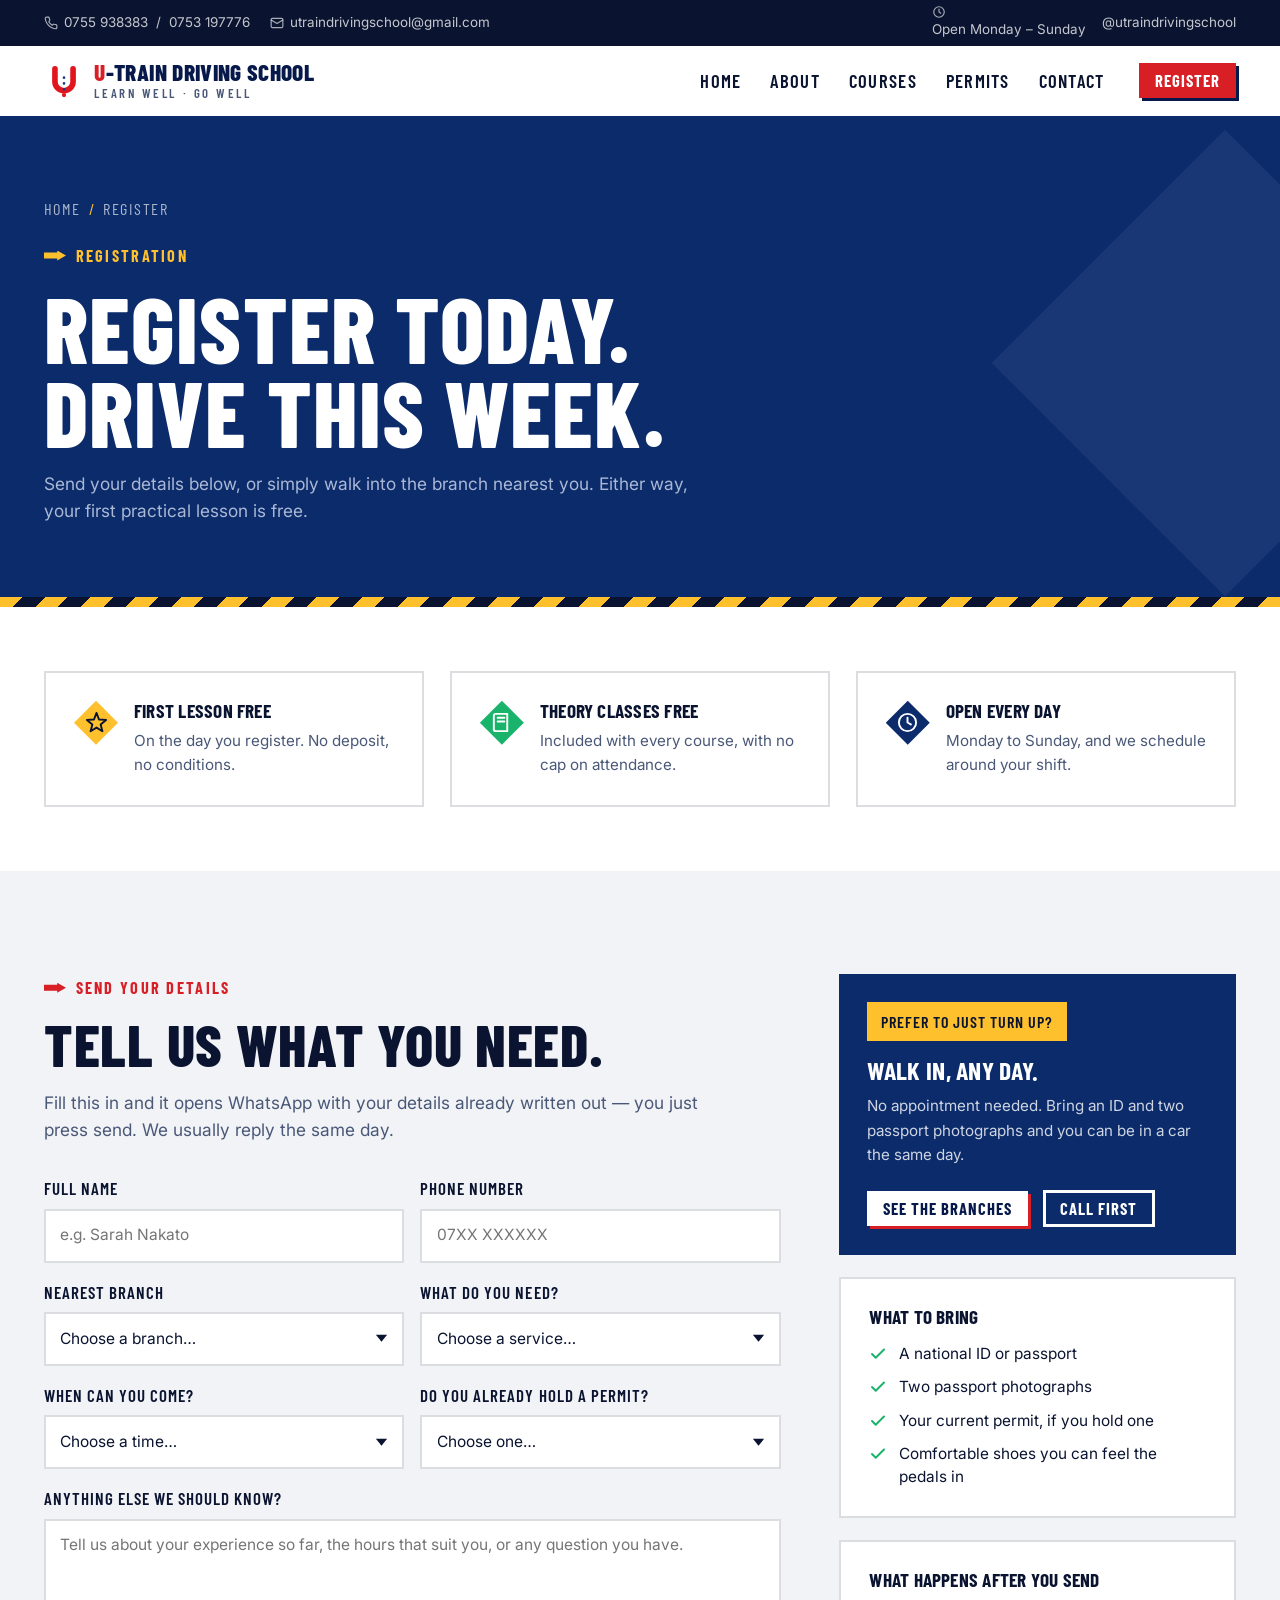
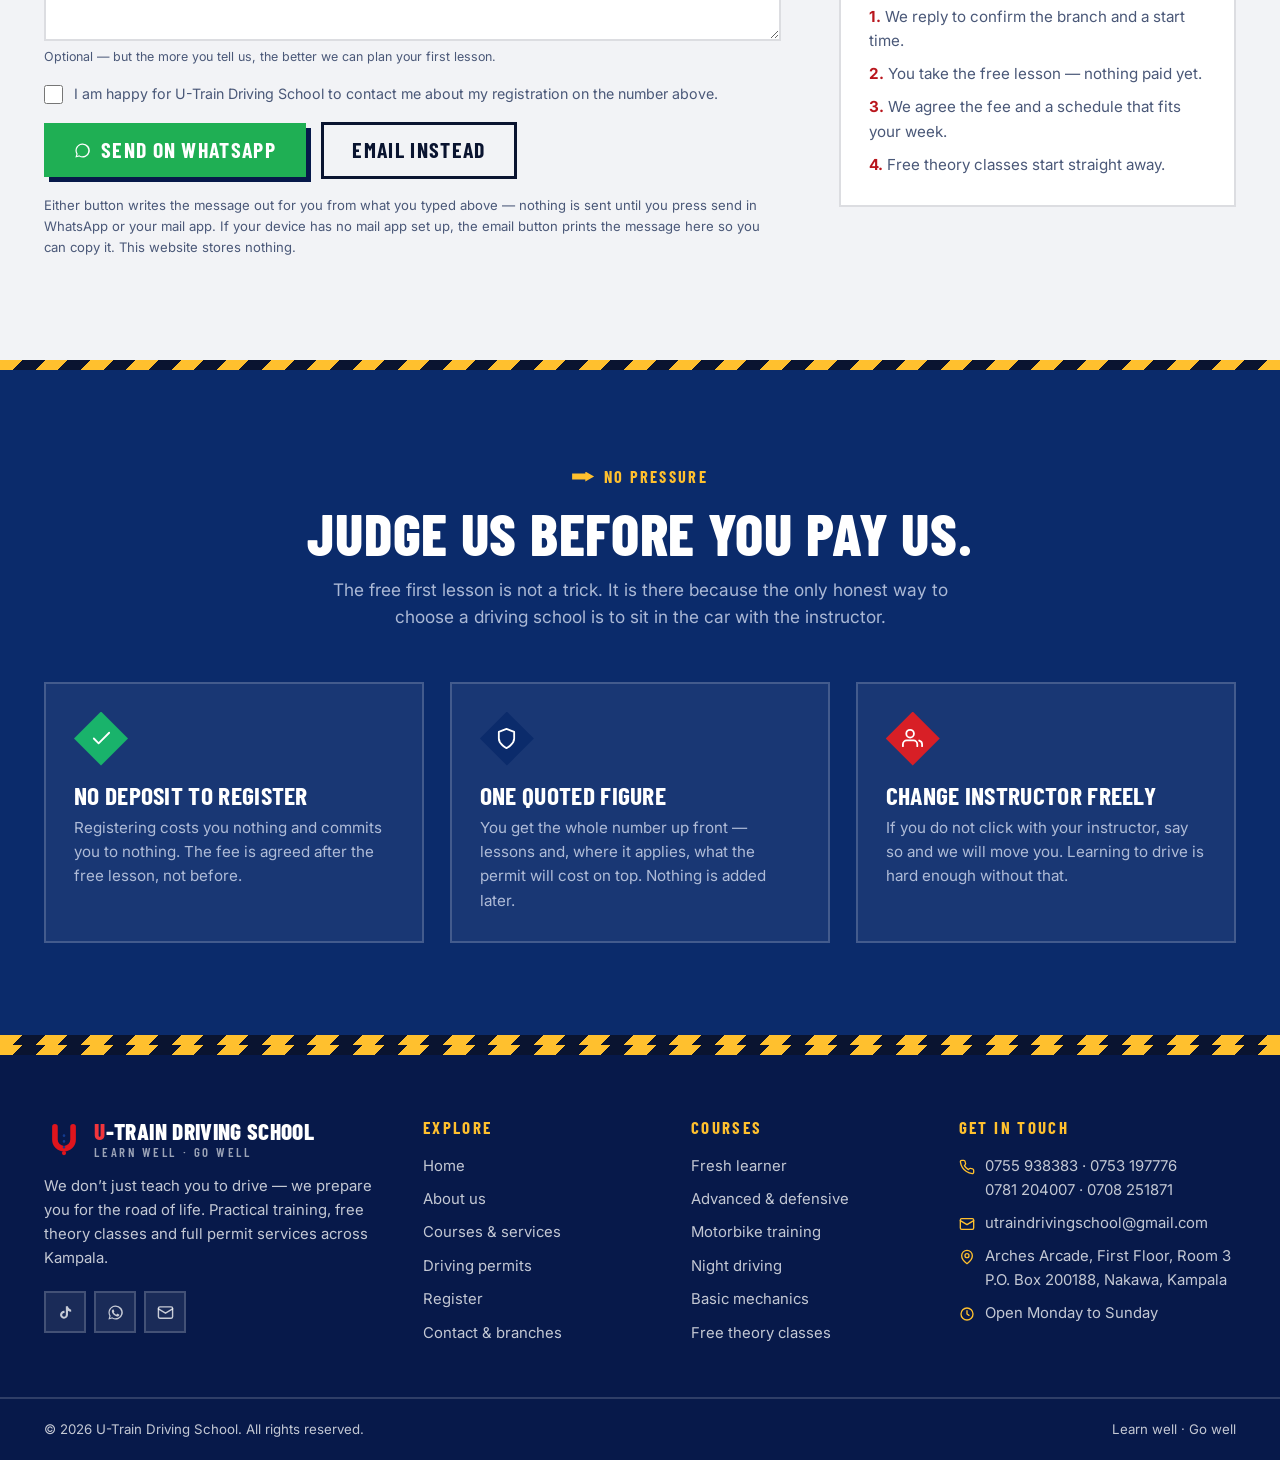
<file: enroll.html>
<!DOCTYPE html>
<html lang="en">
<head>
<meta charset="utf-8">
<meta name="viewport" content="width=device-width, initial-scale=1">
<title>Register &amp; Claim Your Free First Lesson | U-Train Driving School</title>
<meta name="description" content="Register with U-Train Driving School at any of five Kampala branches. Your first practical lesson is free. Send your details straight to us on WhatsApp.">
<meta name="theme-color" content="#0B2B6B">
<link rel="canonical" href="https://utraindrivingschool.com/enroll.html">
<link rel="icon" href="assets/img/favicon.svg" type="image/svg+xml">

<meta property="og:type" content="website">
<meta property="og:title" content="Register &amp; Claim Your Free First Lesson — U-Train Driving School">
<meta property="og:description" content="Register with U-Train Driving School at any of five Kampala branches. Your first practical lesson is free. Send your details straight to us on WhatsApp.">
<meta property="og:image" content="assets/img/photos/03-car-on-road.jpg">

<link rel="preconnect" href="https://fonts.googleapis.com">
<link rel="preconnect" href="https://fonts.gstatic.com" crossorigin>
<link href="https://fonts.googleapis.com/css2?family=Barlow+Condensed:wght@500;600;700;800&family=Inter:wght@400;500;600;700&display=swap" rel="stylesheet">
<link rel="stylesheet" href="assets/css/styles.css">

<script type="application/ld+json">
{
  "@context":"https://schema.org",
  "@type":"DrivingSchool",
  "name":"U-Train Driving School",
  "slogan":"Learn well. Go well.",
  "description":"Driving school in Kampala, Uganda offering practical road training, parking lessons, night driving, free theory classes, basic mechanics, defensive driving, motorbike training and driving permit services.",
  "telephone":"+256755938383",
  "email":"utraindrivingschool@gmail.com",
  "address":{"@type":"PostalAddress","streetAddress":"Arches Arcade, First Floor, Room 3","postOfficeBoxNumber":"200188","addressLocality":"Nakawa, Kampala","addressCountry":"UG"},
  "areaServed":"Kampala, Uganda",
  "openingHours":"Mo-Su",
  "sameAs":["https://www.tiktok.com/@utraindrivingschool"]
}
</script>
</head>

<body>
<a class="skip" href="#main">Skip to content</a>

<!-- ============ top bar ============ -->
<div class="topbar">
  <div class="container topbar__inner">
    <div class="topbar__left">
      <a href="tel:+256755938383"><svg viewBox="0 0 24 24" fill="none" stroke="currentColor" stroke-width="2" stroke-linecap="round" stroke-linejoin="round"><path d="M22 16.9v3a2 2 0 0 1-2.2 2 19.8 19.8 0 0 1-8.6-3.1 19.5 19.5 0 0 1-6-6A19.8 19.8 0 0 1 2.1 4.2 2 2 0 0 1 4.1 2h3a2 2 0 0 1 2 1.7c.1 1 .4 1.9.7 2.8a2 2 0 0 1-.5 2.1L8.1 9.9a16 16 0 0 0 6 6l1.3-1.3a2 2 0 0 1 2.1-.4c.9.3 1.8.6 2.8.7a2 2 0 0 1 1.7 2Z"/></svg>0755 938383 &nbsp;/&nbsp; 0753 197776</a>
      <a href="mailto:utraindrivingschool@gmail.com"><svg viewBox="0 0 24 24" fill="none" stroke="currentColor" stroke-width="2" stroke-linecap="round" stroke-linejoin="round"><rect x="2" y="4" width="20" height="16" rx="2"/><path d="m22 7-10 6L2 7"/></svg>utraindrivingschool@gmail.com</a>
    </div>
    <div class="topbar__right">
      <span><svg viewBox="0 0 24 24" fill="none" stroke="currentColor" stroke-width="2" stroke-linecap="round"><circle cx="12" cy="12" r="9"/><path d="M12 7v5l3 2"/></svg> Open Monday &ndash; Sunday</span>
      <a href="https://www.tiktok.com/@utraindrivingschool" target="_blank" rel="noopener">@utraindrivingschool</a>
    </div>
  </div>
</div>

<!-- ============ navigation ============ -->
<header class="nav">
  <div class="container nav__inner">
    <a class="brand" href="index.html" aria-label="U-Train Driving School home">
      <img class="brand__mark" src="assets/img/logo-mark.svg" alt="" width="40" height="40">
      <span class="brand__text">
        <span class="brand__name"><em>U</em>-Train Driving School</span>
        <span class="brand__tag">Learn well &middot; Go well</span>
      </span>
    </a>

    <nav class="nav__links" aria-label="Main">
      <a href="index.html">Home</a>
      <a href="about.html">About</a>
      <a href="courses.html">Courses</a>
      <a href="permits.html">Permits</a>
      <a href="contact.html">Contact</a>
    </nav>

    <div class="nav__cta">
      <a class="btn btn--sm btn--desktop" href="enroll.html" aria-current="page">Register</a>
      <button class="nav__toggle" type="button" aria-label="Open menu" aria-expanded="false" aria-controls="drawer"><span></span></button>
    </div>
  </div>
</header>

<div class="scrim"></div>
<aside class="drawer" id="drawer" aria-label="Mobile menu">
  <div class="drawer__head">
    <span class="brand__name" style="color:#fff"><em style="color:var(--red-500);font-style:normal">U</em>-Train</span>
    <button class="drawer__close" type="button" aria-label="Close menu">&times;</button>
  </div>
  <a href="index.html">Home</a>
  <a href="about.html">About us</a>
  <a href="courses.html">Courses &amp; services</a>
  <a href="permits.html">Driving permits</a>
  <a href="enroll.html" aria-current="page">Register</a>
  <a href="contact.html">Contact &amp; branches</a>
  <a class="btn btn--block" href="enroll.html" aria-current="page">Book your first lesson</a>
  <a class="btn btn--block btn--wa" href="https://wa.me/256755938383" target="_blank" rel="noopener">WhatsApp us</a>
</aside>

<main id="main">

<!-- ============ page header ============ -->
<section class="phead">
  <div class="container" style="position:relative;z-index:2">
    <nav class="crumbs" aria-label="Breadcrumb"><a href="index.html">Home</a><span>/</span>Register</nav>
    <span class="eyebrow">Registration</span>
    <h1>Register today. Drive this week.</h1>
    <p class="lede">Send your details below, or simply walk into the branch nearest you. Either way, your first practical lesson is free.</p>
  </div>
</section>

<!-- ============ offer strip ============ -->
<section class="sec sec--tight sec--white">
  <div class="container">
    <div class="grid g-3">
      <div class="card reveal" style="display:flex;gap:1rem;align-items:flex-start">
        <span class="icon-badge icon-badge--amber" style="width:44px;height:44px;border-radius:13px;margin:0;flex:none"><svg viewBox="0 0 24 24" fill="none" stroke="currentColor" stroke-width="2" stroke-linecap="round" stroke-linejoin="round"><path d="m12 2 2.6 6.9 7.4.4-5.7 4.7 1.9 7.1L12 17.3 5.8 21.1l1.9-7.1L2 9.3l7.4-.4Z"/></svg></span>
        <div><h4>First lesson free</h4><p class="form__note" style="margin-top:.25rem">On the day you register. No deposit, no conditions.</p></div>
      </div>
      <div class="card reveal" data-d="1" style="display:flex;gap:1rem;align-items:flex-start">
        <span class="icon-badge icon-badge--green" style="width:44px;height:44px;border-radius:13px;margin:0;flex:none"><svg viewBox="0 0 24 24" fill="none" stroke="currentColor" stroke-width="2" stroke-linecap="round" stroke-linejoin="round"><path d="M4 19.5V5a2 2 0 0 1 2-2h12v18H6a2 2 0 0 1-2-2Z"/><path d="M8 7h7M8 11h7"/></svg></span>
        <div><h4>Theory classes free</h4><p class="form__note" style="margin-top:.25rem">Included with every course, with no cap on attendance.</p></div>
      </div>
      <div class="card reveal" data-d="2" style="display:flex;gap:1rem;align-items:flex-start">
        <span class="icon-badge" style="width:44px;height:44px;border-radius:13px;margin:0;flex:none"><svg viewBox="0 0 24 24" fill="none" stroke="currentColor" stroke-width="2" stroke-linecap="round" stroke-linejoin="round"><circle cx="12" cy="12" r="9"/><path d="M12 7v5l3.5 2"/></svg></span>
        <div><h4>Open every day</h4><p class="form__note" style="margin-top:.25rem">Monday to Sunday, and we schedule around your shift.</p></div>
      </div>
    </div>
  </div>
</section>

<!-- ============ form ============ -->
<section class="sec sec--paper">
  <div class="container split split--wide-left" style="align-items:start">
    <div class="reveal">
      <span class="eyebrow">Send your details</span>
      <h2>Tell us what you need.</h2>
      <p class="lede" style="margin-top:1.1rem">Fill this in and it opens WhatsApp with your details already written out &mdash; you just press send. We usually reply the same day.</p>

      <form class="form" data-wa-form data-wa-title="NEW REGISTRATION — U-Train website" style="margin-top:2rem">
        <div class="form__row">
          <div class="field">
            <label for="f-name">Full name</label>
            <input id="f-name" name="name" data-label="Name" type="text" autocomplete="name" placeholder="e.g. Sarah Nakato" required>
          </div>
          <div class="field">
            <label for="f-phone">Phone number</label>
            <input id="f-phone" name="phone" data-label="Phone" type="tel" autocomplete="tel" placeholder="07XX XXXXXX" required>
          </div>
        </div>

        <div class="form__row">
          <div class="field">
            <label for="f-branch">Nearest branch</label>
            <select id="f-branch" name="branch" data-label="Branch" required>
              <option value="">Choose a branch…</option>
              <option>Nakawa — Arches Arcade (head office)</option>
              <option>Kireka — at Sankara building</option>
              <option>Kiwatule — at the taxi stage</option>
              <option>Kyaliwajjala — opposite Pride Bank</option>
              <option>Manyangwa — Trading Centre</option>
              <option>Not sure — advise me</option>
            </select>
          </div>
          <div class="field">
            <label for="f-service">What do you need?</label>
            <select id="f-service" name="service" data-label="Service" required>
              <option value="">Choose a service…</option>
              <option>Fresh learner — light vehicle (Class B)</option>
              <option>Motorbike training (Class A)</option>
              <option>Advanced &amp; defensive driving</option>
              <option>Refresher lessons</option>
              <option>Parking lessons</option>
              <option>Night driving</option>
              <option>Basic mechanics</option>
              <option>Free theory classes</option>
              <option>Permit processing</option>
              <option>Permit renewal</option>
              <option>Permit class extension</option>
              <option>Company / fleet training</option>
              <option>Not sure — advise me</option>
            </select>
          </div>
        </div>

        <div class="form__row">
          <div class="field">
            <label for="f-when">When can you come?</label>
            <select id="f-when" name="when" data-label="Preferred times">
              <option value="">Choose a time…</option>
              <option>Early morning, before work</option>
              <option>Midday</option>
              <option>After work</option>
              <option>Evening / night driving</option>
              <option>Weekends only</option>
              <option>Flexible</option>
            </select>
          </div>
          <div class="field">
            <label for="f-permit">Do you already hold a permit?</label>
            <select id="f-permit" name="permit" data-label="Holds a permit">
              <option value="">Choose one…</option>
              <option>No — this is my first</option>
              <option>Yes — Class A (motorcycle)</option>
              <option>Yes — Class B (light vehicle)</option>
              <option>Yes — another class</option>
              <option>I had one but it expired</option>
            </select>
          </div>
        </div>

        <div class="field">
          <label for="f-msg">Anything else we should know?</label>
          <textarea id="f-msg" name="message" data-label="Notes" placeholder="Tell us about your experience so far, the hours that suit you, or any question you have."></textarea>
          <span class="hint">Optional — but the more you tell us, the better we can plan your first lesson.</span>
        </div>

        <label class="check">
          <input type="checkbox" name="consent" data-label="Happy to be contacted" required>
          <span>I am happy for U-Train Driving School to contact me about my registration on the number above.</span>
        </label>

        <div class="btn-row">
          <button class="btn btn--lg btn--wa" type="submit">
            <svg viewBox="0 0 24 24" fill="currentColor"><path d="M12 2a10 10 0 0 0-8.6 15L2 22l5.2-1.4A10 10 0 1 0 12 2Zm0 18.2a8.2 8.2 0 0 1-4.2-1.2l-.3-.2-3.1.8.8-3-.2-.3A8.2 8.2 0 1 1 12 20.2Z"/></svg>
            Send on WhatsApp
          </button>
          <button class="btn btn--lg btn--ghost" type="button" data-email-send>Email instead</button>
        </div>

        <p class="form__note" data-form-status role="status" hidden></p>
        <p class="form__note">Either button writes the message out for you from what you typed above &mdash; nothing is sent until you press send in WhatsApp or your mail app. If your device has no mail app set up, the email button prints the message here so you can copy it. This website stores nothing.</p>
      </form>
    </div>

    <div class="reveal" data-d="1">
      <div class="card on-dark" style="border:0">
        <span class="chip chip--amber" style="margin-bottom:1rem">Prefer to just turn up?</span>
        <h3 style="color:#fff">Walk in, any day.</h3>
        <p style="color:rgba(255,255,255,.8);margin-top:.7rem">No appointment needed. Bring an ID and two passport photographs and you can be in a car the same day.</p>
        <div class="btn-row" style="margin-top:1.4rem">
          <a class="btn btn--light btn--sm" href="contact.html">See the branches</a>
          <a class="btn btn--ghost btn--sm" href="tel:+256755938383">Call first</a>
        </div>
      </div>

      <div class="card" style="margin-top:22px">
        <h4 style="margin-bottom:.9rem">What to bring</h4>
        <ul class="ticks">
          <li><svg viewBox="0 0 24 24" fill="none" stroke="currentColor" stroke-width="2.6" stroke-linecap="round" stroke-linejoin="round"><path d="M20 6 9 17l-5-5"/></svg>A national ID or passport</li>
          <li><svg viewBox="0 0 24 24" fill="none" stroke="currentColor" stroke-width="2.6" stroke-linecap="round" stroke-linejoin="round"><path d="M20 6 9 17l-5-5"/></svg>Two passport photographs</li>
          <li><svg viewBox="0 0 24 24" fill="none" stroke="currentColor" stroke-width="2.6" stroke-linecap="round" stroke-linejoin="round"><path d="M20 6 9 17l-5-5"/></svg>Your current permit, if you hold one</li>
          <li><svg viewBox="0 0 24 24" fill="none" stroke="currentColor" stroke-width="2.6" stroke-linecap="round" stroke-linejoin="round"><path d="M20 6 9 17l-5-5"/></svg>Comfortable shoes you can feel the pedals in</li>
        </ul>
      </div>

      <div class="card" style="margin-top:22px">
        <h4 style="margin-bottom:.9rem">What happens after you send</h4>
        <ol class="stack-sm" style="counter-reset:s">
          <li class="muted" style="font-size:.95rem"><b style="color:var(--red-600)">1.</b> We reply to confirm the branch and a start time.</li>
          <li class="muted" style="font-size:.95rem"><b style="color:var(--red-600)">2.</b> You take the free lesson &mdash; nothing paid yet.</li>
          <li class="muted" style="font-size:.95rem"><b style="color:var(--red-600)">3.</b> We agree the fee and a schedule that fits your week.</li>
          <li class="muted" style="font-size:.95rem"><b style="color:var(--red-600)">4.</b> Free theory classes start straight away.</li>
        </ol>
      </div>
    </div>
  </div>
</section>

<!-- ============ reassurance ============ -->
<section class="sec sec--dark">
  <div class="container" style="position:relative;z-index:2">
    <div class="sec-head sec-head--center reveal">
      <span class="eyebrow">No pressure</span>
      <h2>Judge us before you pay us.</h2>
      <p class="lede" style="margin-inline:auto">The free first lesson is not a trick. It is there because the only honest way to choose a driving school is to sit in the car with the instructor.</p>
    </div>

    <div class="grid g-3">
      <div class="card reveal">
        <div class="icon-badge icon-badge--green"><svg viewBox="0 0 24 24" fill="none" stroke="currentColor" stroke-width="1.9" stroke-linecap="round" stroke-linejoin="round"><path d="M20 6 9 17l-5-5"/></svg></div>
        <h3>No deposit to register</h3>
        <p>Registering costs you nothing and commits you to nothing. The fee is agreed after the free lesson, not before.</p>
      </div>
      <div class="card reveal" data-d="1">
        <div class="icon-badge"><svg viewBox="0 0 24 24" fill="none" stroke="currentColor" stroke-width="1.9" stroke-linecap="round" stroke-linejoin="round"><path d="M12 22s8-4 8-10V5l-8-3-8 3v7c0 6 8 10 8 10Z"/></svg></div>
        <h3>One quoted figure</h3>
        <p>You get the whole number up front &mdash; lessons and, where it applies, what the permit will cost on top. Nothing is added later.</p>
      </div>
      <div class="card reveal" data-d="2">
        <div class="icon-badge icon-badge--red"><svg viewBox="0 0 24 24" fill="none" stroke="currentColor" stroke-width="1.9" stroke-linecap="round" stroke-linejoin="round"><path d="M17 20v-2a4 4 0 0 0-4-4H6a4 4 0 0 0-4 4v2"/><circle cx="9.5" cy="7" r="4"/><path d="M22 20v-2a4 4 0 0 0-3-3.9"/></svg></div>
        <h3>Change instructor freely</h3>
        <p>If you do not click with your instructor, say so and we will move you. Learning to drive is hard enough without that.</p>
      </div>
    </div>
  </div>
</section>

</main>

<!-- ============ footer ============ -->
<footer class="footer">
  <div class="container footer__top">
    <div>
      <a class="brand" href="index.html">
        <img class="brand__mark" src="assets/img/logo-mark.svg" alt="" width="40" height="40">
        <span class="brand__text">
          <span class="brand__name"><em style="color:var(--red-400);font-style:normal">U</em>-Train Driving School</span>
          <span class="brand__tag">Learn well &middot; Go well</span>
        </span>
      </a>
      <p class="footer__about">We don&rsquo;t just teach you to drive &mdash; we prepare you for the road of life. Practical training, free theory classes and full permit services across Kampala.</p>
      <div class="socials">
        <a href="https://www.tiktok.com/@utraindrivingschool" target="_blank" rel="noopener" aria-label="U-Train on TikTok"><svg viewBox="0 0 24 24" fill="currentColor"><path d="M16.6 5.8a4.8 4.8 0 0 1-1.1-2.8h-3v12.3a2.6 2.6 0 1 1-1.9-2.5V9.6a5.6 5.6 0 1 0 4.9 5.6V9.7a7.8 7.8 0 0 0 4.5 1.4V8.1a4.8 4.8 0 0 1-3.4-2.3Z"/></svg></a>
        <a href="https://wa.me/256755938383" target="_blank" rel="noopener" aria-label="U-Train on WhatsApp"><svg viewBox="0 0 24 24" fill="currentColor"><path d="M12 2a10 10 0 0 0-8.6 15L2 22l5.2-1.4A10 10 0 1 0 12 2Zm0 18.2a8.2 8.2 0 0 1-4.2-1.2l-.3-.2-3.1.8.8-3-.2-.3A8.2 8.2 0 1 1 12 20.2Zm4.6-5.6c-.3-.2-1.5-.7-1.8-.8-.2-.1-.4-.1-.6.1l-.8 1c-.1.2-.3.2-.5.1a6.7 6.7 0 0 1-3.3-2.9c-.2-.3 0-.4.1-.6l.4-.5.2-.4v-.4l-.8-1.9c-.2-.5-.4-.4-.6-.4h-.5a1 1 0 0 0-.7.3c-.3.3-.9.9-.9 2.1s.9 2.5 1 2.6c.2.2 1.9 2.9 4.5 4 2.3 1 2.7.8 3.2.7.5 0 1.5-.6 1.7-1.2.2-.6.2-1.1.1-1.2 0-.1-.2-.2-.4-.3Z"/></svg></a>
        <a href="mailto:utraindrivingschool@gmail.com" aria-label="Email U-Train"><svg viewBox="0 0 24 24" fill="none" stroke="currentColor" stroke-width="2" stroke-linecap="round" stroke-linejoin="round"><rect x="2" y="4" width="20" height="16" rx="2"/><path d="m22 7-10 6L2 7"/></svg></a>
      </div>
    </div>

    <div>
      <h4>Explore</h4>
      <ul>
        <li><a href="index.html">Home</a></li>
        <li><a href="about.html">About us</a></li>
        <li><a href="courses.html">Courses &amp; services</a></li>
        <li><a href="permits.html">Driving permits</a></li>
        <li><a href="enroll.html">Register</a></li>
        <li><a href="contact.html">Contact &amp; branches</a></li>
      </ul>
    </div>

    <div>
      <h4>Courses</h4>
      <ul>
        <li><a href="courses.html#fresh">Fresh learner</a></li>
        <li><a href="courses.html#advanced">Advanced &amp; defensive</a></li>
        <li><a href="courses.html#motorbike">Motorbike training</a></li>
        <li><a href="courses.html#night">Night driving</a></li>
        <li><a href="courses.html#mechanics">Basic mechanics</a></li>
        <li><a href="courses.html#theory">Free theory classes</a></li>
      </ul>
    </div>

    <div>
      <h4>Get in touch</h4>
      <ul class="footer__contact">
        <li><svg viewBox="0 0 24 24" fill="none" stroke="currentColor" stroke-width="2" stroke-linecap="round" stroke-linejoin="round"><path d="M22 16.9v3a2 2 0 0 1-2.2 2 19.8 19.8 0 0 1-8.6-3.1 19.5 19.5 0 0 1-6-6A19.8 19.8 0 0 1 2.1 4.2 2 2 0 0 1 4.1 2h3a2 2 0 0 1 2 1.7c.1 1 .4 1.9.7 2.8a2 2 0 0 1-.5 2.1L8.1 9.9a16 16 0 0 0 6 6l1.3-1.3a2 2 0 0 1 2.1-.4c.9.3 1.8.6 2.8.7a2 2 0 0 1 1.7 2Z"/></svg><span><a href="tel:+256755938383">0755 938383</a> &middot; <a href="tel:+256753197776">0753 197776</a><br><a href="tel:+256781204007">0781 204007</a> &middot; <a href="tel:+256708251871">0708 251871</a></span></li>
        <li><svg viewBox="0 0 24 24" fill="none" stroke="currentColor" stroke-width="2" stroke-linecap="round" stroke-linejoin="round"><rect x="2" y="4" width="20" height="16" rx="2"/><path d="m22 7-10 6L2 7"/></svg><a href="mailto:utraindrivingschool@gmail.com">utraindrivingschool@gmail.com</a></li>
        <li><svg viewBox="0 0 24 24" fill="none" stroke="currentColor" stroke-width="2" stroke-linecap="round" stroke-linejoin="round"><path d="M20 10c0 6-8 12-8 12s-8-6-8-12a8 8 0 0 1 16 0Z"/><circle cx="12" cy="10" r="3"/></svg><span>Arches Arcade, First Floor, Room 3<br>P.O. Box 200188, Nakawa, Kampala</span></li>
        <li><svg viewBox="0 0 24 24" fill="none" stroke="currentColor" stroke-width="2" stroke-linecap="round"><circle cx="12" cy="12" r="9"/><path d="M12 7v5l3 2"/></svg><span>Open Monday to Sunday</span></li>
      </ul>
    </div>
  </div>

  <div class="container footer__bar">
    <span>&copy; <span data-year>2026</span> U-Train Driving School. All rights reserved.</span>
    <span>Learn well &middot; Go well</span>
  </div>
</footer>

<!-- sticky call bar, phones only -->
<div class="callbar">
  <a href="tel:+256755938383"><svg viewBox="0 0 24 24" fill="none" stroke="currentColor" stroke-width="2" stroke-linecap="round" stroke-linejoin="round"><path d="M22 16.9v3a2 2 0 0 1-2.2 2 19.8 19.8 0 0 1-8.6-3.1 19.5 19.5 0 0 1-6-6A19.8 19.8 0 0 1 2.1 4.2 2 2 0 0 1 4.1 2h3a2 2 0 0 1 2 1.7c.1 1 .4 1.9.7 2.8a2 2 0 0 1-.5 2.1L8.1 9.9a16 16 0 0 0 6 6l1.3-1.3a2 2 0 0 1 2.1-.4c.9.3 1.8.6 2.8.7a2 2 0 0 1 1.7 2Z"/></svg>Call us</a>
  <a href="https://wa.me/256755938383" target="_blank" rel="noopener"><svg viewBox="0 0 24 24" fill="currentColor"><path d="M12 2a10 10 0 0 0-8.6 15L2 22l5.2-1.4A10 10 0 1 0 12 2Zm0 18.2a8.2 8.2 0 0 1-4.2-1.2l-.3-.2-3.1.8.8-3-.2-.3A8.2 8.2 0 1 1 12 20.2Z"/></svg>WhatsApp</a>
</div>

<script src="assets/js/main.js"></script>
</body>
</html>
</file>
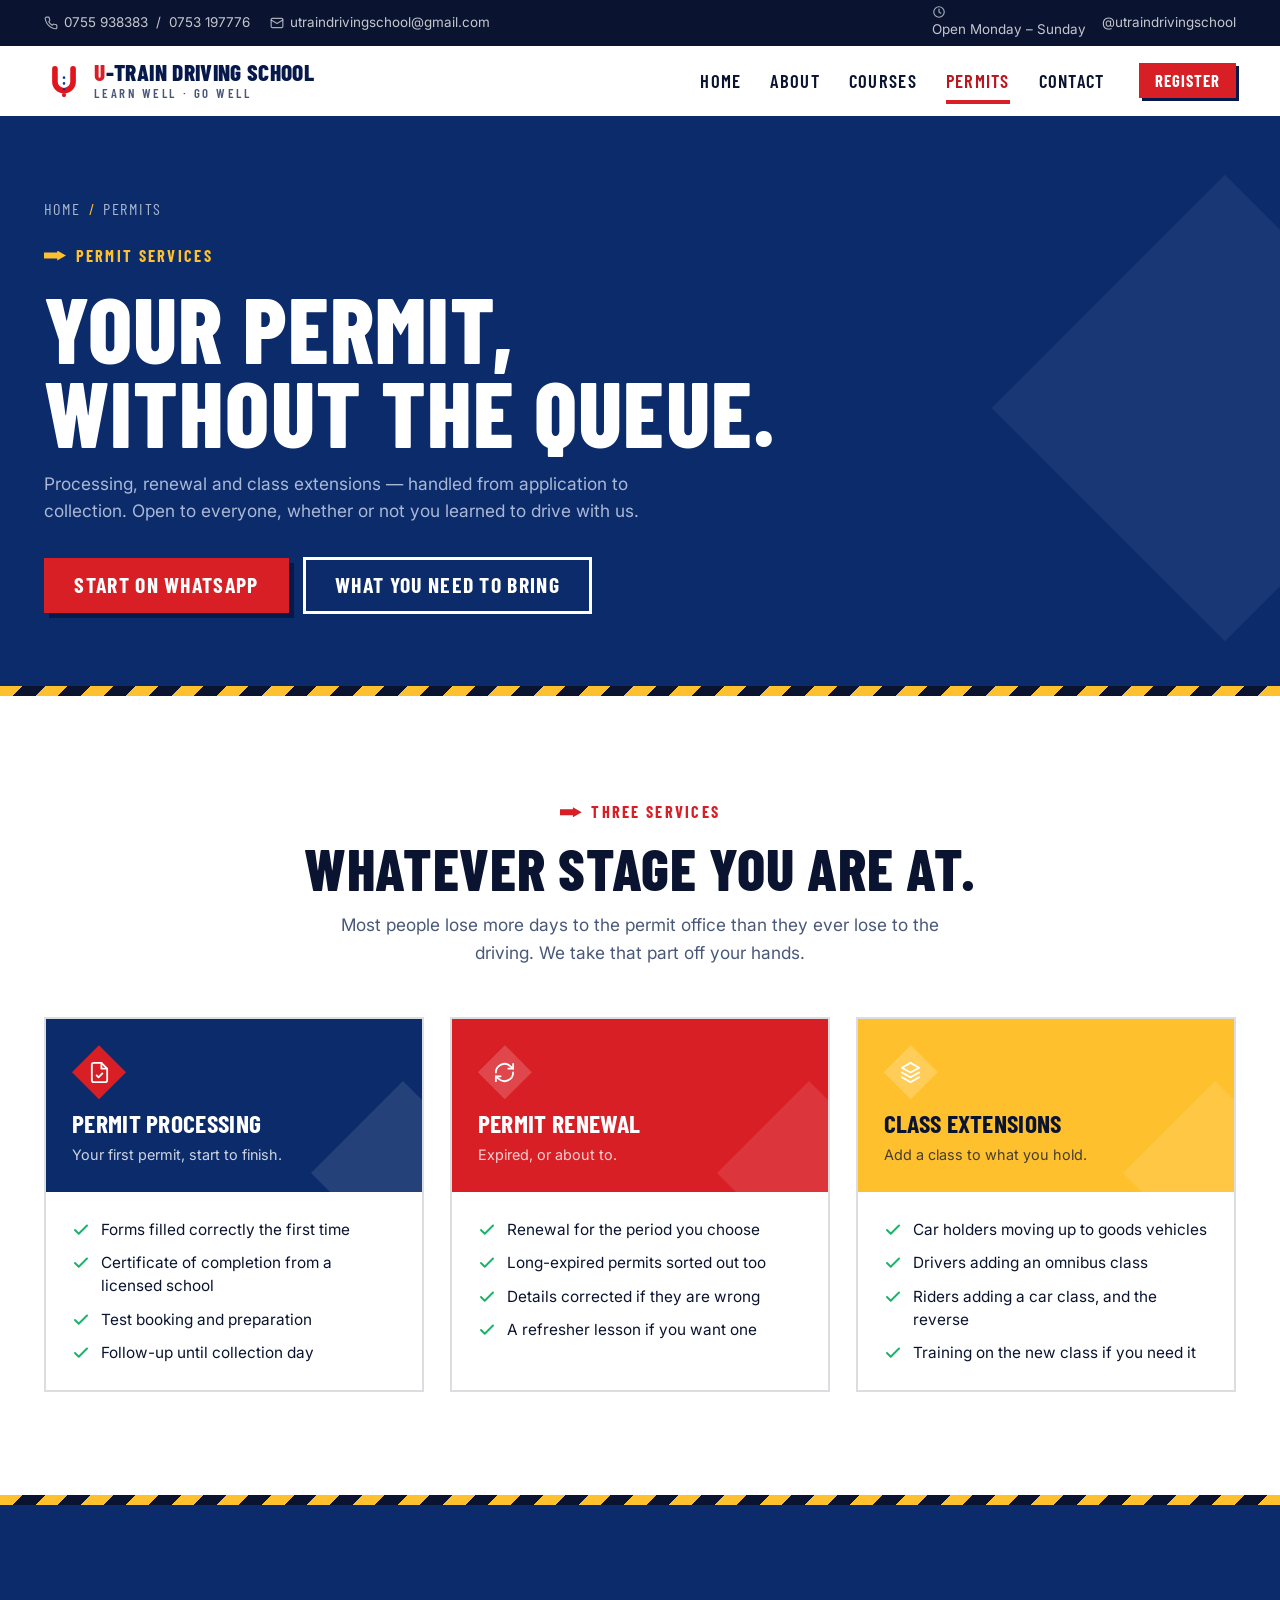
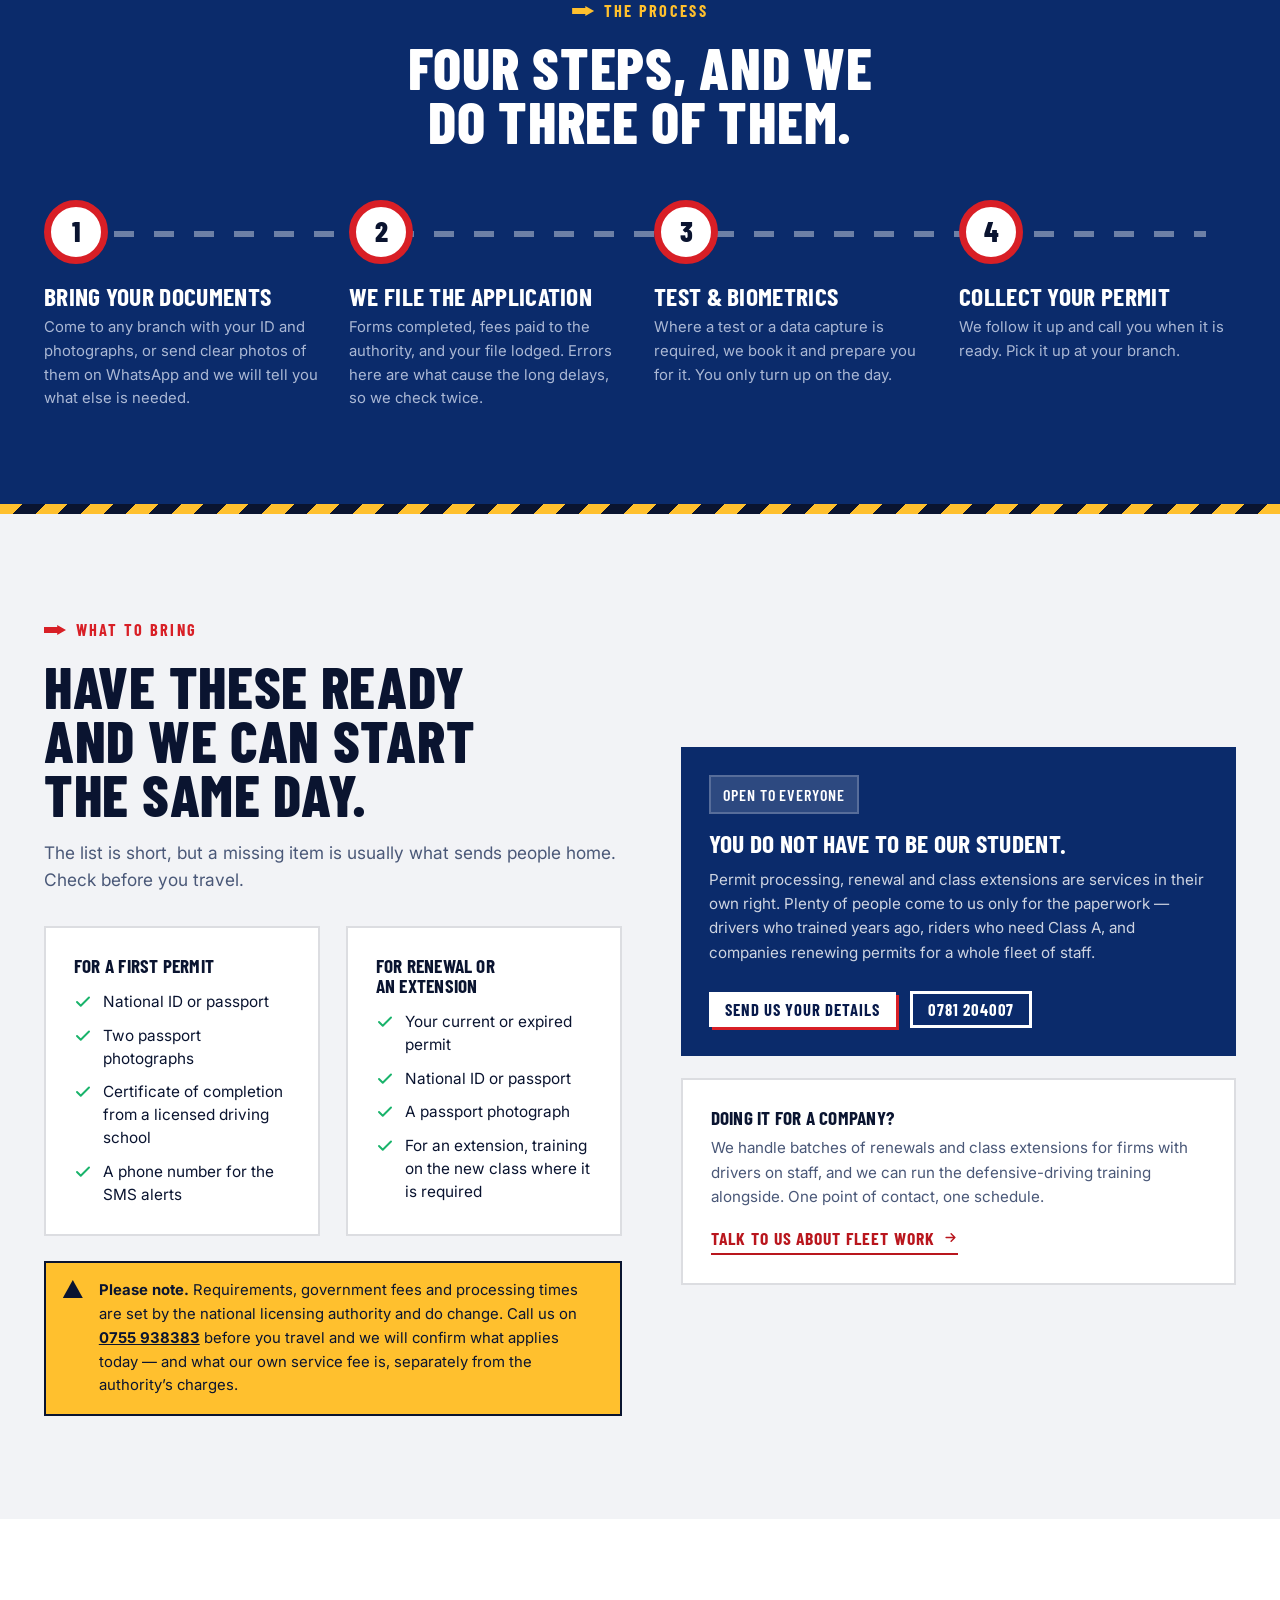
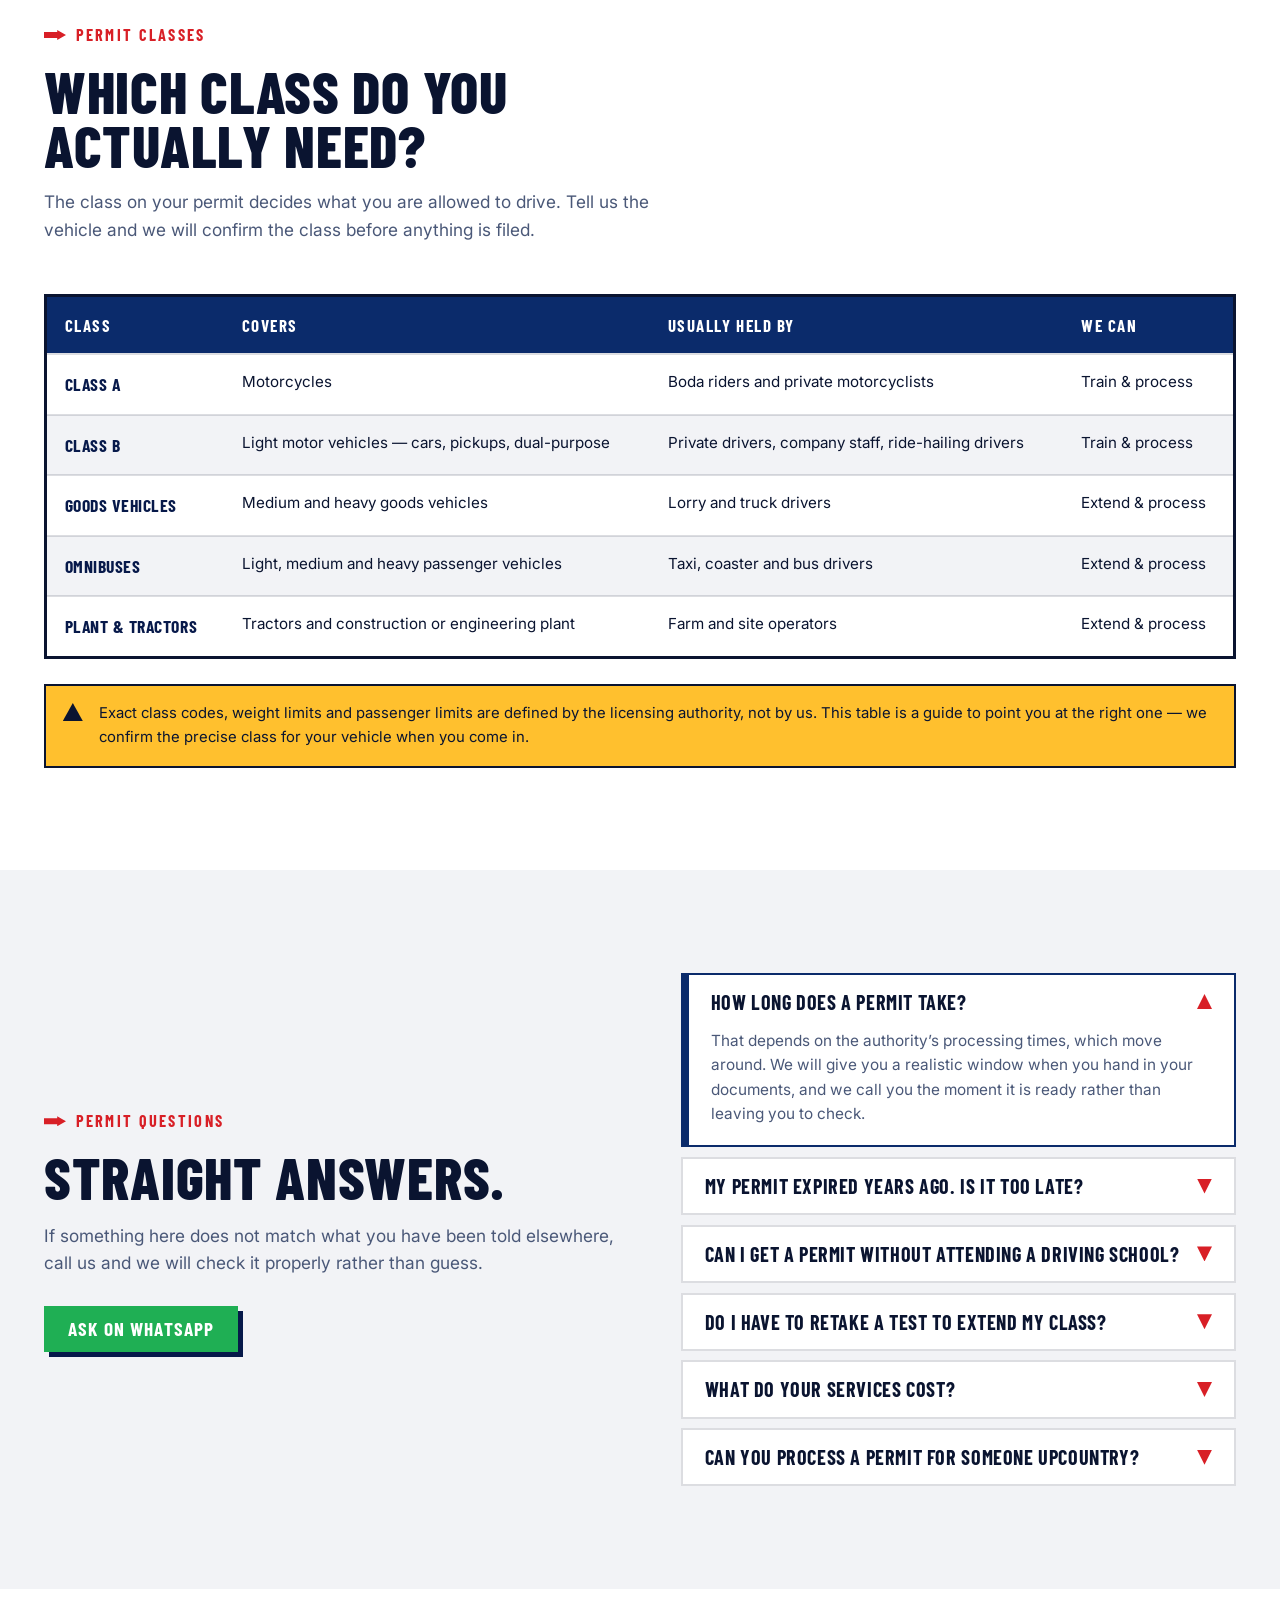
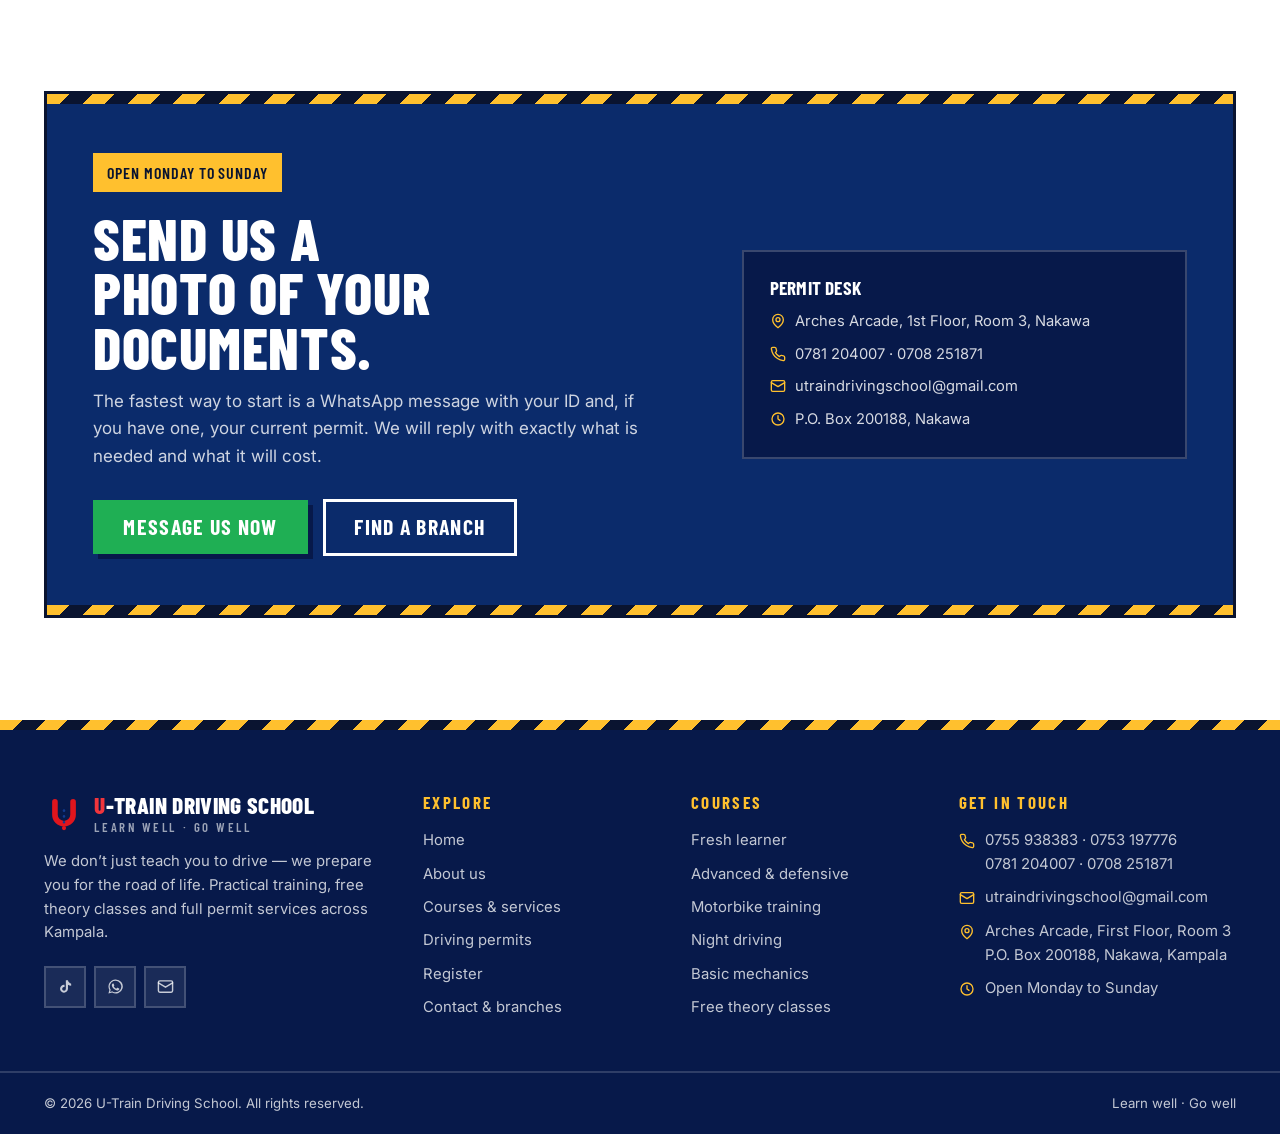
<file: permits.html>
<!DOCTYPE html>
<html lang="en">
<head>
<meta charset="utf-8">
<meta name="viewport" content="width=device-width, initial-scale=1">
<title>Driving Permit Processing, Renewal &amp; Class Extensions | U-Train</title>
<meta name="description" content="U-Train handles Ugandan driving permit processing, renewal and class extensions from application to collection — open to everyone, whether or not you trained with us.">
<meta name="theme-color" content="#0B2B6B">
<link rel="canonical" href="https://utraindrivingschool.com/permits.html">
<link rel="icon" href="assets/img/favicon.svg" type="image/svg+xml">

<meta property="og:type" content="website">
<meta property="og:title" content="Driving Permit Processing, Renewal &amp; Class Extensions — U-Train">
<meta property="og:description" content="U-Train handles Ugandan driving permit processing, renewal and class extensions from application to collection — open to everyone, whether or not you trained with us.">
<meta property="og:image" content="assets/img/photos/03-car-on-road.jpg">

<link rel="preconnect" href="https://fonts.googleapis.com">
<link rel="preconnect" href="https://fonts.gstatic.com" crossorigin>
<link href="https://fonts.googleapis.com/css2?family=Barlow+Condensed:wght@500;600;700;800&family=Inter:wght@400;500;600;700&display=swap" rel="stylesheet">
<link rel="stylesheet" href="assets/css/styles.css">

<script type="application/ld+json">
{
  "@context":"https://schema.org",
  "@type":"DrivingSchool",
  "name":"U-Train Driving School",
  "slogan":"Learn well. Go well.",
  "description":"Driving school in Kampala, Uganda offering practical road training, parking lessons, night driving, free theory classes, basic mechanics, defensive driving, motorbike training and driving permit services.",
  "telephone":"+256755938383",
  "email":"utraindrivingschool@gmail.com",
  "address":{"@type":"PostalAddress","streetAddress":"Arches Arcade, First Floor, Room 3","postOfficeBoxNumber":"200188","addressLocality":"Nakawa, Kampala","addressCountry":"UG"},
  "areaServed":"Kampala, Uganda",
  "openingHours":"Mo-Su",
  "sameAs":["https://www.tiktok.com/@utraindrivingschool"]
}
</script>
</head>

<body>
<a class="skip" href="#main">Skip to content</a>

<!-- ============ top bar ============ -->
<div class="topbar">
  <div class="container topbar__inner">
    <div class="topbar__left">
      <a href="tel:+256755938383"><svg viewBox="0 0 24 24" fill="none" stroke="currentColor" stroke-width="2" stroke-linecap="round" stroke-linejoin="round"><path d="M22 16.9v3a2 2 0 0 1-2.2 2 19.8 19.8 0 0 1-8.6-3.1 19.5 19.5 0 0 1-6-6A19.8 19.8 0 0 1 2.1 4.2 2 2 0 0 1 4.1 2h3a2 2 0 0 1 2 1.7c.1 1 .4 1.9.7 2.8a2 2 0 0 1-.5 2.1L8.1 9.9a16 16 0 0 0 6 6l1.3-1.3a2 2 0 0 1 2.1-.4c.9.3 1.8.6 2.8.7a2 2 0 0 1 1.7 2Z"/></svg>0755 938383 &nbsp;/&nbsp; 0753 197776</a>
      <a href="mailto:utraindrivingschool@gmail.com"><svg viewBox="0 0 24 24" fill="none" stroke="currentColor" stroke-width="2" stroke-linecap="round" stroke-linejoin="round"><rect x="2" y="4" width="20" height="16" rx="2"/><path d="m22 7-10 6L2 7"/></svg>utraindrivingschool@gmail.com</a>
    </div>
    <div class="topbar__right">
      <span><svg viewBox="0 0 24 24" fill="none" stroke="currentColor" stroke-width="2" stroke-linecap="round"><circle cx="12" cy="12" r="9"/><path d="M12 7v5l3 2"/></svg> Open Monday &ndash; Sunday</span>
      <a href="https://www.tiktok.com/@utraindrivingschool" target="_blank" rel="noopener">@utraindrivingschool</a>
    </div>
  </div>
</div>

<!-- ============ navigation ============ -->
<header class="nav">
  <div class="container nav__inner">
    <a class="brand" href="index.html" aria-label="U-Train Driving School home">
      <img class="brand__mark" src="assets/img/logo-mark.svg" alt="" width="40" height="40">
      <span class="brand__text">
        <span class="brand__name"><em>U</em>-Train Driving School</span>
        <span class="brand__tag">Learn well &middot; Go well</span>
      </span>
    </a>

    <nav class="nav__links" aria-label="Main">
      <a href="index.html">Home</a>
      <a href="about.html">About</a>
      <a href="courses.html">Courses</a>
      <a href="permits.html" aria-current="page">Permits</a>
      <a href="contact.html">Contact</a>
    </nav>

    <div class="nav__cta">
      <a class="btn btn--sm btn--desktop" href="enroll.html">Register</a>
      <button class="nav__toggle" type="button" aria-label="Open menu" aria-expanded="false" aria-controls="drawer"><span></span></button>
    </div>
  </div>
</header>

<div class="scrim"></div>
<aside class="drawer" id="drawer" aria-label="Mobile menu">
  <div class="drawer__head">
    <span class="brand__name" style="color:#fff"><em style="color:var(--red-500);font-style:normal">U</em>-Train</span>
    <button class="drawer__close" type="button" aria-label="Close menu">&times;</button>
  </div>
  <a href="index.html">Home</a>
  <a href="about.html">About us</a>
  <a href="courses.html">Courses &amp; services</a>
  <a href="permits.html" aria-current="page">Driving permits</a>
  <a href="enroll.html">Register</a>
  <a href="contact.html">Contact &amp; branches</a>
  <a class="btn btn--block" href="enroll.html">Book your first lesson</a>
  <a class="btn btn--block btn--wa" href="https://wa.me/256755938383" target="_blank" rel="noopener">WhatsApp us</a>
</aside>

<main id="main">

<!-- ============ page header ============ -->
<section class="phead">
  <div class="container" style="position:relative;z-index:2">
    <nav class="crumbs" aria-label="Breadcrumb"><a href="index.html">Home</a><span>/</span>Permits</nav>
    <span class="eyebrow">Permit services</span>
    <h1>Your permit, without the queue.</h1>
    <p class="lede">Processing, renewal and class extensions &mdash; handled from application to collection. Open to everyone, whether or not you learned to drive with us.</p>
    <div class="btn-row" style="margin-top:2rem">
      <a class="btn btn--lg" href="https://wa.me/256755938383" target="_blank" rel="noopener">Start on WhatsApp</a>
      <a class="btn btn--lg btn--ghost" href="#requirements">What you need to bring</a>
    </div>
  </div>
</section>

<!-- ============ three services ============ -->
<section class="sec sec--white">
  <div class="container">
    <div class="sec-head sec-head--center reveal">
      <span class="eyebrow">Three services</span>
      <h2>Whatever stage you are at.</h2>
      <p class="lede" style="margin-inline:auto">Most people lose more days to the permit office than they ever lose to the driving. We take that part off your hands.</p>
    </div>

    <div class="grid g-3">
      <article class="card card--hover course reveal" id="processing">
        <div class="course__top">
          <div class="icon-badge icon-badge--red" style="margin-bottom:.4rem"><svg viewBox="0 0 24 24" fill="none" stroke="currentColor" stroke-width="1.9" stroke-linecap="round" stroke-linejoin="round"><path d="M14 2H6a2 2 0 0 0-2 2v16a2 2 0 0 0 2 2h12a2 2 0 0 0 2-2V8Z"/><path d="M14 2v6h6"/><path d="m9 15 2 2 4-4"/></svg></div>
          <h3>Permit processing</h3>
          <p>Your first permit, start to finish.</p>
        </div>
        <div class="course__body">
          <ul class="ticks">
            <li><svg viewBox="0 0 24 24" fill="none" stroke="currentColor" stroke-width="2.6" stroke-linecap="round" stroke-linejoin="round"><path d="M20 6 9 17l-5-5"/></svg>Forms filled correctly the first time</li>
            <li><svg viewBox="0 0 24 24" fill="none" stroke="currentColor" stroke-width="2.6" stroke-linecap="round" stroke-linejoin="round"><path d="M20 6 9 17l-5-5"/></svg>Certificate of completion from a licensed school</li>
            <li><svg viewBox="0 0 24 24" fill="none" stroke="currentColor" stroke-width="2.6" stroke-linecap="round" stroke-linejoin="round"><path d="M20 6 9 17l-5-5"/></svg>Test booking and preparation</li>
            <li><svg viewBox="0 0 24 24" fill="none" stroke="currentColor" stroke-width="2.6" stroke-linecap="round" stroke-linejoin="round"><path d="M20 6 9 17l-5-5"/></svg>Follow-up until collection day</li>
          </ul>
        </div>
      </article>

      <article class="card card--hover course course--red reveal" data-d="1" id="renewal">
        <div class="course__top">
          <div class="icon-badge" style="margin-bottom:.4rem;background:rgba(255,255,255,.18)"><svg viewBox="0 0 24 24" fill="none" stroke="currentColor" stroke-width="1.9" stroke-linecap="round" stroke-linejoin="round"><path d="M3 12a9 9 0 0 1 15.3-6.4L21 8"/><path d="M21 3v5h-5"/><path d="M21 12a9 9 0 0 1-15.3 6.4L3 16"/><path d="M3 21v-5h5"/></svg></div>
          <h3>Permit renewal</h3>
          <p>Expired, or about to.</p>
        </div>
        <div class="course__body">
          <ul class="ticks">
            <li><svg viewBox="0 0 24 24" fill="none" stroke="currentColor" stroke-width="2.6" stroke-linecap="round" stroke-linejoin="round"><path d="M20 6 9 17l-5-5"/></svg>Renewal for the period you choose</li>
            <li><svg viewBox="0 0 24 24" fill="none" stroke="currentColor" stroke-width="2.6" stroke-linecap="round" stroke-linejoin="round"><path d="M20 6 9 17l-5-5"/></svg>Long-expired permits sorted out too</li>
            <li><svg viewBox="0 0 24 24" fill="none" stroke="currentColor" stroke-width="2.6" stroke-linecap="round" stroke-linejoin="round"><path d="M20 6 9 17l-5-5"/></svg>Details corrected if they are wrong</li>
            <li><svg viewBox="0 0 24 24" fill="none" stroke="currentColor" stroke-width="2.6" stroke-linecap="round" stroke-linejoin="round"><path d="M20 6 9 17l-5-5"/></svg>A refresher lesson if you want one</li>
          </ul>
        </div>
      </article>

      <article class="card card--hover course course--amber reveal" data-d="2" id="extension">
        <div class="course__top">
          <div class="icon-badge" style="margin-bottom:.4rem;background:rgba(255,255,255,.2)"><svg viewBox="0 0 24 24" fill="none" stroke="currentColor" stroke-width="1.9" stroke-linecap="round" stroke-linejoin="round"><path d="m12 2 9 5-9 5-9-5Z"/><path d="m3 12 9 5 9-5"/><path d="m3 17 9 5 9-5"/></svg></div>
          <h3>Class extensions</h3>
          <p>Add a class to what you hold.</p>
        </div>
        <div class="course__body">
          <ul class="ticks">
            <li><svg viewBox="0 0 24 24" fill="none" stroke="currentColor" stroke-width="2.6" stroke-linecap="round" stroke-linejoin="round"><path d="M20 6 9 17l-5-5"/></svg>Car holders moving up to goods vehicles</li>
            <li><svg viewBox="0 0 24 24" fill="none" stroke="currentColor" stroke-width="2.6" stroke-linecap="round" stroke-linejoin="round"><path d="M20 6 9 17l-5-5"/></svg>Drivers adding an omnibus class</li>
            <li><svg viewBox="0 0 24 24" fill="none" stroke="currentColor" stroke-width="2.6" stroke-linecap="round" stroke-linejoin="round"><path d="M20 6 9 17l-5-5"/></svg>Riders adding a car class, and the reverse</li>
            <li><svg viewBox="0 0 24 24" fill="none" stroke="currentColor" stroke-width="2.6" stroke-linecap="round" stroke-linejoin="round"><path d="M20 6 9 17l-5-5"/></svg>Training on the new class if you need it</li>
          </ul>
        </div>
      </article>
    </div>
  </div>
</section>

<!-- ============ how it works ============ -->
<section class="sec sec--dark">
  <div class="container" style="position:relative;z-index:2">
    <div class="sec-head sec-head--center reveal">
      <span class="eyebrow">The process</span>
      <h2>Four steps, and we do three of them.</h2>
    </div>

    <ol class="journey">
      <li class="step reveal">
        <div class="step__n">1</div>
        <h3>Bring your documents</h3>
        <p>Come to any branch with your ID and photographs, or send clear photos of them on WhatsApp and we will tell you what else is needed.</p>
      </li>
      <li class="step reveal" data-d="1">
        <div class="step__n">2</div>
        <h3>We file the application</h3>
        <p>Forms completed, fees paid to the authority, and your file lodged. Errors here are what cause the long delays, so we check twice.</p>
      </li>
      <li class="step reveal" data-d="2">
        <div class="step__n">3</div>
        <h3>Test &amp; biometrics</h3>
        <p>Where a test or a data capture is required, we book it and prepare you for it. You only turn up on the day.</p>
      </li>
      <li class="step reveal" data-d="3">
        <div class="step__n">4</div>
        <h3>Collect your permit</h3>
        <p>We follow it up and call you when it is ready. Pick it up at your branch.</p>
      </li>
    </ol>
  </div>
</section>

<!-- ============ requirements ============ -->
<section class="sec sec--paper" id="requirements">
  <div class="container split">
    <div class="reveal">
      <span class="eyebrow">What to bring</span>
      <h2>Have these ready and we can start the same day.</h2>
      <p class="lede" style="margin-top:1.1rem">The list is short, but a missing item is usually what sends people home. Check before you travel.</p>

      <div class="grid g-2" style="margin-top:2rem">
        <div class="card reveal">
          <h4>For a first permit</h4>
          <ul class="ticks" style="margin-top:.9rem">
            <li><svg viewBox="0 0 24 24" fill="none" stroke="currentColor" stroke-width="2.6" stroke-linecap="round" stroke-linejoin="round"><path d="M20 6 9 17l-5-5"/></svg>National ID or passport</li>
            <li><svg viewBox="0 0 24 24" fill="none" stroke="currentColor" stroke-width="2.6" stroke-linecap="round" stroke-linejoin="round"><path d="M20 6 9 17l-5-5"/></svg>Two passport photographs</li>
            <li><svg viewBox="0 0 24 24" fill="none" stroke="currentColor" stroke-width="2.6" stroke-linecap="round" stroke-linejoin="round"><path d="M20 6 9 17l-5-5"/></svg>Certificate of completion from a licensed driving school</li>
            <li><svg viewBox="0 0 24 24" fill="none" stroke="currentColor" stroke-width="2.6" stroke-linecap="round" stroke-linejoin="round"><path d="M20 6 9 17l-5-5"/></svg>A phone number for the SMS alerts</li>
          </ul>
        </div>
        <div class="card reveal" data-d="1">
          <h4>For renewal or an extension</h4>
          <ul class="ticks" style="margin-top:.9rem">
            <li><svg viewBox="0 0 24 24" fill="none" stroke="currentColor" stroke-width="2.6" stroke-linecap="round" stroke-linejoin="round"><path d="M20 6 9 17l-5-5"/></svg>Your current or expired permit</li>
            <li><svg viewBox="0 0 24 24" fill="none" stroke="currentColor" stroke-width="2.6" stroke-linecap="round" stroke-linejoin="round"><path d="M20 6 9 17l-5-5"/></svg>National ID or passport</li>
            <li><svg viewBox="0 0 24 24" fill="none" stroke="currentColor" stroke-width="2.6" stroke-linecap="round" stroke-linejoin="round"><path d="M20 6 9 17l-5-5"/></svg>A passport photograph</li>
            <li><svg viewBox="0 0 24 24" fill="none" stroke="currentColor" stroke-width="2.6" stroke-linecap="round" stroke-linejoin="round"><path d="M20 6 9 17l-5-5"/></svg>For an extension, training on the new class where it is required</li>
          </ul>
        </div>
      </div>

      <p class="note" style="margin-top:1.6rem"><b>Please note.</b> Requirements, government fees and processing times are set by the national licensing authority and do change. Call us on <a href="tel:+256755938383"><b>0755 938383</b></a> before you travel and we will confirm what applies today &mdash; and what our own service fee is, separately from the authority&rsquo;s charges.</p>
    </div>

    <div class="reveal" data-d="1">
      <div class="card on-dark" style="border:0">
        <span class="chip" style="background:rgba(255,255,255,.14);border-color:rgba(255,255,255,.2);color:#fff;margin-bottom:1rem">Open to everyone</span>
        <h3 style="color:#fff">You do not have to be our student.</h3>
        <p style="color:rgba(255,255,255,.8);margin-top:.7rem">Permit processing, renewal and class extensions are services in their own right. Plenty of people come to us only for the paperwork &mdash; drivers who trained years ago, riders who need Class A, and companies renewing permits for a whole fleet of staff.</p>
        <div class="btn-row" style="margin-top:1.6rem">
          <a class="btn btn--light btn--sm" href="https://wa.me/256755938383" target="_blank" rel="noopener">Send us your details</a>
          <a class="btn btn--ghost btn--sm" href="tel:+256781204007">0781 204007</a>
        </div>
      </div>

      <div class="card reveal" data-d="2" style="margin-top:22px">
        <h4>Doing it for a company?</h4>
        <p style="margin-top:.5rem">We handle batches of renewals and class extensions for firms with drivers on staff, and we can run the defensive-driving training alongside. One point of contact, one schedule.</p>
        <a class="tlink" href="contact.html" style="margin-top:.9rem">Talk to us about fleet work
          <svg viewBox="0 0 24 24" fill="none" stroke="currentColor" stroke-width="2.4" stroke-linecap="round" stroke-linejoin="round"><path d="M5 12h14M13 6l6 6-6 6"/></svg>
        </a>
      </div>
    </div>
  </div>
</section>

<!-- ============ classes ============ -->
<section class="sec sec--white">
  <div class="container">
    <div class="sec-head reveal">
      <span class="eyebrow">Permit classes</span>
      <h2>Which class do you actually need?</h2>
      <p class="lede">The class on your permit decides what you are allowed to drive. Tell us the vehicle and we will confirm the class before anything is filed.</p>
    </div>

    <div class="table-wrap reveal">
      <table>
        <caption class="visually-hidden">Common Ugandan driving permit classes and who holds them</caption>
        <thead>
          <tr><th scope="col">Class</th><th scope="col">Covers</th><th scope="col">Usually held by</th><th scope="col">We can</th></tr>
        </thead>
        <tbody>
          <tr>
            <td>Class A</td>
            <td>Motorcycles</td>
            <td>Boda riders and private motorcyclists</td>
            <td>Train &amp; process</td>
          </tr>
          <tr>
            <td>Class B</td>
            <td>Light motor vehicles &mdash; cars, pickups, dual-purpose</td>
            <td>Private drivers, company staff, ride-hailing drivers</td>
            <td>Train &amp; process</td>
          </tr>
          <tr>
            <td>Goods vehicles</td>
            <td>Medium and heavy goods vehicles</td>
            <td>Lorry and truck drivers</td>
            <td>Extend &amp; process</td>
          </tr>
          <tr>
            <td>Omnibuses</td>
            <td>Light, medium and heavy passenger vehicles</td>
            <td>Taxi, coaster and bus drivers</td>
            <td>Extend &amp; process</td>
          </tr>
          <tr>
            <td>Plant &amp; tractors</td>
            <td>Tractors and construction or engineering plant</td>
            <td>Farm and site operators</td>
            <td>Extend &amp; process</td>
          </tr>
        </tbody>
      </table>
    </div>

    <p class="note reveal" style="margin-top:1.6rem">Exact class codes, weight limits and passenger limits are defined by the licensing authority, not by us. This table is a guide to point you at the right one &mdash; we confirm the precise class for your vehicle when you come in.</p>
  </div>
</section>

<!-- ============ FAQ ============ -->
<section class="sec sec--paper">
  <div class="container split">
    <div class="reveal">
      <span class="eyebrow">Permit questions</span>
      <h2>Straight answers.</h2>
      <p class="lede" style="margin-top:1.1rem">If something here does not match what you have been told elsewhere, call us and we will check it properly rather than guess.</p>
      <div class="btn-row" style="margin-top:1.8rem">
        <a class="btn btn--wa" href="https://wa.me/256755938383" target="_blank" rel="noopener">Ask on WhatsApp</a>
      </div>
    </div>

    <div class="faq reveal" data-d="1">
      <details open>
        <summary>How long does a permit take?</summary>
        <p>That depends on the authority&rsquo;s processing times, which move around. We will give you a realistic window when you hand in your documents, and we call you the moment it is ready rather than leaving you to check.</p>
      </details>
      <details>
        <summary>My permit expired years ago. Is it too late?</summary>
        <p>No. Long-expired permits are routine for us. Bring the old permit and your ID and we will tell you exactly what the renewal involves in your case.</p>
      </details>
      <details>
        <summary>Can I get a permit without attending a driving school?</summary>
        <p>A certificate of completion from a licensed driving school is part of what is required for a first permit. That is one of the reasons the school and the permit desk sit under one roof here.</p>
      </details>
      <details>
        <summary>Do I have to retake a test to extend my class?</summary>
        <p>It depends on the class you are moving to. Where training or a test is required we arrange both; where it is not, the extension is paperwork. We will tell you which applies before you commit.</p>
      </details>
      <details>
        <summary>What do your services cost?</summary>
        <p>There are two separate things: the government fees set by the authority, and our service fee for handling it. We quote both clearly and we do not add anything afterwards.</p>
      </details>
      <details>
        <summary>Can you process a permit for someone upcountry?</summary>
        <p>Often, yes, depending on what needs to be done in person. Message us with the details and we will tell you honestly whether it is workable.</p>
      </details>
    </div>
  </div>
</section>

<!-- ============ CTA ============ -->
<section class="sec sec--white">
  <div class="container">
    <div class="cta-band reveal">
      <div class="cta-band__inner">
        <div>
          <span class="chip chip--amber" style="margin-bottom:1.2rem">Open Monday to Sunday</span>
          <h2>Send us a photo of your documents.</h2>
          <p>The fastest way to start is a WhatsApp message with your ID and, if you have one, your current permit. We will reply with exactly what is needed and what it will cost.</p>
          <div class="btn-row">
            <a class="btn btn--lg btn--wa" href="https://wa.me/256755938383" target="_blank" rel="noopener">Message us now</a>
            <a class="btn btn--lg btn--ghost" href="contact.html">Find a branch</a>
          </div>
        </div>
        <div class="cta-band__aside">
          <h4>Permit desk</h4>
          <ul>
            <li><svg viewBox="0 0 24 24" fill="none" stroke="currentColor" stroke-width="2" stroke-linecap="round" stroke-linejoin="round"><path d="M20 10c0 6-8 12-8 12s-8-6-8-12a8 8 0 0 1 16 0Z"/><circle cx="12" cy="10" r="3"/></svg>Arches Arcade, 1st Floor, Room 3, Nakawa</li>
            <li><svg viewBox="0 0 24 24" fill="none" stroke="currentColor" stroke-width="2" stroke-linecap="round" stroke-linejoin="round"><path d="M22 16.9v3a2 2 0 0 1-2.2 2 19.8 19.8 0 0 1-8.6-3.1 19.5 19.5 0 0 1-6-6A19.8 19.8 0 0 1 2.1 4.2 2 2 0 0 1 4.1 2h3a2 2 0 0 1 2 1.7c.1 1 .4 1.9.7 2.8a2 2 0 0 1-.5 2.1L8.1 9.9a16 16 0 0 0 6 6l1.3-1.3a2 2 0 0 1 2.1-.4c.9.3 1.8.6 2.8.7a2 2 0 0 1 1.7 2Z"/></svg>0781 204007 &middot; 0708 251871</li>
            <li><svg viewBox="0 0 24 24" fill="none" stroke="currentColor" stroke-width="2" stroke-linecap="round" stroke-linejoin="round"><rect x="2" y="4" width="20" height="16" rx="2"/><path d="m22 7-10 6L2 7"/></svg>utraindrivingschool@gmail.com</li>
            <li><svg viewBox="0 0 24 24" fill="none" stroke="currentColor" stroke-width="2" stroke-linecap="round"><circle cx="12" cy="12" r="9"/><path d="M12 7v5l3 2"/></svg>P.O. Box 200188, Nakawa</li>
          </ul>
        </div>
      </div>
    </div>
  </div>
</section>

</main>

<!-- ============ footer ============ -->
<footer class="footer">
  <div class="container footer__top">
    <div>
      <a class="brand" href="index.html">
        <img class="brand__mark" src="assets/img/logo-mark.svg" alt="" width="40" height="40">
        <span class="brand__text">
          <span class="brand__name"><em style="color:var(--red-400);font-style:normal">U</em>-Train Driving School</span>
          <span class="brand__tag">Learn well &middot; Go well</span>
        </span>
      </a>
      <p class="footer__about">We don&rsquo;t just teach you to drive &mdash; we prepare you for the road of life. Practical training, free theory classes and full permit services across Kampala.</p>
      <div class="socials">
        <a href="https://www.tiktok.com/@utraindrivingschool" target="_blank" rel="noopener" aria-label="U-Train on TikTok"><svg viewBox="0 0 24 24" fill="currentColor"><path d="M16.6 5.8a4.8 4.8 0 0 1-1.1-2.8h-3v12.3a2.6 2.6 0 1 1-1.9-2.5V9.6a5.6 5.6 0 1 0 4.9 5.6V9.7a7.8 7.8 0 0 0 4.5 1.4V8.1a4.8 4.8 0 0 1-3.4-2.3Z"/></svg></a>
        <a href="https://wa.me/256755938383" target="_blank" rel="noopener" aria-label="U-Train on WhatsApp"><svg viewBox="0 0 24 24" fill="currentColor"><path d="M12 2a10 10 0 0 0-8.6 15L2 22l5.2-1.4A10 10 0 1 0 12 2Zm0 18.2a8.2 8.2 0 0 1-4.2-1.2l-.3-.2-3.1.8.8-3-.2-.3A8.2 8.2 0 1 1 12 20.2Zm4.6-5.6c-.3-.2-1.5-.7-1.8-.8-.2-.1-.4-.1-.6.1l-.8 1c-.1.2-.3.2-.5.1a6.7 6.7 0 0 1-3.3-2.9c-.2-.3 0-.4.1-.6l.4-.5.2-.4v-.4l-.8-1.9c-.2-.5-.4-.4-.6-.4h-.5a1 1 0 0 0-.7.3c-.3.3-.9.9-.9 2.1s.9 2.5 1 2.6c.2.2 1.9 2.9 4.5 4 2.3 1 2.7.8 3.2.7.5 0 1.5-.6 1.7-1.2.2-.6.2-1.1.1-1.2 0-.1-.2-.2-.4-.3Z"/></svg></a>
        <a href="mailto:utraindrivingschool@gmail.com" aria-label="Email U-Train"><svg viewBox="0 0 24 24" fill="none" stroke="currentColor" stroke-width="2" stroke-linecap="round" stroke-linejoin="round"><rect x="2" y="4" width="20" height="16" rx="2"/><path d="m22 7-10 6L2 7"/></svg></a>
      </div>
    </div>

    <div>
      <h4>Explore</h4>
      <ul>
        <li><a href="index.html">Home</a></li>
        <li><a href="about.html">About us</a></li>
        <li><a href="courses.html">Courses &amp; services</a></li>
        <li><a href="permits.html">Driving permits</a></li>
        <li><a href="enroll.html">Register</a></li>
        <li><a href="contact.html">Contact &amp; branches</a></li>
      </ul>
    </div>

    <div>
      <h4>Courses</h4>
      <ul>
        <li><a href="courses.html#fresh">Fresh learner</a></li>
        <li><a href="courses.html#advanced">Advanced &amp; defensive</a></li>
        <li><a href="courses.html#motorbike">Motorbike training</a></li>
        <li><a href="courses.html#night">Night driving</a></li>
        <li><a href="courses.html#mechanics">Basic mechanics</a></li>
        <li><a href="courses.html#theory">Free theory classes</a></li>
      </ul>
    </div>

    <div>
      <h4>Get in touch</h4>
      <ul class="footer__contact">
        <li><svg viewBox="0 0 24 24" fill="none" stroke="currentColor" stroke-width="2" stroke-linecap="round" stroke-linejoin="round"><path d="M22 16.9v3a2 2 0 0 1-2.2 2 19.8 19.8 0 0 1-8.6-3.1 19.5 19.5 0 0 1-6-6A19.8 19.8 0 0 1 2.1 4.2 2 2 0 0 1 4.1 2h3a2 2 0 0 1 2 1.7c.1 1 .4 1.9.7 2.8a2 2 0 0 1-.5 2.1L8.1 9.9a16 16 0 0 0 6 6l1.3-1.3a2 2 0 0 1 2.1-.4c.9.3 1.8.6 2.8.7a2 2 0 0 1 1.7 2Z"/></svg><span><a href="tel:+256755938383">0755 938383</a> &middot; <a href="tel:+256753197776">0753 197776</a><br><a href="tel:+256781204007">0781 204007</a> &middot; <a href="tel:+256708251871">0708 251871</a></span></li>
        <li><svg viewBox="0 0 24 24" fill="none" stroke="currentColor" stroke-width="2" stroke-linecap="round" stroke-linejoin="round"><rect x="2" y="4" width="20" height="16" rx="2"/><path d="m22 7-10 6L2 7"/></svg><a href="mailto:utraindrivingschool@gmail.com">utraindrivingschool@gmail.com</a></li>
        <li><svg viewBox="0 0 24 24" fill="none" stroke="currentColor" stroke-width="2" stroke-linecap="round" stroke-linejoin="round"><path d="M20 10c0 6-8 12-8 12s-8-6-8-12a8 8 0 0 1 16 0Z"/><circle cx="12" cy="10" r="3"/></svg><span>Arches Arcade, First Floor, Room 3<br>P.O. Box 200188, Nakawa, Kampala</span></li>
        <li><svg viewBox="0 0 24 24" fill="none" stroke="currentColor" stroke-width="2" stroke-linecap="round"><circle cx="12" cy="12" r="9"/><path d="M12 7v5l3 2"/></svg><span>Open Monday to Sunday</span></li>
      </ul>
    </div>
  </div>

  <div class="container footer__bar">
    <span>&copy; <span data-year>2026</span> U-Train Driving School. All rights reserved.</span>
    <span>Learn well &middot; Go well</span>
  </div>
</footer>

<!-- sticky call bar, phones only -->
<div class="callbar">
  <a href="tel:+256755938383"><svg viewBox="0 0 24 24" fill="none" stroke="currentColor" stroke-width="2" stroke-linecap="round" stroke-linejoin="round"><path d="M22 16.9v3a2 2 0 0 1-2.2 2 19.8 19.8 0 0 1-8.6-3.1 19.5 19.5 0 0 1-6-6A19.8 19.8 0 0 1 2.1 4.2 2 2 0 0 1 4.1 2h3a2 2 0 0 1 2 1.7c.1 1 .4 1.9.7 2.8a2 2 0 0 1-.5 2.1L8.1 9.9a16 16 0 0 0 6 6l1.3-1.3a2 2 0 0 1 2.1-.4c.9.3 1.8.6 2.8.7a2 2 0 0 1 1.7 2Z"/></svg>Call us</a>
  <a href="https://wa.me/256755938383" target="_blank" rel="noopener"><svg viewBox="0 0 24 24" fill="currentColor"><path d="M12 2a10 10 0 0 0-8.6 15L2 22l5.2-1.4A10 10 0 1 0 12 2Zm0 18.2a8.2 8.2 0 0 1-4.2-1.2l-.3-.2-3.1.8.8-3-.2-.3A8.2 8.2 0 1 1 12 20.2Z"/></svg>WhatsApp</a>
</div>

<script src="assets/js/main.js"></script>
</body>
</html>
</file>
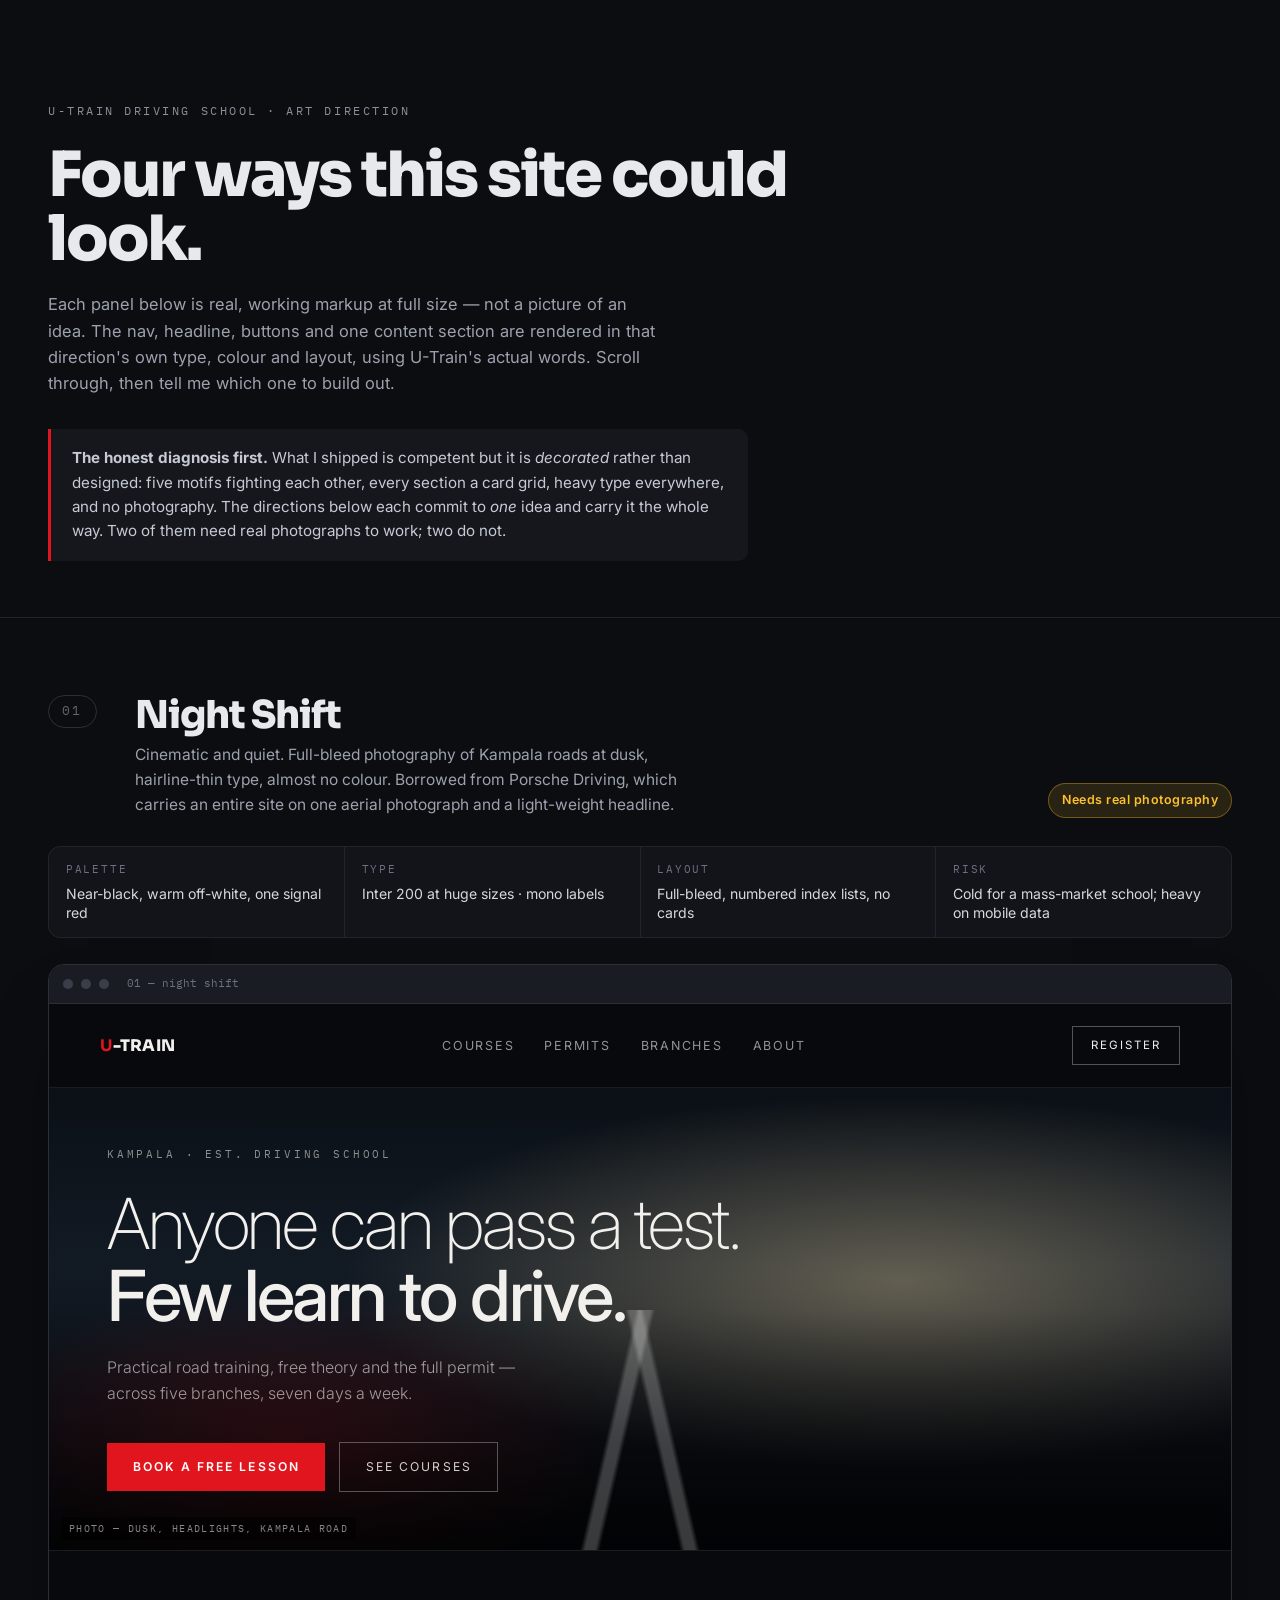
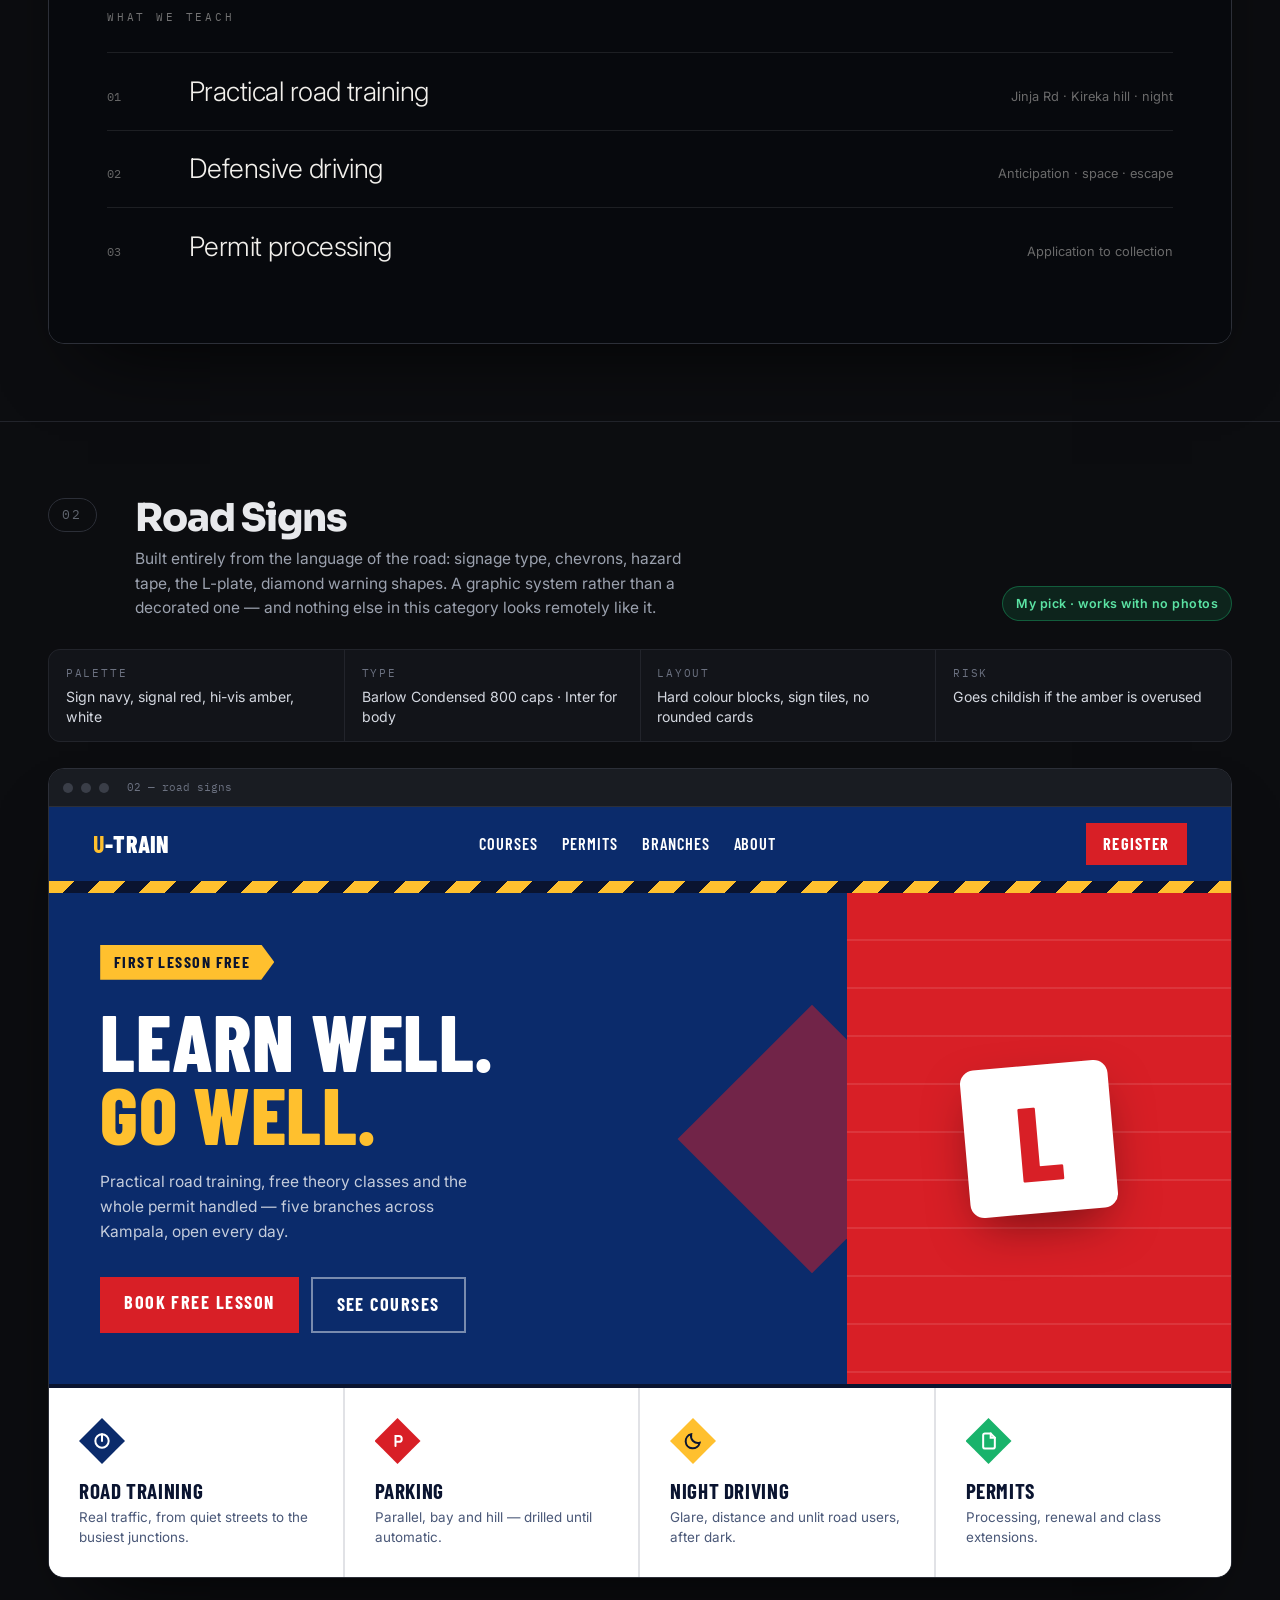
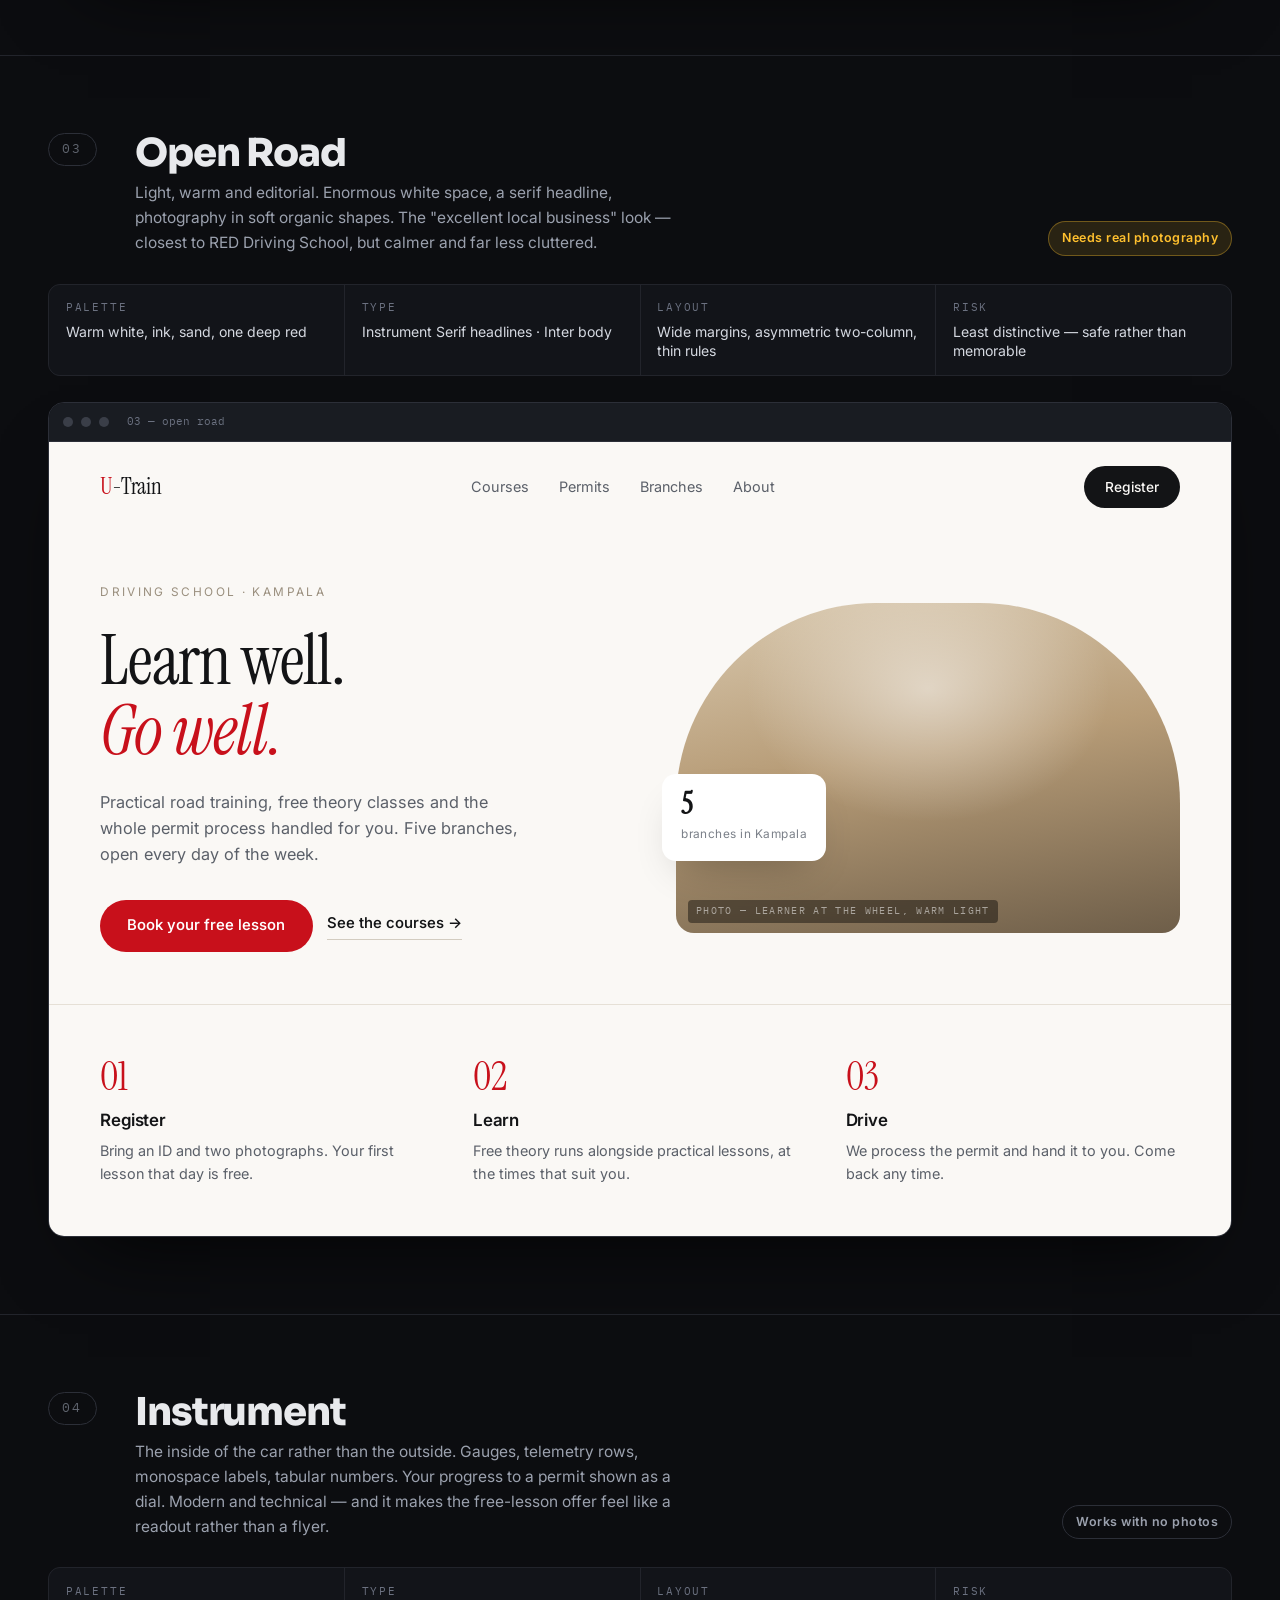
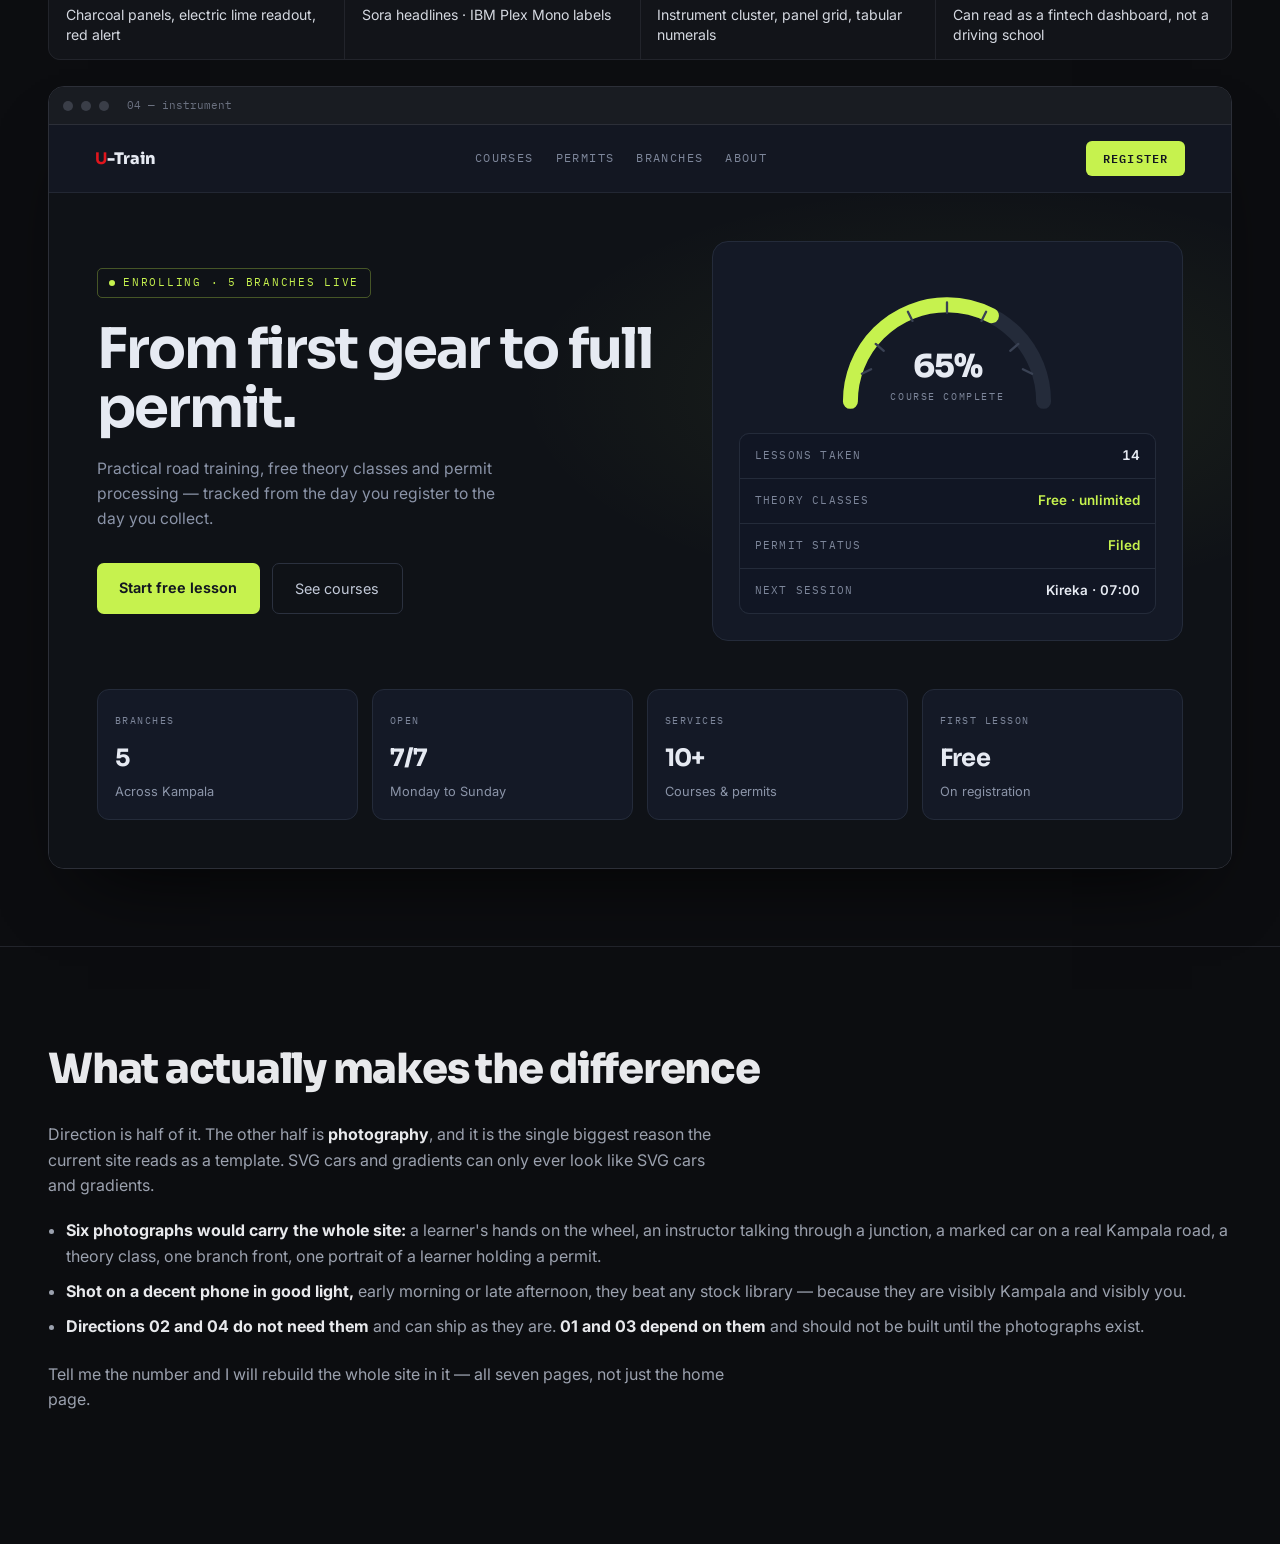
<file: _design/directions.html>
<!DOCTYPE html>
<html lang="en">
<head>
<meta charset="utf-8">
<meta name="viewport" content="width=device-width, initial-scale=1">
<meta name="robots" content="noindex">
<title>U-Train — four design directions</title>
<link rel="preconnect" href="https://fonts.googleapis.com">
<link rel="preconnect" href="https://fonts.gstatic.com" crossorigin>
<link href="https://fonts.googleapis.com/css2?family=Barlow+Condensed:wght@500;600;700;800&family=IBM+Plex+Mono:wght@400;500;600&family=Instrument+Serif:ital@0;1&family=Inter:wght@200;300;400;500;600;700;800&family=Sora:wght@600;700;800&display=swap" rel="stylesheet">
<style>
/* ======================================================================
   The board itself — deliberately neutral so the four directions
   are judged against each other, not against the page around them.
   ====================================================================== */
*,*::before,*::after{box-sizing:border-box}
*{margin:0}
body{
  background:#0C0D10;color:#E8E9EC;
  font-family:'Inter',system-ui,sans-serif;font-size:16px;line-height:1.6;
  -webkit-font-smoothing:antialiased;
}
img,svg{display:block;max-width:100%}
a{color:inherit}
.wrap{max-width:1360px;margin-inline:auto;padding-inline:clamp(18px,4vw,48px)}

.board-head{padding:clamp(48px,8vw,104px) 0 clamp(32px,5vw,56px);border-bottom:1px solid #22242B}
.kicker{
  font-family:'IBM Plex Mono',monospace;font-size:.72rem;letter-spacing:.22em;
  text-transform:uppercase;color:#8A8F9C;margin-bottom:1.4rem;display:block;
}
.board-head h1{
  font-family:'Sora',sans-serif;font-weight:800;letter-spacing:-.035em;
  font-size:clamp(2.2rem,5vw,3.9rem);line-height:1.02;max-width:17ch;
}
.board-head p{color:#9BA1AE;max-width:62ch;margin-top:1.3rem;font-size:1.03rem}
.board-head .note{
  margin-top:2rem;padding:1.1rem 1.3rem;border-left:3px solid #E0151D;
  background:#15171C;border-radius:0 10px 10px 0;font-size:.95rem;color:#C6CAD4;max-width:70ch;
}

/* direction shell ---------------------------------------------------- */
.dir{padding-block:clamp(44px,6vw,86px);border-bottom:1px solid #22242B}
.dir__head{display:flex;flex-wrap:wrap;gap:clamp(18px,3vw,44px);align-items:flex-end;margin-bottom:28px}
.dir__no{
  font-family:'IBM Plex Mono',monospace;font-size:.8rem;letter-spacing:.2em;color:#60656F;
  border:1px solid #2C2F38;border-radius:999px;padding:.34rem .8rem;align-self:flex-start;
}
.dir__title{flex:1;min-width:260px}
.dir__title h2{font-family:'Sora',sans-serif;font-weight:800;font-size:clamp(1.6rem,3vw,2.4rem);letter-spacing:-.03em;line-height:1.05}
.dir__title p{color:#9BA1AE;margin-top:.5rem;max-width:56ch;font-size:.97rem}
.verdict{
  font-size:.78rem;font-weight:600;letter-spacing:.04em;padding:.4rem .8rem;border-radius:999px;
  border:1px solid #2C2F38;color:#9BA1AE;white-space:nowrap;
}
.verdict--pick{background:rgba(25,179,107,.14);border-color:rgba(25,179,107,.4);color:#5BE3A4}
.verdict--photo{background:rgba(255,192,46,.12);border-color:rgba(255,192,46,.34);color:#FFC02E}

.facts{display:grid;grid-template-columns:repeat(4,1fr);gap:1px;background:#22242B;border:1px solid #22242B;border-radius:12px;overflow:hidden;margin-bottom:26px}
.facts div{background:#121419;padding:.9rem 1.05rem}
.facts dt{font-family:'IBM Plex Mono',monospace;font-size:.66rem;letter-spacing:.17em;text-transform:uppercase;color:#6B7180}
.facts dd{font-size:.88rem;margin-top:.35rem;color:#D4D8E0;line-height:1.4}

/* the mockup frame --------------------------------------------------- */
.stage{
  border-radius:16px;overflow:hidden;border:1px solid #2C2F38;
  box-shadow:0 40px 80px -40px rgba(0,0,0,.9);
}
.stage__bar{
  display:flex;align-items:center;gap:8px;padding:10px 14px;background:#191C22;border-bottom:1px solid #2C2F38;
}
.stage__bar i{width:10px;height:10px;border-radius:50%;background:#3A3E48;display:block}
.stage__bar span{
  font-family:'IBM Plex Mono',monospace;font-size:.68rem;color:#6B7180;margin-left:10px;
}
.mock{position:relative;overflow:hidden}

/* shared mock helpers */
.mock .ph{position:relative;overflow:hidden;background:#15171C}
.mock .ph::after{
  content:attr(data-ph);position:absolute;left:12px;bottom:10px;z-index:5;
  font-family:'IBM Plex Mono',monospace;font-size:.6rem;letter-spacing:.14em;text-transform:uppercase;
  color:rgba(255,255,255,.52);background:rgba(0,0,0,.42);padding:.24rem .5rem;border-radius:4px;
  backdrop-filter:blur(4px);
}

/* ======================================================================
   01 — NIGHT SHIFT
   ====================================================================== */
.d1{background:#07090D;color:#F2F0EC;font-family:'Inter',sans-serif}
.d1 .nav{display:flex;align-items:center;justify-content:space-between;padding:22px clamp(20px,4vw,52px);border-bottom:1px solid rgba(255,255,255,.08)}
.d1 .logo{font-family:'Sora',sans-serif;font-weight:800;font-size:1rem;letter-spacing:.02em}
.d1 .logo b{color:#E0151D}
.d1 .nav ul{display:flex;gap:30px;list-style:none;padding:0;font-size:.78rem;letter-spacing:.14em;text-transform:uppercase;color:rgba(242,240,236,.6)}
.d1 .nav .cta{font-size:.72rem;letter-spacing:.18em;text-transform:uppercase;border:1px solid rgba(255,255,255,.3);padding:.6rem 1.1rem;border-radius:0}
.d1 .hero{position:relative;min-height:440px;display:flex;align-items:flex-end;padding:clamp(28px,5vw,58px)}
.d1 .hero .ph{position:absolute;inset:0;
  background:
    radial-gradient(900px 300px at 72% 42%,rgba(255,228,170,.34),transparent 62%),
    radial-gradient(500px 220px at 20% 76%,rgba(224,21,29,.22),transparent 68%),
    linear-gradient(180deg,#0B1016 0%,#121A24 38%,#07090D 100%);
}
.d1 .hero .ph i{position:absolute;left:0;right:0;bottom:0;height:52%;
  background:
    linear-gradient(103deg,transparent 47.4%,rgba(255,255,255,.22) 47.8%,rgba(255,255,255,.22) 48.6%,transparent 49%),
    linear-gradient(77deg,transparent 51%,rgba(255,255,255,.22) 51.4%,rgba(255,255,255,.22) 52.2%,transparent 52.6%),
    linear-gradient(180deg,transparent,rgba(0,0,0,.72));
}
.d1 .hero__in{position:relative;z-index:3;max-width:760px}
.d1 .eyebrow{font-family:'IBM Plex Mono',monospace;font-size:.68rem;letter-spacing:.26em;text-transform:uppercase;color:rgba(242,240,236,.56);display:block;margin-bottom:1.5rem}
.d1 h1{font-weight:200;font-size:clamp(2.3rem,5.6vw,4.4rem);line-height:1.02;letter-spacing:-.035em}
.d1 h1 em{font-style:normal;font-weight:500}
.d1 .hero p{color:rgba(242,240,236,.62);max-width:44ch;margin-top:1.5rem;font-size:1rem;font-weight:300}
.d1 .btns{display:flex;gap:14px;margin-top:2.2rem;align-items:center}
.d1 .b1{background:#E0151D;color:#fff;padding:.9rem 1.6rem;font-size:.76rem;letter-spacing:.17em;text-transform:uppercase;font-weight:600}
.d1 .b2{border:1px solid rgba(255,255,255,.3);padding:.9rem 1.6rem;font-size:.76rem;letter-spacing:.17em;text-transform:uppercase;color:rgba(242,240,236,.86)}
.d1 .index{padding:clamp(28px,5vw,58px);border-top:1px solid rgba(255,255,255,.08)}
.d1 .index h3{font-family:'IBM Plex Mono',monospace;font-size:.68rem;letter-spacing:.26em;text-transform:uppercase;color:rgba(242,240,236,.46);font-weight:400;margin-bottom:1.6rem}
.d1 .index ol{list-style:none;padding:0}
.d1 .index li{display:grid;grid-template-columns:62px 1fr auto;gap:20px;align-items:baseline;padding:1.05rem 0;border-top:1px solid rgba(255,255,255,.09)}
.d1 .index li span{font-family:'IBM Plex Mono',monospace;font-size:.76rem;color:rgba(242,240,236,.4)}
.d1 .index li strong{font-weight:300;font-size:clamp(1.1rem,2.1vw,1.7rem);letter-spacing:-.02em}
.d1 .index li em{font-style:normal;font-size:.8rem;color:rgba(242,240,236,.42)}

/* ======================================================================
   02 — ROAD SIGNS
   ====================================================================== */
.d2{background:#F2F3F6;color:#0A1430;font-family:'Inter',sans-serif}
.d2 .nav{display:flex;align-items:center;justify-content:space-between;padding:16px clamp(20px,4vw,44px);background:#0B2B6B;color:#fff}
.d2 .logo{font-family:'Barlow Condensed',sans-serif;font-weight:800;font-size:1.5rem;letter-spacing:.01em;text-transform:uppercase}
.d2 .logo b{color:#FFC02E}
.d2 .nav ul{display:flex;gap:24px;list-style:none;padding:0;font-family:'Barlow Condensed',sans-serif;font-weight:600;font-size:1.02rem;letter-spacing:.06em;text-transform:uppercase}
.d2 .nav .cta{background:#D81F26;padding:.5rem 1.1rem;font-family:'Barlow Condensed',sans-serif;font-weight:700;letter-spacing:.07em;text-transform:uppercase;font-size:1.02rem}
.d2 .hazard{height:12px;background:repeating-linear-gradient(135deg,#FFC02E 0 18px,#0A1430 18px 36px)}
.d2 .hero{display:grid;grid-template-columns:1.35fr .65fr;min-height:380px}
.d2 .hero__l{background:#0B2B6B;color:#fff;padding:clamp(26px,4vw,52px);display:flex;flex-direction:column;justify-content:center;position:relative;overflow:hidden}
.d2 .hero__l::after{content:"";position:absolute;right:-60px;top:50%;width:190px;height:190px;transform:translateY(-50%) rotate(45deg);background:#D81F26;opacity:.5}
.d2 .tagsign{display:inline-flex;align-self:flex-start;align-items:center;gap:9px;background:#FFC02E;color:#0A1430;font-family:'Barlow Condensed',sans-serif;font-weight:700;letter-spacing:.09em;text-transform:uppercase;padding:.3rem .85rem;font-size:1rem;margin-bottom:1.5rem;clip-path:polygon(0 0,calc(100% - 13px) 0,100% 50%,calc(100% - 13px) 100%,0 100%);padding-right:1.5rem}
.d2 h1{font-family:'Barlow Condensed',sans-serif;font-weight:800;text-transform:uppercase;font-size:clamp(2.6rem,6.4vw,5rem);line-height:.92;letter-spacing:.005em;position:relative;z-index:2}
.d2 h1 u{text-decoration:none;color:#FFC02E}
.d2 .hero__l p{color:rgba(255,255,255,.76);max-width:40ch;margin-top:1.2rem;font-size:.97rem;position:relative;z-index:2}
.d2 .btns{display:flex;gap:12px;margin-top:2rem;position:relative;z-index:2}
.d2 .b1{background:#D81F26;color:#fff;font-family:'Barlow Condensed',sans-serif;font-weight:700;text-transform:uppercase;letter-spacing:.08em;font-size:1.14rem;padding:.72rem 1.5rem}
.d2 .b2{border:2px solid rgba(255,255,255,.45);color:#fff;font-family:'Barlow Condensed',sans-serif;font-weight:700;text-transform:uppercase;letter-spacing:.08em;font-size:1.14rem;padding:.72rem 1.5rem}
.d2 .hero__r{background:#D81F26;display:grid;place-items:center;position:relative;overflow:hidden}
.d2 .lplate{background:#fff;width:148px;height:148px;border-radius:14px;display:grid;place-items:center;box-shadow:0 20px 50px -14px rgba(0,0,0,.5);transform:rotate(-5deg)}
.d2 .lplate span{font-family:'Barlow Condensed',sans-serif;font-weight:800;font-size:6.6rem;line-height:1;color:#D81F26}
.d2 .hero__r::before{content:"";position:absolute;inset:0;background:repeating-linear-gradient(180deg,transparent 0 46px,rgba(255,255,255,.1) 46px 48px)}
.d2 .signs{display:grid;grid-template-columns:repeat(4,1fr);gap:0;border-top:4px solid #0A1430}
.d2 .sign{padding:clamp(18px,2.6vw,30px);border-right:2px solid rgba(10,20,48,.12);background:#fff}
.d2 .sign:last-child{border-right:0}
.d2 .sign .ico{width:46px;height:46px;display:grid;place-items:center;background:#0B2B6B;color:#fff;margin-bottom:1rem;clip-path:polygon(50% 0,100% 50%,50% 100%,0 50%)}
.d2 .sign .ico svg{width:20px;height:20px}
.d2 .sign h4{font-family:'Barlow Condensed',sans-serif;font-weight:700;text-transform:uppercase;font-size:1.32rem;letter-spacing:.03em;line-height:1.05}
.d2 .sign p{font-size:.84rem;color:#4A5878;margin-top:.4rem;line-height:1.45}
.d2 .sign:nth-child(2) .ico{background:#D81F26}
.d2 .sign:nth-child(3) .ico{background:#FFC02E;color:#0A1430}
.d2 .sign:nth-child(4) .ico{background:#19B36B}

/* ======================================================================
   03 — OPEN ROAD
   ====================================================================== */
.d3{background:#FAF8F5;color:#131416;font-family:'Inter',sans-serif}
.d3 .nav{display:flex;align-items:center;justify-content:space-between;padding:24px clamp(22px,4vw,56px)}
.d3 .logo{font-family:'Instrument Serif',serif;font-size:1.46rem;letter-spacing:-.01em}
.d3 .logo b{color:#C8101B;font-weight:400}
.d3 .nav ul{display:flex;gap:30px;list-style:none;padding:0;font-size:.9rem;color:#5B6069}
.d3 .nav .cta{background:#131416;color:#FAF8F5;padding:.62rem 1.3rem;border-radius:999px;font-size:.86rem;font-weight:500}
.d3 .hero{display:grid;grid-template-columns:1.02fr .98fr;gap:clamp(24px,4vw,60px);padding:clamp(26px,4vw,64px);align-items:center;min-height:420px}
.d3 .eyebrow{font-size:.74rem;letter-spacing:.2em;text-transform:uppercase;color:#9A8F7E;display:block;margin-bottom:1.5rem}
.d3 h1{font-family:'Instrument Serif',serif;font-weight:400;font-size:clamp(2.5rem,5.6vw,4.3rem);line-height:1.02;letter-spacing:-.018em}
.d3 h1 em{font-style:italic;color:#C8101B}
.d3 .hero p{color:#5B6069;max-width:42ch;margin-top:1.4rem;font-size:1.02rem}
.d3 .btns{display:flex;gap:14px;margin-top:2.1rem;align-items:center}
.d3 .b1{background:#C8101B;color:#fff;padding:.88rem 1.7rem;border-radius:999px;font-size:.93rem;font-weight:550}
.d3 .b2{color:#131416;font-size:.93rem;font-weight:550;border-bottom:1px solid #D3CCC0;padding-bottom:3px}
.d3 .heroimg{position:relative}
.d3 .heroimg .ph{height:330px;border-radius:200px 200px 18px 18px;
  background:
    radial-gradient(260px 190px at 50% 26%,rgba(255,255,255,.5),transparent 70%),
    linear-gradient(170deg,#D9C9AF 0%,#B79C77 46%,#6E5E49 100%);
}
.d3 .stat{position:absolute;left:-14px;bottom:72px;background:#fff;border-radius:14px;padding:.95rem 1.2rem;box-shadow:0 20px 44px -20px rgba(0,0,0,.3)}
.d3 .stat b{font-family:'Instrument Serif',serif;font-size:1.9rem;display:block;line-height:1}
.d3 .stat span{font-size:.74rem;color:#7B8089;letter-spacing:.04em}
.d3 .rail{display:grid;grid-template-columns:repeat(3,1fr);gap:clamp(20px,3vw,48px);padding:clamp(24px,4vw,56px);border-top:1px solid #E6E0D6}
.d3 .rail .n{font-family:'Instrument Serif',serif;font-size:2.5rem;color:#C8101B;line-height:1}
.d3 .rail h4{font-size:1.06rem;font-weight:600;margin:.7rem 0 .4rem;letter-spacing:-.01em}
.d3 .rail p{font-size:.9rem;color:#5B6069;line-height:1.55}

/* ======================================================================
   04 — DASHBOARD
   ====================================================================== */
.d4{background:#0F1217;color:#E6EAF2;font-family:'Inter',sans-serif}
.d4 .nav{display:flex;align-items:center;justify-content:space-between;padding:16px clamp(20px,4vw,46px);border-bottom:1px solid #222733;background:#131722}
.d4 .logo{font-family:'Sora',sans-serif;font-weight:800;font-size:1rem}
.d4 .logo b{color:#E0151D}
.d4 .nav ul{display:flex;gap:22px;list-style:none;padding:0;font-family:'IBM Plex Mono',monospace;font-size:.72rem;letter-spacing:.12em;text-transform:uppercase;color:#7D869A}
.d4 .nav .cta{background:#C6F24E;color:#121620;padding:.5rem 1.05rem;border-radius:6px;font-family:'IBM Plex Mono',monospace;font-weight:600;font-size:.72rem;letter-spacing:.1em;text-transform:uppercase}
.d4 .hero{display:grid;grid-template-columns:1.1fr .9fr;gap:clamp(20px,3vw,40px);padding:clamp(24px,4vw,48px);align-items:center;min-height:400px;
  background:radial-gradient(700px 320px at 78% 40%,rgba(198,242,78,.07),transparent 65%)}
.d4 .tag{display:inline-flex;align-items:center;gap:8px;font-family:'IBM Plex Mono',monospace;font-size:.68rem;letter-spacing:.16em;text-transform:uppercase;color:#C6F24E;border:1px solid rgba(198,242,78,.3);border-radius:5px;padding:.34rem .7rem;margin-bottom:1.4rem}
.d4 .tag i{width:6px;height:6px;border-radius:50%;background:#C6F24E;display:block}
.d4 h1{font-family:'Sora',sans-serif;font-weight:700;font-size:clamp(2.1rem,4.6vw,3.5rem);line-height:1.04;letter-spacing:-.034em}
.d4 .hero p{color:#8B94A8;max-width:42ch;margin-top:1.2rem;font-size:.98rem}
.d4 .btns{display:flex;gap:12px;margin-top:2rem}
.d4 .b1{background:#C6F24E;color:#121620;padding:.8rem 1.4rem;border-radius:7px;font-weight:650;font-size:.9rem}
.d4 .b2{border:1px solid #2B313F;padding:.8rem 1.4rem;border-radius:7px;font-size:.9rem;color:#C2C9D8}
.d4 .cluster{background:#141926;border:1px solid #242B3A;border-radius:16px;padding:clamp(18px,2.4vw,26px)}
.d4 .gauge{display:grid;place-items:center;position:relative;margin-bottom:18px}
.d4 .gauge svg{width:100%;max-width:230px;height:auto}
.d4 .gauge__v{position:absolute;top:56%;text-align:center}
.d4 .gauge__v b{font-family:'Sora',sans-serif;font-size:2rem;font-weight:800;letter-spacing:-.03em;display:block;line-height:1}
.d4 .gauge__v span{font-family:'IBM Plex Mono',monospace;font-size:.62rem;letter-spacing:.16em;text-transform:uppercase;color:#7D869A}
.d4 .rows{display:grid;gap:1px;background:#242B3A;border:1px solid #242B3A;border-radius:10px;overflow:hidden}
.d4 .row{display:flex;justify-content:space-between;align-items:center;background:#111624;padding:.7rem .95rem;font-size:.84rem}
.d4 .row span{font-family:'IBM Plex Mono',monospace;font-size:.68rem;letter-spacing:.11em;text-transform:uppercase;color:#7D869A}
.d4 .row b{font-weight:600;font-variant-numeric:tabular-nums}
.d4 .row b.ok{color:#C6F24E}
.d4 .panels{display:grid;grid-template-columns:repeat(4,1fr);gap:14px;padding:0 clamp(24px,4vw,48px) clamp(24px,4vw,48px)}
.d4 .panel{background:#141926;border:1px solid #242B3A;border-radius:12px;padding:1.05rem}
.d4 .panel span{font-family:'IBM Plex Mono',monospace;font-size:.62rem;letter-spacing:.15em;text-transform:uppercase;color:#7D869A}
.d4 .panel b{display:block;font-family:'Sora',sans-serif;font-size:1.5rem;font-weight:700;letter-spacing:-.03em;margin-top:.45rem}
.d4 .panel i{display:block;font-style:normal;font-size:.8rem;color:#8B94A8;margin-top:.25rem}

/* ====================================================================== */
.closing{padding:clamp(48px,7vw,96px) 0 clamp(60px,9vw,120px)}
.closing h2{font-family:'Sora',sans-serif;font-weight:800;font-size:clamp(1.7rem,3.4vw,2.6rem);letter-spacing:-.03em;margin-bottom:1.2rem}
.closing p{color:#9BA1AE;max-width:68ch;margin-bottom:1rem}
.closing ul{margin:1.2rem 0 0;padding-left:1.1rem;color:#9BA1AE}
.closing li{margin-bottom:.6rem}
.closing b{color:#E8E9EC}

@media (max-width:1000px){
  .facts{grid-template-columns:repeat(2,1fr)}
  .d2 .signs,.d4 .panels{grid-template-columns:repeat(2,1fr)}
  .d3 .rail{grid-template-columns:1fr}
}
@media (max-width:760px){
  .d1 .nav ul,.d2 .nav ul,.d3 .nav ul,.d4 .nav ul{display:none}
  .d2 .hero,.d3 .hero,.d4 .hero{grid-template-columns:1fr}
  .d2 .hero__r{min-height:180px}
  .facts{grid-template-columns:1fr}
}
</style>
</head>
<body>

<header class="board-head">
  <div class="wrap">
    <span class="kicker">U-Train Driving School · art direction</span>
    <h1>Four ways this site could look.</h1>
    <p>Each panel below is real, working markup at full size — not a picture of an idea. The nav, headline, buttons and one content section are rendered in that direction's own type, colour and layout, using U-Train's actual words. Scroll through, then tell me which one to build out.</p>
    <div class="note"><b>The honest diagnosis first.</b> What I shipped is competent but it is <em>decorated</em> rather than designed: five motifs fighting each other, every section a card grid, heavy type everywhere, and no photography. The directions below each commit to <em>one</em> idea and carry it the whole way. Two of them need real photographs to work; two do not.</div>
  </div>
</header>

<!-- ================= 01 ================= -->
<section class="dir">
  <div class="wrap">
    <div class="dir__head">
      <span class="dir__no">01</span>
      <div class="dir__title">
        <h2>Night Shift</h2>
        <p>Cinematic and quiet. Full-bleed photography of Kampala roads at dusk, hairline-thin type, almost no colour. Borrowed from Porsche Driving, which carries an entire site on one aerial photograph and a light-weight headline.</p>
      </div>
      <span class="verdict verdict--photo">Needs real photography</span>
    </div>
    <dl class="facts">
      <div><dt>Palette</dt><dd>Near-black, warm off-white, one signal red</dd></div>
      <div><dt>Type</dt><dd>Inter 200 at huge sizes · mono labels</dd></div>
      <div><dt>Layout</dt><dd>Full-bleed, numbered index lists, no cards</dd></div>
      <div><dt>Risk</dt><dd>Cold for a mass-market school; heavy on mobile data</dd></div>
    </dl>

    <div class="stage">
      <div class="stage__bar"><i></i><i></i><i></i><span>01 — night shift</span></div>
      <div class="mock d1">
        <nav class="nav">
          <span class="logo"><b>U</b>-TRAIN</span>
          <ul><li>Courses</li><li>Permits</li><li>Branches</li><li>About</li></ul>
          <span class="cta">Register</span>
        </nav>
        <div class="hero">
          <div class="ph" data-ph="Photo — dusk, headlights, Kampala road"><i></i></div>
          <div class="hero__in">
            <span class="eyebrow">Kampala · est. driving school</span>
            <h1>Anyone can pass a test.<br><em>Few learn to drive.</em></h1>
            <p>Practical road training, free theory and the full permit — across five branches, seven days a week.</p>
            <div class="btns"><span class="b1">Book a free lesson</span><span class="b2">See courses</span></div>
          </div>
        </div>
        <div class="index">
          <h3>What we teach</h3>
          <ol>
            <li><span>01</span><strong>Practical road training</strong><em>Jinja Rd · Kireka hill · night</em></li>
            <li><span>02</span><strong>Defensive driving</strong><em>Anticipation · space · escape</em></li>
            <li><span>03</span><strong>Permit processing</strong><em>Application to collection</em></li>
          </ol>
        </div>
      </div>
    </div>
  </div>
</section>

<!-- ================= 02 ================= -->
<section class="dir">
  <div class="wrap">
    <div class="dir__head">
      <span class="dir__no">02</span>
      <div class="dir__title">
        <h2>Road Signs</h2>
        <p>Built entirely from the language of the road: signage type, chevrons, hazard tape, the L-plate, diamond warning shapes. A graphic system rather than a decorated one — and nothing else in this category looks remotely like it.</p>
      </div>
      <span class="verdict verdict--pick">My pick · works with no photos</span>
    </div>
    <dl class="facts">
      <div><dt>Palette</dt><dd>Sign navy, signal red, hi-vis amber, white</dd></div>
      <div><dt>Type</dt><dd>Barlow Condensed 800 caps · Inter for body</dd></div>
      <div><dt>Layout</dt><dd>Hard colour blocks, sign tiles, no rounded cards</dd></div>
      <div><dt>Risk</dt><dd>Goes childish if the amber is overused</dd></div>
    </dl>

    <div class="stage">
      <div class="stage__bar"><i></i><i></i><i></i><span>02 — road signs</span></div>
      <div class="mock d2">
        <nav class="nav">
          <span class="logo"><b>U</b>-Train</span>
          <ul><li>Courses</li><li>Permits</li><li>Branches</li><li>About</li></ul>
          <span class="cta">Register</span>
        </nav>
        <div class="hazard"></div>
        <div class="hero">
          <div class="hero__l">
            <span class="tagsign">First lesson free</span>
            <h1>Learn well.<br><u>Go well.</u></h1>
            <p>Practical road training, free theory classes and the whole permit handled — five branches across Kampala, open every day.</p>
            <div class="btns"><span class="b1">Book free lesson</span><span class="b2">See courses</span></div>
          </div>
          <div class="hero__r"><div class="lplate"><span>L</span></div></div>
        </div>
        <div class="signs">
          <div class="sign">
            <div class="ico"><svg viewBox="0 0 24 24" fill="none" stroke="currentColor" stroke-width="2.4" stroke-linecap="round"><circle cx="12" cy="12" r="8"/><path d="M12 4v8"/></svg></div>
            <h4>Road training</h4><p>Real traffic, from quiet streets to the busiest junctions.</p>
          </div>
          <div class="sign">
            <div class="ico"><svg viewBox="0 0 24 24" fill="none" stroke="currentColor" stroke-width="2.4" stroke-linecap="round"><path d="M9 18V6h4a3.5 3.5 0 0 1 0 7H9"/></svg></div>
            <h4>Parking</h4><p>Parallel, bay and hill — drilled until automatic.</p>
          </div>
          <div class="sign">
            <div class="ico"><svg viewBox="0 0 24 24" fill="none" stroke="currentColor" stroke-width="2.4" stroke-linecap="round"><path d="M20 14.2A8.5 8.5 0 0 1 9.8 4a8.5 8.5 0 1 0 10.2 10.2Z"/></svg></div>
            <h4>Night driving</h4><p>Glare, distance and unlit road users, after dark.</p>
          </div>
          <div class="sign">
            <div class="ico"><svg viewBox="0 0 24 24" fill="none" stroke="currentColor" stroke-width="2.4" stroke-linecap="round"><path d="M14 3H7a2 2 0 0 0-2 2v14a2 2 0 0 0 2 2h10a2 2 0 0 0 2-2V8Z"/><path d="M14 3v5h5"/></svg></div>
            <h4>Permits</h4><p>Processing, renewal and class extensions.</p>
          </div>
        </div>
      </div>
    </div>
  </div>
</section>

<!-- ================= 03 ================= -->
<section class="dir">
  <div class="wrap">
    <div class="dir__head">
      <span class="dir__no">03</span>
      <div class="dir__title">
        <h2>Open Road</h2>
        <p>Light, warm and editorial. Enormous white space, a serif headline, photography in soft organic shapes. The "excellent local business" look — closest to RED Driving School, but calmer and far less cluttered.</p>
      </div>
      <span class="verdict verdict--photo">Needs real photography</span>
    </div>
    <dl class="facts">
      <div><dt>Palette</dt><dd>Warm white, ink, sand, one deep red</dd></div>
      <div><dt>Type</dt><dd>Instrument Serif headlines · Inter body</dd></div>
      <div><dt>Layout</dt><dd>Wide margins, asymmetric two-column, thin rules</dd></div>
      <div><dt>Risk</dt><dd>Least distinctive — safe rather than memorable</dd></div>
    </dl>

    <div class="stage">
      <div class="stage__bar"><i></i><i></i><i></i><span>03 — open road</span></div>
      <div class="mock d3">
        <nav class="nav">
          <span class="logo"><b>U</b>-Train</span>
          <ul><li>Courses</li><li>Permits</li><li>Branches</li><li>About</li></ul>
          <span class="cta">Register</span>
        </nav>
        <div class="hero">
          <div>
            <span class="eyebrow">Driving school · Kampala</span>
            <h1>Learn well.<br><em>Go well.</em></h1>
            <p>Practical road training, free theory classes and the whole permit process handled for you. Five branches, open every day of the week.</p>
            <div class="btns"><span class="b1">Book your free lesson</span><span class="b2">See the courses →</span></div>
          </div>
          <div class="heroimg">
            <div class="ph" data-ph="Photo — learner at the wheel, warm light"></div>
            <div class="stat"><b>5</b><span>branches in Kampala</span></div>
          </div>
        </div>
        <div class="rail">
          <div><div class="n">01</div><h4>Register</h4><p>Bring an ID and two photographs. Your first lesson that day is free.</p></div>
          <div><div class="n">02</div><h4>Learn</h4><p>Free theory runs alongside practical lessons, at the times that suit you.</p></div>
          <div><div class="n">03</div><h4>Drive</h4><p>We process the permit and hand it to you. Come back any time.</p></div>
        </div>
      </div>
    </div>
  </div>
</section>

<!-- ================= 04 ================= -->
<section class="dir">
  <div class="wrap">
    <div class="dir__head">
      <span class="dir__no">04</span>
      <div class="dir__title">
        <h2>Instrument</h2>
        <p>The inside of the car rather than the outside. Gauges, telemetry rows, monospace labels, tabular numbers. Your progress to a permit shown as a dial. Modern and technical — and it makes the free-lesson offer feel like a readout rather than a flyer.</p>
      </div>
      <span class="verdict">Works with no photos</span>
    </div>
    <dl class="facts">
      <div><dt>Palette</dt><dd>Charcoal panels, electric lime readout, red alert</dd></div>
      <div><dt>Type</dt><dd>Sora headlines · IBM Plex Mono labels</dd></div>
      <div><dt>Layout</dt><dd>Instrument cluster, panel grid, tabular numerals</dd></div>
      <div><dt>Risk</dt><dd>Can read as a fintech dashboard, not a driving school</dd></div>
    </dl>

    <div class="stage">
      <div class="stage__bar"><i></i><i></i><i></i><span>04 — instrument</span></div>
      <div class="mock d4">
        <nav class="nav">
          <span class="logo"><b>U</b>-Train</span>
          <ul><li>Courses</li><li>Permits</li><li>Branches</li><li>About</li></ul>
          <span class="cta">Register</span>
        </nav>
        <div class="hero">
          <div>
            <span class="tag"><i></i>Enrolling · 5 branches live</span>
            <h1>From first gear to full permit.</h1>
            <p>Practical road training, free theory classes and permit processing — tracked from the day you register to the day you collect.</p>
            <div class="btns"><span class="b1">Start free lesson</span><span class="b2">See courses</span></div>
          </div>
          <div class="cluster">
            <div class="gauge">
              <svg viewBox="0 0 200 128">
                <path d="M16 116a84 84 0 0 1 168 0" fill="none" stroke="#242B3A" stroke-width="13" stroke-linecap="round"/>
                <path d="M16 116a84 84 0 0 1 168 0" fill="none" stroke="#C6F24E" stroke-width="13" stroke-linecap="round"
                      stroke-dasharray="264" stroke-dashoffset="92"/>
                <g stroke="#3A4254" stroke-width="2" stroke-linecap="round">
                  <path d="M26 92 34 88M38 66 45 72M66 38 70 46M100 30v9M134 38l-4 8M162 66l-7 6M174 92l-8-4"/>
                </g>
              </svg>
              <div class="gauge__v"><b>65%</b><span>course complete</span></div>
            </div>
            <div class="rows">
              <div class="row"><span>Lessons taken</span><b>14</b></div>
              <div class="row"><span>Theory classes</span><b class="ok">Free · unlimited</b></div>
              <div class="row"><span>Permit status</span><b class="ok">Filed</b></div>
              <div class="row"><span>Next session</span><b>Kireka · 07:00</b></div>
            </div>
          </div>
        </div>
        <div class="panels">
          <div class="panel"><span>Branches</span><b>5</b><i>Across Kampala</i></div>
          <div class="panel"><span>Open</span><b>7/7</b><i>Monday to Sunday</i></div>
          <div class="panel"><span>Services</span><b>10+</b><i>Courses &amp; permits</i></div>
          <div class="panel"><span>First lesson</span><b>Free</b><i>On registration</i></div>
        </div>
      </div>
    </div>
  </div>
</section>

<section class="closing">
  <div class="wrap">
    <h2>What actually makes the difference</h2>
    <p>Direction is half of it. The other half is <b>photography</b>, and it is the single biggest reason the current site reads as a template. SVG cars and gradients can only ever look like SVG cars and gradients.</p>
    <ul>
      <li><b>Six photographs would carry the whole site:</b> a learner's hands on the wheel, an instructor talking through a junction, a marked car on a real Kampala road, a theory class, one branch front, one portrait of a learner holding a permit.</li>
      <li><b>Shot on a decent phone in good light,</b> early morning or late afternoon, they beat any stock library — because they are visibly Kampala and visibly you.</li>
      <li><b>Directions 02 and 04 do not need them</b> and can ship as they are. <b>01 and 03 depend on them</b> and should not be built until the photographs exist.</li>
    </ul>
    <p style="margin-top:1.4rem">Tell me the number and I will rebuild the whole site in it — all seven pages, not just the home page.</p>
  </div>
</section>

</body>
</html>
</file>
<file: assets/css/styles.css>
/* =========================================================================
   U-TRAIN DRIVING SCHOOL — "Road Signs"
   "Learn well. Go well."

   One idea, carried the whole way: the site is built from the language of
   the road. Signage type, hazard tape, chevrons, diamond warning plates,
   lane markings, the L plate. Hard edges everywhere — no soft cards, no
   gradient mush. Navy is the structure, red is the action, amber is the
   marking. Nothing is round unless a real road sign is round.
   ========================================================================= */

/* ---------- 1. Tokens ---------------------------------------------------- */
:root {
  /* signage palette */
  --navy-950:#061536;
  --navy-900:#07194A;
  --navy-850:#0A2460;
  --navy-800:#0B2B6B;
  --navy-700:#13397F;
  --navy-600:#1B4799;
  --blue-500:#2A5FC4;
  --blue-400:#4F82E8;
  --blue-300:#8FB0FF;
  --blue-100:#DCE6FA;

  --red-700:#9C0D14;
  --red-600:#B9161D;
  --red-500:#D81F26;
  --red-400:#F2353C;

  --amber:#FFC02E;
  --amber-600:#D99400;
  --amber-soft:#FFE6A8;

  --green:#19B36B;
  --green-700:#0C7A47;

  /* surfaces */
  --ink:#0A1430;
  --paper:#F2F3F6;
  --paper-2:#E4E7EE;
  --white:#ffffff;

  /* text */
  --t-on-dark:#FFFFFF;
  --t-on-dark-soft:rgba(226,234,250,.74);
  --t-on-light:#0A1430;
  --t-on-light-soft:#4A5878;

  /* lines — thick and literal, not hairline suggestions */
  --line-dark:rgba(255,255,255,.18);
  --line-light:rgba(10,20,48,.14);

  /* type */
  --font-display:'Barlow Condensed','Arial Narrow',system-ui,sans-serif;
  --font-body:'Inter','Segoe UI',system-ui,-apple-system,sans-serif;

  /* geometry — the radius tokens survive for older inline styles, but a road
     sign is not rounded, so they are all effectively square now. */
  --r-sm:0px;
  --r-md:0px;
  --r-lg:0px;
  --r-xl:0px;
  --r-pill:0px;

  --container:1280px;
  --gutter:clamp(18px,4.4vw,44px);
  --section-y:clamp(64px,8vw,116px);

  /* hard offsets instead of blurred shadows */
  --sh-sm:4px 4px 0 rgba(10,20,48,.09);
  --sh-md:8px 8px 0 rgba(10,20,48,.12);
  --sh-lg:14px 14px 0 rgba(10,20,48,.16);
  --sh-red:6px 6px 0 var(--navy-900);
  --sh-inset-dark:none;

  --ease:cubic-bezier(.2,.8,.3,1);
  --ease-out:cubic-bezier(.16,1,.3,1);

  /* the two road markings, reusable */
  --tape:repeating-linear-gradient(135deg,var(--amber) 0 16px,var(--ink) 16px 32px);
  --tape-thin:repeating-linear-gradient(135deg,var(--amber) 0 10px,var(--ink) 10px 20px);
}

/* ---------- 2. Reset ----------------------------------------------------- */
*,*::before,*::after{box-sizing:border-box}
*{margin:0}
html{-webkit-text-size-adjust:100%;scroll-behavior:smooth;scroll-padding-top:100px}
body{
  font-family:var(--font-body);
  font-size:17px;
  line-height:1.6;
  color:var(--t-on-light);
  background:var(--paper);
  -webkit-font-smoothing:antialiased;
  overflow-x:hidden;
}
img,svg,video,iframe{display:block;max-width:100%}
img{height:auto}
button,input,select,textarea{font:inherit;color:inherit}
button{background:none;border:0;cursor:pointer}
a{color:inherit;text-decoration:none}
ul,ol{list-style:none;padding:0}
:focus-visible{outline:3px solid var(--amber);outline-offset:2px}

/* ---------- 3. Type ------------------------------------------------------ */
h1,h2,h3,h4,.display{
  font-family:var(--font-display);
  font-weight:800;
  text-transform:uppercase;
  line-height:.92;
  letter-spacing:.012em;
  text-wrap:balance;
}
.display{font-size:clamp(3.2rem,8.4vw,7rem)}
h1{font-size:clamp(2.9rem,7.2vw,5.8rem)}
h2{font-size:clamp(2.1rem,4.6vw,3.7rem)}
h3{font-size:clamp(1.3rem,2vw,1.62rem);font-weight:700;line-height:1.02}
h4{font-size:1.2rem;font-weight:700;line-height:1.05}

.lede{
  font-size:clamp(1.03rem,1.35vw,1.2rem);
  line-height:1.58;
  color:var(--t-on-light-soft);
  max-width:60ch;
}
.on-dark .lede,.sec--dark .lede,.hero .lede,.phead .lede,.cta-band .lede{color:var(--t-on-dark-soft)}

/* eyebrow reads like a route marker on a sign */
.eyebrow{
  display:inline-flex;align-items:center;gap:.6rem;
  font-family:var(--font-display);font-weight:700;
  font-size:1.02rem;letter-spacing:.14em;text-transform:uppercase;
  color:var(--red-500);margin-bottom:1rem;
}
.eyebrow::before{
  content:"";width:22px;height:10px;flex:none;background:currentColor;
  clip-path:polygon(0 20%,60% 20%,60% 0,100% 50%,60% 100%,60% 80%,0 80%);
}
.sec--dark .eyebrow,.hero .eyebrow,.phead .eyebrow,.cta-band .eyebrow,.on-dark .eyebrow{color:var(--amber)}

.text-red{color:var(--red-500)}
.text-amber{color:var(--amber)}
.muted{color:var(--t-on-light-soft)}
.sec--dark .muted,.hero .muted,.phead .muted,.cta-band .muted,.on-dark .muted{color:var(--t-on-dark-soft)}

/* a word painted in, like a marking on the road */
.mark{color:var(--amber);display:inline-block}

/* ---------- 4. Layout ---------------------------------------------------- */
.container{width:100%;max-width:var(--container);margin-inline:auto;padding-inline:var(--gutter)}
.container--wide{max-width:1440px}
.container--narrow{max-width:880px}

.sec{position:relative;padding-block:var(--section-y)}
.sec--tight{padding-block:clamp(44px,5vw,72px)}
.sec--paper{background:var(--paper)}
.sec--white{background:var(--white)}
.sec--soft{background:var(--paper-2)}
.sec--dark{background:var(--navy-800);color:var(--t-on-dark)}
.sec--dark h1,.sec--dark h2,.sec--dark h3,.sec--dark h4{color:#fff}

/* every dark section is bounded by tape, so the page reads as a marked route */
.sec--dark::before,.sec--dark::after{content:"";position:absolute;left:0;right:0;height:10px;background:var(--tape);z-index:2}
.sec--dark::before{top:0}
.sec--dark::after{bottom:0}

.grid{display:grid;gap:clamp(16px,2vw,26px)}
.g-2{grid-template-columns:repeat(2,minmax(0,1fr))}
.g-3{grid-template-columns:repeat(3,minmax(0,1fr))}
.g-4{grid-template-columns:repeat(4,minmax(0,1fr))}
.split{display:grid;grid-template-columns:1.02fr .98fr;gap:clamp(30px,4.6vw,70px);align-items:center}
.split--wide-left{grid-template-columns:1.3fr .7fr}

.sec-head{max-width:760px;margin-bottom:clamp(30px,4vw,54px)}
.sec-head--center{margin-inline:auto;text-align:center}
.sec-head--center .eyebrow{justify-content:center}
.sec-head--row{display:flex;justify-content:space-between;align-items:flex-end;gap:36px;max-width:none}
.sec-head p{margin-top:1rem}

.stack-sm>*+*{margin-top:.55rem}
.stack>*+*{margin-top:1rem}
.stack-lg>*+*{margin-top:1.8rem}

/* road markings as dividers ------------------------------------------------ */
.hazard{height:10px;background:var(--tape);width:100%}
.hazard--thin{height:7px;background:var(--tape-thin)}
.lane-rule{
  height:6px;border:0;margin:0;
  background:repeating-linear-gradient(90deg,var(--ink) 0 34px,transparent 34px 58px);
  opacity:.16;
}
.sec--dark .lane-rule{background:repeating-linear-gradient(90deg,#fff 0 34px,transparent 34px 58px);opacity:.3}

/* ---------- 5. Buttons --------------------------------------------------- */
.btn{
  --btn-bg:var(--red-500);
  --btn-fg:#fff;
  --btn-sh:var(--navy-900);
  position:relative;display:inline-flex;align-items:center;justify-content:center;gap:.6rem;
  padding:.78rem 1.5rem;
  font-family:var(--font-display);font-weight:700;
  font-size:1.2rem;letter-spacing:.06em;text-transform:uppercase;line-height:1.1;
  color:var(--btn-fg);background:var(--btn-bg);
  border:0;border-radius:0;
  box-shadow:5px 5px 0 var(--btn-sh);
  transition:transform .16s var(--ease),box-shadow .16s var(--ease),background .16s var(--ease);
  white-space:nowrap;
}
.btn:hover{transform:translate(-2px,-2px);box-shadow:8px 8px 0 var(--btn-sh)}
.btn:active{transform:translate(2px,2px);box-shadow:2px 2px 0 var(--btn-sh)}
.btn svg{width:17px;height:17px;flex:none}

.btn--lg{padding:.95rem 1.9rem;font-size:1.36rem}
.btn--sm{padding:.5rem 1rem;font-size:1.04rem;box-shadow:3px 3px 0 var(--btn-sh)}
.btn--sm:hover{box-shadow:5px 5px 0 var(--btn-sh)}
.btn--block{display:flex;width:100%}

.btn--navy{--btn-bg:var(--navy-800);--btn-sh:var(--red-500)}
.btn--wa{--btn-bg:#1FAF54;--btn-sh:var(--navy-900)}
.btn--light{--btn-bg:#fff;--btn-fg:var(--navy-900);--btn-sh:var(--red-500)}

.btn--ghost{
  --btn-bg:transparent;--btn-fg:var(--ink);
  box-shadow:none;border:3px solid var(--ink);padding:.68rem 1.4rem;
}
.btn--ghost.btn--lg{padding:.85rem 1.8rem}
.btn--ghost.btn--sm{padding:.42rem .9rem;box-shadow:none}
.btn--ghost:hover{background:var(--ink);color:#fff;box-shadow:none;transform:translate(-2px,-2px)}
.btn--ghost:active{transform:none}
.sec--dark .btn--ghost,.on-dark .btn--ghost,.hero .btn--ghost,.phead .btn--ghost,.cta-band .btn--ghost{
  --btn-fg:#fff;border-color:#fff;
}
.sec--dark .btn--ghost:hover,.on-dark .btn--ghost:hover,.hero .btn--ghost:hover,
.phead .btn--ghost:hover,.cta-band .btn--ghost:hover{background:#fff;color:var(--navy-900)}

.btn-row{display:flex;flex-wrap:wrap;gap:.9rem;align-items:center}

/* text link with a chevron that slides out */
.tlink{
  display:inline-flex;align-items:center;gap:.5rem;
  font-family:var(--font-display);font-weight:700;font-size:1.1rem;
  letter-spacing:.05em;text-transform:uppercase;color:var(--red-600);
  border-bottom:2px solid currentColor;padding-bottom:1px;
  transition:gap .2s var(--ease);
}
.tlink:hover{gap:.85rem}
.tlink svg{width:15px;height:15px}
.sec--dark .tlink,.on-dark .tlink,.hero .tlink,.phead .tlink,.cta-band .tlink{color:var(--amber)}

/* ---------- 6. Signs, chips & plates ------------------------------------- */
/* chevron tag — the amber direction sign */
.tagsign{
  display:inline-flex;align-items:center;gap:.5rem;
  background:var(--amber);color:var(--ink);
  font-family:var(--font-display);font-weight:700;
  font-size:1.08rem;letter-spacing:.09em;text-transform:uppercase;
  padding:.3rem 1.5rem .3rem .85rem;
  clip-path:polygon(0 0,calc(100% - 13px) 0,100% 50%,calc(100% - 13px) 100%,0 100%);
  text-wrap:balance;
}

.chip{
  display:inline-flex;align-items:center;gap:.45rem;
  padding:.3rem .75rem;border:2px solid var(--line-light);
  font-family:var(--font-display);font-weight:600;
  font-size:1rem;letter-spacing:.06em;text-transform:uppercase;
  color:var(--ink);background:transparent;
}
.sec--dark .chip,.on-dark .chip,.hero .chip,.phead .chip,.cta-band .chip{color:#fff;border-color:var(--line-dark)}
.chip--red{background:var(--red-500);color:#fff;border-color:var(--red-500)}
.chip--amber{background:var(--amber);color:var(--ink);border-color:var(--amber)}
.sec--dark .chip--amber,.on-dark .chip--amber,.hero .chip--amber,
.phead .chip--amber,.cta-band .chip--amber{background:var(--amber);color:var(--ink);border-color:var(--amber)}
.chip--green{background:var(--green);color:#fff;border-color:var(--green)}

.chip-dot{width:8px;height:8px;background:currentColor;flex:none}
.chip-dot--live{background:var(--green);animation:blink 1.8s steps(1) infinite}
@keyframes blink{0%,60%{opacity:1}61%,100%{opacity:.25}}

/* permit-class plate, modelled on a real number plate */
.plate{
  display:inline-flex;align-items:stretch;overflow:hidden;
  border:3px solid var(--ink);background:#fff;
  font-family:var(--font-display);font-weight:800;letter-spacing:.05em;text-transform:uppercase;
}
.plate span:first-child{background:var(--navy-800);color:#fff;padding:.26rem .5rem;font-size:.82rem;display:grid;place-items:center;letter-spacing:.12em}
.plate span:last-child{padding:.26rem .7rem;font-size:1.22rem;color:var(--ink)}

/* traffic-light trio */
.lights{display:inline-flex;flex-direction:column;gap:5px;padding:7px;background:var(--ink);border:2px solid rgba(255,255,255,.2)}
.lights i{width:11px;height:11px;border-radius:50%;display:block}
.lights i:nth-child(1){background:var(--red-500)}
.lights i:nth-child(2){background:var(--amber)}
.lights i:nth-child(3){background:var(--green)}

/* ---------- 7. Top bar + navigation -------------------------------------- */
.topbar{background:var(--ink);color:rgba(255,255,255,.76);font-size:.84rem;position:relative;z-index:60}
.topbar__inner{display:flex;align-items:center;justify-content:space-between;gap:20px;min-height:40px;padding-block:5px}
.topbar a{display:inline-flex;align-items:center;gap:.4rem;transition:color .18s}
.topbar a:hover{color:var(--amber)}
.topbar svg{width:14px;height:14px;opacity:.85}
.topbar__left{display:flex;flex-wrap:wrap;gap:1.2rem}
.topbar__right{display:flex;align-items:center;gap:1rem;white-space:nowrap}

.nav{position:sticky;top:0;z-index:50;background:var(--white);border-bottom:4px solid var(--navy-800);transition:box-shadow .2s var(--ease)}
.nav.is-stuck{box-shadow:0 8px 0 rgba(10,20,48,.06)}
.nav__inner{display:flex;align-items:center;gap:20px;min-height:70px}

.brand{display:flex;align-items:center;gap:.65rem;flex:none}
.brand__mark{width:40px;height:40px;flex:none}
.brand__text{display:flex;flex-direction:column;line-height:1}
.brand__name{font-family:var(--font-display);font-weight:800;font-size:1.46rem;letter-spacing:.015em;text-transform:uppercase;color:var(--navy-900)}
.brand__name em{font-style:normal;color:var(--red-500)}
.brand__tag{font-family:var(--font-display);font-size:.8rem;letter-spacing:.2em;text-transform:uppercase;color:var(--t-on-light-soft);margin-top:3px;font-weight:600}

.nav__links{display:flex;align-items:center;gap:0;margin-left:auto}
.nav__links a{
  position:relative;padding:.55rem .9rem;
  font-family:var(--font-display);font-weight:600;
  font-size:1.16rem;letter-spacing:.07em;text-transform:uppercase;color:var(--ink);
  transition:color .18s;
}
.nav__links a::after{
  content:"";position:absolute;left:.9rem;right:.9rem;bottom:0;height:4px;
  background:var(--red-500);transform:scaleX(0);transform-origin:left;
  transition:transform .22s var(--ease-out);
}
.nav__links a:hover::after{transform:scaleX(1)}
.nav__links a[aria-current="page"]{color:var(--red-600)}
.nav__links a[aria-current="page"]::after{transform:scaleX(1)}

.nav__cta{display:flex;align-items:center;gap:.6rem;flex:none}
.nav__toggle{display:none;width:46px;height:46px;background:var(--navy-800);place-items:center;flex:none}
.nav__toggle span{display:block;width:20px;height:3px;background:#fff;position:relative;transition:.22s var(--ease)}
.nav__toggle span::before,.nav__toggle span::after{content:"";position:absolute;left:0;width:20px;height:3px;background:#fff;transition:.22s var(--ease)}
.nav__toggle span::before{top:-7px}
.nav__toggle span::after{top:7px}
body.menu-open .nav__toggle span{background:transparent}
body.menu-open .nav__toggle span::before{top:0;transform:rotate(45deg)}
body.menu-open .nav__toggle span::after{top:0;transform:rotate(-45deg)}

.drawer{
  position:fixed;inset:0 0 0 auto;width:min(380px,88vw);z-index:70;
  background:var(--navy-900);color:#fff;
  padding:24px var(--gutter) 32px;
  border-left:10px solid var(--red-500);
  transform:translateX(100%);transition:transform .3s var(--ease-out);
  display:flex;flex-direction:column;gap:0;overflow-y:auto;
}
body.menu-open .drawer{transform:translateX(0)}
.drawer a{
  padding:.85rem .2rem;border-bottom:2px solid rgba(255,255,255,.14);
  font-family:var(--font-display);font-weight:700;font-size:1.5rem;
  letter-spacing:.05em;text-transform:uppercase;
}
.drawer a[aria-current="page"]{color:var(--amber)}
.drawer .btn{margin-top:16px}
.drawer__head{display:flex;justify-content:space-between;align-items:center;margin-bottom:12px}
.drawer__close{width:42px;height:42px;background:var(--red-500);display:grid;place-items:center;color:#fff;font-size:1.5rem;line-height:1}
.scrim{position:fixed;inset:0;background:rgba(6,21,54,.74);opacity:0;visibility:hidden;transition:.28s;z-index:65}
body.menu-open .scrim{opacity:1;visibility:visible}
body.menu-open{overflow:hidden}

/* ---------- 8. Hero ------------------------------------------------------ */
.hero{position:relative;color:#fff;background:var(--navy-800)}
.hero__grid{display:grid;grid-template-columns:1.38fr .62fr;min-height:clamp(440px,62vh,620px)}

.hero__main{
  position:relative;display:flex;flex-direction:column;justify-content:center;overflow:hidden;
  padding:clamp(30px,5vw,68px) var(--gutter);
  /* line the copy up with the container used by every other section */
  padding-left:max(var(--gutter),calc((100vw - var(--container))/2 + var(--gutter)));
}
.hero__main>*{position:relative;z-index:2}
/* a huge faint chevron, like a direction arrow painted on tarmac */
.hero__main::after{
  content:"";position:absolute;right:-70px;top:50%;width:270px;height:270px;
  transform:translateY(-50%) rotate(45deg);background:#fff;opacity:.055;z-index:1;
}
.hero__inner{max-width:700px;width:100%}

.hero h1{color:#fff;margin:1.1rem 0}
.hero .lede{margin-bottom:1.9rem;max-width:46ch}

.hero__aside{background:var(--red-500);position:relative;display:grid;place-items:center;overflow:hidden;padding:30px}
.hero__aside::before{content:"";position:absolute;inset:0;background:repeating-linear-gradient(180deg,transparent 0 46px,rgba(255,255,255,.1) 46px 50px)}
.lplate{
  position:relative;z-index:2;background:#fff;
  width:min(190px,46vw);aspect-ratio:1;display:grid;place-items:center;
  border:5px solid var(--ink);transform:rotate(-5deg);
  box-shadow:12px 12px 0 rgba(10,20,48,.35);
}
.lplate span{font-family:var(--font-display);font-weight:800;font-size:clamp(5rem,13vw,9rem);line-height:.8;color:var(--red-500)}

/* proof strip under the hero */
.hero__proof{display:grid;grid-template-columns:repeat(4,1fr);background:var(--ink);color:#fff}
.hero__proof div{padding:clamp(16px,2vw,24px) clamp(14px,2vw,26px);border-right:2px solid rgba(255,255,255,.14)}
.hero__proof div:last-child{border-right:0}
.hero__proof dt{font-family:var(--font-display);font-weight:800;font-size:clamp(2rem,3.4vw,2.9rem);line-height:.9;color:var(--amber)}
.hero__proof dd{font-size:.82rem;color:rgba(255,255,255,.72);margin-top:.45rem;line-height:1.3}

/* ---------- 9. Marquee --------------------------------------------------- */
.marquee{background:var(--navy-900);color:#fff;overflow:hidden;padding-block:11px;border-bottom:4px solid var(--amber)}
.marquee__track{display:flex;gap:2.4rem;width:max-content;animation:slide 36s linear infinite}
.marquee:hover .marquee__track{animation-play-state:paused}
@keyframes slide{to{transform:translateX(-50%)}}
.marquee__track span{
  display:inline-flex;align-items:center;gap:.7rem;white-space:nowrap;
  font-family:var(--font-display);font-weight:600;font-size:1.1rem;letter-spacing:.11em;text-transform:uppercase;
}
.marquee__track span::before{content:"";width:10px;height:10px;flex:none;background:var(--amber);clip-path:polygon(50% 0,100% 50%,50% 100%,0 50%)}

/* ---------- 10. Cards ---------------------------------------------------- */
.card{
  position:relative;background:#fff;border:2px solid var(--line-light);
  border-radius:0;padding:clamp(20px,2.2vw,28px);
  transition:transform .18s var(--ease),box-shadow .18s var(--ease),border-color .18s var(--ease);
}
.card--hover:hover{transform:translate(-3px,-3px);box-shadow:7px 7px 0 var(--navy-800);border-color:var(--navy-800)}
.sec--dark .card{background:rgba(255,255,255,.06);border-color:var(--line-dark);color:var(--t-on-dark)}
.sec--dark .card--hover:hover{box-shadow:7px 7px 0 var(--amber);border-color:var(--amber)}
.card p{color:var(--t-on-light-soft);font-size:.95rem}
.sec--dark .card p{color:var(--t-on-dark-soft)}
.card h3,.card h4{margin-bottom:.5rem}

/* the sign tile: a card with a coloured header band, used in the four-ups */
.sign{border-top:7px solid var(--navy-800)}
.sign:nth-child(4n+2){border-top-color:var(--red-500)}
.sign:nth-child(4n+3){border-top-color:var(--amber)}
.sign:nth-child(4n+4){border-top-color:var(--green)}

/* diamond warning plate, the icon container */
.icon-badge{
  width:54px;height:54px;flex:none;display:grid;place-items:center;
  background:var(--navy-800);color:#fff;margin-bottom:1rem;
  clip-path:polygon(50% 0,100% 50%,50% 100%,0 50%);border-radius:0;
}
.icon-badge svg{width:23px;height:23px}
.icon-badge--red{background:var(--red-500)}
.icon-badge--amber{background:var(--amber);color:var(--ink)}
.icon-badge--green{background:var(--green)}

/* service card with a route-number watermark */
.svc{overflow:hidden}
.svc__no{
  position:absolute;right:14px;top:6px;
  font-family:var(--font-display);font-weight:800;font-size:4.2rem;line-height:1;
  color:rgba(10,20,48,.07);pointer-events:none;
}
.sec--dark .svc__no{color:rgba(255,255,255,.1)}

/* tick lists */
.ticks{display:grid;gap:.65rem}
.ticks li{display:flex;gap:.7rem;align-items:flex-start;font-size:.96rem;line-height:1.5}
.ticks svg{width:18px;height:18px;flex:none;margin-top:3px;color:var(--green)}
.ticks--red svg{color:var(--red-500)}
.sec--dark .ticks svg,.on-dark .ticks svg{color:var(--amber)}

/* ---------- 11. Photographs ---------------------------------------------- */
/* Hard-edged, with a signage caption bar. The <img> paths are fixed so the
   school's real pictures replace the placeholder files by name alone. */
.photo{position:relative;background:var(--navy-800);overflow:hidden}
.photo img{width:100%;height:100%;object-fit:cover;display:block}
.photo--tall img{aspect-ratio:4/5}
.photo--wide img{aspect-ratio:16/9}
.photo--square img{aspect-ratio:1}
.photo__cap{
  position:absolute;left:0;bottom:0;right:0;background:var(--ink);color:#fff;
  font-family:var(--font-display);font-weight:600;
  font-size:1rem;letter-spacing:.09em;text-transform:uppercase;
  padding:.5rem .9rem;display:flex;align-items:center;gap:.6rem;
}
.photo__cap::before{content:"";width:9px;height:9px;flex:none;background:var(--amber);clip-path:polygon(50% 0,100% 50%,50% 100%,0 50%)}
.photo--framed{border:3px solid var(--ink);box-shadow:12px 12px 0 var(--amber)}
.photo--tape::after{content:"";position:absolute;left:0;right:0;top:0;height:9px;background:var(--tape)}

/* ---------- 12. Stats ---------------------------------------------------- */
.stats{display:grid;grid-template-columns:repeat(var(--stat-cols,4),1fr);background:var(--ink);border:3px solid var(--ink)}
.stats--2{--stat-cols:2}
.stat{background:#fff;padding:clamp(18px,2.4vw,30px);text-align:center;border-right:3px solid var(--ink)}
.stat:last-child{border-right:0}
.sec--dark .stat{background:var(--navy-900);border-right-color:rgba(255,255,255,.2)}
.stat__n{font-family:var(--font-display);font-weight:800;font-size:clamp(2.6rem,4.4vw,3.8rem);line-height:.86;color:var(--navy-800)}
.sec--dark .stat__n{color:var(--amber)}
.stat__n sup{color:var(--red-500);font-size:.5em;vertical-align:super}
.stat__l{font-size:.82rem;color:var(--t-on-light-soft);margin-top:.55rem;line-height:1.35}
.sec--dark .stat__l{color:var(--t-on-dark-soft)}

/* ---------- 13. The route (steps) ---------------------------------------- */
.journey{position:relative;display:grid;grid-template-columns:repeat(4,1fr);gap:clamp(16px,2.2vw,28px)}
.journey::before{
  content:"";position:absolute;left:30px;right:30px;top:31px;height:6px;
  background:repeating-linear-gradient(90deg,#fff 0 20px,transparent 20px 40px);opacity:.4;
}
.step{position:relative}
/* speed-limit sign: white disc, thick red ring, condensed numeral */
.step__n{
  width:64px;height:64px;border-radius:50%;display:grid;place-items:center;
  background:#fff;border:7px solid var(--red-500);
  font-family:var(--font-display);font-weight:800;font-size:1.8rem;line-height:1;color:var(--ink);
  margin-bottom:1.2rem;position:relative;z-index:2;
}
.step h3{margin-bottom:.45rem}
.step p{font-size:.93rem;color:var(--t-on-dark-soft)}

/* ---------- 14. Course cards --------------------------------------------- */
.course{display:flex;flex-direction:column;height:100%;overflow:hidden;padding:0}
.course__top{padding:clamp(20px,2.2vw,26px);background:var(--navy-800);color:#fff;position:relative;overflow:hidden}
.course__top::after{content:"";position:absolute;right:-46px;bottom:-46px;width:130px;height:130px;transform:rotate(45deg);background:rgba(255,255,255,.1)}
.course--red .course__top{background:var(--red-500)}
.course--amber .course__top{background:var(--amber);color:var(--ink)}
.course--amber .course__top h3{color:var(--ink)}
.course--amber .course__top .plate{border-color:var(--ink)}
.course__top h3{color:#fff;margin:.7rem 0 .4rem;position:relative;z-index:1}
.course__top p{color:rgba(255,255,255,.8);font-size:.9rem;position:relative;z-index:1}
.course--amber .course__top p{color:rgba(10,20,48,.76)}
.course__body{padding:clamp(20px,2.2vw,26px);display:flex;flex-direction:column;gap:1.1rem;flex:1}
.course__meta{display:flex;flex-wrap:wrap;gap:.45rem}
.course__foot{margin-top:auto;padding-top:1rem;border-top:2px solid var(--line-light);display:flex;align-items:center;justify-content:space-between;gap:12px}
.course__price{font-family:var(--font-display);font-weight:800;font-size:1.3rem;text-transform:uppercase;color:var(--navy-900);line-height:1}
.course__price small{display:block;font-family:var(--font-body);font-weight:500;font-size:.74rem;text-transform:none;color:var(--t-on-light-soft);letter-spacing:0;margin-top:.3rem}

/* ---------- 15. Branches -------------------------------------------------- */
.branch{display:flex;gap:1rem;align-items:flex-start}
.branch__pin{width:46px;height:46px;flex:none;display:grid;place-items:center;background:var(--red-500);color:#fff;clip-path:polygon(50% 0,100% 50%,50% 100%,0 50%)}
.branch__pin svg{width:20px;height:20px}
.branch h4{margin-bottom:.25rem}
.branch p{font-size:.9rem;color:var(--t-on-light-soft);margin-bottom:.5rem}
.sec--dark .branch p,.on-dark .branch p{color:var(--t-on-dark-soft)}

/* ---------- 16. Testimonials ---------------------------------------------- */
.quote{display:flex;flex-direction:column;gap:1rem;height:100%;border-left:8px solid var(--amber)}
.quote__stars{display:flex;gap:3px;color:var(--amber)}
.quote__stars svg{width:17px;height:17px}
.quote blockquote{font-size:1.03rem;line-height:1.55;flex:1}
.quote figcaption{display:flex;align-items:center;gap:.8rem;padding-top:.9rem;border-top:2px solid var(--line-light)}
.sec--dark .quote figcaption,.on-dark .quote figcaption{border-top-color:var(--line-dark)}
.quote__who{font-family:var(--font-display);font-weight:700;font-size:1.14rem;letter-spacing:.04em;text-transform:uppercase}
.quote__what{font-size:.8rem;color:var(--t-on-light-soft)}
.sec--dark .quote__what,.on-dark .quote__what{color:var(--t-on-dark-soft)}
.avatar{width:46px;height:46px;flex:none;display:grid;place-items:center;font-family:var(--font-display);font-weight:800;font-size:1.3rem;color:#fff;background:var(--navy-800)}
.avatar--red{background:var(--red-500)}
.avatar--green{background:var(--green)}

/* ---------- 17. FAQ ------------------------------------------------------- */
.faq{display:grid;gap:.6rem}
.faq details{background:#fff;border:2px solid var(--line-light);padding:0 clamp(16px,1.8vw,22px);transition:border-color .18s}
.sec--dark .faq details{background:rgba(255,255,255,.06);border-color:var(--line-dark)}
.faq details[open]{border-color:var(--navy-800);border-left-width:8px}
.sec--dark .faq details[open]{border-color:var(--amber)}
.faq summary{
  list-style:none;cursor:pointer;display:flex;align-items:center;justify-content:space-between;gap:1rem;
  padding:1rem 0;font-family:var(--font-display);font-weight:700;font-size:1.26rem;letter-spacing:.03em;text-transform:uppercase;line-height:1.1;
}
.faq summary::-webkit-details-marker{display:none}
.faq summary::after{content:"";width:15px;height:15px;flex:none;background:var(--red-500);clip-path:polygon(50% 100%,0 0,100% 0);transition:transform .2s var(--ease)}
.sec--dark .faq summary::after{background:var(--amber)}
.faq details[open] summary::after{transform:rotate(180deg)}
.faq p{padding-bottom:1.15rem;color:var(--t-on-light-soft);font-size:.96rem;max-width:72ch}
.sec--dark .faq p{color:var(--t-on-dark-soft)}

/* ---------- 18. CTA band -------------------------------------------------- */
.cta-band{position:relative;overflow:hidden;background:var(--navy-800);color:#fff;padding:clamp(34px,4.6vw,62px) clamp(24px,3.6vw,56px);border:3px solid var(--ink)}
.cta-band::before{content:"";position:absolute;left:0;right:0;top:0;height:10px;background:var(--tape)}
.cta-band::after{content:"";position:absolute;left:0;right:0;bottom:0;height:10px;background:var(--tape)}
.cta-band h2{color:#fff;margin-bottom:.9rem;max-width:16ch}
.cta-band p{color:rgba(255,255,255,.8);max-width:52ch;margin-bottom:1.8rem}
.cta-band__inner{position:relative;z-index:2;display:grid;grid-template-columns:1.15fr .85fr;gap:clamp(24px,3.6vw,52px);align-items:center}
.cta-band__aside{background:var(--navy-900);border:2px solid rgba(255,255,255,.2);padding:clamp(18px,2.2vw,26px)}
.cta-band__aside h4{color:#fff;margin-bottom:.8rem}
.cta-band__aside ul{display:grid;gap:.55rem;font-size:.92rem;color:rgba(255,255,255,.84)}
.cta-band__aside li{display:flex;gap:.6rem}
.cta-band__aside svg{width:16px;height:16px;flex:none;margin-top:3px;color:var(--amber)}

/* ---------- 19. Page header (interior pages) ------------------------------ */
.phead{position:relative;overflow:hidden;color:#fff;background:var(--navy-800);padding-block:clamp(48px,6vw,86px) clamp(52px,6.4vw,88px)}
.phead::before{content:"";position:absolute;left:0;right:0;bottom:0;height:10px;background:var(--tape);z-index:3}
.phead::after{content:"";position:absolute;right:-110px;top:50%;width:330px;height:330px;transform:translateY(-50%) rotate(45deg);background:#fff;opacity:.06;z-index:1}
.phead>*{position:relative;z-index:2}
.phead h1{color:#fff;max-width:18ch}
.phead .lede{margin-top:1rem}
.crumbs{display:flex;align-items:center;gap:.5rem;font-family:var(--font-display);font-size:1.02rem;letter-spacing:.09em;text-transform:uppercase;color:rgba(255,255,255,.66);margin-bottom:1.2rem}
.crumbs a:hover{color:var(--amber)}
.crumbs span{color:var(--amber)}

/* ---------- 20. Forms ----------------------------------------------------- */
.form{display:grid;gap:1rem}
.field{display:grid;gap:.4rem}
.field label{font-family:var(--font-display);font-weight:600;font-size:1.06rem;letter-spacing:.06em;text-transform:uppercase;color:var(--ink)}
.sec--dark .field label,.on-dark .field label{color:#fff}
.field .hint{font-size:.78rem;color:var(--t-on-light-soft)}
.sec--dark .field .hint,.on-dark .field .hint{color:var(--t-on-dark-soft)}
.field input,.field select,.field textarea{
  width:100%;padding:.78rem .9rem;font-size:.97rem;
  background:#fff;border:2px solid var(--line-light);border-radius:0;color:var(--ink);
  transition:border-color .16s,box-shadow .16s;
}
.field textarea{min-height:122px;resize:vertical}
.field input:focus,.field select:focus,.field textarea:focus{outline:none;border-color:var(--navy-800);box-shadow:4px 4px 0 var(--amber)}
.field select{appearance:none;background-image:url("data:image/svg+xml,%3Csvg xmlns='http://www.w3.org/2000/svg' viewBox='0 0 24 24' fill='%230A1430'%3E%3Cpath d='M12 17 3 6h18z'/%3E%3C/svg%3E");background-repeat:no-repeat;background-position:right 13px center;background-size:15px;padding-right:40px}
.form__row{display:grid;grid-template-columns:1fr 1fr;gap:1rem}
.form__note{font-size:.82rem;color:var(--t-on-light-soft)}
.sec--dark .form__note,.on-dark .form__note{color:var(--t-on-dark-soft)}
.check{display:flex;gap:.7rem;align-items:flex-start;font-size:.89rem;color:var(--t-on-light-soft)}
.sec--dark .check,.on-dark .check{color:var(--t-on-dark-soft)}
.check input{width:19px;height:19px;flex:none;margin-top:2px;accent-color:var(--red-500)}

/* ---------- 21. Tables ---------------------------------------------------- */
.table-wrap{overflow-x:auto;border:3px solid var(--ink);background:#fff}
table{border-collapse:collapse;width:100%;min-width:640px;font-size:.95rem}
thead th{text-align:left;padding:.9rem 1.1rem;background:var(--navy-800);color:#fff;font-family:var(--font-display);font-weight:700;font-size:1.06rem;letter-spacing:.09em;text-transform:uppercase}
tbody td{padding:.95rem 1.1rem;border-top:2px solid var(--line-light);vertical-align:top}
tbody tr:nth-child(even) td{background:var(--paper)}
tbody td:first-child{font-family:var(--font-display);font-weight:700;font-size:1.1rem;letter-spacing:.03em;text-transform:uppercase;color:var(--navy-900)}

/* ---------- 22. Footer ---------------------------------------------------- */
.footer{background:var(--navy-900);color:rgba(255,255,255,.76);position:relative}
.footer::before{content:"";position:absolute;top:0;left:0;right:0;height:10px;background:var(--tape)}
.footer__top{display:grid;grid-template-columns:1.5fr 1fr 1fr 1.25fr;gap:clamp(26px,3.6vw,48px);padding-block:clamp(50px,6vw,74px) clamp(34px,4vw,52px)}
.footer h4{color:var(--amber);font-size:1.06rem;letter-spacing:.14em;text-transform:uppercase;margin-bottom:1.1rem}
.footer ul{display:grid;gap:.6rem;font-size:.93rem}
.footer a{transition:color .18s}
.footer a:hover{color:var(--amber)}
.footer .brand__name{color:#fff}
.footer .brand__tag{color:rgba(255,255,255,.6)}
.footer__about{max-width:38ch;font-size:.93rem;margin-top:1rem;line-height:1.6}
.footer__contact li{display:flex;gap:.65rem;align-items:flex-start}
.footer__contact svg{width:16px;height:16px;flex:none;margin-top:4px;color:var(--amber)}
.socials{display:flex;gap:.5rem;margin-top:1.3rem}
.socials a{width:42px;height:42px;display:grid;place-items:center;background:rgba(255,255,255,.08);border:2px solid rgba(255,255,255,.18);transition:background .18s,transform .18s var(--ease),border-color .18s}
.socials a:hover{background:var(--red-500);border-color:var(--red-500);color:#fff;transform:translate(-2px,-2px)}
.socials svg{width:17px;height:17px}
.footer__bar{border-top:2px solid rgba(255,255,255,.16);padding-block:20px;display:flex;flex-wrap:wrap;gap:12px;justify-content:space-between;align-items:center;font-size:.83rem}

/* ---------- 23. Sticky mobile call bar ------------------------------------ */
.callbar{position:fixed;left:0;right:0;bottom:0;z-index:45;display:none;grid-template-columns:1fr 1fr;border-top:4px solid var(--ink)}
.callbar a{display:flex;align-items:center;justify-content:center;gap:.5rem;padding:.9rem;font-family:var(--font-display);font-weight:700;font-size:1.22rem;letter-spacing:.07em;text-transform:uppercase;color:#fff}
.callbar a:first-child{background:var(--red-500);border-right:2px solid var(--ink)}
.callbar a:last-child{background:#1FAF54}
.callbar svg{width:18px;height:18px}

/* ---------- 24. Dark panel inside a light section ------------------------- */
.on-dark{background:var(--navy-800);color:#fff;border-color:var(--navy-800)}
.on-dark h2,.on-dark h3,.on-dark h4{color:#fff}
.on-dark p,.on-dark .muted,.on-dark .form__note{color:var(--t-on-dark-soft)}
.on-dark .course__foot{border-top-color:var(--line-dark)}

/* ---------- 25. Map panel -------------------------------------------------- */
.map-embed{width:100%;height:420px;border:0;display:block}
.mapbox{position:relative;overflow:hidden;min-height:360px;display:grid;place-items:center;background:var(--navy-800);color:#fff;border:3px solid var(--ink)}
.mapbox__grid{
  position:absolute;inset:0;opacity:.6;
  background-image:
    linear-gradient(rgba(143,176,255,.14) 2px,transparent 2px),
    linear-gradient(90deg,rgba(143,176,255,.14) 2px,transparent 2px);
  background-size:54px 54px;
}
.mapbox__grid::after{
  content:"";position:absolute;inset:-20%;
  background:
    linear-gradient(118deg,transparent 45.4%,var(--amber) 45.6%,var(--amber) 46.8%,transparent 47%),
    linear-gradient(-64deg,transparent 60.6%,rgba(255,255,255,.4) 60.8%,rgba(255,255,255,.4) 62%,transparent 62.2%);
}
.mapbox__inner{position:relative;z-index:2;text-align:center;padding:clamp(26px,4vw,46px);max-width:580px}
.mapbox__inner h3{color:#fff;margin:1rem 0 .5rem}
.mapbox__inner p{color:var(--t-on-dark-soft);font-size:.95rem}
.mapbox__inner .btn-row{justify-content:center;margin-top:1.4rem}
.mapbox__inner .branch__pin{margin-inline:auto}
.mapbox.is-loaded{min-height:0;display:block}
.mapbox.is-loaded .mapbox__inner,.mapbox.is-loaded .mapbox__grid{display:none}

/* ---------- 26. Reveal motion --------------------------------------------- */
/* Blocks arrive like signs passing — quick and square, no drifting fades. */
.reveal{opacity:0;transform:translateY(18px);transition:opacity .42s var(--ease-out),transform .42s var(--ease-out)}
.reveal.is-in{opacity:1;transform:none}
.reveal[data-d="1"]{transition-delay:.07s}
.reveal[data-d="2"]{transition-delay:.14s}
.reveal[data-d="3"]{transition-delay:.21s}
.reveal[data-d="4"]{transition-delay:.28s}

/* ---------- 27. Misc ------------------------------------------------------ */
.skip{position:absolute;left:-9999px;top:0;z-index:100;background:var(--red-500);color:#fff;padding:.8rem 1.2rem;font-weight:650}
.skip:focus{left:0}
.visually-hidden{position:absolute;width:1px;height:1px;overflow:hidden;clip:rect(0 0 0 0);white-space:nowrap}
.flyer-grid img{border:3px solid var(--ink);width:100%}
.ratio-card{overflow:hidden;border:3px solid var(--ink);background:#fff}

/* The email fallback. mailto: can silently do nothing on a device with no
   mail app registered, so the composed message is always printed here too,
   with the address and a copy button. Placed after the button rules so it
   wins inside a dark section. */
.mailout{margin-top:1.1rem;border:3px solid var(--ink);background:var(--amber);padding:1rem 1.1rem}
.mailout__head{
  display:flex;gap:.6rem;align-items:flex-start;margin-bottom:.75rem;
  font-family:var(--font-display);font-weight:700;font-size:1.1rem;
  letter-spacing:.04em;text-transform:uppercase;line-height:1.1;color:var(--ink);
  word-break:break-word;
}
.mailout__head::before{
  content:"";width:18px;height:16px;flex:none;margin-top:2px;
  background:var(--ink);clip-path:polygon(50% 0,100% 100%,0 100%);
}
.mailout__text{
  font-family:var(--font-body);font-size:.87rem;line-height:1.5;color:var(--ink);
  background:#fff;border:2px solid var(--ink);padding:.8rem .9rem;margin-bottom:.9rem;
  white-space:pre-wrap;word-break:break-word;max-height:230px;overflow:auto;
}
.mailout .btn-row{gap:.6rem}
.mailout .btn--ghost{--btn-fg:var(--ink);border-color:var(--ink)}
.mailout .btn--ghost:hover{background:var(--ink);color:var(--amber)}

/* warning-triangle callout */
.note{position:relative;background:var(--amber);color:var(--ink);padding:1rem 1.2rem 1rem 3.3rem;font-size:.93rem;border:2px solid var(--ink)}
.note::before{content:"";position:absolute;left:1.05rem;top:1.05rem;width:20px;height:18px;background:var(--ink);clip-path:polygon(50% 0,100% 100%,0 100%)}
.note a{text-decoration:underline}
.sec--dark .note,.on-dark .note,.hero .note,.cta-band .note{background:var(--amber);color:var(--ink)}

/* ---------- 28. Responsive ------------------------------------------------ */
@media (max-width:1100px){
  .hero__grid{grid-template-columns:1fr}
  .hero__aside{min-height:210px;padding:24px}
  .hero__main::after{right:-140px;width:260px;height:260px}
  .footer__top{grid-template-columns:1fr 1fr}
  .journey{grid-template-columns:repeat(2,1fr);row-gap:34px}
  .journey::before{display:none}
  .cta-band__inner{grid-template-columns:1fr}
}
@media (max-width:980px){
  .nav__links{display:none}
  .nav__toggle{display:grid}
  .nav__cta .btn--desktop{display:none}
  .g-4,.g-3{grid-template-columns:repeat(2,minmax(0,1fr))}
  .split,.split--wide-left{grid-template-columns:1fr;gap:34px}
  .stats{grid-template-columns:repeat(2,1fr)}
  .stat:nth-child(2){border-right:0}
  .sec-head--row{flex-direction:column;align-items:flex-start}
  .hero__proof{grid-template-columns:repeat(2,1fr)}
  .hero__proof div:nth-child(2){border-right:0}
  .hero__proof div:nth-child(1),.hero__proof div:nth-child(2){border-bottom:2px solid rgba(255,255,255,.14)}
}
@media (max-width:720px){
  html{scroll-padding-top:80px}
  body{font-size:16px;padding-bottom:60px}
  .topbar__left{display:none}
  .topbar__inner{justify-content:center}
  .g-2,.g-3,.g-4{grid-template-columns:1fr}
  .journey{grid-template-columns:1fr;row-gap:26px}
  .form__row{grid-template-columns:1fr}
  .footer__top{grid-template-columns:1fr;gap:30px}
  .callbar{display:grid}
  .stats{grid-template-columns:1fr}
  .stat{border-right:0;border-bottom:3px solid var(--ink)}
  .stat:last-child{border-bottom:0}
  .photo--framed{box-shadow:7px 7px 0 var(--amber)}
}

/* ---------- 29. Preferences ----------------------------------------------- */
@media (prefers-reduced-motion:reduce){
  *,*::before,*::after{animation-duration:.001ms !important;animation-iteration-count:1 !important;transition-duration:.001ms !important;scroll-behavior:auto !important}
  .reveal{opacity:1;transform:none}
}
@media print{
  .nav,.topbar,.callbar,.drawer,.scrim,.marquee{display:none !important}
  body{background:#fff;color:#000;padding-bottom:0}
  .sec--dark,.phead,.cta-band,.hero{background:#fff !important;color:#000 !important}
  .sec--dark h1,.sec--dark h2,.sec--dark h3,.phead h1,.hero h1,.cta-band h2{color:#000 !important}
  .sec--dark::before,.sec--dark::after,.phead::before,.phead::after,.cta-band::before,.cta-band::after{display:none}
}
</file>
